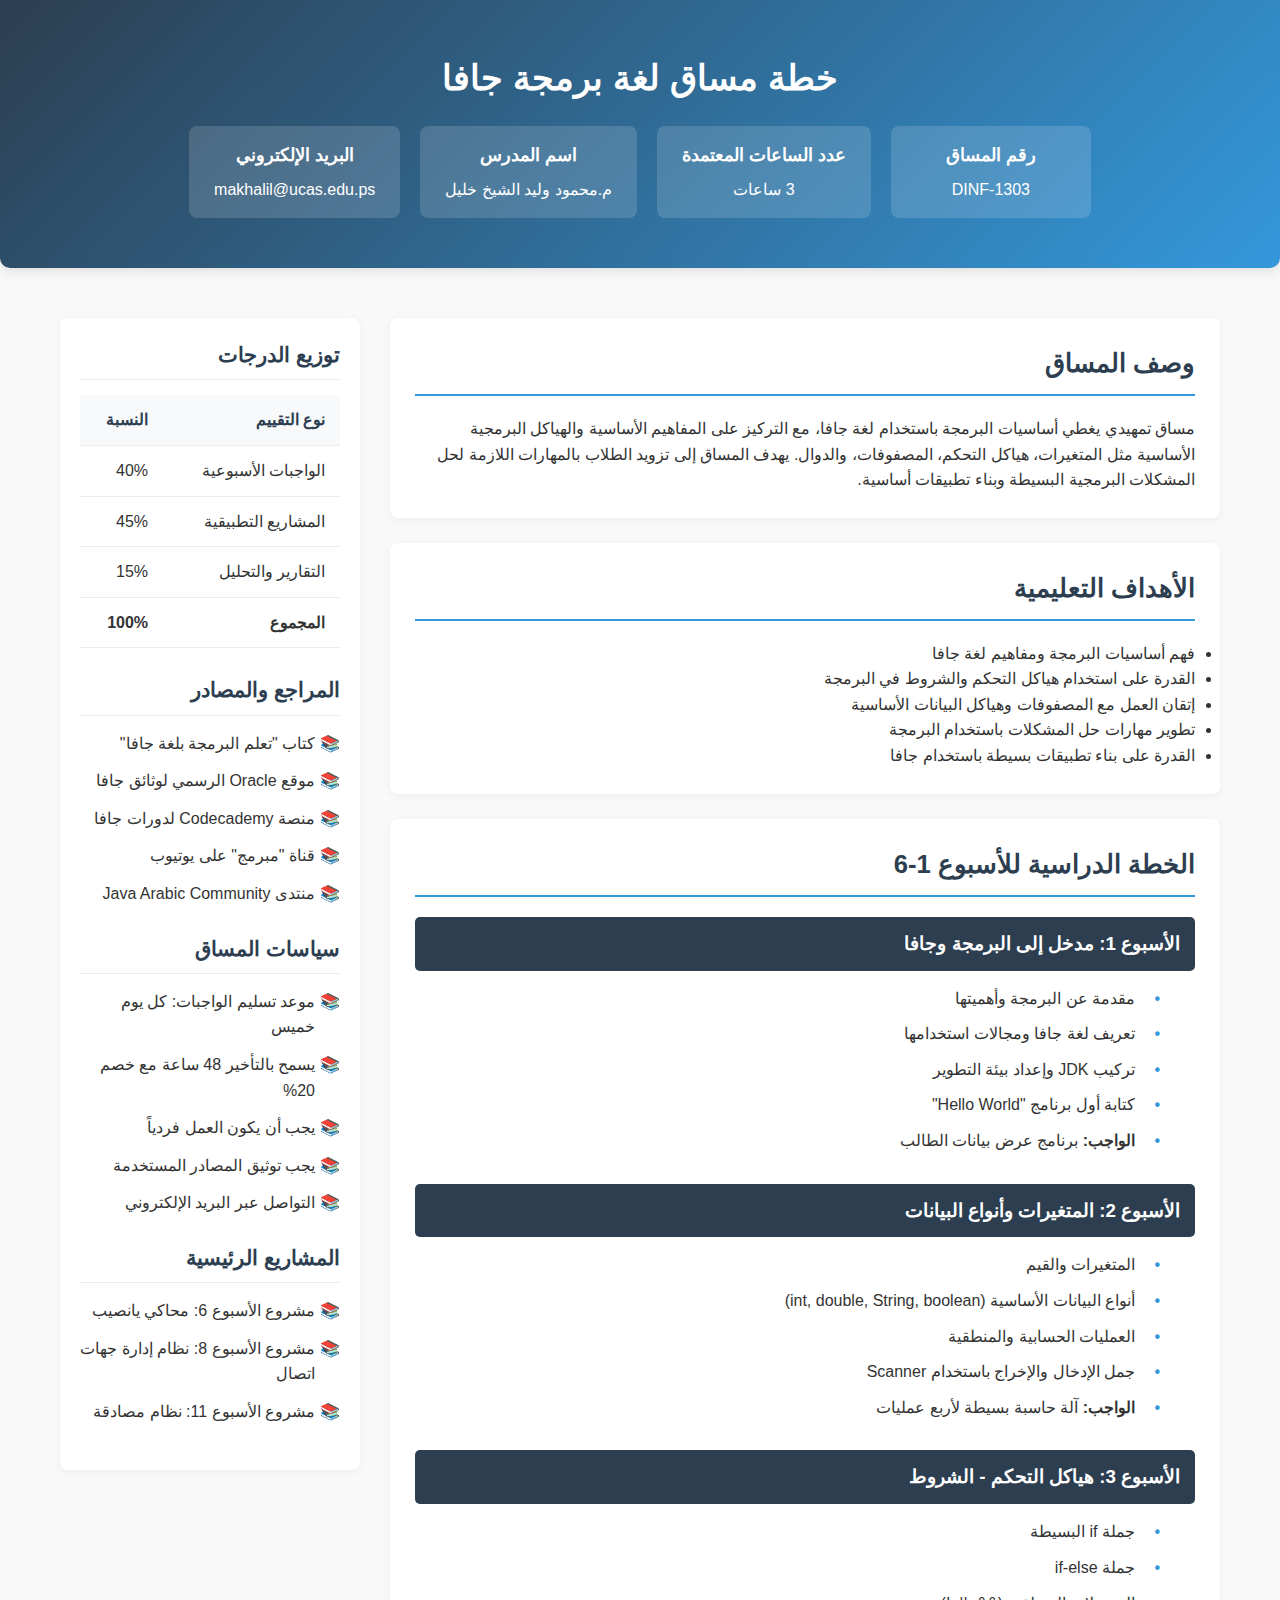
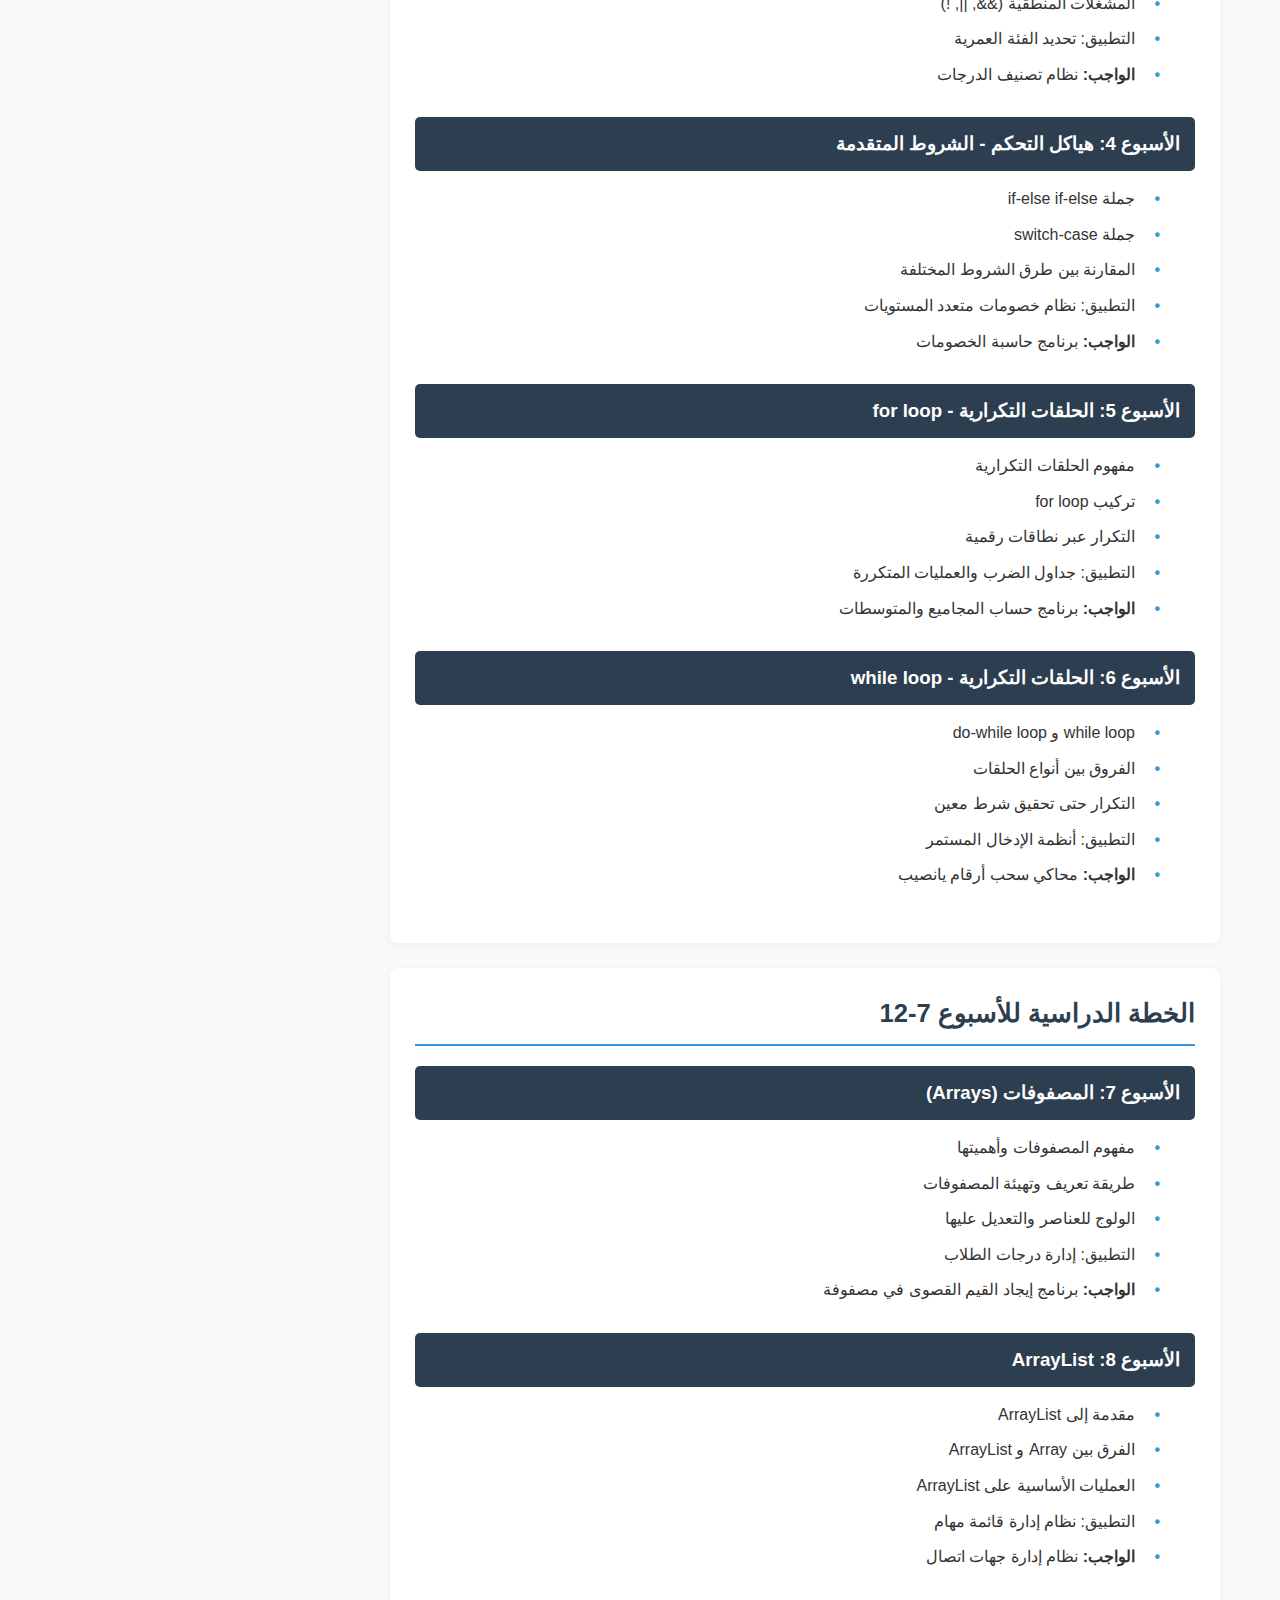
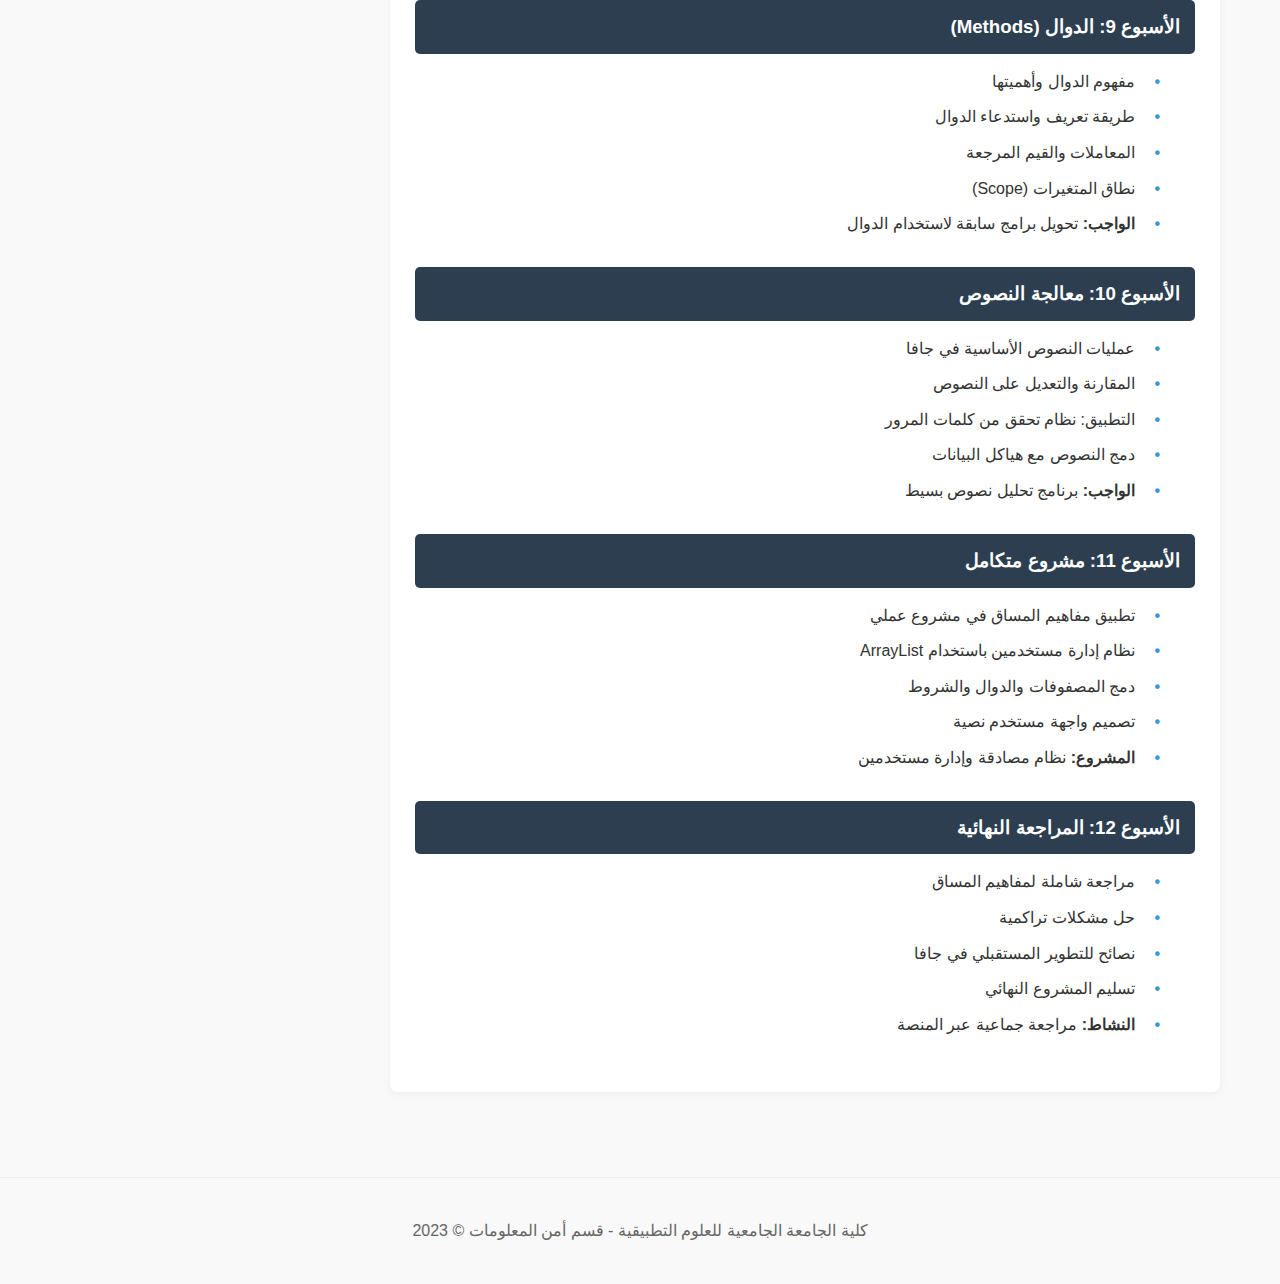
<file: course_plan.html>
<!DOCTYPE html>
<html lang="ar" dir="rtl">
<head>
    <meta charset="UTF-8">
    <meta name="viewport" content="width=device-width, initial-scale=1.0">
    <title>خطة مساق لغة برمجة جافا - DINF-1303</title>
    <style>
        :root {
            --primary-color: #2c3e50;
            --secondary-color: #3498db;
            --accent-color: #e74c3c;
            --light-color: #ecf0f1;
            --text-color: #333;
        }
        
        * {
            margin: 0;
            padding: 0;
            box-sizing: border-box;
            font-family: 'Segoe UI', Tahoma, Geneva, Verdana, sans-serif;
        }
        
        body {
            background-color: #f9f9f9;
            color: var(--text-color);
            line-height: 1.6;
        }
        
        .container {
            max-width: 1200px;
            margin: 0 auto;
            padding: 20px;
        }
        
        header {
            background: linear-gradient(135deg, var(--primary-color), var(--secondary-color));
            color: white;
            padding: 30px 0;
            text-align: center;
            border-radius: 0 0 10px 10px;
            box-shadow: 0 4px 12px rgba(0, 0, 0, 0.1);
        }
        
        header h1 {
            font-size: 2.2rem;
            margin-bottom: 10px;
        }
        
        .course-info {
            display: flex;
            justify-content: center;
            flex-wrap: wrap;
            gap: 20px;
            margin-top: 20px;
        }
        
        .info-card {
            background-color: rgba(255, 255, 255, 0.15);
            padding: 15px 25px;
            border-radius: 8px;
            text-align: center;
            min-width: 200px;
        }
        
        .info-card h3 {
            margin-bottom: 8px;
            font-size: 1.1rem;
        }
        
        .main-content {
            display: grid;
            grid-template-columns: 1fr 300px;
            gap: 30px;
            margin-top: 30px;
        }
        
        .content-section {
            background-color: white;
            padding: 25px;
            border-radius: 8px;
            box-shadow: 0 2px 10px rgba(0, 0, 0, 0.05);
            margin-bottom: 25px;
        }
        
        .content-section h2 {
            color: var(--primary-color);
            border-bottom: 2px solid var(--secondary-color);
            padding-bottom: 10px;
            margin-bottom: 20px;
            font-size: 1.6rem;
        }
        
        .week-plan {
            margin-bottom: 30px;
        }
        
        .week-header {
            background-color: var(--primary-color);
            color: white;
            padding: 12px 15px;
            border-radius: 5px;
            margin-bottom: 15px;
            display: flex;
            justify-content: space-between;
            align-items: center;
        }
        
        .week-content {
            padding: 0 15px;
        }
        
        .week-content ul {
            list-style-type: none;
            padding-right: 20px;
        }
        
        .week-content li {
            margin-bottom: 10px;
            position: relative;
            padding-right: 25px;
        }
        
        .week-content li:before {
            content: "•";
            color: var(--secondary-color);
            font-weight: bold;
            position: absolute;
            right: 0;
        }
        
        .sidebar {
            background-color: white;
            padding: 20px;
            border-radius: 8px;
            box-shadow: 0 2px 10px rgba(0, 0, 0, 0.05);
            height: fit-content;
        }
        
        .sidebar-section {
            margin-bottom: 25px;
        }
        
        .sidebar-section h3 {
            color: var(--primary-color);
            border-bottom: 1px solid #eee;
            padding-bottom: 8px;
            margin-bottom: 15px;
            font-size: 1.3rem;
        }
        
        .grading-table {
            width: 100%;
            border-collapse: collapse;
        }
        
        .grading-table th, .grading-table td {
            padding: 12px 15px;
            text-align: right;
            border-bottom: 1px solid #eee;
        }
        
        .grading-table th {
            background-color: #f8f9fa;
            color: var(--primary-color);
        }
        
        .resources-list {
            list-style-type: none;
        }
        
        .resources-list li {
            margin-bottom: 12px;
            padding-right: 25px;
            position: relative;
        }
        
        .resources-list li:before {
            content: "📚";
            position: absolute;
            right: 0;
        }
        
        footer {
            text-align: center;
            margin-top: 40px;
            padding: 20px;
            color: #666;
            border-top: 1px solid #eee;
        }
        
        @media (max-width: 768px) {
            .main-content {
                grid-template-columns: 1fr;
            }
            
            .course-info {
                flex-direction: column;
                align-items: center;
            }
            
            .info-card {
                width: 100%;
                max-width: 300px;
            }
        }
    </style>
</head>
<body>
    <header>
        <div class="container">
            <h1>خطة مساق لغة برمجة جافا</h1>
            <div class="course-info">
                <div class="info-card">
                    <h3>رقم المساق</h3>
                    <p>DINF-1303</p>
                </div>
                <div class="info-card">
                    <h3>عدد الساعات المعتمدة</h3>
                    <p>3 ساعات</p>
                </div>
                <div class="info-card">
                    <h3>اسم المدرس</h3>
                    <p>م.محمود وليد الشيخ خليل</p>
                </div>
                <div class="info-card">
                    <h3>البريد الإلكتروني</h3>
                    <p>makhalil@ucas.edu.ps</p>
                </div>
            </div>
        </div>
    </header>

    <div class="container">
        <div class="main-content">
            <div class="content-column">
                <section class="content-section">
                    <h2>وصف المساق</h2>
                    <p>مساق تمهيدي يغطي أساسيات البرمجة باستخدام لغة جافا، مع التركيز على المفاهيم الأساسية والهياكل البرمجية الأساسية مثل المتغيرات، هياكل التحكم، المصفوفات، والدوال. يهدف المساق إلى تزويد الطلاب بالمهارات اللازمة لحل المشكلات البرمجية البسيطة وبناء تطبيقات أساسية.</p>
                </section>

                <section class="content-section">
                    <h2>الأهداف التعليمية</h2>
                    <ul>
                        <li>فهم أساسيات البرمجة ومفاهيم لغة جافا</li>
                        <li>القدرة على استخدام هياكل التحكم والشروط في البرمجة</li>
                        <li>إتقان العمل مع المصفوفات وهياكل البيانات الأساسية</li>
                        <li>تطوير مهارات حل المشكلات باستخدام البرمجة</li>
                        <li>القدرة على بناء تطبيقات بسيطة باستخدام جافا</li>
                    </ul>
                </section>

                <section class="content-section">
                    <h2>الخطة الدراسية للأسبوع 1-6</h2>
                    
                    <div class="week-plan">
                        <div class="week-header">
                            <h3>الأسبوع 1: مدخل إلى البرمجة وجافا</h3>
                        </div>
                        <div class="week-content">
                            <ul>
                                <li>مقدمة عن البرمجة وأهميتها</li>
                                <li>تعريف لغة جافا ومجالات استخدامها</li>
                                <li>تركيب JDK وإعداد بيئة التطوير</li>
                                <li>كتابة أول برنامج "Hello World"</li>
                                <li><strong>الواجب:</strong> برنامج عرض بيانات الطالب</li>
                            </ul>
                        </div>
                    </div>
                    
                    <div class="week-plan">
                        <div class="week-header">
                            <h3>الأسبوع 2: المتغيرات وأنواع البيانات</h3>
                        </div>
                        <div class="week-content">
                            <ul>
                                <li>المتغيرات والقيم</li>
                                <li>أنواع البيانات الأساسية (int, double, String, boolean)</li>
                                <li>العمليات الحسابية والمنطقية</li>
                                <li>جمل الإدخال والإخراج باستخدام Scanner</li>
                                <li><strong>الواجب:</strong> آلة حاسبة بسيطة لأربع عمليات</li>
                            </ul>
                        </div>
                    </div>
                    
                    <div class="week-plan">
                        <div class="week-header">
                            <h3>الأسبوع 3: هياكل التحكم - الشروط</h3>
                        </div>
                        <div class="week-content">
                            <ul>
                                <li>جملة if البسيطة</li>
                                <li>جملة if-else</li>
                                <li>المشغلات المنطقية (&&, ||, !)</li>
                                <li>التطبيق: تحديد الفئة العمرية</li>
                                <li><strong>الواجب:</strong> نظام تصنيف الدرجات</li>
                            </ul>
                        </div>
                    </div>
                    
                    <div class="week-plan">
                        <div class="week-header">
                            <h3>الأسبوع 4: هياكل التحكم - الشروط المتقدمة</h3>
                        </div>
                        <div class="week-content">
                            <ul>
                                <li>جملة if-else if-else</li>
                                <li>جملة switch-case</li>
                                <li>المقارنة بين طرق الشروط المختلفة</li>
                                <li>التطبيق: نظام خصومات متعدد المستويات</li>
                                <li><strong>الواجب:</strong> برنامج حاسبة الخصومات</li>
                            </ul>
                        </div>
                    </div>
                    
                    <div class="week-plan">
                        <div class="week-header">
                            <h3>الأسبوع 5: الحلقات التكرارية - for loop</h3>
                        </div>
                        <div class="week-content">
                            <ul>
                                <li>مفهوم الحلقات التكرارية</li>
                                <li>تركيب for loop</li>
                                <li>التكرار عبر نطاقات رقمية</li>
                                <li>التطبيق: جداول الضرب والعمليات المتكررة</li>
                                <li><strong>الواجب:</strong> برنامج حساب المجاميع والمتوسطات</li>
                            </ul>
                        </div>
                    </div>
                    
                    <div class="week-plan">
                        <div class="week-header">
                            <h3>الأسبوع 6: الحلقات التكرارية - while loop</h3>
                        </div>
                        <div class="week-content">
                            <ul>
                                <li>while loop و do-while loop</li>
                                <li>الفروق بين أنواع الحلقات</li>
                                <li>التكرار حتى تحقيق شرط معين</li>
                                <li>التطبيق: أنظمة الإدخال المستمر</li>
                                <li><strong>الواجب:</strong> محاكي سحب أرقام يانصيب</li>
                            </ul>
                        </div>
                    </div>
                </section>
                
                <section class="content-section">
                    <h2>الخطة الدراسية للأسبوع 7-12</h2>
                    
                    <div class="week-plan">
                        <div class="week-header">
                            <h3>الأسبوع 7: المصفوفات (Arrays)</h3>
                        </div>
                        <div class="week-content">
                            <ul>
                                <li>مفهوم المصفوفات وأهميتها</li>
                                <li>طريقة تعريف وتهيئة المصفوفات</li>
                                <li>الولوج للعناصر والتعديل عليها</li>
                                <li>التطبيق: إدارة درجات الطلاب</li>
                                <li><strong>الواجب:</strong> برنامج إيجاد القيم القصوى في مصفوفة</li>
                            </ul>
                        </div>
                    </div>
                    
                    <div class="week-plan">
                        <div class="week-header">
                            <h3>الأسبوع 8: ArrayList</h3>
                        </div>
                        <div class="week-content">
                            <ul>
                                <li>مقدمة إلى ArrayList</li>
                                <li>الفرق بين Array و ArrayList</li>
                                <li>العمليات الأساسية على ArrayList</li>
                                <li>التطبيق: نظام إدارة قائمة مهام</li>
                                <li><strong>الواجب:</strong> نظام إدارة جهات اتصال</li>
                            </ul>
                        </div>
                    </div>
                    
                    <div class="week-plan">
                        <div class="week-header">
                            <h3>الأسبوع 9: الدوال (Methods)</h3>
                        </div>
                        <div class="week-content">
                            <ul>
                                <li>مفهوم الدوال وأهميتها</li>
                                <li>طريقة تعريف واستدعاء الدوال</li>
                                <li>المعاملات والقيم المرجعة</li>
                                <li>نطاق المتغيرات (Scope)</li>
                                <li><strong>الواجب:</strong> تحويل برامج سابقة لاستخدام الدوال</li>
                            </ul>
                        </div>
                    </div>
                    
                    <div class="week-plan">
                        <div class="week-header">
                            <h3>الأسبوع 10: معالجة النصوص</h3>
                        </div>
                        <div class="week-content">
                            <ul>
                                <li>عمليات النصوص الأساسية في جافا</li>
                                <li>المقارنة والتعديل على النصوص</li>
                                <li>التطبيق: نظام تحقق من كلمات المرور</li>
                                <li>دمج النصوص مع هياكل البيانات</li>
                                <li><strong>الواجب:</strong> برنامج تحليل نصوص بسيط</li>
                            </ul>
                        </div>
                    </div>
                    
                    <div class="week-plan">
                        <div class="week-header">
                            <h3>الأسبوع 11: مشروع متكامل</h3>
                        </div>
                        <div class="week-content">
                            <ul>
                                <li>تطبيق مفاهيم المساق في مشروع عملي</li>
                                <li>نظام إدارة مستخدمين باستخدام ArrayList</li>
                                <li>دمج المصفوفات والدوال والشروط</li>
                                <li>تصميم واجهة مستخدم نصية</li>
                                <li><strong>المشروع:</strong> نظام مصادقة وإدارة مستخدمين</li>
                            </ul>
                        </div>
                    </div>
                    
                    <div class="week-plan">
                        <div class="week-header">
                            <h3>الأسبوع 12: المراجعة النهائية</h3>
                        </div>
                        <div class="week-content">
                            <ul>
                                <li>مراجعة شاملة لمفاهيم المساق</li>
                                <li>حل مشكلات تراكمية</li>
                                <li>نصائح للتطوير المستقبلي في جافا</li>
                                <li>تسليم المشروع النهائي</li>
                                <li><strong>النشاط:</strong> مراجعة جماعية عبر المنصة</li>
                            </ul>
                        </div>
                    </div>
                </section>
            </div>
            
            <div class="sidebar">
                <section class="sidebar-section">
                    <h3>توزيع الدرجات</h3>
                    <table class="grading-table">
                        <tr>
                            <th>نوع التقييم</th>
                            <th>النسبة</th>
                        </tr>
                        <tr>
                            <td>الواجبات الأسبوعية</td>
                            <td>40%</td>
                        </tr>
                        <tr>
                            <td>المشاريع التطبيقية</td>
                            <td>45%</td>
                        </tr>
                        <tr>
                            <td>التقارير والتحليل</td>
                            <td>15%</td>
                        </tr>
                        <tr>
                            <td><strong>المجموع</strong></td>
                            <td><strong>100%</strong></td>
                        </tr>
                    </table>
                </section>
                
                <section class="sidebar-section">
                    <h3>المراجع والمصادر</h3>
                    <ul class="resources-list">
                        <li>كتاب "تعلم البرمجة بلغة جافا"</li>
                        <li>موقع Oracle الرسمي لوثائق جافا</li>
                        <li>منصة Codecademy لدورات جافا</li>
                        <li>قناة "مبرمج" على يوتيوب</li>
                        <li>منتدى Java Arabic Community</li>
                    </ul>
                </section>
                
                <section class="sidebar-section">
                    <h3>سياسات المساق</h3>
                    <ul class="resources-list">
                        <li>موعد تسليم الواجبات: كل يوم خميس</li>
                        <li>يسمح بالتأخير 48 ساعة مع خصم 20%</li>
                        <li>يجب أن يكون العمل فردياً</li>
                        <li>يجب توثيق المصادر المستخدمة</li>
                        <li>التواصل عبر البريد الإلكتروني</li>
                    </ul>
                </section>
                
                <section class="sidebar-section">
                    <h3>المشاريع الرئيسية</h3>
                    <ul class="resources-list">
                        <li>مشروع الأسبوع 6: محاكي يانصيب</li>
                        <li>مشروع الأسبوع 8: نظام إدارة جهات اتصال</li>
                        <li>مشروع الأسبوع 11: نظام مصادقة</li>
                    </ul>
                </section>
            </div>
        </div>
    </div>

    <footer>
        <div class="container">
            <p>كلية الجامعة الجامعية للعلوم التطبيقية - قسم أمن المعلومات &copy; 2023</p>
        </div>
    </footer>
</body>
</html>
</file>
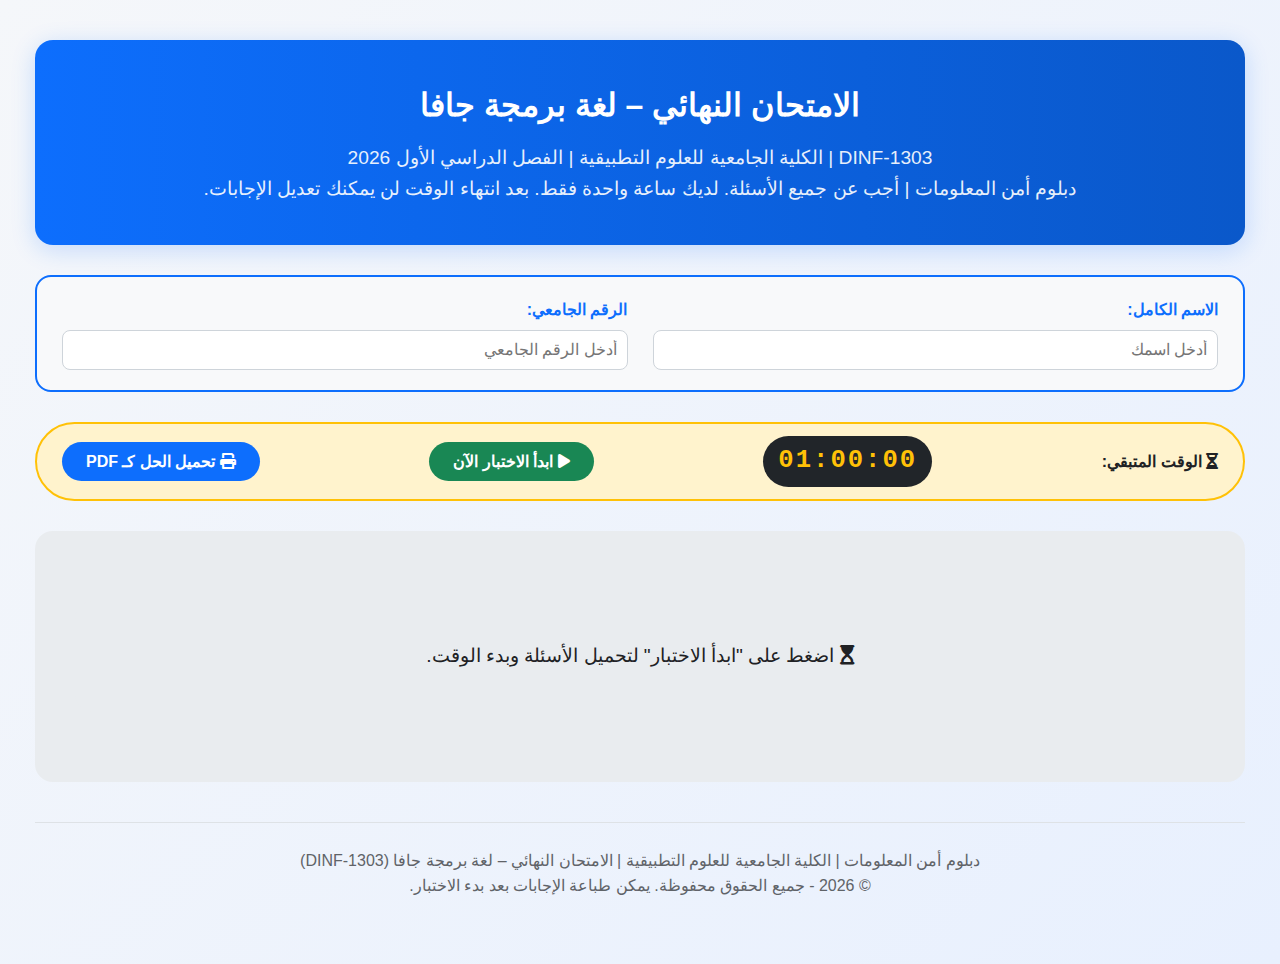
<file: Exam.html>
<!DOCTYPE html>
<html lang="ar" dir="rtl">
<head>
    <meta charset="UTF-8">
    <meta name="viewport" content="width=device-width, initial-scale=1.0">
    <title>الامتحان النهائي – لغة برمجة جافا | دبلوم أمن المعلومات</title>
    <link rel="stylesheet" href="https://cdnjs.cloudflare.com/ajax/libs/font-awesome/6.0.0/css/all.min.css">
    <style>
        * { margin: 0; padding: 0; box-sizing: border-box; }
        body {
            font-family: 'Segoe UI', 'Tajawal', 'Roboto', sans-serif;
            background: linear-gradient(135deg, #f5f7fa 0%, #e8f0fe 100%);
            color: #202124;
            line-height: 1.6;
            direction: rtl;
        }
        .container { max-width: 1300px; margin: 0 auto; padding: 40px 35px; }
        .project-header {
            background: linear-gradient(90deg, #0d6efd 0%, #0a58ca 100%);
            color: white;
            padding: 40px 35px;
            border-radius: 18px;
            margin-bottom: 30px;
            text-align: center;
            box-shadow: 0 5px 25px rgba(13,110,253,0.2);
        }
        .project-header h1 { font-size: 2rem; margin-bottom: 12px; }
        .project-header p { font-size: 1.2rem; opacity: 0.9; }
        .main-card {
            background: white;
            border-radius: 18px;
            margin-bottom: 30px;
            box-shadow: 0 4px 20px rgba(0,0,0,0.08);
            overflow: hidden;
            border: 1px solid #e9ecef;
        }
        .card-header {
            background: #0d6efd;
            color: white;
            padding: 18px 25px;
            font-size: 1.3rem;
            font-weight: 600;
        }
        .card-header h2 { margin: 0; font-size: 1.5rem; }
        .card-body { padding: 25px 30px; }
        .question {
            background: #f8f9fa;
            border-right: 5px solid #198754;
            padding: 20px;
            margin: 25px 0;
            border-radius: 12px;
            direction: ltr;
            text-align: left;
        }
        .question p {
            font-weight: 600;
            margin-bottom: 12px;
            font-size: 1.05rem;
            direction: ltr;
            text-align: left;
        }
        .radio-group {
            display: flex;
            gap: 25px;
            margin-top: 12px;
            flex-wrap: wrap;
            direction: ltr;
            justify-content: flex-start;
        }
        .radio-group label {
            display: flex;
            align-items: center;
            gap: 8px;
            cursor: pointer;
            direction: ltr;
        }
        .matching-row {
            margin-bottom: 20px;
            padding: 12px;
            background: #ffffff;
            border-radius: 10px;
            border: 1px solid #dee2e6;
            display: flex;
            align-items: center;
            flex-wrap: wrap;
            gap: 15px;
            direction: ltr;
            text-align: left;
        }
        .matching-row strong {
            min-width: 180px;
            font-weight: 600;
            direction: ltr;
        }
        select {
            padding: 8px 12px;
            border-radius: 8px;
            border: 1px solid #ced4da;
            font-size: 0.95rem;
            background: white;
            font-family: inherit;
            flex: 1;
            min-width: 200px;
            direction: ltr;
        }
        .print-value { display: none; }
        .timer-bar {
            background: #fff3cd;
            border: 2px solid #ffc107;
            border-radius: 50px;
            padding: 12px 25px;
            margin-bottom: 25px;
            display: flex;
            justify-content: space-between;
            align-items: center;
            flex-wrap: wrap;
            gap: 15px;
            font-weight: bold;
        }
        .timer {
            font-size: 1.6rem;
            font-family: monospace;
            background: #212529;
            color: #ffc107;
            padding: 5px 15px;
            border-radius: 40px;
            letter-spacing: 2px;
        }
        .btn {
            border: none;
            padding: 10px 24px;
            border-radius: 40px;
            font-weight: bold;
            cursor: pointer;
            transition: 0.2s;
            font-size: 1rem;
        }
        .btn-primary { background: #0d6efd; color: white; }
        .btn-primary:hover { background: #0b5ed7; transform: translateY(-2px); }
        .btn-success { background: #198754; color: white; }
        .student-info-card {
            background: #f8f9fa;
            border: 2px solid #0d6efd;
            border-radius: 16px;
            padding: 20px 25px;
            margin-bottom: 30px;
            display: flex;
            gap: 25px;
            flex-wrap: wrap;
        }
        .student-info-card .info-item { flex: 1; min-width: 200px; }
        .student-info-card label { font-weight: bold; display: block; margin-bottom: 8px; color: #0d6efd; }
        .student-info-card input {
            width: 100%;
            padding: 10px;
            border: 1px solid #ced4da;
            border-radius: 8px;
            font-size: 1rem;
        }
        footer { text-align: center; margin-top: 40px; padding: 25px; border-top: 1px solid #dee2e6; color: #5f6368; }
        .loading { text-align: center; padding: 50px; font-size: 1.5rem; color: #0d6efd; }
        .info-message {
            background: #e9ecef;
            padding: 40px;
            text-align: center;
            border-radius: 18px;
            font-size: 1.2rem;
            margin: 30px 0;
        }
        @media print {
            .btn, .timer-bar, .student-info-card input, select, input[type="radio"], .no-print { display: none !important; }
            .print-value { display: inline-block !important; background: transparent; border-bottom: 1px solid #000; padding: 2px 8px; margin-right: 8px; font-weight: normal; }
            .matching-row .print-value { display: inline-block !important; }
            .main-card, .question { break-inside: avoid; page-break-inside: avoid; }
            body { background: white; }
            .container { padding: 10px; }
            .student-info-card { border: 1px solid #aaa; background: #fff; }
            .question, .question p, .radio-group, .matching-row, select {
                direction: ltr !important;
                text-align: left !important;
            }
        }
        .button-group { display: flex; gap: 15px; justify-content: center; margin-top: 30px; flex-wrap: wrap; }
    </style>
</head>
<body>
<div class="container">
    <div class="project-header">
        <h1>الامتحان النهائي – لغة برمجة جافا</h1>
        <p>DINF-1303 | الكلية الجامعية للعلوم التطبيقية | الفصل الدراسي الأول 2026</p>
        <p>دبلوم أمن المعلومات | أجب عن جميع الأسئلة. لديك ساعة واحدة فقط. بعد انتهاء الوقت لن يمكنك تعديل الإجابات.</p>
    </div>

    <div class="student-info-card">
        <div class="info-item">
            <label>الاسم الكامل:</label>
            <input type="text" id="studentName" placeholder="أدخل اسمك">
            <span class="print-value" data-for="studentName"></span>
        </div>
        <div class="info-item">
            <label>الرقم الجامعي:</label>
            <input type="text" id="studentId" placeholder="أدخل الرقم الجامعي" inputmode="numeric" pattern="\d*" 
                   oninput="this.value = this.value.replace(/[^0-9]/g, '')">
            <span class="print-value" data-for="studentId"></span>
        </div>
    </div>

    <div class="timer-bar">
        <div><i class="fas fa-hourglass-half"></i> الوقت المتبقي:</div>
        <div class="timer" id="timerDisplay">01:00:00</div>
        <button id="startExamBtn" class="btn btn-success"><i class="fas fa-play"></i> ابدأ الاختبار الآن</button>
        <button id="printPdfBtnTop" class="btn btn-primary" disabled><i class="fas fa-print"></i> تحميل الحل كـ PDF</button>
    </div>

    <div id="examContainer" class="info-message">
        <i class="fas fa-hourglass-start"></i> اضغط على "ابدأ الاختبار" لتحميل الأسئلة وبدء الوقت.
    </div>

    <footer>
        <p>دبلوم أمن المعلومات | الكلية الجامعية للعلوم التطبيقية | الامتحان النهائي – لغة برمجة جافا (DINF-1303)</p>
        <p>© 2026 - جميع الحقوق محفوظة. يمكن طباعة الإجابات بعد بدء الاختبار.</p>
    </footer>
</div>

<script>
    let examActive = false;
    let timerInterval = null;
    let endTime = null;
    let examBuilt = false;

    function disableAllInputs(disabled) {
        const inputs = document.querySelectorAll('#examContainer input:not(#studentName):not(#studentId), #examContainer select');
        inputs.forEach(el => disabled ? el.setAttribute('disabled', 'disabled') : el.removeAttribute('disabled'));
    }

    function lockStudentInfo(lock) {
        const nameField = document.getElementById('studentName');
        const idField = document.getElementById('studentId');
        if (lock) {
            nameField.setAttribute('disabled', 'disabled');
            idField.setAttribute('disabled', 'disabled');
        } else {
            nameField.removeAttribute('disabled');
            idField.removeAttribute('disabled');
        }
    }

    function updateTimerDisplay() {
        if (!endTime) {
            document.getElementById('timerDisplay').innerText = "01:00:00";
            return;
        }
        const remaining = Math.max(0, endTime - Date.now());
        const hours = Math.floor(remaining / 3600000);
        const minutes = Math.floor((remaining % 3600000) / 60000);
        const seconds = Math.floor((remaining % 60000) / 1000);
        document.getElementById('timerDisplay').innerText = `${hours.toString().padStart(2,'0')}:${minutes.toString().padStart(2,'0')}:${seconds.toString().padStart(2,'0')}`;
    }

    function startTimer(durationSeconds = 3600) {
        const startTime = Date.now();
        endTime = startTime + durationSeconds * 1000;
        updateTimerDisplay();
        if (timerInterval) clearInterval(timerInterval);
        timerInterval = setInterval(() => {
            const now = Date.now();
            const remaining = Math.max(0, endTime - now);
            if (remaining <= 0) {
                clearInterval(timerInterval);
                disableAllInputs(true);
                alert("انتهى الوقت! لا يمكنك تعديل الإجابات بعد الآن. يمكنك تحميل الحل كـ PDF.");
                examActive = false;
                localStorage.removeItem('examStartTime');
                document.getElementById('startExamBtn').disabled = true;
                document.getElementById('printPdfBtnTop').disabled = false;
                if (window.bottomPrintBtn) window.bottomPrintBtn.disabled = false;
            }
            updateTimerDisplay();
        }, 1000);
    }

    function restoreTimerIfNeeded() {
        const savedStart = localStorage.getItem('examStartTime');
        if (savedStart) {
            const start = parseInt(savedStart, 10);
            const now = Date.now();
            const elapsed = now - start;
            const duration = 3600000;
            if (elapsed < duration) {
                examActive = true;
                endTime = start + duration;
                updateTimerDisplay();
                if (timerInterval) clearInterval(timerInterval);
                timerInterval = setInterval(() => {
                    const remaining = Math.max(0, endTime - Date.now());
                    if (remaining <= 0) {
                        clearInterval(timerInterval);
                        disableAllInputs(true);
                        alert("انتهى الوقت! لا يمكن تعديل الإجابات.");
                        examActive = false;
                        localStorage.removeItem('examStartTime');
                        document.getElementById('startExamBtn').disabled = true;
                        document.getElementById('printPdfBtnTop').disabled = false;
                        if (window.bottomPrintBtn) window.bottomPrintBtn.disabled = false;
                    }
                    updateTimerDisplay();
                }, 1000);
                disableAllInputs(false);
                lockStudentInfo(true);
                document.getElementById('startExamBtn').disabled = true;
                document.getElementById('printPdfBtnTop').disabled = false;
                if (window.bottomPrintBtn) window.bottomPrintBtn.disabled = false;
                return true;
            } else {
                localStorage.removeItem('examStartTime');
                document.getElementById('startExamBtn').disabled = false;
                document.getElementById('printPdfBtnTop').disabled = true;
                if (window.bottomPrintBtn) window.bottomPrintBtn.disabled = true;
            }
        } else {
            document.getElementById('startExamBtn').disabled = false;
            document.getElementById('printPdfBtnTop').disabled = true;
            if (window.bottomPrintBtn) window.bottomPrintBtn.disabled = true;
        }
        return false;
    }

    function bindStudentInfoPrint() {
        const nameInput = document.getElementById('studentName');
        const idInput = document.getElementById('studentId');
        const nameSpan = document.querySelector('.print-value[data-for="studentName"]');
        const idSpan = document.querySelector('.print-value[data-for="studentId"]');
        if (nameInput && nameSpan) {
            nameInput.addEventListener('input', () => { nameSpan.innerText = nameInput.value; });
            nameSpan.innerText = nameInput.value;
        }
        if (idInput && idSpan) {
            idInput.addEventListener('input', () => { idSpan.innerText = idInput.value; });
            idSpan.innerText = idInput.value;
        }
    }

    async function buildExamFromXML() {
        const container = document.getElementById('examContainer');
        container.innerHTML = '<div class="loading"><i class="fas fa-spinner fa-pulse"></i> جاري تحميل الأسئلة من final.xml ...</div>';
        try {
            const response = await fetch('final.xml');
            if (!response.ok) throw new Error(`HTTP ${response.status}`);
            const xmlText = await response.text();
            const parser = new DOMParser();
            const xmlDoc = parser.parseFromString(xmlText, 'text/xml');
            const questions = xmlDoc.querySelectorAll('question');
            if (questions.length === 0) throw new Error('لا توجد أسئلة في الملف');

            container.innerHTML = '';
            let tfCounter = 0, mcCounter = 0, matchCounter = 0;

            for (let q of questions) {
                const type = q.getAttribute('type');
                const questionTextElem = q.querySelector('questiontext text');
                let questionText = questionTextElem ? questionTextElem.textContent : 'سؤال بدون نص';
                questionText = questionText.replace(/<!\[CDATA\[(.*)\]\]>/g, '$1');

                const card = document.createElement('div');
                card.className = 'main-card';

                let headerTitle = '';
                if (type === 'truefalse') headerTitle = `سؤال صح/خطأ ${++tfCounter}`;
                else if (type === 'multichoice') headerTitle = `اختيار من متعدد ${++mcCounter}`;
                else if (type === 'matching') headerTitle = `سؤال مزاوجة ${++matchCounter}`;
                else continue;

                const header = document.createElement('div');
                header.className = 'card-header';
                header.innerHTML = `<h2>${headerTitle}</h2>`;
                card.appendChild(header);

                const body = document.createElement('div');
                body.className = 'card-body';
                const questionDiv = document.createElement('div');
                questionDiv.className = 'question';
                questionDiv.innerHTML = `<p>${questionText}</p>`;

                if (type === 'truefalse') {
                    const radioGroup = document.createElement('div');
                    radioGroup.className = 'radio-group';
                    const nameAttr = `tf_${tfCounter}`;
                    radioGroup.innerHTML = `
                        <label><input type="radio" name="${nameAttr}" value="True" id="${nameAttr}_true"> True</label>
                        <label><input type="radio" name="${nameAttr}" value="False" id="${nameAttr}_false"> False</label>
                    `;
                    const printSpan = document.createElement('span');
                    printSpan.className = 'print-value';
                    printSpan.id = `${nameAttr}_print`;
                    printSpan.setAttribute('data-for', nameAttr);
                    radioGroup.querySelectorAll('input').forEach(radio => {
                        radio.addEventListener('change', () => { if (radio.checked) printSpan.innerText = radio.value; });
                    });
                    questionDiv.appendChild(radioGroup);
                    questionDiv.appendChild(printSpan);
                }
                else if (type === 'multichoice') {
                    const answers = q.querySelectorAll('answer');
                    const answerItems = [];
                    answers.forEach(ans => {
                        let txt = ans.querySelector('text')?.textContent || '';
                        txt = txt.replace(/<!\[CDATA\[(.*)\]\]>/g, '$1');
                        answerItems.push({ text: txt });
                    });
                    const nameAttr = `mc_${mcCounter}`;
                    const radioGroup = document.createElement('div');
                    radioGroup.className = 'radio-group';
                    answerItems.forEach((item, idx) => {
                        const id = `${nameAttr}_${idx}`;
                        const label = document.createElement('label');
                        label.innerHTML = `<input type="radio" name="${nameAttr}" value="${item.text.replace(/"/g, '&quot;')}" id="${id}"> ${item.text}`;
                        radioGroup.appendChild(label);
                    });
                    const printSpan = document.createElement('span');
                    printSpan.className = 'print-value';
                    printSpan.id = `${nameAttr}_print`;
                    printSpan.setAttribute('data-for', nameAttr);
                    radioGroup.querySelectorAll('input').forEach(radio => {
                        radio.addEventListener('change', () => { if (radio.checked) printSpan.innerText = radio.value; });
                    });
                    questionDiv.appendChild(radioGroup);
                    questionDiv.appendChild(printSpan);
                }
                else if (type === 'matching') {
                    const subquestions = q.querySelectorAll('subquestion');
                    const allAnswers = [];
                    subquestions.forEach(sq => {
                        const ansElem = sq.querySelector('answer text');
                        if (ansElem) {
                            let ans = ansElem.textContent;
                            ans = ans.replace(/<!\[CDATA\[(.*)\]\]>/g, '$1');
                            if (!allAnswers.includes(ans)) allAnswers.push(ans);
                        }
                    });
                    const matchDiv = document.createElement('div');
                    matchDiv.className = 'matching-container';
                    subquestions.forEach((sq, idx) => {
                        let subText = sq.querySelector('text')?.textContent || 'فرع غير معرف';
                        subText = subText.replace(/<!\[CDATA\[(.*)\]\]>/g, '$1');
                        const selectId = `match_${matchCounter}_${idx}`;
                        const row = document.createElement('div');
                        row.className = 'matching-row';
                        row.innerHTML = `<strong>${subText}</strong>`;
                        const select = document.createElement('select');
                        select.id = selectId;
                        const defaultOption = document.createElement('option');
                        defaultOption.value = '';
                        defaultOption.textContent = '-- اختر الإجابة --';
                        select.appendChild(defaultOption);
                        allAnswers.forEach(ans => {
                            const opt = document.createElement('option');
                            opt.value = ans;
                            opt.textContent = ans;
                            select.appendChild(opt);
                        });
                        const printSpan = document.createElement('span');
                        printSpan.className = 'print-value';
                        printSpan.id = `${selectId}_print`;
                        printSpan.setAttribute('data-for', selectId);
                        select.addEventListener('change', () => { printSpan.innerText = select.value; });
                        row.appendChild(select);
                        row.appendChild(printSpan);
                        matchDiv.appendChild(row);
                    });
                    questionDiv.appendChild(matchDiv);
                }

                body.appendChild(questionDiv);
                card.appendChild(body);
                container.appendChild(card);
            }

            // إضافة زر الطباعة السفلي
            const bottomPrintDiv = document.createElement('div');
            bottomPrintDiv.className = 'button-group no-print';
            bottomPrintDiv.innerHTML = `<button id="printPdfBtnBottomDynamic" class="btn btn-primary" disabled><i class="fas fa-print"></i> تحميل الحل كـ PDF</button>`;
            container.appendChild(bottomPrintDiv);
            const bottomBtn = document.getElementById('printPdfBtnBottomDynamic');
            if (bottomBtn) {
                bottomBtn.disabled = true;
                bottomBtn.addEventListener('click', () => { if (examActive) window.print(); else alert("لا يمكن طباعة الحل قبل بدء الاختبار."); });
                window.bottomPrintBtn = bottomBtn;
            }

            examBuilt = true;
            return true;
        } catch (err) {
            console.error(err);
            container.innerHTML = `<div class="info-message" style="color:red;"><i class="fas fa-exclamation-triangle"></i> فشل تحميل الأسئلة: ${err.message}<br>تأكد من وجود ملف final.xml في نفس المجلد وأن الصفحة تعمل عبر خادم HTTP (مثل Live Server).</div>`;
            return false;
        }
    }

    async function startExam() {
        if (examActive) return;
        if (!examBuilt) {
            const success = await buildExamFromXML();
            if (!success) return;
        }
        lockStudentInfo(true);
        disableAllInputs(false);
        startTimer(3600);
        examActive = true;
        document.getElementById('startExamBtn').disabled = true;
        document.getElementById('printPdfBtnTop').disabled = false;
        if (window.bottomPrintBtn) window.bottomPrintBtn.disabled = false;
        localStorage.setItem('examStartTime', Date.now());
    }

    window.onload = async () => {
        bindStudentInfoPrint();
        const alreadyActive = restoreTimerIfNeeded();
        if (alreadyActive) {
            await buildExamFromXML();
            lockStudentInfo(true);
            disableAllInputs(false);
            examActive = true;
            document.getElementById('startExamBtn').disabled = true;
            document.getElementById('printPdfBtnTop').disabled = false;
            if (window.bottomPrintBtn) window.bottomPrintBtn.disabled = false;
        } else {
            document.getElementById('examContainer').innerHTML = '<div class="info-message"><i class="fas fa-hourglass-start"></i> اضغط على "ابدأ الاختبار" لتحميل الأسئلة وبدء الوقت.</div>';
            examBuilt = false;
        }
        document.getElementById('startExamBtn').addEventListener('click', startExam);
        document.getElementById('printPdfBtnTop').addEventListener('click', () => {
            if (examActive) window.print();
            else alert("لا يمكن طباعة الحل قبل بدء الاختبار.");
        });
    };
</script>
</body>
</html>
</file>
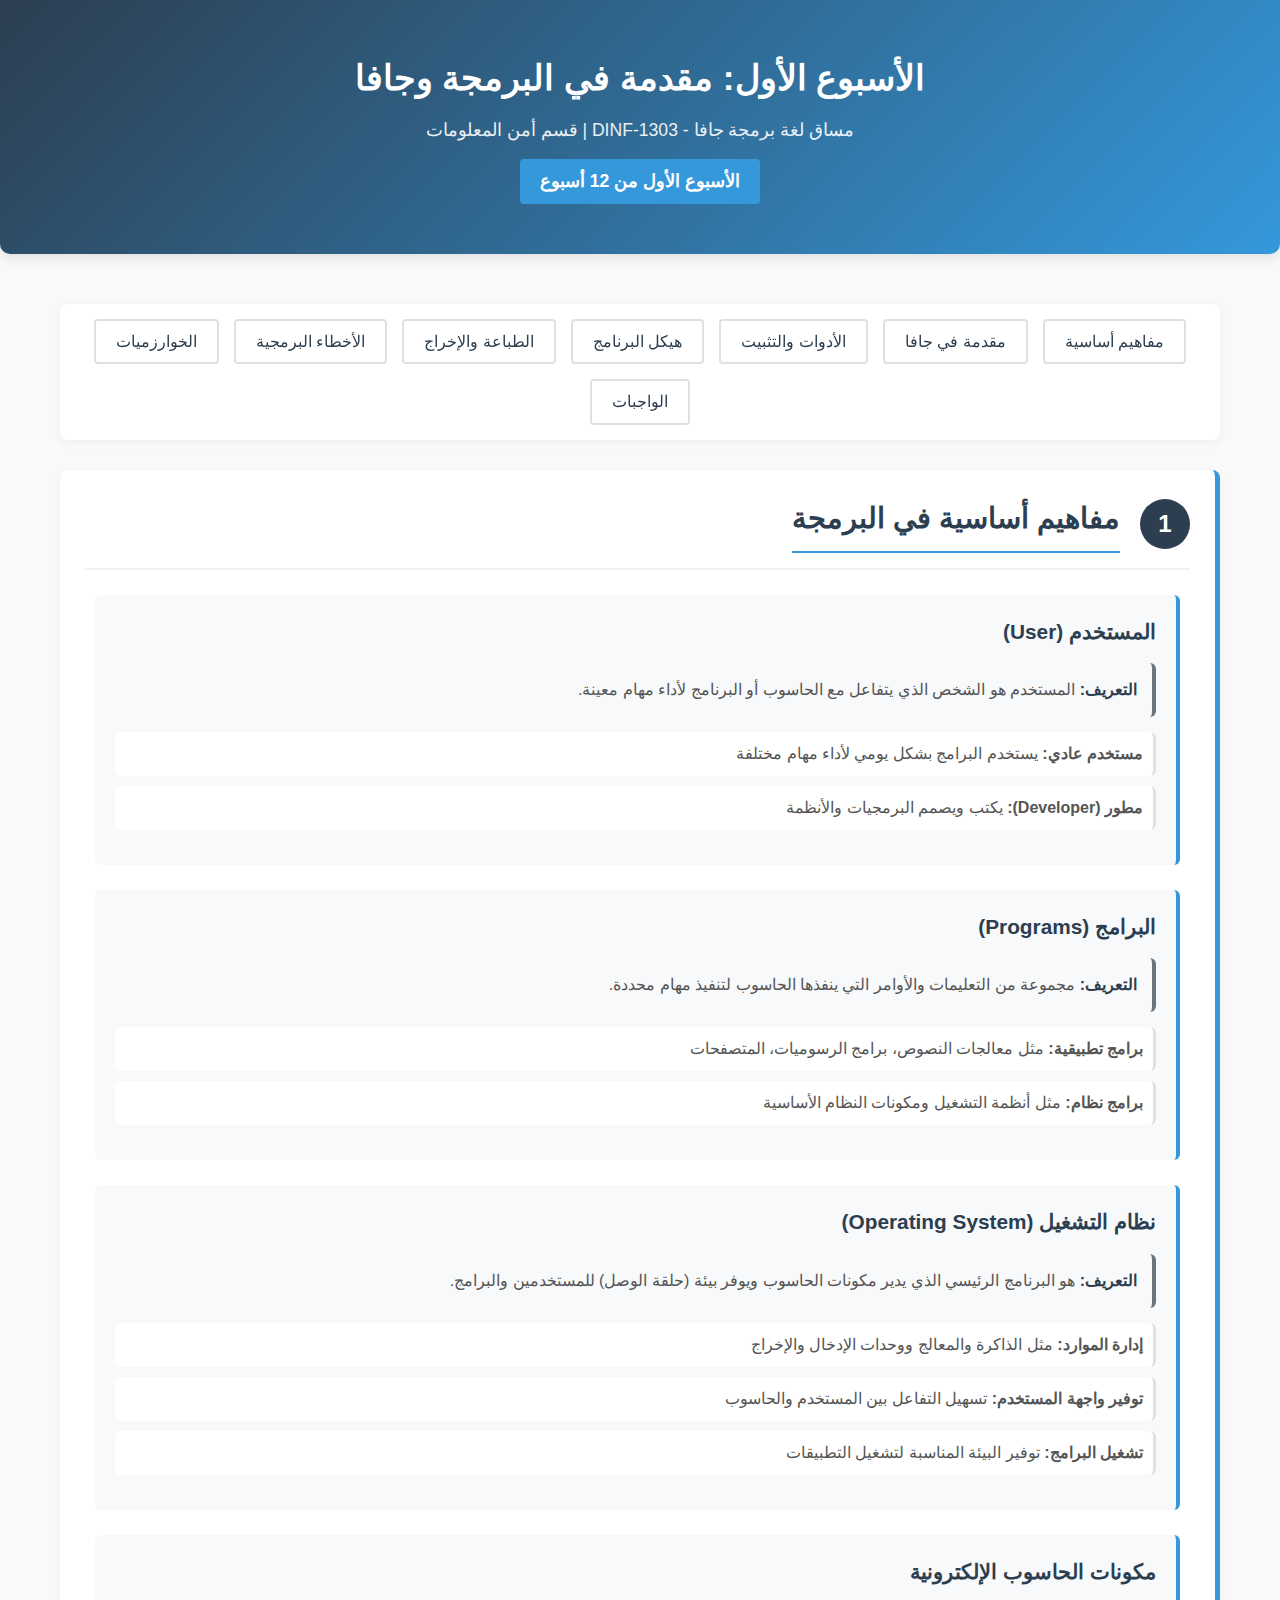
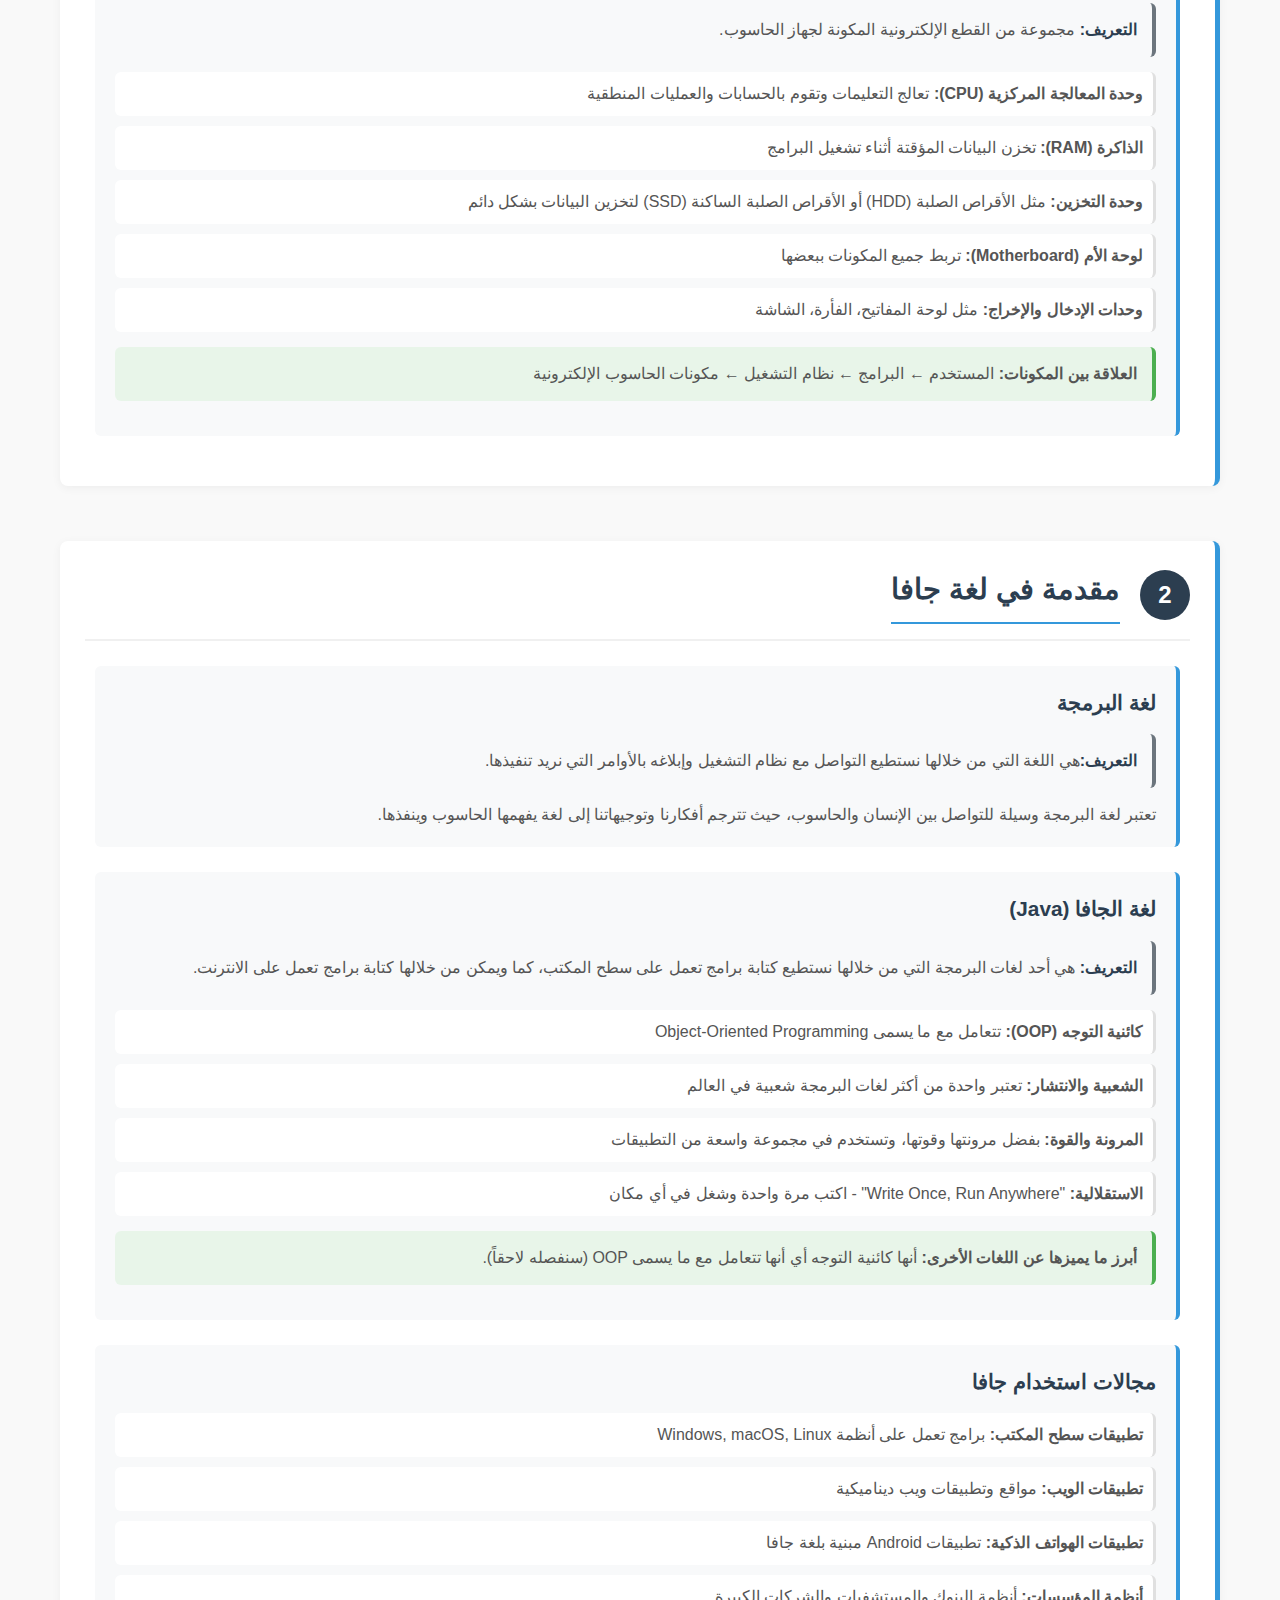
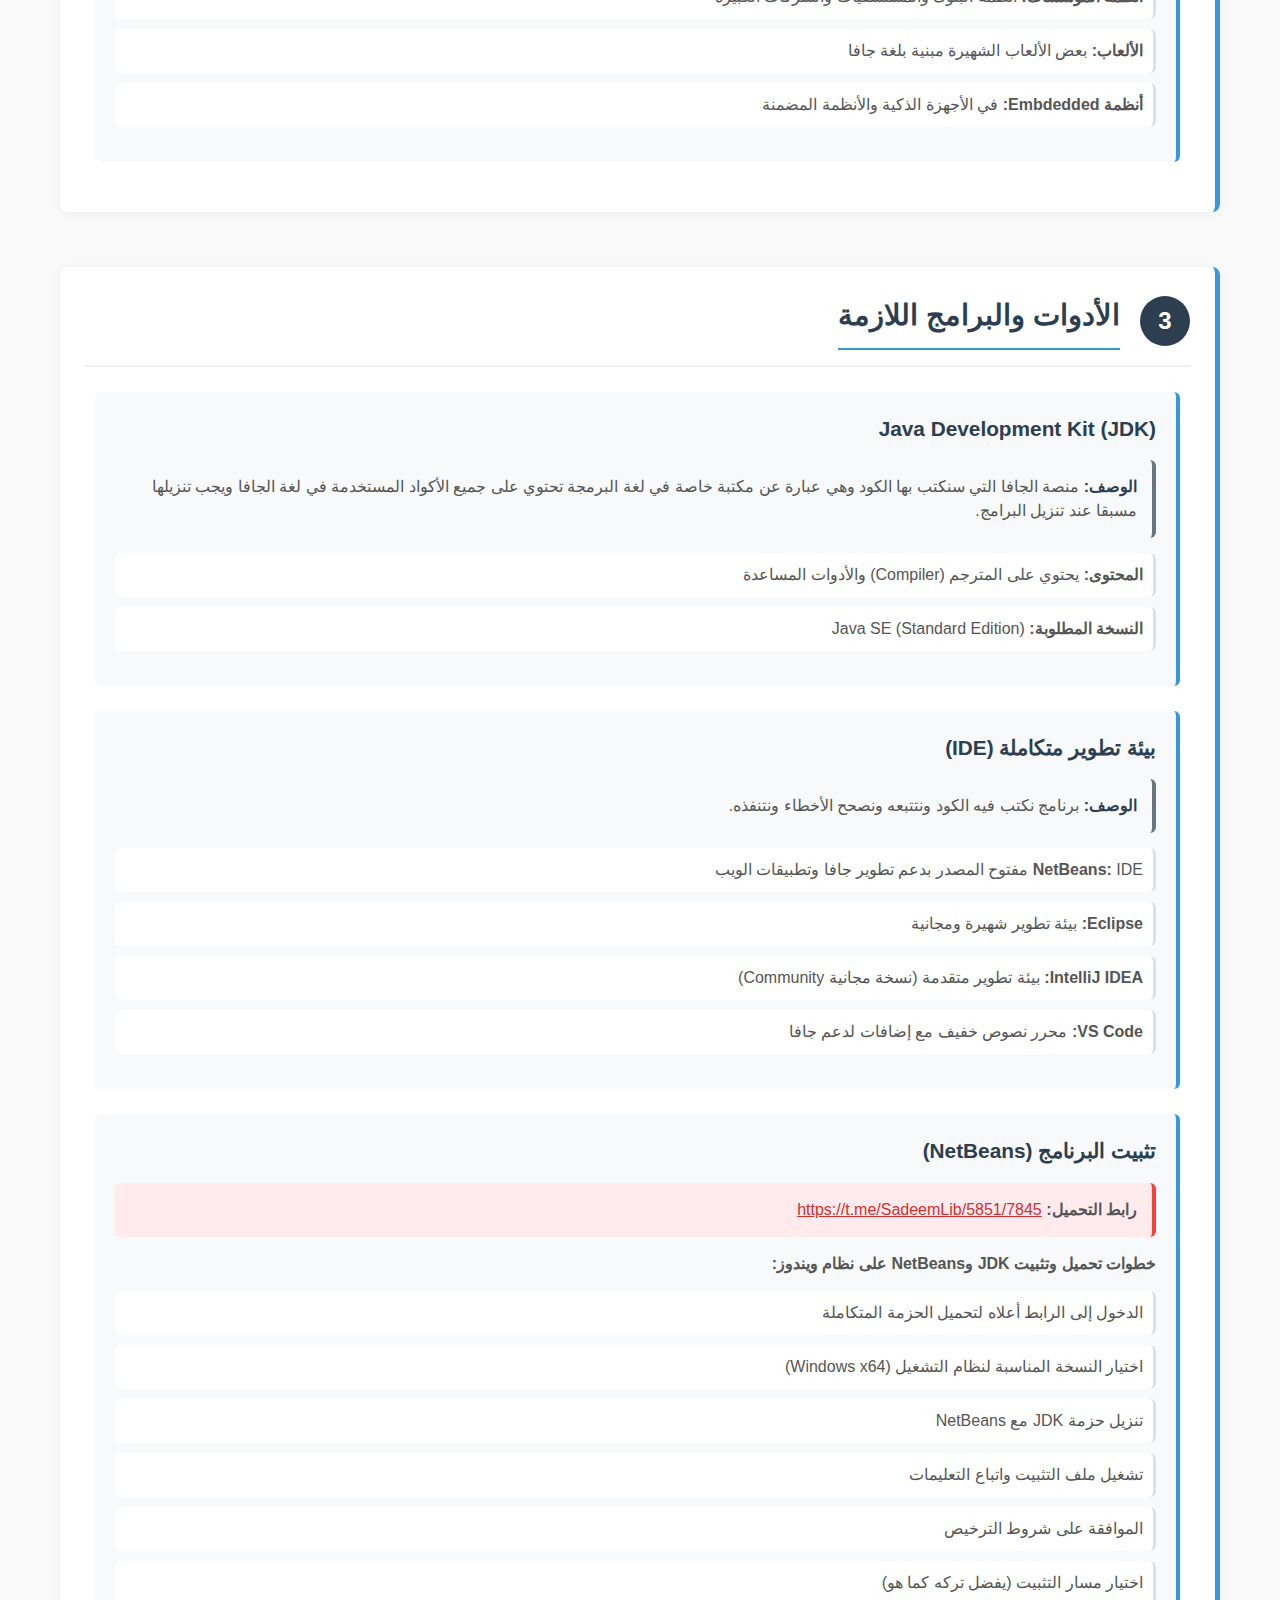
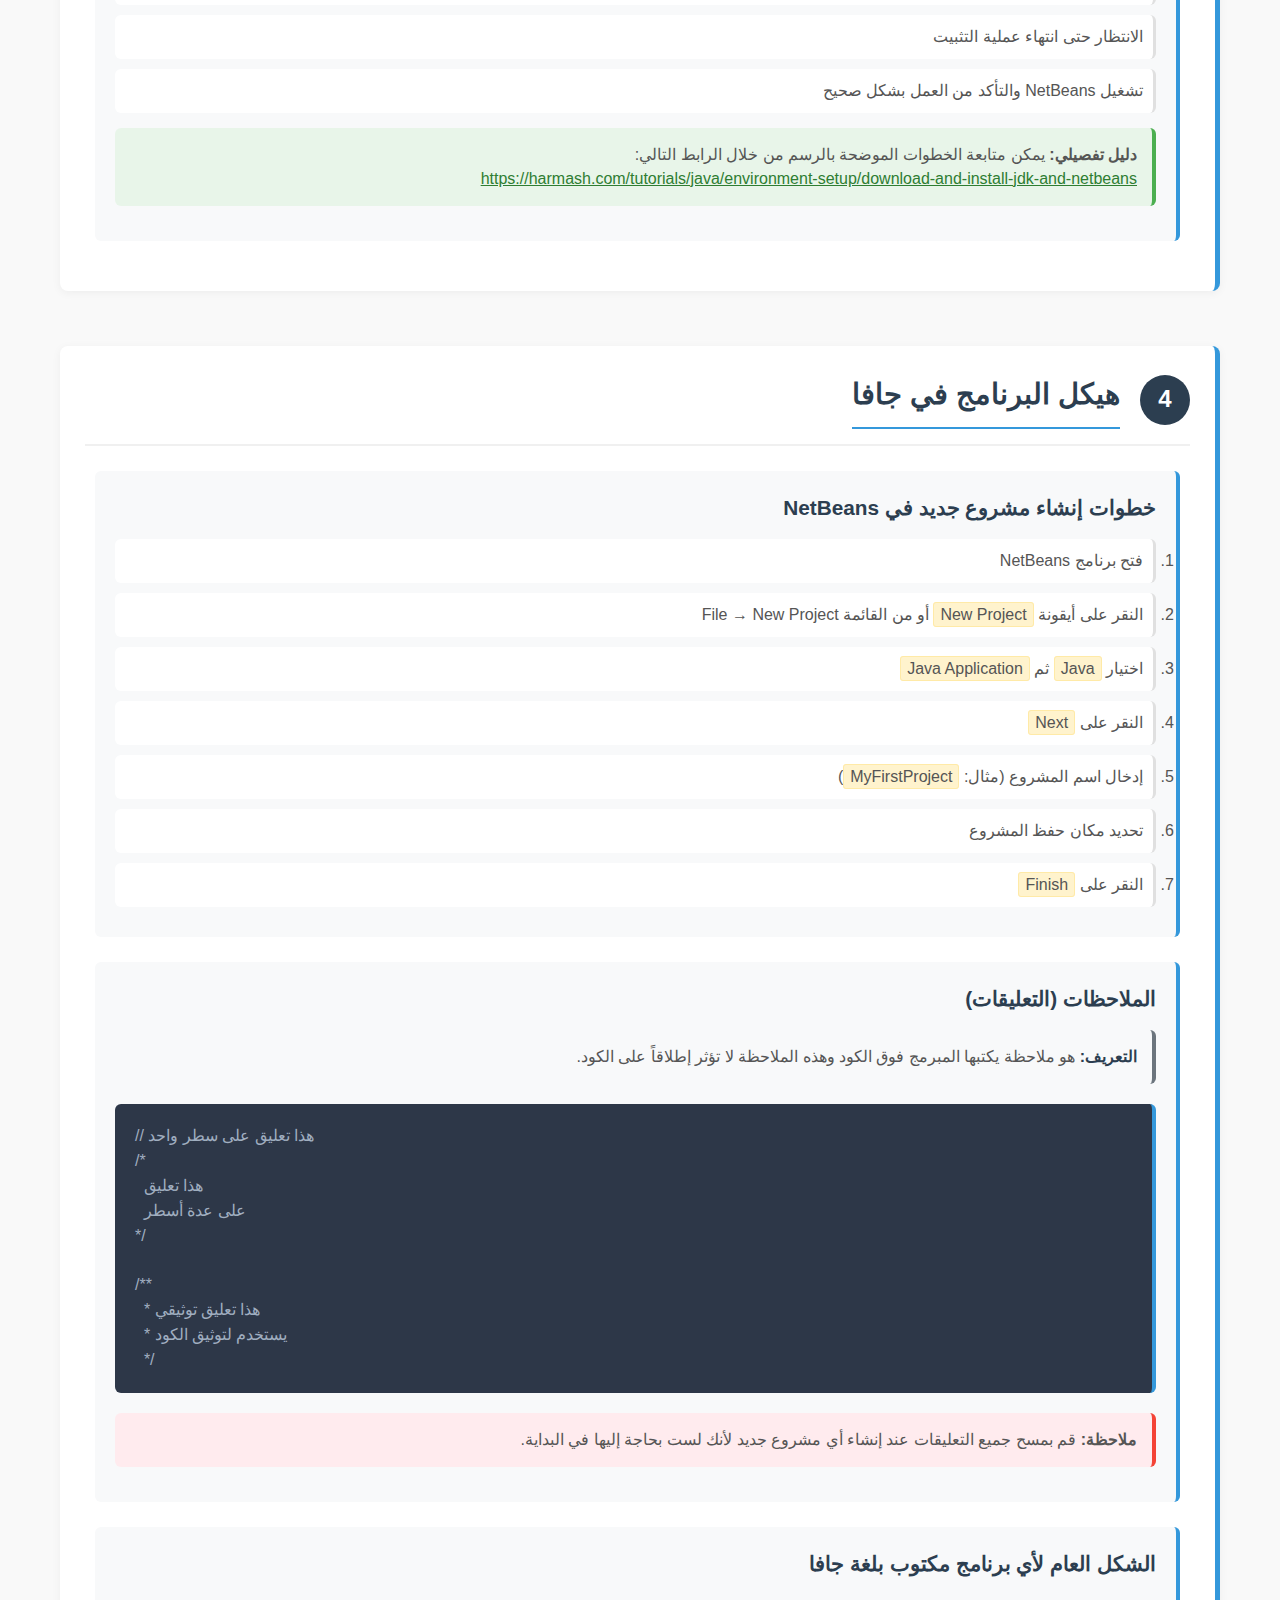
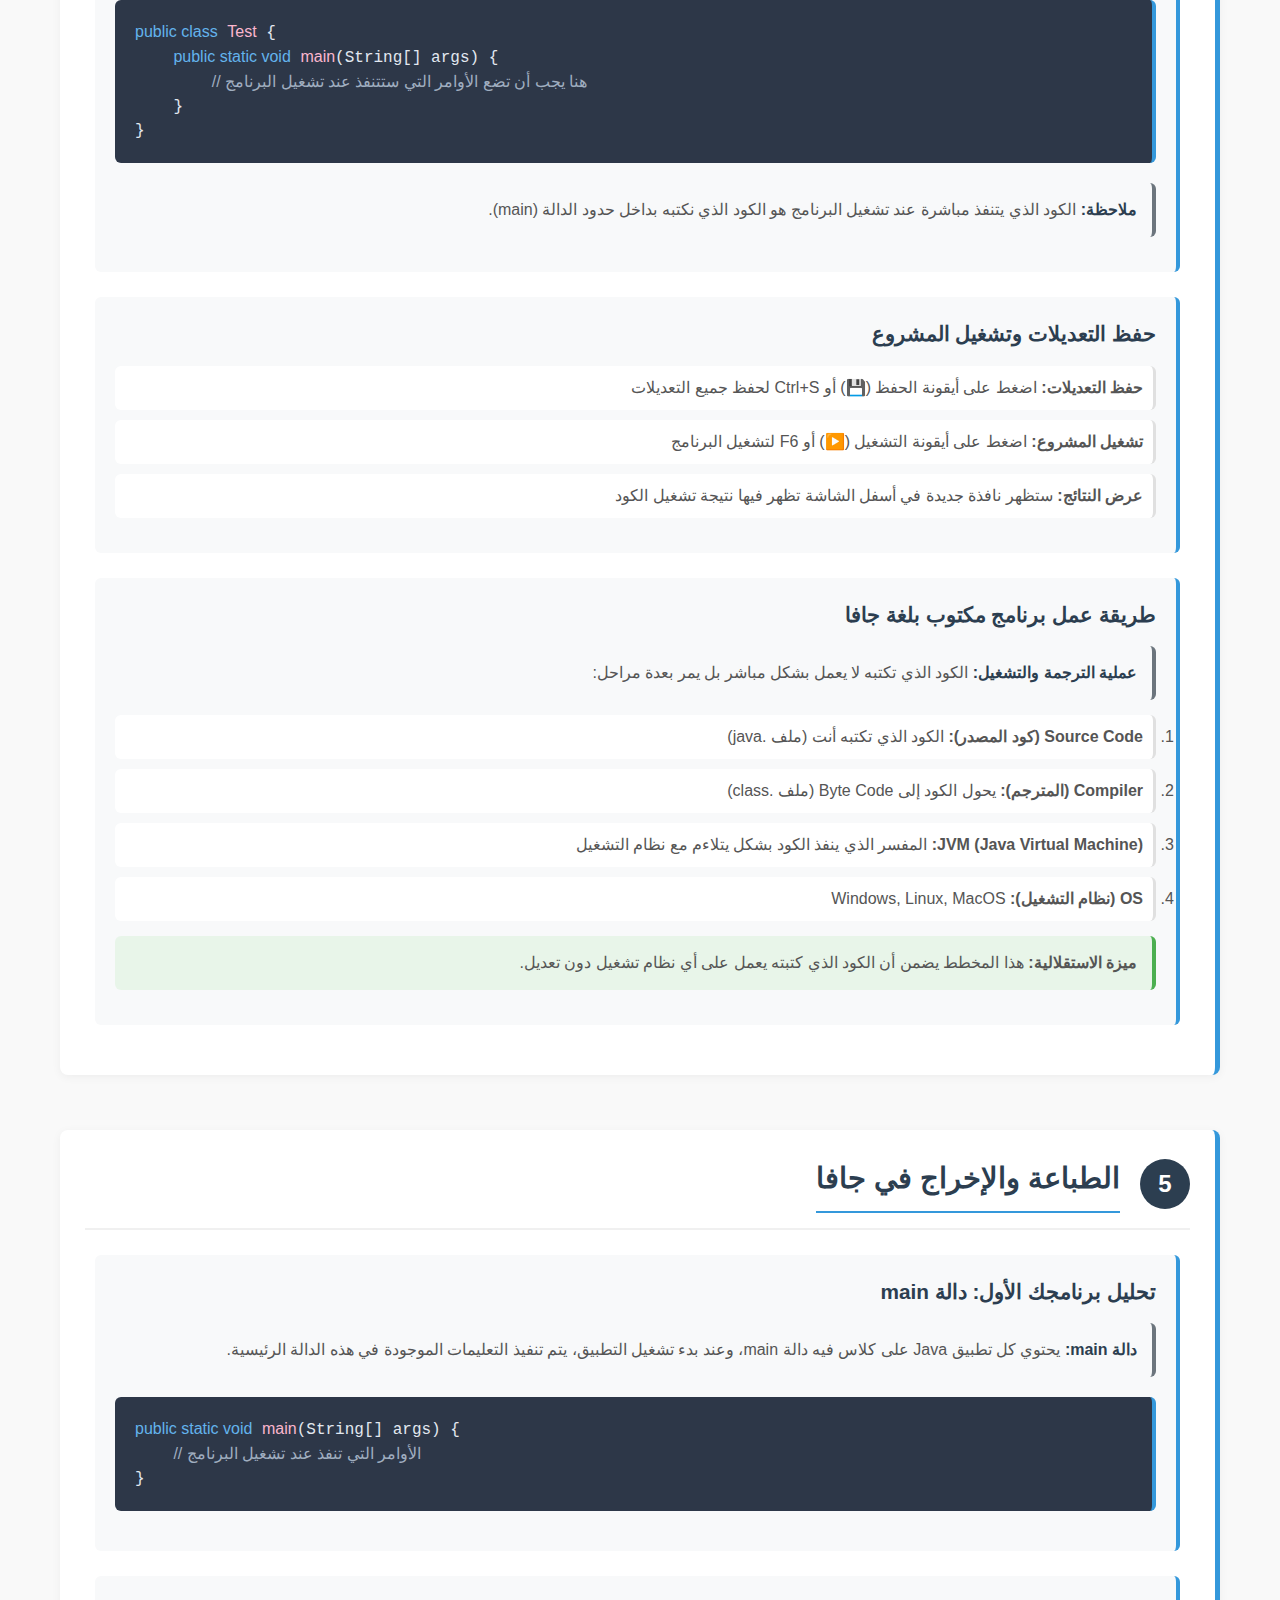
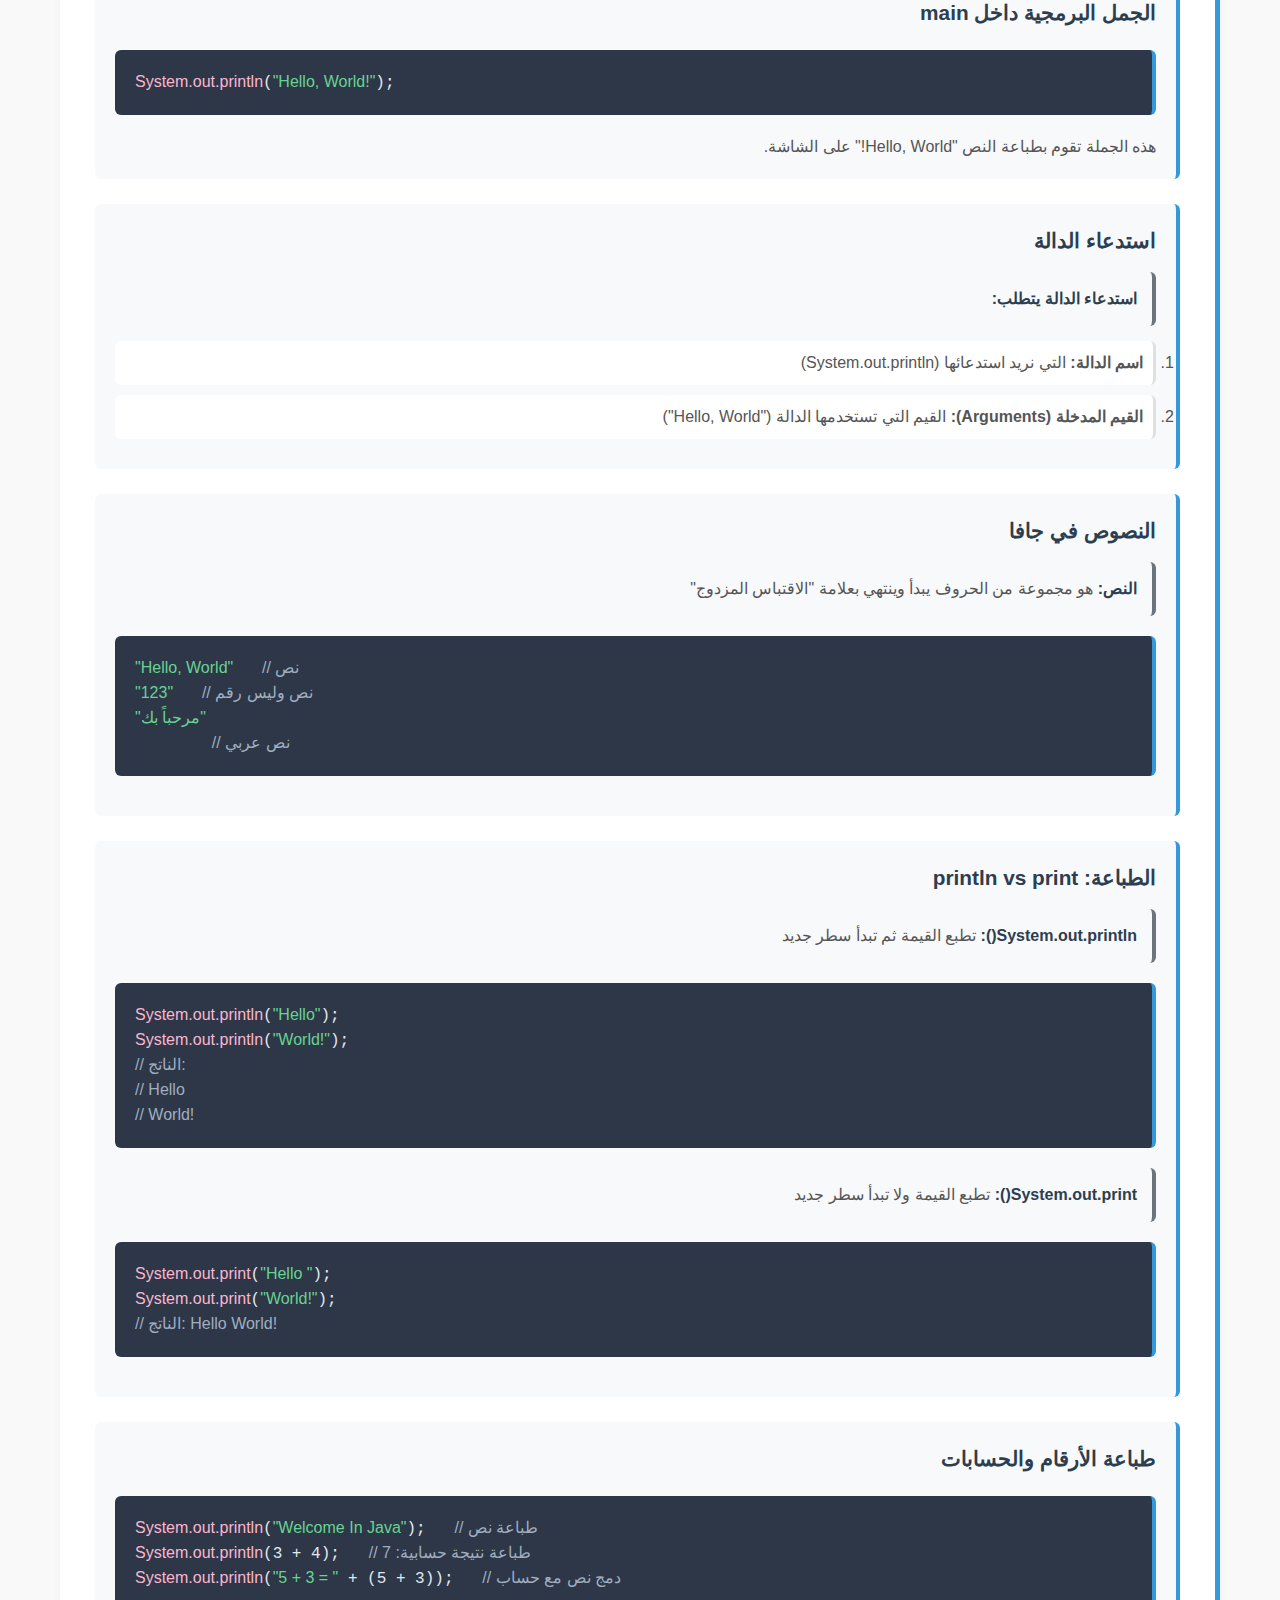
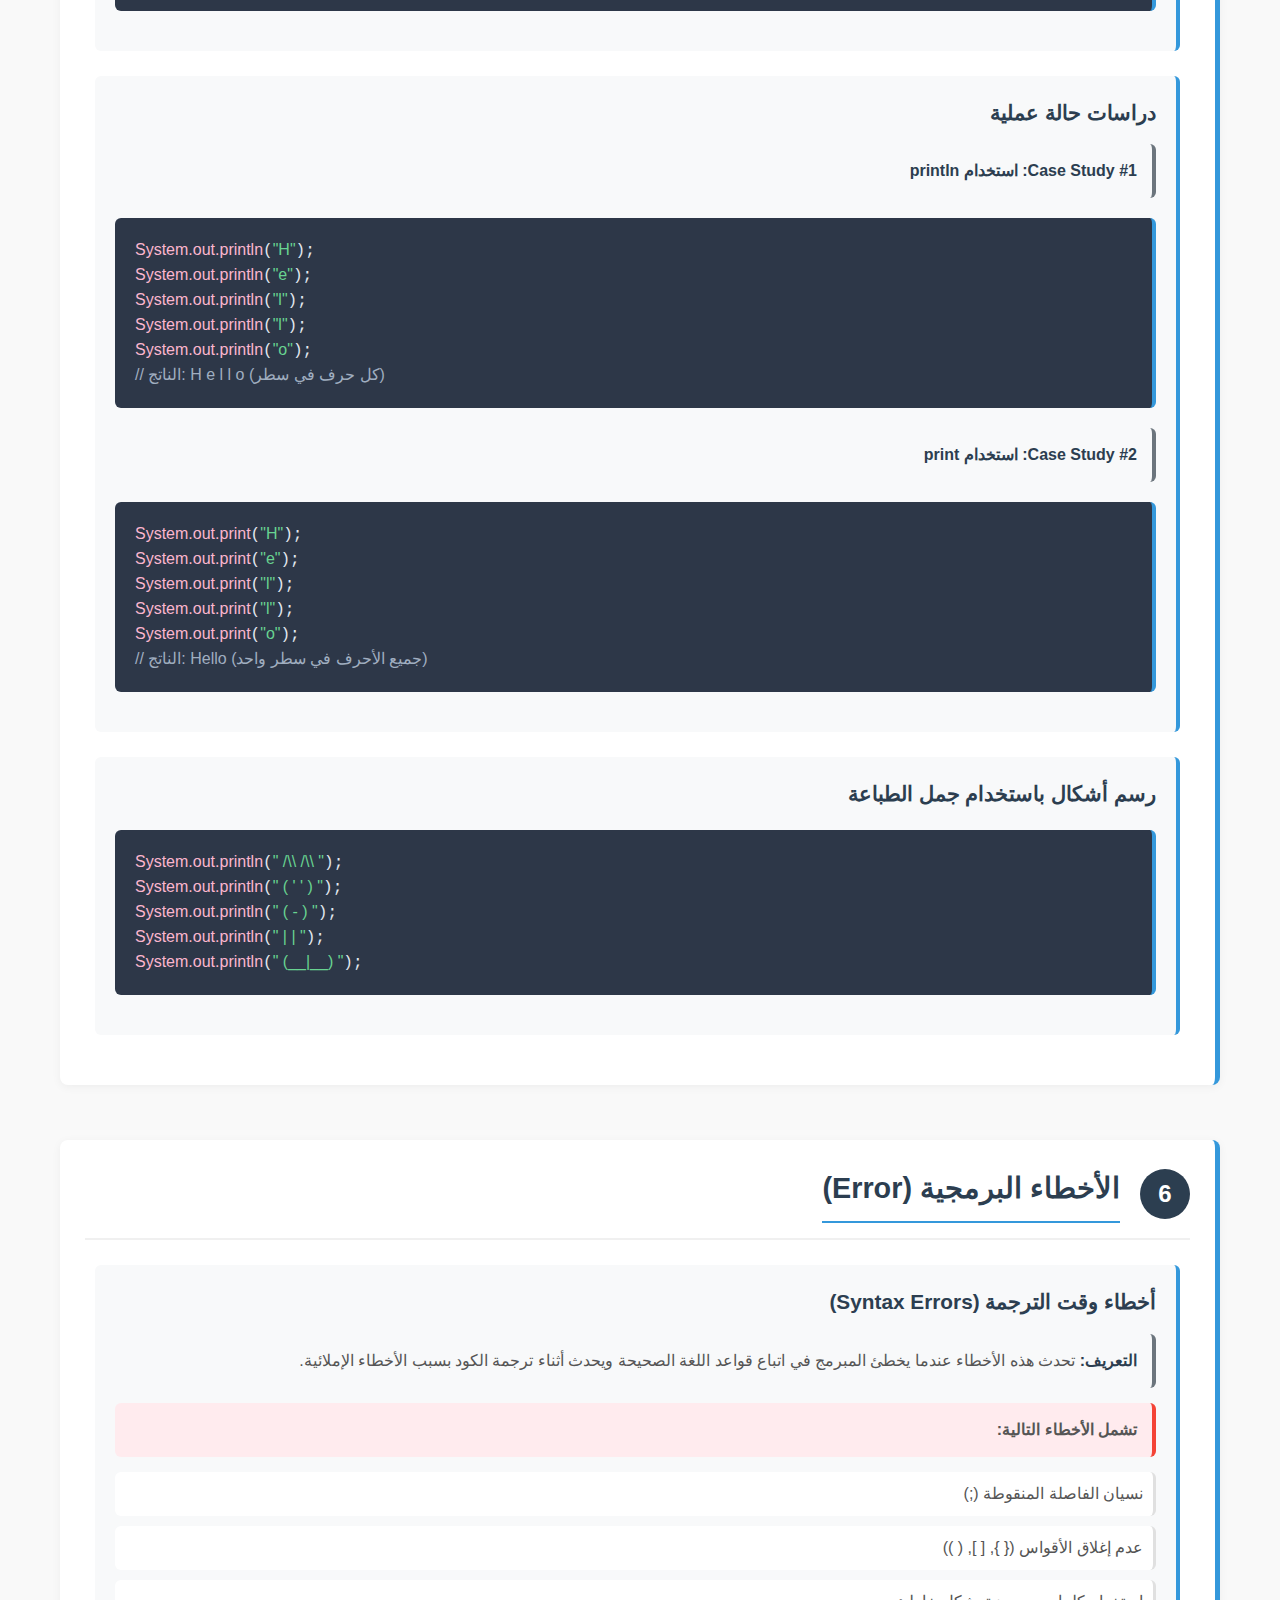
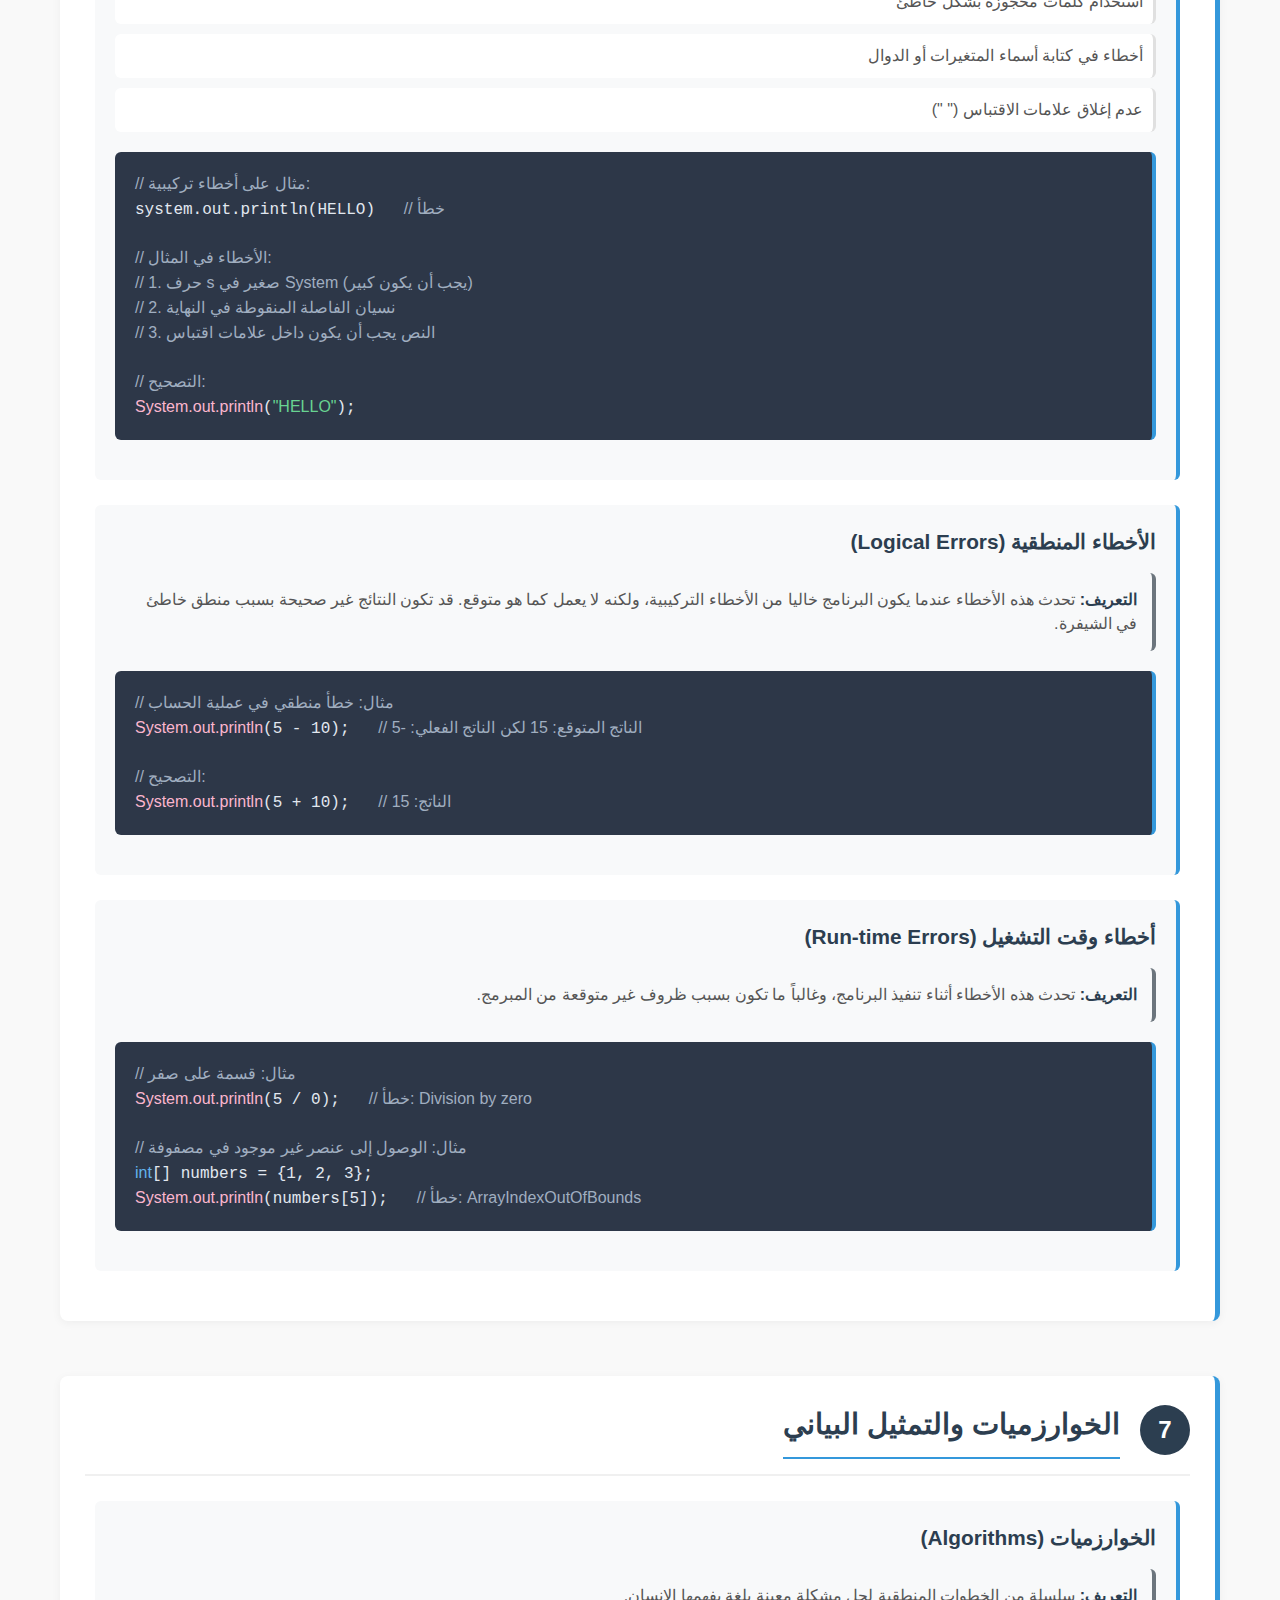
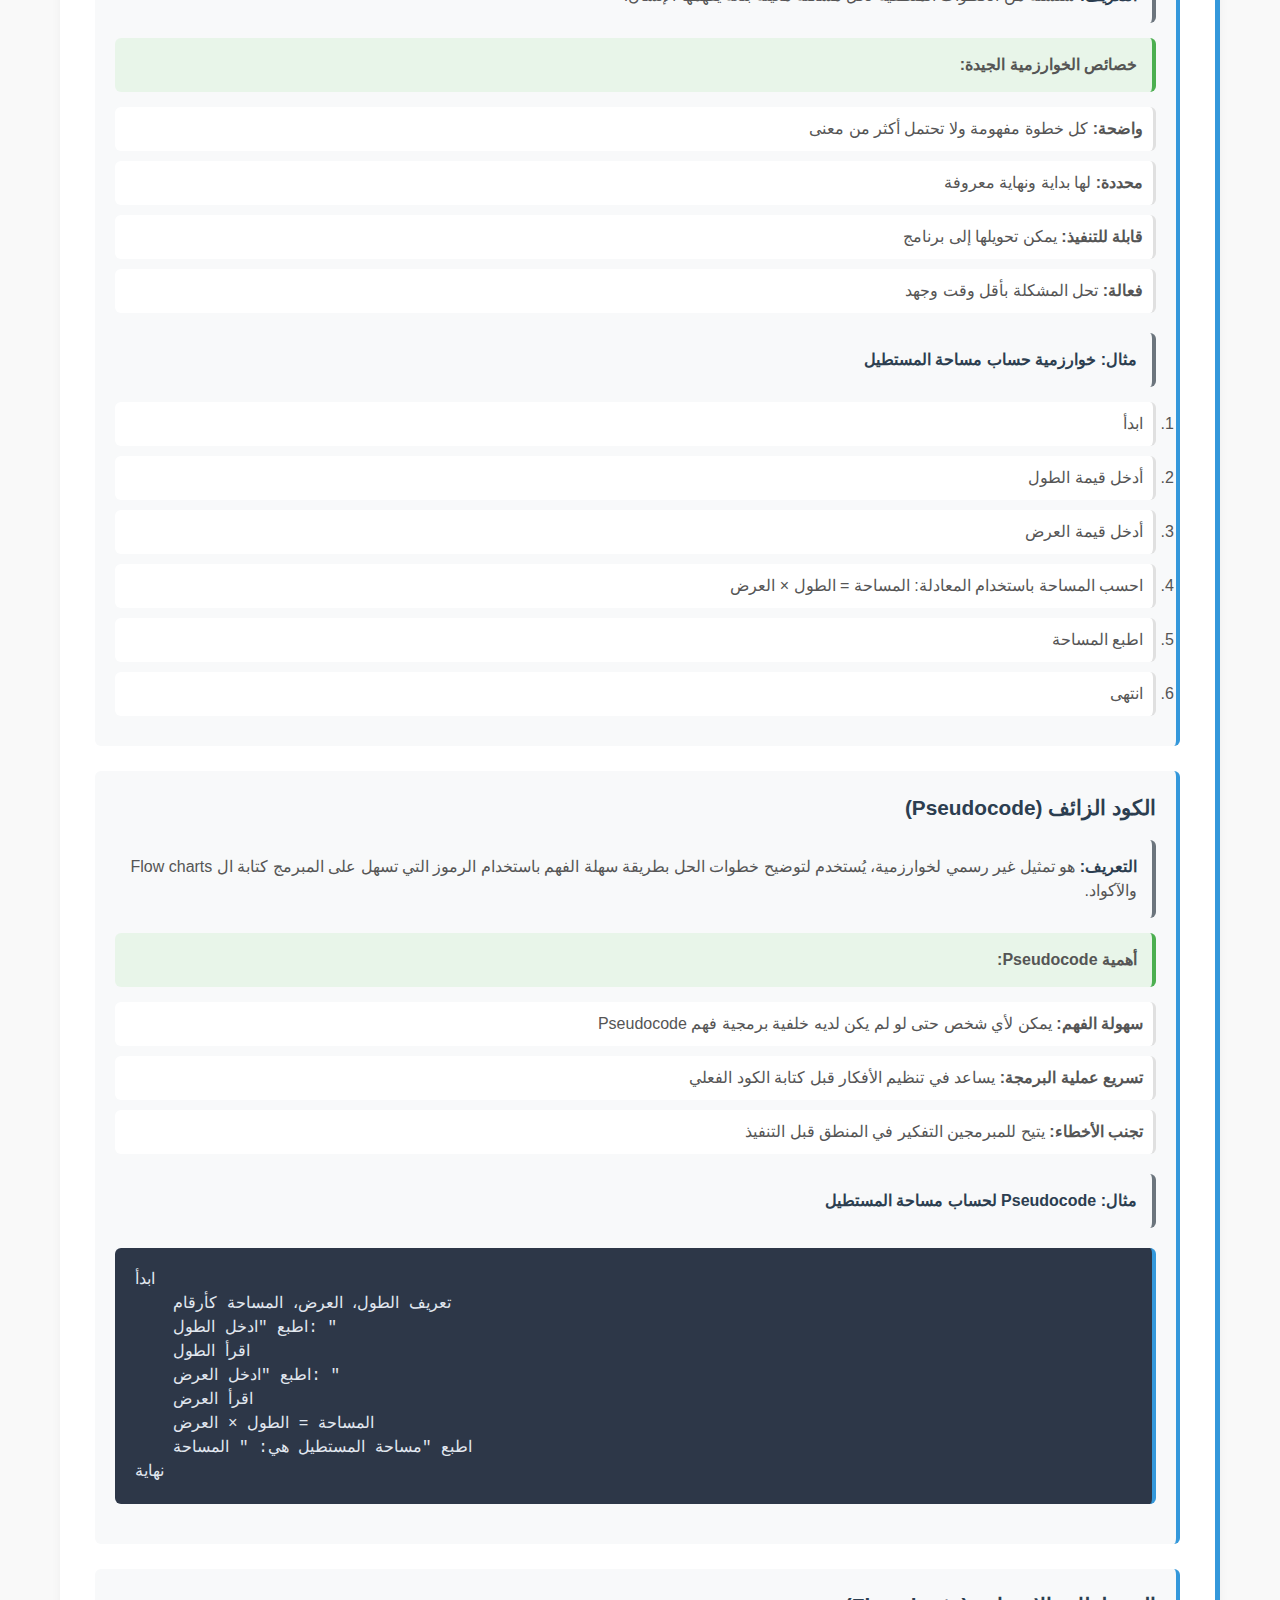
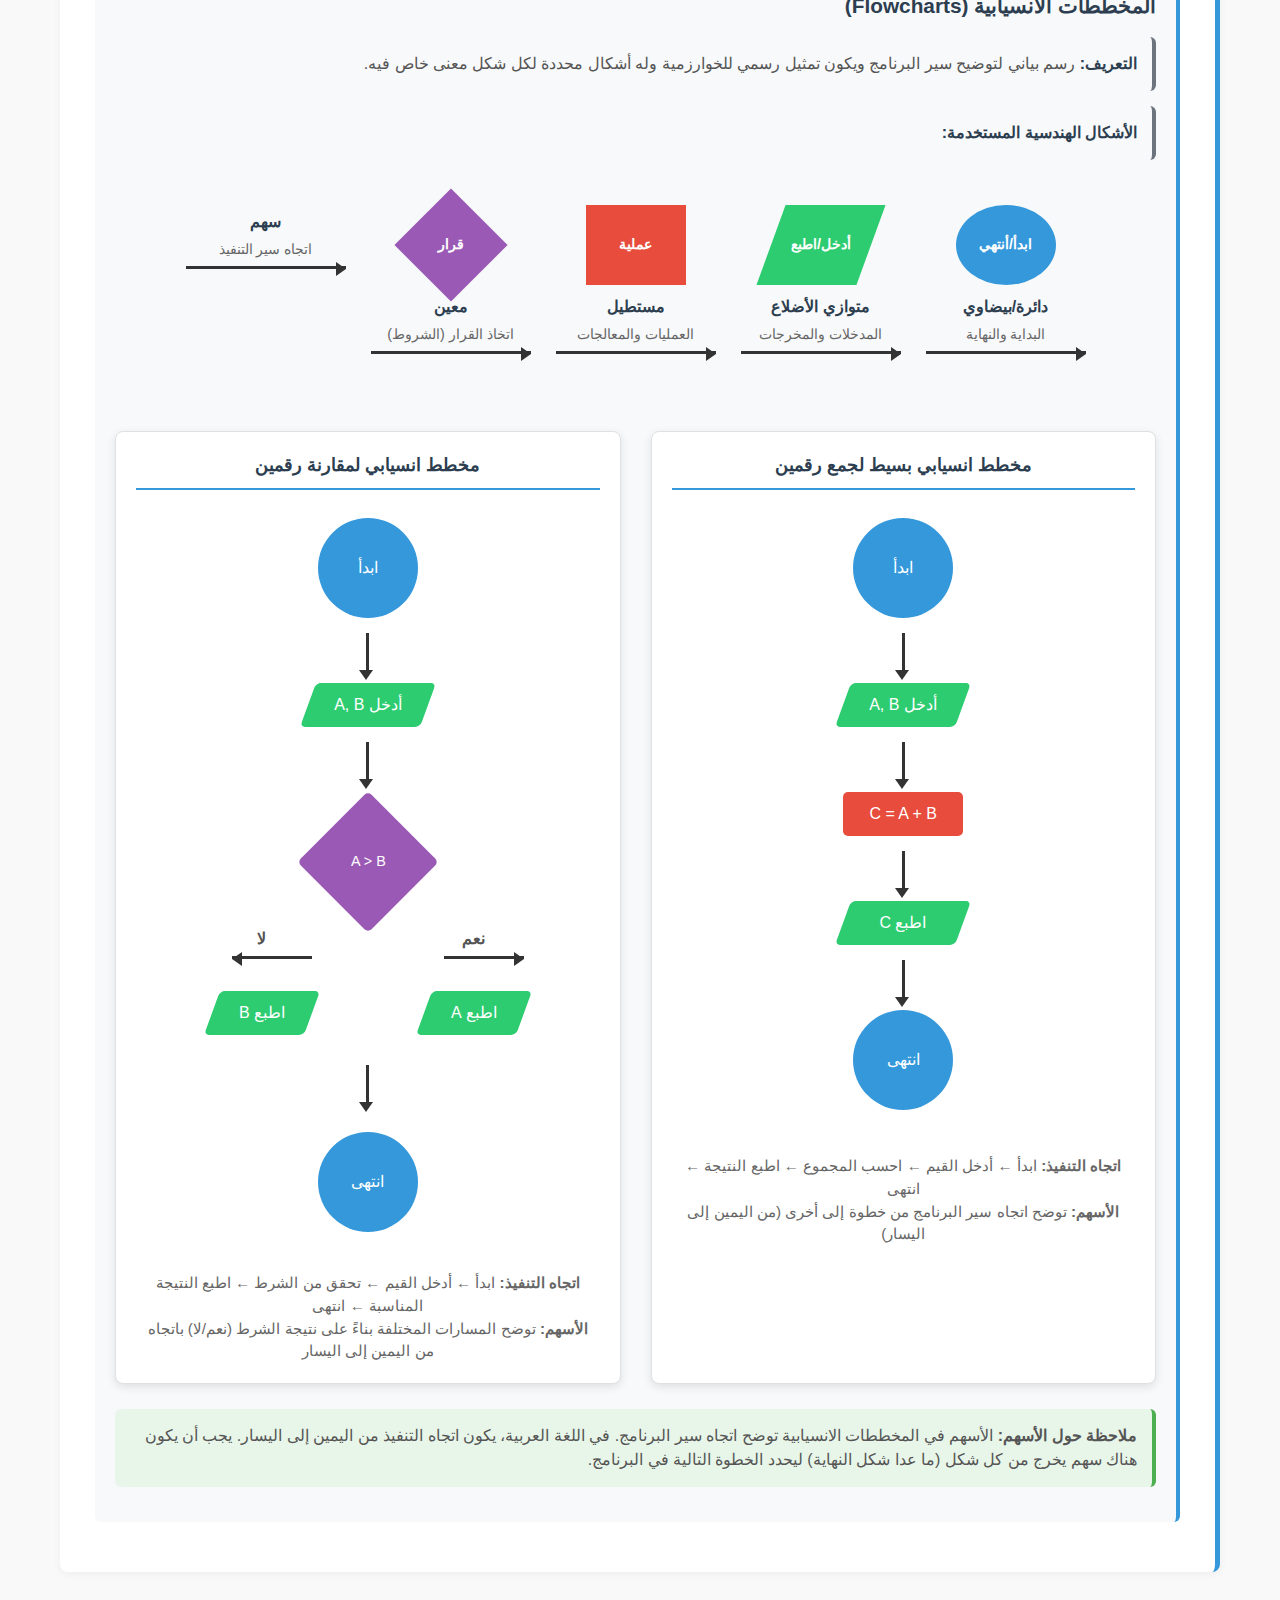
<file: Lecture1.html>
<!DOCTYPE html>
<html lang="ar" dir="rtl">
<head>
    <meta charset="UTF-8">
    <meta name="viewport" content="width=device-width, initial-scale=1.0">
    <title>الأسبوع الأول - مقدمة في البرمجة وجافا | DINF-1303</title>
    <link rel="stylesheet" href="styles.css">
    <style>
        /* الأنماط الخاصة بالمخططات الانسيابية - غير مشتركة مع الدروس الأخرى */
        .flowchart-images {
            display: grid;
            grid-template-columns: repeat(auto-fit, minmax(300px, 1fr));
            gap: 30px;
            margin: 25px 0;
        }
        
        .flowchart-img-container {
            background-color: white;
            border-radius: 8px;
            padding: 20px;
            box-shadow: 0 3px 10px rgba(0, 0, 0, 0.1);
            border: 1px solid #e0e0e0;
            text-align: center;
        }
        
        .flowchart-img {
            max-width: 100%;
            height: auto;
            border-radius: 6px;
            margin-bottom: 10px;
            border: 1px solid #ddd;
        }
        
        .flowchart-img-caption {
            color: var(--primary-color);
            font-weight: 600;
            font-size: 1.1rem;
            margin-bottom: 8px;
            padding-bottom: 10px;
            border-bottom: 2px solid var(--secondary-color);
        }
        
        .flowchart-img-desc {
            color: #666;
            font-size: 0.95rem;
            line-height: 1.5;
            margin-top: 10px;
        }
        
        /* رسومات الأشكال الأساسية للمخططات الانسيابية */
        .flowchart-shapes {
            display: flex;
            flex-wrap: wrap;
            justify-content: center;
            gap: 25px;
            margin: 25px 0;
            padding: 20px;
            background-color: #f8f9fa;
            border-radius: 8px;
        }
        
        .shape-container {
            text-align: center;
            width: 160px;
        }
        
        .shape {
            width: 100px;
            height: 80px;
            margin: 0 auto 10px;
            display: flex;
            align-items: center;
            justify-content: center;
            color: white;
            font-weight: bold;
            font-size: 0.9rem;
            position: relative;
        }
        
        .oval {
            background-color: #3498db;
            border-radius: 50%;
        }
        
        .parallelogram {
            background-color: #2ecc71;
            transform: skew(-20deg);
        }
        
        .parallelogram span {
            transform: skew(20deg);
            display: block;
        }
        
        .rectangle {
            background-color: #e74c3c;
        }
        
        .diamond {
            background-color: #9b59b6;
            transform: rotate(45deg);
            width: 80px;
            height: 80px;
        }
        
        .diamond span {
            transform: rotate(-45deg);
            display: block;
        }
        
        /* تعديل اتجاه الأسهم ليكون من اليمين لليسار */
        .arrow:after {
            content: '';
            position: absolute;
            left: -15px; /* تغيير من right إلى left */
            top: 0;
            width: 0;
            height: 0;
            border-top: 15px solid transparent;
            border-bottom: 15px solid transparent;
            border-left: 15px solid transparent; /* تغيير من border-right إلى border-left */
            border-right: 15px solid #f39c12; /* تغيير من border-left إلى border-right */
        }
        
        .arrow-line {
            background-color: #f39c12;
            height: 4px;
            margin: 10px 0;
            position: relative;
        }
        
        /* تعديل اتجاه أسهم الأسطر */
        .arrow-line:after {
            content: '';
            position: absolute;
            right: 0; /* تغيير من left إلى right */
            top: -8px;
            width: 0;
            height: 0;
            border-top: 10px solid transparent;
            border-bottom: 10px solid transparent;
            border-left: 10px solid #f39c12; /* تغيير من border-right إلى border-left */
        }
        
        .shape-name {
            color: var(--primary-color);
            font-weight: 600;
            font-size: 1rem;
            margin-top: 5px;
        }
        
        .shape-desc {
            color: #666;
            font-size: 0.9rem;
            margin-top: 5px;
        }
        
        /* أنماط جديدة للأسهم في المخططات - معدلة للغة العربية */
        .arrow-connector {
            width: 100%;
            height: 30px;
            margin: 5px 0;
            position: relative;
        }
        
        .arrow-connector.horizontal {
            border-top: 3px solid #333;
            position: relative;
        }
        
        /* تعديل اتجاه الأسهم الأفقية ليكون من اليمين لليسار */
        .arrow-connector.horizontal:after {
            content: '';
            position: absolute;
            right: 0; /* تغيير من left إلى right */
            top: -7px;
            width: 0;
            height: 0;
            border-top: 7px solid transparent;
            border-bottom: 7px solid transparent;
            border-left: 10px solid #333; /* تغيير من border-right إلى border-left */
        }
        
        .arrow-connector.vertical {
            border-right: 3px solid #333;
            height: 40px;
            width: 0;
            margin: 5px auto;
            margin-bottom: 10px;
            position: relative;
        }
        
        .arrow-connector.vertical:after {
            content: '';
            position: absolute;
            bottom: -7px;
            right: -7px;
            width: 0;
            height: 0;
            border-right: 7px solid transparent;
            border-left: 7px solid transparent;
            border-top: 10px solid #333;
        }
        
        /* تحسينات للمخططات البصرية */
        .flowchart-diagram {
            position: relative;
            padding: 20px;
        }
        
        .flowchart-step {
            width: 120px;
            padding: 10px;
            margin: 0 auto 15px;
            text-align: center;
            background-color: white;
            border: 2px solid #ddd;
            border-radius: 5px;
            position: relative;
            z-index: 2;
        }
        
        .flowchart-step.oval {
            border-radius: 50%;
            width: 100px;
            height: 100px;
            display: flex;
            align-items: center;
            justify-content: center;
            background-color: #3498db;
            color: white;
            border: none;
        }
        
        .flowchart-step.parallelogram {
            transform: skew(-20deg);
            background-color: #2ecc71;
            color: white;
            border: none;
        }
        
        .flowchart-step.parallelogram span {
            transform: skew(20deg);
            display: block;
        }
        
        .flowchart-step.rectangle {
            background-color: #e74c3c;
            color: white;
            border: none;
        }
        
        .flowchart-step.diamond {
            background-color: #9b59b6;
            color: white;
            border: none;
            width: 100px;
            height: 100px;
            transform: rotate(45deg);
            display: flex;
            align-items: center;
            justify-content: center;
        }
        
        .flowchart-step.diamond span {
            transform: rotate(-45deg);
            display: block;
            font-size: 0.9rem;
        }
    </style>
</head>
<body>
    <!-- الهيدر المعدل - متناسق مع تصميم المنهج -->
    <header class="main-header">
        <div class="container">
            <div class="header-content">
                <h1>الأسبوع الأول: مقدمة في البرمجة وجافا</h1>
                <p>مساق لغة برمجة جافا - DINF-1303 | قسم أمن المعلومات</p>
                <div class="week-indicator">الأسبوع الأول من 12 أسبوع</div>
            </div>
        </div>
    </header>
    
    <div class="container">
        <!-- التنقل السريع -->
        <nav class="quick-nav">
            <div class="nav-links">
                <a href="#section1">مفاهيم أساسية</a>
                <a href="#section2">مقدمة في جافا</a>
                <a href="#section3">الأدوات والتثبيت</a>
                <a href="#section4">هيكل البرنامج</a>
                <a href="#section5">الطباعة والإخراج</a>
                <a href="#section6">الأخطاء البرمجية</a>
                <a href="#section7">الخوارزميات</a>
                <a href="#assignments">الواجبات</a>
            </div>
        </nav>
        
        <!-- المحتوى الرئيسي -->
        <main class="main-content">
            <!-- القسم 1: مفاهيم أساسية في البرمجة -->
            <section id="section1" class="section">
                <div class="section-header">
                    <div class="section-number">1</div>
                    <h2 class="section-title">مفاهيم أساسية في البرمجة</h2>
                </div>
                <div class="section-content">
                    <div class="topic">
                        <h3 class="topic-title">المستخدم (User)</h3>
                        <div class="topic-content">
                            <div class="definition">
                                <strong>التعريف:</strong> المستخدم هو الشخص الذي يتفاعل مع الحاسوب أو البرنامج لأداء مهام معينة.
                            </div>
                            <ul>
                                <li><strong>مستخدم عادي:</strong> يستخدم البرامج بشكل يومي لأداء مهام مختلفة</li>
                                <li><strong>مطور (Developer):</strong> يكتب ويصمم البرمجيات والأنظمة</li>
                            </ul>
                        </div>
                    </div>
                    
                    <div class="topic">
                        <h3 class="topic-title">البرامج (Programs)</h3>
                        <div class="topic-content">
                            <div class="definition">
                                <strong>التعريف:</strong> مجموعة من التعليمات والأوامر التي ينفذها الحاسوب لتنفيذ مهام محددة.
                            </div>
                            <ul>
                                <li><strong>برامج تطبيقية:</strong> مثل معالجات النصوص، برامج الرسوميات، المتصفحات</li>
                                <li><strong>برامج نظام:</strong> مثل أنظمة التشغيل ومكونات النظام الأساسية</li>
                            </ul>
                        </div>
                    </div>
                    
                    <div class="topic">
                        <h3 class="topic-title">نظام التشغيل (Operating System)</h3>
                        <div class="topic-content">
                            <div class="definition">
                                <strong>التعريف:</strong> هو البرنامج الرئيسي الذي يدير مكونات الحاسوب ويوفر بيئة (حلقة الوصل) للمستخدمين والبرامج.
                            </div>
                            <ul>
                                <li><strong>إدارة الموارد:</strong> مثل الذاكرة والمعالج ووحدات الإدخال والإخراج</li>
                                <li><strong>توفير واجهة المستخدم:</strong> تسهيل التفاعل بين المستخدم والحاسوب</li>
                                <li><strong>تشغيل البرامج:</strong> توفير البيئة المناسبة لتشغيل التطبيقات</li>
                            </ul>
                        </div>
                    </div>
                    
                    <div class="topic">
                        <h3 class="topic-title">مكونات الحاسوب الإلكترونية</h3>
                        <div class="topic-content">
                            <div class="definition">
                                <strong>التعريف:</strong> مجموعة من القطع الإلكترونية المكونة لجهاز الحاسوب.
                            </div>
                            <ul>
                                <li><strong>وحدة المعالجة المركزية (CPU):</strong> تعالج التعليمات وتقوم بالحسابات والعمليات المنطقية</li>
                                <li><strong>الذاكرة (RAM):</strong> تخزن البيانات المؤقتة أثناء تشغيل البرامج</li>
                                <li><strong>وحدة التخزين:</strong> مثل الأقراص الصلبة (HDD) أو الأقراص الصلبة الساكنة (SSD) لتخزين البيانات بشكل دائم</li>
                                <li><strong>لوحة الأم (Motherboard):</strong> تربط جميع المكونات ببعضها</li>
                                <li><strong>وحدات الإدخال والإخراج:</strong> مثل لوحة المفاتيح، الفأرة، الشاشة</li>
                            </ul>
                            <div class="note">
                                <strong>العلاقة بين المكونات:</strong> المستخدم ← البرامج ← نظام التشغيل ← مكونات الحاسوب الإلكترونية
                            </div>
                        </div>
                    </div>
                </div>
            </section>
            
            <!-- القسم 2: مقدمة في لغة جافا -->
            <section id="section2" class="section">
                <div class="section-header">
                    <div class="section-number">2</div>
                    <h2 class="section-title">مقدمة في لغة جافا</h2>
                </div>
                <div class="section-content">
                    <div class="topic">
                        <h3 class="topic-title">لغة البرمجة</h3>
                        <div class="topic-content">
                            <div class="definition">
                                <strong>التعريف:</strong>هي اللغة التي من خلالها نستطيع التواصل مع نظام التشغيل وإبلاغه بالأوامر التي نريد تنفيذها.
                            </div>
                            <p>تعتبر لغة البرمجة وسيلة للتواصل بين الإنسان والحاسوب، حيث تترجم أفكارنا وتوجيهاتنا إلى لغة يفهمها الحاسوب وينفذها.</p>
                        </div>
                    </div>
                    
                    <div class="topic">
                        <h3 class="topic-title">لغة الجافا (Java)</h3>
                        <div class="topic-content">
                            <div class="definition">
                                <strong>التعريف:</strong> هي أحد لغات البرمجة التي من خلالها نستطيع كتابة برامج تعمل على سطح المكتب، كما ويمكن من خلالها كتابة برامج تعمل على الانترنت.
                            </div>
                            <ul>
                                <li><strong>كائنية التوجه (OOP):</strong> تتعامل مع ما يسمى Object-Oriented Programming</li>
                                <li><strong>الشعبية والانتشار:</strong> تعتبر واحدة من أكثر لغات البرمجة شعبية في العالم</li>
                                <li><strong>المرونة والقوة:</strong> بفضل مرونتها وقوتها، وتستخدم في مجموعة واسعة من التطبيقات</li>
                                <li><strong>الاستقلالية:</strong> "Write Once, Run Anywhere" - اكتب مرة واحدة وشغل في أي مكان</li>
                            </ul>
                            <div class="note">
                                <strong>أبرز ما يميزها عن اللغات الأخرى:</strong> أنها كائنية التوجه أي أنها تتعامل مع ما يسمى OOP (سنفصله لاحقاً).
                            </div>
                        </div>
                    </div>
                    
                    <div class="topic">
                        <h3 class="topic-title">مجالات استخدام جافا</h3>
                        <div class="topic-content">
                            <ul>
                                <li><strong>تطبيقات سطح المكتب:</strong> برامج تعمل على أنظمة Windows, macOS, Linux</li>
                                <li><strong>تطبيقات الويب:</strong> مواقع وتطبيقات ويب ديناميكية</li>
                                <li><strong>تطبيقات الهواتف الذكية:</strong> تطبيقات Android مبنية بلغة جافا</li>
                                <li><strong>أنظمة المؤسسات:</strong> أنظمة البنوك والمستشفيات والشركات الكبيرة</li>
                                <li><strong>الألعاب:</strong> بعض الألعاب الشهيرة مبنية بلغة جافا</li>
                                <li><strong>أنظمة Embdedded:</strong> في الأجهزة الذكية والأنظمة المضمنة</li>
                            </ul>
                        </div>
                    </div>
                </div>
            </section>
            
            <!-- القسم 3: الأدوات والبرامج اللازمة -->
            <section id="section3" class="section">
                <div class="section-header">
                    <div class="section-number">3</div>
                    <h2 class="section-title">الأدوات والبرامج اللازمة</h2>
                </div>
                <div class="section-content">
                    <div class="topic">
                        <h3 class="topic-title">Java Development Kit (JDK)</h3>
                        <div class="topic-content">
                            <div class="definition">
                                <strong>الوصف:</strong> منصة الجافا التي سنكتب بها الكود وهي عبارة عن مكتبة خاصة في لغة البرمجة تحتوي على جميع الأكواد المستخدمة في لغة الجافا ويجب تنزيلها مسبقا عند تنزيل البرامج.
                            </div>
                            <ul>
                                <li><strong>المحتوى:</strong> يحتوي على المترجم (Compiler) والأدوات المساعدة</li>
                                <li><strong>النسخة المطلوبة:</strong> Java SE (Standard Edition)</li>
                            </ul>
                        </div>
                    </div>
                    
                    <div class="topic">
                        <h3 class="topic-title">بيئة تطوير متكاملة (IDE)</h3>
                        <div class="topic-content">
                            <div class="definition">
                                <strong>الوصف:</strong> برنامج نكتب فيه الكود ونتتبعه ونصحح الأخطاء ونتنفذه.
                            </div>
                            <ul>
                                <li><strong>NetBeans:</strong> IDE مفتوح المصدر بدعم تطوير جافا وتطبيقات الويب</li>
                                <li><strong>Eclipse:</strong> بيئة تطوير شهيرة ومجانية</li>
                                <li><strong>IntelliJ IDEA:</strong> بيئة تطوير متقدمة (نسخة مجانية Community)</li>
                                <li><strong>VS Code:</strong> محرر نصوص خفيف مع إضافات لدعم جافا</li>
                            </ul>
                        </div>
                    </div>
                    
                    <div class="topic">
                        <h3 class="topic-title">تثبيت البرنامج (NetBeans)</h3>
                        <div class="topic-content">
                            <div class="warning">
                                <strong>رابط التحميل:</strong> 
                                <a href="https://t.me/SadeemLib/5851/7845" style="color: #d32f2f; text-decoration: underline;">
                                    https://t.me/SadeemLib/5851/7845
                                </a>
                            </div>
                            <p><strong>خطوات تحميل وتثبيت JDK وNetBeans على نظام ويندوز:</strong></p>
                            <ul>
                                <li>الدخول إلى الرابط أعلاه لتحميل الحزمة المتكاملة</li>
                                <li>اختيار النسخة المناسبة لنظام التشغيل (Windows x64)</li>
                                <li>تنزيل حزمة JDK مع NetBeans</li>
                                <li>تشغيل ملف التثبيت واتباع التعليمات</li>
                                <li>الموافقة على شروط الترخيص</li>
                                <li>اختيار مسار التثبيت (يفضل تركه كما هو)</li>
                                <li>الانتظار حتى انتهاء عملية التثبيت</li>
                                <li>تشغيل NetBeans والتأكد من العمل بشكل صحيح</li>
                            </ul>
                            <div class="note">
                                <strong>دليل تفصيلي:</strong> يمكن متابعة الخطوات الموضحة بالرسم من خلال الرابط التالي:
                                <br>
                                <a href="https://harmash.com/tutorials/java/environment-setup/download-and-install-jdk-and-netbeans" style="color: #2e7d32;">
                                    https://harmash.com/tutorials/java/environment-setup/download-and-install-jdk-and-netbeans
                                </a>
                            </div>
                        </div>
                    </div>
                </div>
            </section>
            
            <!-- القسم 4: هيكل البرنامج -->
            <section id="section4" class="section">
                <div class="section-header">
                    <div class="section-number">4</div>
                    <h2 class="section-title">هيكل البرنامج في جافا</h2>
                </div>
                <div class="section-content">
                    <div class="topic">
                        <h3 class="topic-title">خطوات إنشاء مشروع جديد في NetBeans</h3>
                        <div class="topic-content">
                            <ol>
                                <li>فتح برنامج NetBeans</li>
                                <li>النقر على أيقونة <span class="highlight">New Project</span> أو من القائمة File → New Project</li>
                                <li>اختيار <span class="highlight">Java</span> ثم <span class="highlight">Java Application</span></li>
                                <li>النقر على <span class="highlight">Next</span></li>
                                <li>إدخال اسم المشروع (مثال: <span class="highlight">MyFirstProject</span>)</li>
                                <li>تحديد مكان حفظ المشروع</li>
                                <li>النقر على <span class="highlight">Finish</span></li>
                            </ol>
                        </div>
                    </div>
                    
                    <div class="topic">
                        <h3 class="topic-title">الملاحظات (التعليقات)</h3>
                        <div class="topic-content">
                            <div class="definition">
                                <strong>التعريف:</strong> هو ملاحظة يكتبها المبرمج فوق الكود وهذه الملاحظة لا تؤثر إطلاقاً على الكود.
                            </div>
                            <div class="code-example">
                                <span class="comment">// هذا تعليق على سطر واحد</span><br>
                                <span class="comment">/*<br>
                                &nbsp;&nbsp;هذا تعليق<br>
                                &nbsp;&nbsp;على عدة أسطر<br>
                                */</span><br><br>
                                <span class="comment">/**<br>
                                &nbsp;&nbsp;* هذا تعليق توثيقي<br>
                                &nbsp;&nbsp;* يستخدم لتوثيق الكود<br>
                                &nbsp;&nbsp;*/</span>
                            </div>
                            <div class="warning">
                                <strong>ملاحظة:</strong> قم بمسح جميع التعليقات عند إنشاء أي مشروع جديد لأنك لست بحاجة إليها في البداية.
                            </div>
                        </div>
                    </div>
                    
                    <div class="topic">
                        <h3 class="topic-title">الشكل العام لأي برنامج مكتوب بلغة جافا</h3>
                        <div class="topic-content">
                            <div class="code-example">
                                <span class="keyword">public class</span> <span class="function">Test</span> {<br>
                                &nbsp;&nbsp;&nbsp;&nbsp;<span class="keyword">public static void</span> <span class="function">main</span>(String[] args) {<br>
                                &nbsp;&nbsp;&nbsp;&nbsp;&nbsp;&nbsp;&nbsp;&nbsp;<span class="comment">// هنا يجب أن تضع الأوامر التي ستتنفذ عند تشغيل البرنامج</span><br>
                                &nbsp;&nbsp;&nbsp;&nbsp;}<br>
                                }
                            </div>
                            <div class="definition">
                                <strong>ملاحظة:</strong> الكود الذي يتنفذ مباشرة عند تشغيل البرنامج هو الكود الذي نكتبه بداخل حدود الدالة (main).
                            </div>
                        </div>
                    </div>
                    
                    <div class="topic">
                        <h3 class="topic-title">حفظ التعديلات وتشغيل المشروع</h3>
                        <div class="topic-content">
                            <ul>
                                <li><strong>حفظ التعديلات:</strong> اضغط على أيقونة الحفظ (💾) أو Ctrl+S لحفظ جميع التعديلات</li>
                                <li><strong>تشغيل المشروع:</strong> اضغط على أيقونة التشغيل (▶️) أو F6 لتشغيل البرنامج</li>
                                <li><strong>عرض النتائج:</strong> ستظهر نافذة جديدة في أسفل الشاشة تظهر فيها نتيجة تشغيل الكود</li>
                            </ul>
                        </div>
                    </div>
                    
                    <div class="topic">
                        <h3 class="topic-title">طريقة عمل برنامج مكتوب بلغة جافا</h3>
                        <div class="topic-content">
                            <div class="definition">
                                <strong>عملية الترجمة والتشغيل:</strong> الكود الذي تكتبه لا يعمل بشكل مباشر بل يمر بعدة مراحل:
                            </div>
                            <ol>
                                <li><strong>Source Code (كود المصدر):</strong> الكود الذي تكتبه أنت (ملف .java)</li>
                                <li><strong>Compiler (المترجم):</strong> يحول الكود إلى Byte Code (ملف .class)</li>
                                <li><strong>JVM (Java Virtual Machine):</strong> المفسر الذي ينفذ الكود بشكل يتلاءم مع نظام التشغيل</li>
                                <li><strong>OS (نظام التشغيل):</strong> Windows, Linux, MacOS</li>
                            </ol>
                            <div class="note">
                                <strong>ميزة الاستقلالية:</strong> هذا المخطط يضمن أن الكود الذي كتبته يعمل على أي نظام تشغيل دون تعديل.
                            </div>
                        </div>
                    </div>
                </div>
            </section>
            
            <!-- القسم 5: الطباعة والإخراج -->
            <section id="section5" class="section">
                <div class="section-header">
                    <div class="section-number">5</div>
                    <h2 class="section-title">الطباعة والإخراج في جافا</h2>
                </div>
                <div class="section-content">
                    <div class="topic">
                        <h3 class="topic-title">تحليل برنامجك الأول: دالة main</h3>
                        <div class="topic-content">
                            <div class="definition">
                                <strong>دالة main:</strong> يحتوي كل تطبيق Java على كلاس فيه دالة main، وعند بدء تشغيل التطبيق، يتم تنفيذ التعليمات الموجودة في هذه الدالة الرئيسية.
                            </div>
                            <div class="code-example">
                                <span class="keyword">public static void</span> <span class="function">main</span>(String[] args) {<br>
                                &nbsp;&nbsp;&nbsp;&nbsp;<span class="comment">// الأوامر التي تنفذ عند تشغيل البرنامج</span><br>
                                }
                            </div>
                        </div>
                    </div>
                    
                    <div class="topic">
                        <h3 class="topic-title">الجمل البرمجية داخل main</h3>
                        <div class="topic-content">
                            <div class="code-example">
                                <span class="function">System.out.println</span>(<span class="string">"Hello, World!"</span>);
                            </div>
                            <p>هذه الجملة تقوم بطباعة النص "Hello, World!" على الشاشة.</p>
                        </div>
                    </div>
                    
                    <div class="topic">
                        <h3 class="topic-title">استدعاء الدالة</h3>
                        <div class="topic-content">
                            <div class="definition">
                                <strong>استدعاء الدالة يتطلب:</strong>
                            </div>
                            <ol>
                                <li><strong>اسم الدالة:</strong> التي نريد استدعائها (System.out.println)</li>
                                <li><strong>القيم المدخلة (Arguments):</strong> القيم التي تستخدمها الدالة ("Hello, World")</li>
                            </ol>
                        </div>
                    </div>
                    
                    <div class="topic">
                        <h3 class="topic-title">النصوص في جافا</h3>
                        <div class="topic-content">
                            <div class="definition">
                                <strong>النص:</strong> هو مجموعة من الحروف يبدأ وينتهي بعلامة "الاقتباس المزدوج"
                            </div>
                            <div class="code-example">
                                <span class="string">"Hello, World"</span> &nbsp;&nbsp;<span class="comment">// نص</span><br>
                                <span class="string">"123"</span> &nbsp;&nbsp;<span class="comment">// نص وليس رقم</span><br>
                                <span class="string">"مرحباً بك"</span><br>
								&nbsp;&nbsp;&nbsp;&nbsp;&nbsp;&nbsp;&nbsp;&nbsp;<span class="comment">// نص عربي</span>
                            </div>
                        </div>
                    </div>
                    
                    <div class="topic">
                        <h3 class="topic-title">الطباعة: println vs print</h3>
                        <div class="topic-content">
                            <div class="definition">
                                <strong>System.out.println():</strong> تطبع القيمة ثم تبدأ سطر جديد
                            </div>
                            <div class="code-example">
                                <span class="function">System.out.println</span>(<span class="string">"Hello"</span>);<br>
                                <span class="function">System.out.println</span>(<span class="string">"World!"</span>);<br>
                                <span class="comment">// الناتج:<br>// Hello<br>// World!</span>
                            </div>
                            
                            <div class="definition" style="margin-top: 20px;">
                                <strong>System.out.print():</strong> تطبع القيمة ولا تبدأ سطر جديد
                            </div>
                            <div class="code-example">
                                <span class="function">System.out.print</span>(<span class="string">"Hello "</span>);<br>
                                <span class="function">System.out.print</span>(<span class="string">"World!"</span>);<br>
                                <span class="comment">// الناتج: Hello World!</span>
                            </div>
                        </div>
                    </div>
                    
                    <div class="topic">
                        <h3 class="topic-title">طباعة الأرقام والحسابات</h3>
                        <div class="topic-content">
                            <div class="code-example">
                                <span class="function">System.out.println</span>(<span class="string">"Welcome In Java"</span>); &nbsp;&nbsp;<span class="comment">// طباعة نص</span><br>
                                <span class="function">System.out.println</span>(3 + 4); &nbsp;&nbsp;<span class="comment">// طباعة نتيجة حسابية: 7</span><br>
                                <span class="function">System.out.println</span>(<span class="string">"5 + 3 = "</span> + (5 + 3)); &nbsp;&nbsp;<span class="comment">// دمج نص مع حساب</span>
                            </div>
                        </div>
                    </div>
                    
                    <div class="topic">
                        <h3 class="topic-title">دراسات حالة عملية</h3>
                        <div class="topic-content">
                            <div class="definition">
                                <strong>Case Study #1: استخدام println</strong>
                            </div>
                            <div class="code-example">
                                <span class="function">System.out.println</span>(<span class="string">"H"</span>);<br>
                                <span class="function">System.out.println</span>(<span class="string">"e"</span>);<br>
                                <span class="function">System.out.println</span>(<span class="string">"l"</span>);<br>
                                <span class="function">System.out.println</span>(<span class="string">"l"</span>);<br>
                                <span class="function">System.out.println</span>(<span class="string">"o"</span>);<br>
                                <span class="comment">// الناتج: H e l l o (كل حرف في سطر)</span>
                            </div>
                            
                            <div class="definition" style="margin-top: 20px;">
                                <strong>Case Study #2: استخدام print</strong>
                            </div>
                            <div class="code-example">
                                <span class="function">System.out.print</span>(<span class="string">"H"</span>);<br>
                                <span class="function">System.out.print</span>(<span class="string">"e"</span>);<br>
                                <span class="function">System.out.print</span>(<span class="string">"l"</span>);<br>
                                <span class="function">System.out.print</span>(<span class="string">"l"</span>);<br>
                                <span class="function">System.out.print</span>(<span class="string">"o"</span>);<br>
                                <span class="comment">// الناتج: Hello (جميع الأحرف في سطر واحد)</span>
                            </div>
                        </div>
                    </div>
                    
                    <div class="topic">
                        <h3 class="topic-title">رسم أشكال باستخدام جمل الطباعة</h3>
                        <div class="topic-content">
                            <div class="code-example">
                                <span class="function">System.out.println</span>(<span class="string">"   /\\   /\\   "</span>);<br>
                                <span class="function">System.out.println</span>(<span class="string">"  ( ' ' )  "</span>);<br>
                                <span class="function">System.out.println</span>(<span class="string">"  (  -  )  "</span>);<br>
                                <span class="function">System.out.println</span>(<span class="string">"   |   |   "</span>);<br>
                                <span class="function">System.out.println</span>(<span class="string">"  (__|__)  "</span>);<br>
                            </div>
                        </div>
                    </div>
                </div>
            </section>
            
            <!-- القسم 6: الأخطاء البرمجية -->
            <section id="section6" class="section">
                <div class="section-header">
                    <div class="section-number">6</div>
                    <h2 class="section-title">الأخطاء البرمجية (Error)</h2>
                </div>
                <div class="section-content">
                    <div class="topic">
                        <h3 class="topic-title">أخطاء وقت الترجمة (Syntax Errors)</h3>
                        <div class="topic-content">
                            <div class="definition">
                                <strong>التعريف:</strong> تحدث هذه الأخطاء عندما يخطئ المبرمج في اتباع قواعد اللغة الصحيحة ويحدث أثناء ترجمة الكود بسبب الأخطاء الإملائية.
                            </div>
                            <div class="warning">
                                <strong>تشمل الأخطاء التالية:</strong>
                            </div>
                            <ul>
                                <li>نسيان الفاصلة المنقوطة (;)</li>
                                <li>عدم إغلاق الأقواس ({ }, [ ], ( ))</li>
                                <li>استخدام كلمات محجوزة بشكل خاطئ</li>
                                <li>أخطاء في كتابة أسماء المتغيرات أو الدوال</li>
                                <li>عدم إغلاق علامات الاقتباس (" ")</li>
                            </ul>
                            
                            <div class="code-example">
                                <span class="comment">// مثال على أخطاء تركيبية:</span><br>
                                system.out.println(HELLO) &nbsp;&nbsp;<span class="comment">// خطأ</span><br><br>
                                <span class="comment">// الأخطاء في المثال:</span><br>
                                <span class="comment">// 1. حرف s صغير في System (يجب أن يكون كبير)</span><br>
                                <span class="comment">// 2. نسيان الفاصلة المنقوطة في النهاية</span><br>
                                <span class="comment">// 3. النص يجب أن يكون داخل علامات اقتباس</span><br><br>
                                <span class="comment">// التصحيح:</span><br>
                                <span class="function">System.out.println</span>(<span class="string">"HELLO"</span>);
                            </div>
                        </div>
                    </div>
                    
                    <div class="topic">
                        <h3 class="topic-title">الأخطاء المنطقية (Logical Errors)</h3>
                        <div class="topic-content">
                            <div class="definition">
                                <strong>التعريف:</strong> تحدث هذه الأخطاء عندما يكون البرنامج خاليا من الأخطاء التركيبية، ولكنه لا يعمل كما هو متوقع. قد تكون النتائج غير صحيحة بسبب منطق خاطئ في الشيفرة.
                            </div>
                            <div class="code-example">
                                <span class="comment">// مثال: خطأ منطقي في عملية الحساب</span><br>
                                <span class="function">System.out.println</span>(5 - 10); &nbsp;&nbsp;<span class="comment">// الناتج المتوقع: 15 لكن الناتج الفعلي: -5</span><br><br>
                                <span class="comment">// التصحيح:</span><br>
                                <span class="function">System.out.println</span>(5 + 10); &nbsp;&nbsp;<span class="comment">// الناتج: 15</span>
                            </div>
                        </div>
                    </div>
                    
                    <div class="topic">
                        <h3 class="topic-title">أخطاء وقت التشغيل (Run-time Errors)</h3>
                        <div class="topic-content">
                            <div class="definition">
                                <strong>التعريف:</strong> تحدث هذه الأخطاء أثناء تنفيذ البرنامج، وغالباً ما تكون بسبب ظروف غير متوقعة من المبرمج.
                            </div>
                            <div class="code-example">
                                <span class="comment">// مثال: قسمة على صفر</span><br>
                                <span class="function">System.out.println</span>(5 / 0); &nbsp;&nbsp;<span class="comment">// خطأ: Division by zero</span><br><br>
                                <span class="comment">// مثال: الوصول إلى عنصر غير موجود في مصفوفة</span><br>
                                <span class="keyword">int</span>[] numbers = {1, 2, 3};<br>
                                <span class="function">System.out.println</span>(numbers[5]); &nbsp;&nbsp;<span class="comment">// خطأ: ArrayIndexOutOfBounds</span>
                            </div>
                        </div>
                    </div>
                </div>
            </section>
            
            <!-- القسم 7: الخوارزميات -->
            <section id="section7" class="section">
                <div class="section-header">
                    <div class="section-number">7</div>
                    <h2 class="section-title">الخوارزميات والتمثيل البياني</h2>
                </div>
                <div class="section-content">
                    <div class="topic">
                        <h3 class="topic-title">الخوارزميات (Algorithms)</h3>
                        <div class="topic-content">
                            <div class="definition">
                                <strong>التعريف:</strong> سلسلة من الخطوات المنطقية لحل مشكلة معينة بلغة يفهمها الإنسان.
                            </div>
                            <div class="note">
                                <strong>خصائص الخوارزمية الجيدة:</strong>
                            </div>
                            <ul>
                                <li><strong>واضحة:</strong> كل خطوة مفهومة ولا تحتمل أكثر من معنى</li>
                                <li><strong>محددة:</strong> لها بداية ونهاية معروفة</li>
                                <li><strong>قابلة للتنفيذ:</strong> يمكن تحويلها إلى برنامج</li>
                                <li><strong>فعالة:</strong> تحل المشكلة بأقل وقت وجهد</li>
                            </ul>
                            
                            <div class="definition" style="margin-top: 20px;">
                                <strong>مثال: خوارزمية حساب مساحة المستطيل</strong>
                            </div>
                            <ol>
                                <li>ابدأ</li>
                                <li>أدخل قيمة الطول</li>
                                <li>أدخل قيمة العرض</li>
                                <li>احسب المساحة باستخدام المعادلة: المساحة = الطول × العرض</li>
                                <li>اطبع المساحة</li>
                                <li>انتهى</li>
                            </ol>
                        </div>
                    </div>
                    
                    <div class="topic">
                        <h3 class="topic-title">الكود الزائف (Pseudocode)</h3>
                        <div class="topic-content">
                            <div class="definition">
                                <strong>التعريف:</strong> هو تمثيل غير رسمي لخوارزمية، يُستخدم لتوضيح خطوات الحل بطريقة سهلة الفهم باستخدام الرموز التي تسهل على المبرمج كتابة ال Flow charts والآكواد.
                            </div>
                            <div class="note">
                                <strong>أهمية Pseudocode:</strong>
                            </div>
                            <ul>
                                <li><strong>سهولة الفهم:</strong> يمكن لأي شخص حتى لو لم يكن لديه خلفية برمجية فهم Pseudocode</li>
                                <li><strong>تسريع عملية البرمجة:</strong> يساعد في تنظيم الأفكار قبل كتابة الكود الفعلي</li>
                                <li><strong>تجنب الأخطاء:</strong> يتيح للمبرمجين التفكير في المنطق قبل التنفيذ</li>
                            </ul>
                            
                            <div class="definition" style="margin-top: 20px;">
                                <strong>مثال: Pseudocode لحساب مساحة المستطيل</strong>
                            </div>
                            <div class="code-example">
                                ابدأ<br>
                                &nbsp;&nbsp;&nbsp;&nbsp;تعريف الطول، العرض، المساحة كأرقام<br>
                                &nbsp;&nbsp;&nbsp;&nbsp;اطبع "ادخل الطول: "<br>
                                &nbsp;&nbsp;&nbsp;&nbsp;اقرأ الطول<br>
                                &nbsp;&nbsp;&nbsp;&nbsp;اطبع "ادخل العرض: "<br>
                                &nbsp;&nbsp;&nbsp;&nbsp;اقرأ العرض<br>
                                &nbsp;&nbsp;&nbsp;&nbsp;المساحة = الطول × العرض<br>
                                &nbsp;&nbsp;&nbsp;&nbsp;اطبع "مساحة المستطيل هي: " المساحة<br>
                                نهاية
                            </div>
                        </div>
                    </div>
                    
                    <div class="topic">
                        <h3 class="topic-title">المخططات الانسيابية (Flowcharts)</h3>
                        <div class="topic-content">
                            <div class="definition">
                                <strong>التعريف:</strong> رسم بياني لتوضيح سير البرنامج ويكون تمثيل رسمي للخوارزمية وله أشكال محددة لكل شكل معنى خاص فيه.
                            </div>
                            
                            <div class="definition">
                                <strong>الأشكال الهندسية المستخدمة:</strong>
                            </div>
                            
                            <!-- الأشكال الأساسية للمخططات الانسيابية - محسنة -->
                            <div class="flowchart-shapes">
                                <div class="shape-container">
                                    <div class="shape oval"><span>ابدأ/أنتهي</span></div>
                                    <div class="shape-name">دائرة/بيضاوي</div>
                                    <div class="shape-desc">البداية والنهاية</div>
                                    <div class="arrow-connector horizontal"></div>
                                </div>
                                
                                <div class="shape-container">
                                    <div class="shape parallelogram"><span>أدخل/اطبع</span></div>
                                    <div class="shape-name">متوازي الأضلاع</div>
                                    <div class="shape-desc">المدخلات والمخرجات</div>
                                    <div class="arrow-connector horizontal"></div>
                                </div>
                                
                                <div class="shape-container">
                                    <div class="shape rectangle"><span>عملية</span></div>
                                    <div class="shape-name">مستطيل</div>
                                    <div class="shape-desc">العمليات والمعالجات</div>
                                    <div class="arrow-connector horizontal"></div>
                                </div>
                                
                                <div class="shape-container">
                                    <div class="shape diamond"><span>قرار</span></div>
                                    <div class="shape-name">معين</div>
                                    <div class="shape-desc">اتخاذ القرار (الشروط)</div>
                                    <div class="arrow-connector horizontal"></div>
                                </div>
                                
                                <div class="shape-container">
                                    <div class="shape-name">سهم</div>
                                    <div class="shape-desc">اتجاه سير التنفيذ</div>
                                    <div class="arrow-connector horizontal"></div>
                                </div>
                            </div>
                            
                            <!-- أمثلة مصورة للمخططات الانسيابية - محسنة -->
                            <div class="flowchart-images">
                                <div class="flowchart-img-container">
                                    <div class="flowchart-img-caption">مخطط انسيابي بسيط لجمع رقمين</div>
                                    <div class="flowchart-diagram">
                                        <div class="flowchart-step oval">ابدأ</div>
										<div class="arrow-connector vertical" style="margin: 0px auto;margin-bottom: 10px"></div>
                                        <div class="flowchart-step parallelogram"><span>أدخل A, B</span></div>
                                        <div class="arrow-connector vertical"></div>
                                        <div class="flowchart-step rectangle">C = A + B</div>
                                        <div class="arrow-connector vertical"></div>
                                        <div class="flowchart-step parallelogram"><span>اطبع C</span></div>
                                        <div class="arrow-connector vertical"></div>
                                        <div class="flowchart-step oval">انتهى</div>
                                    </div>
                                    <div class="flowchart-img-desc">
                                        <strong>اتجاه التنفيذ:</strong> ابدأ ← أدخل القيم ← احسب المجموع ← اطبع النتيجة ← انتهى
                                        <br>
                                        <strong>الأسهم:</strong> توضح اتجاه سير البرنامج من خطوة إلى أخرى (من اليمين إلى اليسار)
                                    </div>
                                </div>
                                
                                <div class="flowchart-img-container">
                                    <div class="flowchart-img-caption">مخطط انسيابي لمقارنة رقمين</div>
                                    <div class="flowchart-diagram">
                                        <div class="flowchart-step oval">ابدأ</div>
										<div class="arrow-connector vertical"></div>
                                        <div class="flowchart-step parallelogram"><span>أدخل A, B</span></div>
                                        <div class="arrow-connector vertical" style="margin-bottom:30px"></div>
                                        <div class="flowchart-step diamond"><span>A > B</span></div>
                                        
                                        <div style="display: flex; justify-content: space-around; margin: 10px 0; direction: rtl;">
                                            <div style="text-align: center;">
                                                <div style="font-weight: bold; margin-bottom: 5px;">نعم</div>
                                                <div class="arrow-connector horizontal" style="width: 80px"></div>
                                                <div class="flowchart-step parallelogram" style="width: 100px;"><span>اطبع A</span></div>
                                            </div>
                                            <div style="text-align: center;">
                                                <div style="font-weight: bold; margin-bottom: 5px;">لا</div>
                                                <div class="arrow-connector horizontal" style="width: 80px; transform: scaleX(-1);"></div>
                                                <div class="flowchart-step parallelogram" style="width: 100px;"><span>اطبع B</span></div>
                                            </div>
                                        </div>
                                        
                                        <div style="text-align: center; margin-top: 10px;">
                                            <div class="arrow-connector vertical" style="display: inline-block;"></div>
                                        </div>
                                        
                                        <div class="flowchart-step oval" style="margin: 10px auto;">انتهى</div>
                                    </div>
                                    <div class="flowchart-img-desc">
                                        <strong>اتجاه التنفيذ:</strong> ابدأ ← أدخل القيم ← تحقق من الشرط ← اطبع النتيجة المناسبة ← انتهى
                                        <br>
                                        <strong>الأسهم:</strong> توضح المسارات المختلفة بناءً على نتيجة الشرط (نعم/لا) باتجاه من اليمين إلى اليسار
                                    </div>
                                </div>
                            </div>
                            
                            <div class="note">
                                <strong>ملاحظة حول الأسهم:</strong> الأسهم في المخططات الانسيابية توضح اتجاه سير البرنامج. في اللغة العربية، يكون اتجاه التنفيذ من اليمين إلى اليسار. يجب أن يكون هناك سهم يخرج من كل شكل (ما عدا شكل النهاية) ليحدد الخطوة التالية في البرنامج.
                            </div>
                        </div>
                    </div>
                </div>
            </section>
            
            <!-- الواجبات -->
            <section id="assignments" class="assignments">
                <h3>الواجبات والتطبيقات العملية للأسبوع الأول</h3>
					<div class="topic">
						<h3 class="topic-title">الواجب الأول</h3>
						<div class="topic-content">
							<ul class="task-list">
								<li>ثبت JDK و Netbeans على حاسوبك الشخصي وتأكد من عملها بشكل صحيح.</li>
								<li>شغل برنامج Netbeans وقم بتصوير شاشة الحاسوب بشكل كامل باستخدام أحد برامج التصوير (وليس باستخدام هاتفك المحمول).</li>
								<li>قم بحفظ الصورة باسم رقمك الجامعي ثم قم بتسليمها الصف الدراسي</li>
							</ul>
						</div>
					</div>
					<div class="topic">
						<h3 class="topic-title">الواجب الثاني</h3>
						<div class="topic-content">
							<p class="topic-title">قم بتوثيق الإجابة لكل سؤال مما يلي على شكل صورة باستخدام أحد برامج التصوير وليس الهاتف المحمول وقم بتحويل جميع الصور إلى ملف PDF وتسليمه عبر الصف الدراسي</p>
							<ul class="task-list">
								<li>إنشاء مشروع جديد في NetBeans باسم "Week1_Assignments"</li>
								<li>كتابة برنامج يطبع اسمك ورقمك الجامعي</li>
								<li>برنامج يرحب بالمستخدم ويطبع رسالة ترحيبية من تصميمك</li>
								<li>برنامج يقوم بطباعة شكل هندسي (مثل مثلث أو مربع) باستخدام النجوم (*)</li>
								<li>برنامج يحسب ناتج العمليات التالية ويطبع النتائج:
									<ul style="padding-right: 20px; margin-top: 10px">
										<li>15 + 25</li>
										<li>50 - 30</li>
										<li>6 × 7</li>
										<li>100 ÷ 4</li>
									</ul>
								</li>
							</ul>
						</div>
					</div>
					<div class="topic">
                        <h3 class="topic-title">الواجب الثالث</h3>
                        <div class="topic-content">
							<p class="topic-title">قم بحل الأسئلة التالية باستخدام ورقة وقلم ثم وثق الإجابة لكل سؤال مما يلي على شكل صورة وقم بتحويل جميع الصور إلى ملف PDF وتسليمه عبر الصف الدراسي</p>
                            <ul class="task-list">
                                <li>صمم خوارزمية لتحديد إذا كان الرقم موجباً أو سالباً</li>
                                <li>صمم خوارزمية لحساب مساحة المستطيل</li>
                                <li>صمم خوارزمية ومخطط إنسيابي لتحديد إذا كان الرقم زوجياً أو فردياً</li>
                                <li>صمم خوارزمية لحساب معدل طالب من 3 مواد</li>
                                <li>صمم خوارزمية لتحويل درجة الحرارة من سيليزيوس إلى فهرنهايت</li>
                            </ul>
                        </div>
                    </div>
                </ul>
                
                <div style="margin-top: 25px; padding: 15px; background-color: white; border-radius: 8px;">
                    <h4 style="color: var(--primary-color); margin-bottom: 10px;">موعد التسليم:</h4>
                    <p>سيتم تحديد التاريخ الدقيق عبر منصة التعليم</p>
                </div>
            </section>
        </main>
    </div>
    
    <!-- الفوتر -->
    <footer class="footer">
        <div class="container">
            <h3>الأسبوع الأول - مقدمة في البرمجة وجافا</h3>
			<br>
            <p>مساق لغة برمجة جافا | DINF-1303 | 3 ساعات معتمدة</p>
            
            <div class="footer-info">
                <div class="footer-item">
                    <h4>اسم المدرس</h4>
                    <p>م. محمود وليد الشيخ خليل</p>
                </div>
                
                <div class="footer-item">
                    <h4>البريد الإلكتروني</h4>
                    <p>makhalil@ucas.edu.ps</p>
                </div>
                
                <div class="footer-item">
                    <h4>القسم</h4>
                    <p>أمن المعلومات</p>
                </div>
                
                <div class="footer-item">
                    <h4>الكلية</h4>
                    <p>الكلية الجامعية للعلوم التطبيقية</p>
                </div>
            </div>
            
            <p style="margin-top: 30px; color: #bdc3c7; font-size: 0.9rem;">
                © 2025 - تم إعداد المحتوى التعليمي بالاستعانة بمحاضرات م. تامر اليازوري
            </p>
        </div>
    </footer>
    
    <script>
        // سكريبت للتنقل السلس
        document.querySelectorAll('.nav-links a').forEach(anchor => {
            anchor.addEventListener('click', function(e) {
                e.preventDefault();
                
                const targetId = this.getAttribute('href');
                const targetElement = document.querySelector(targetId);
                
                window.scrollTo({
                    top: targetElement.offsetTop - 100,
                    behavior: 'smooth'
                });
            });
        });
    </script>
</body>
</html>
</file>
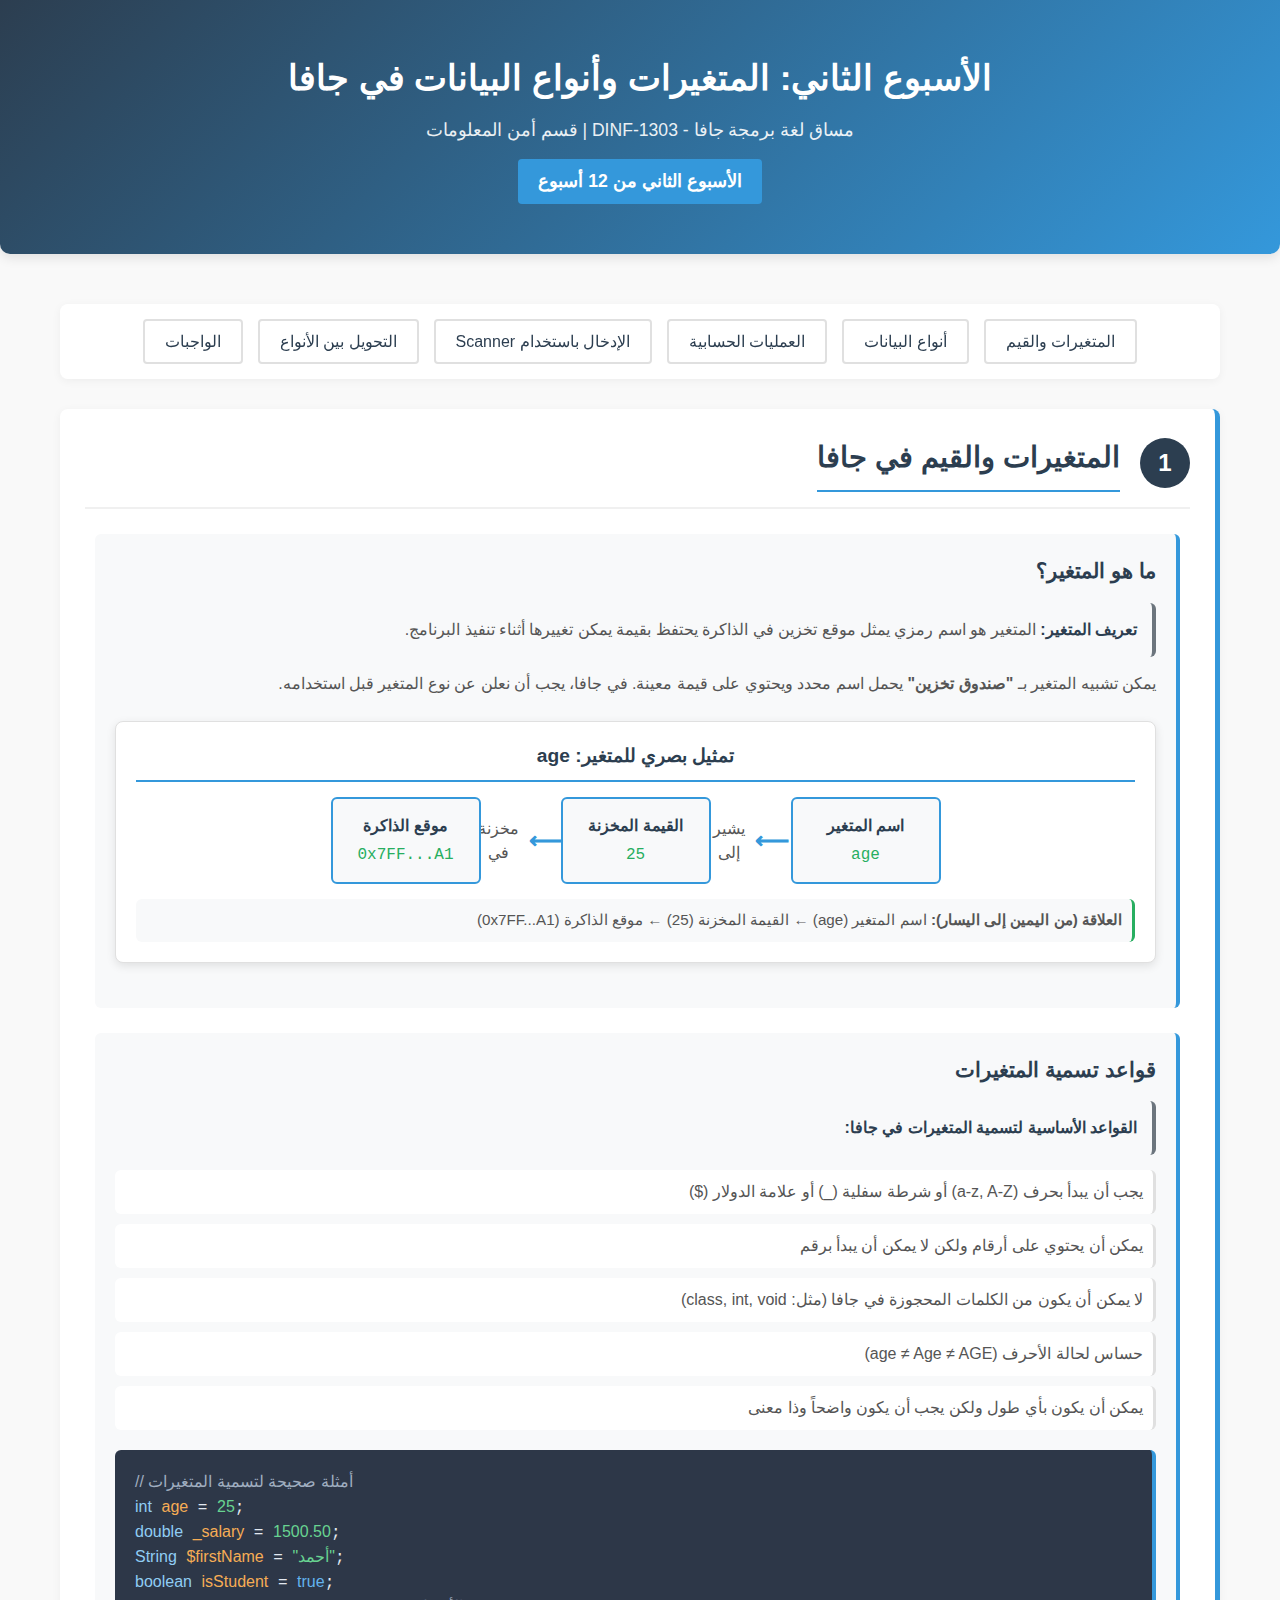
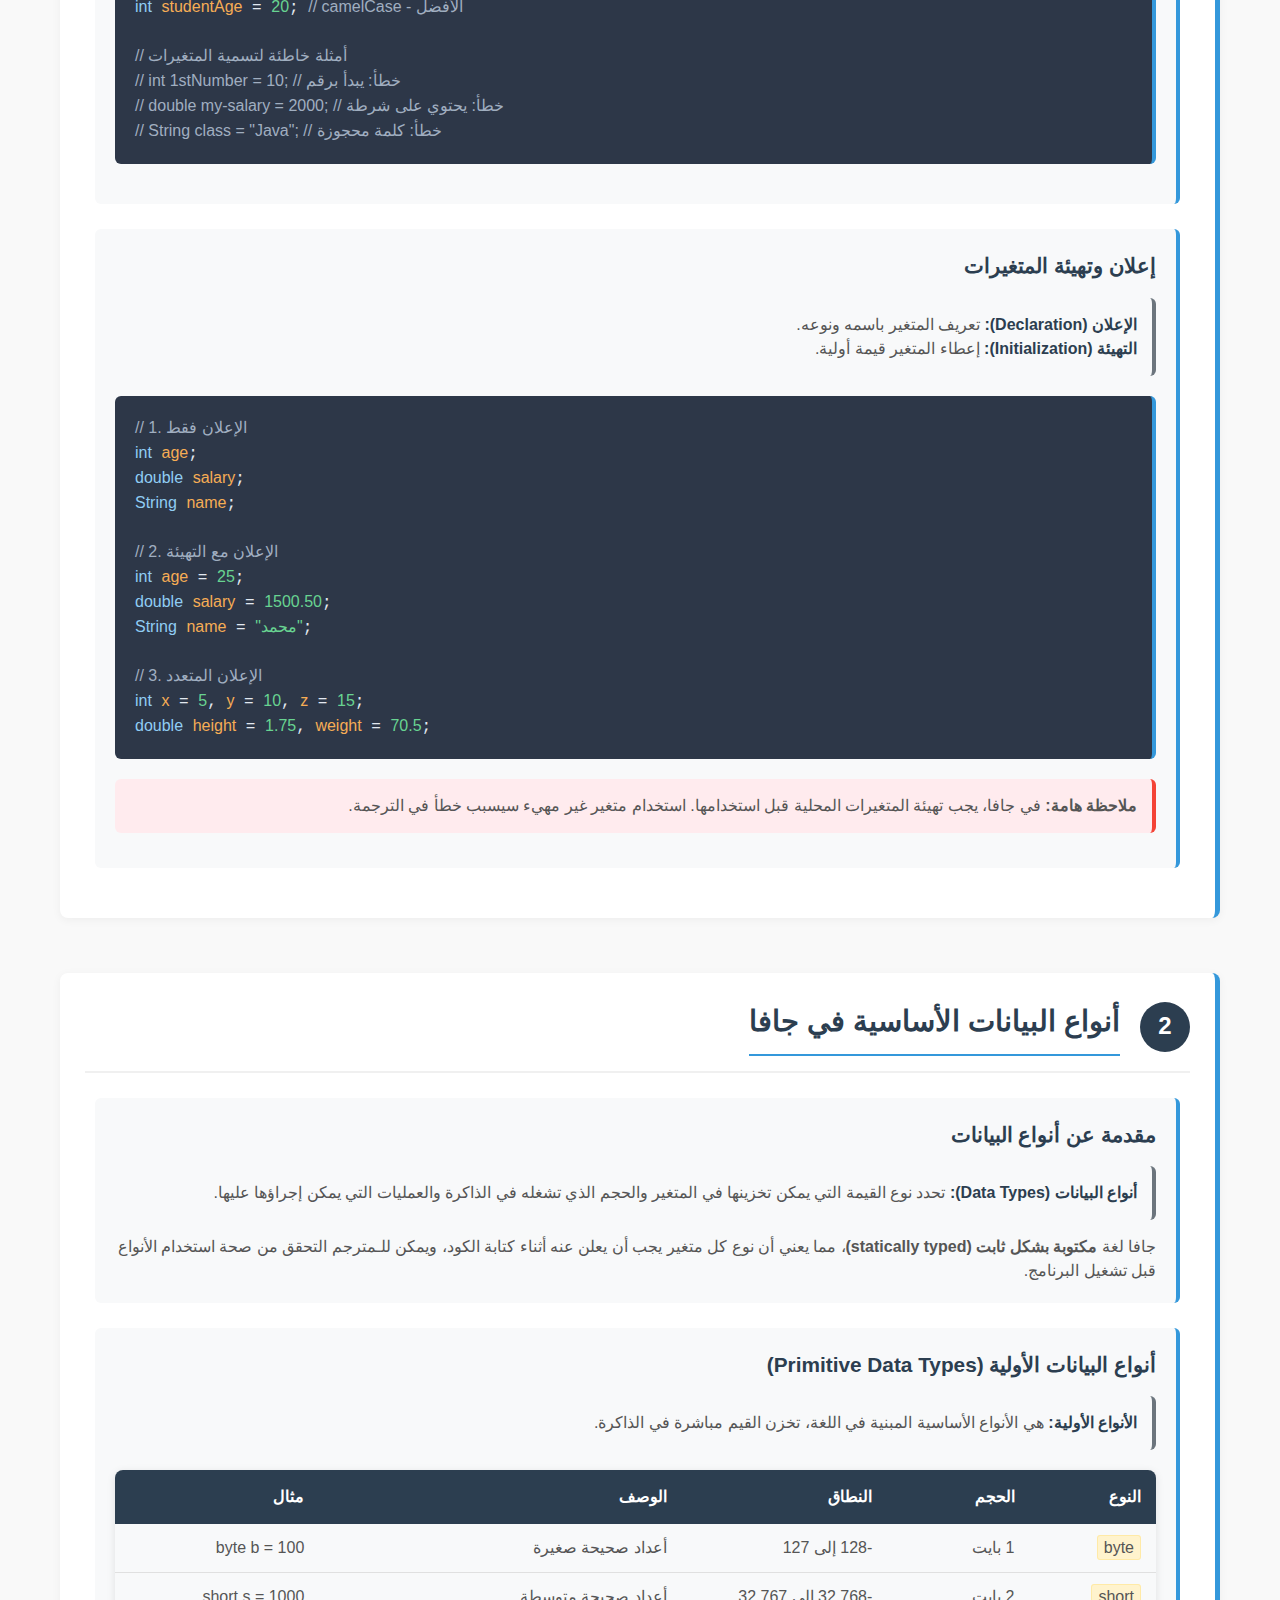
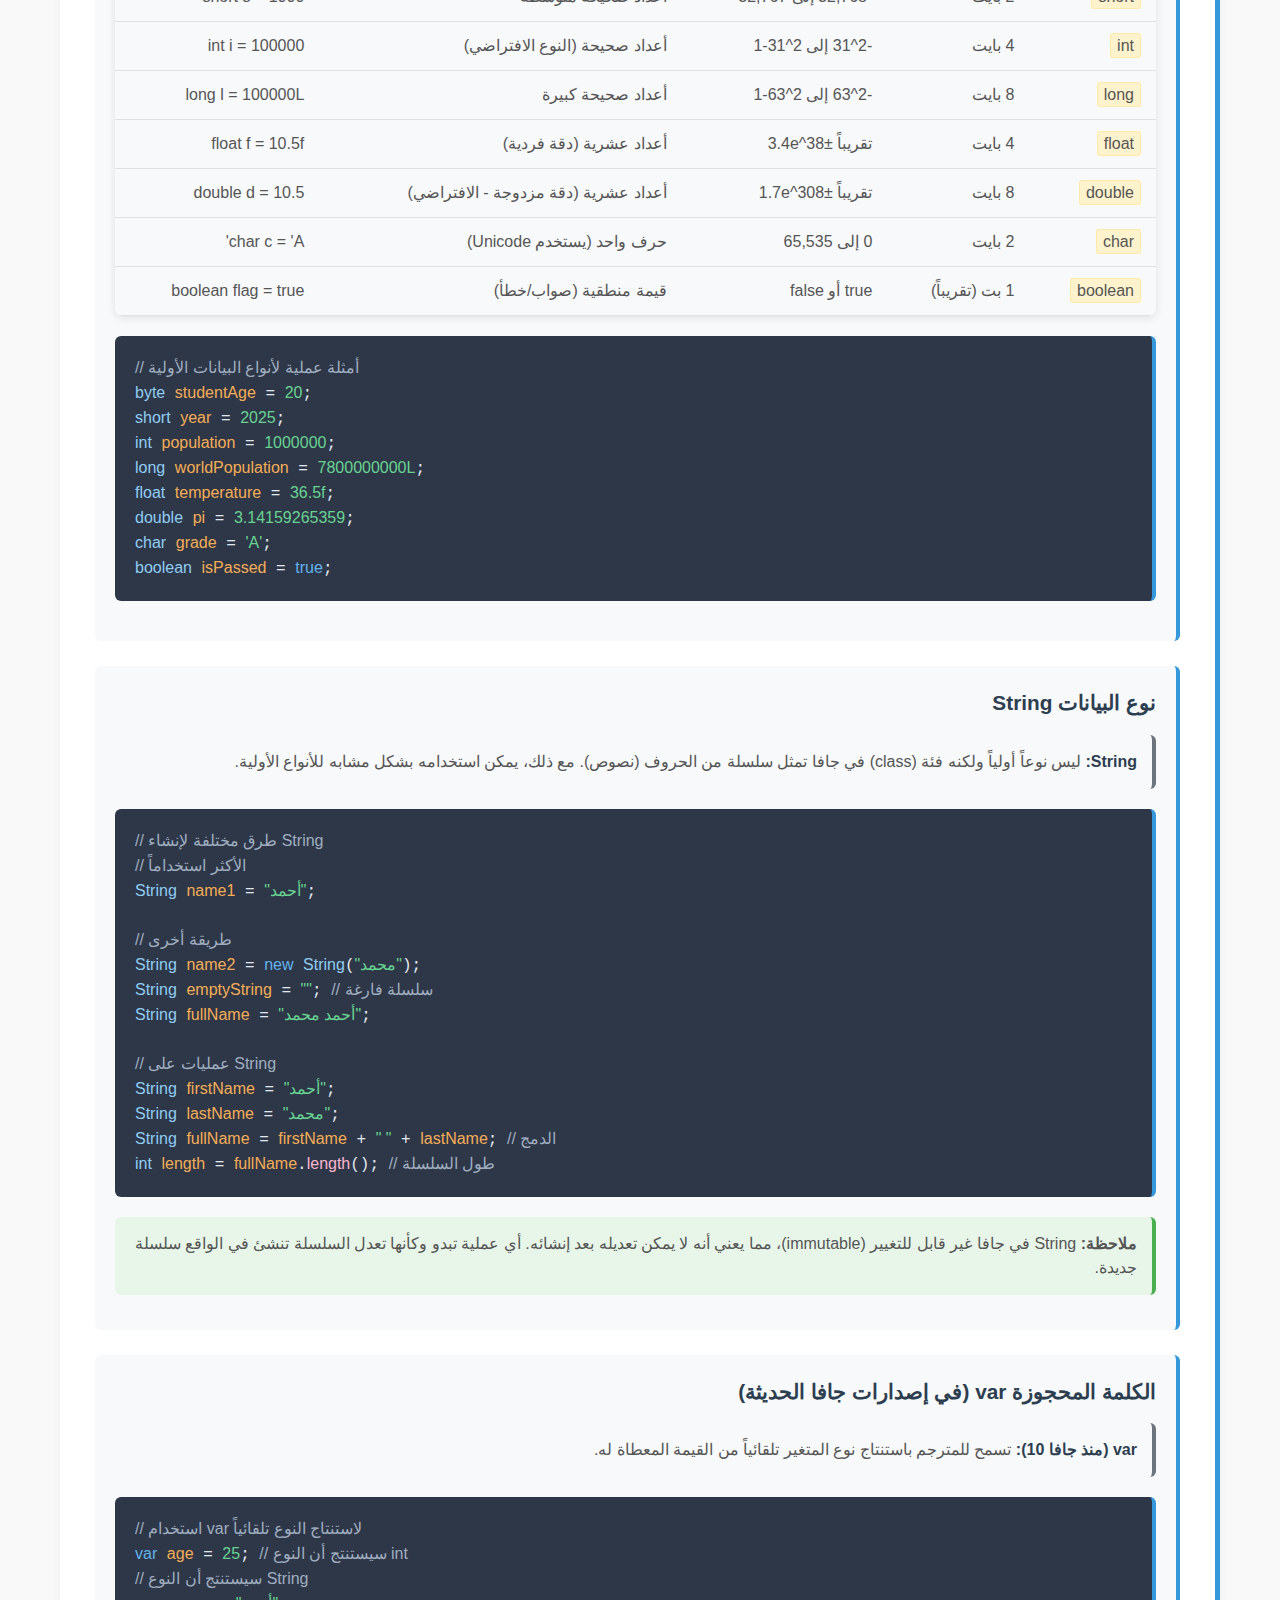
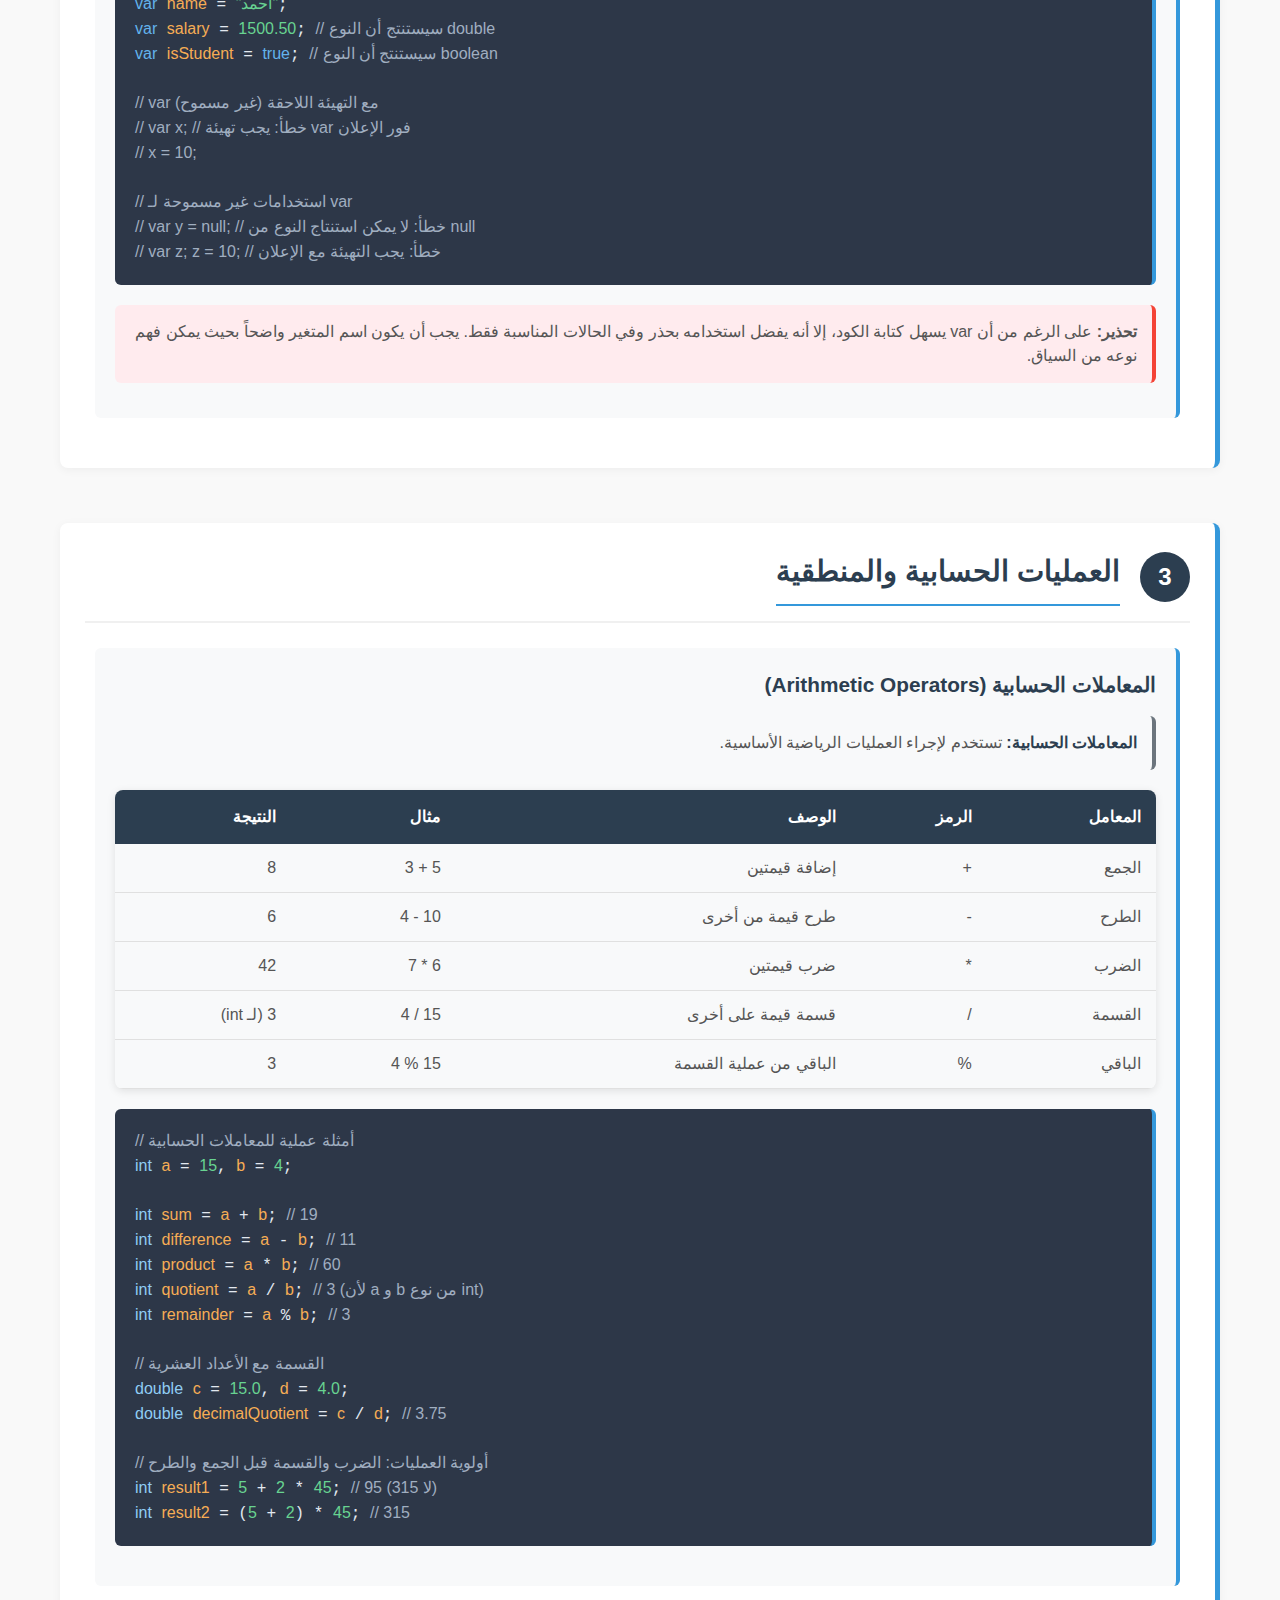
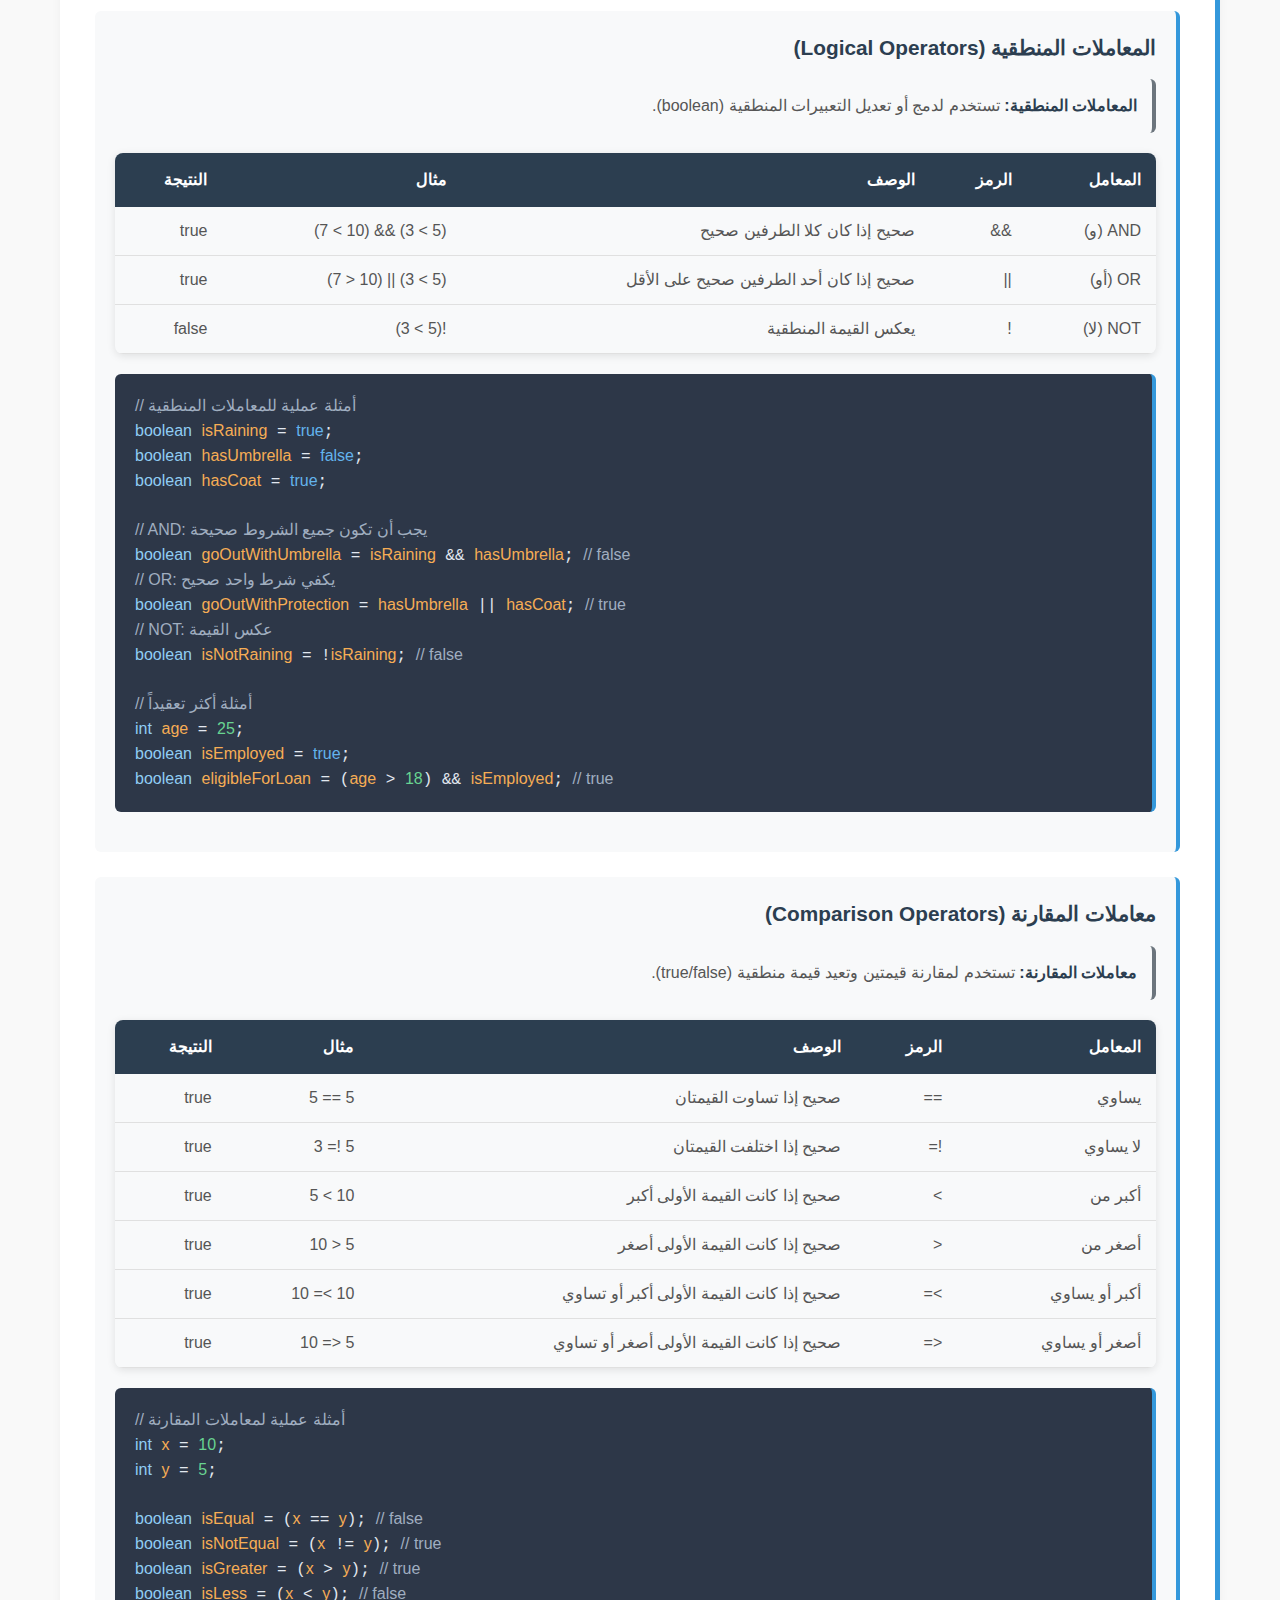
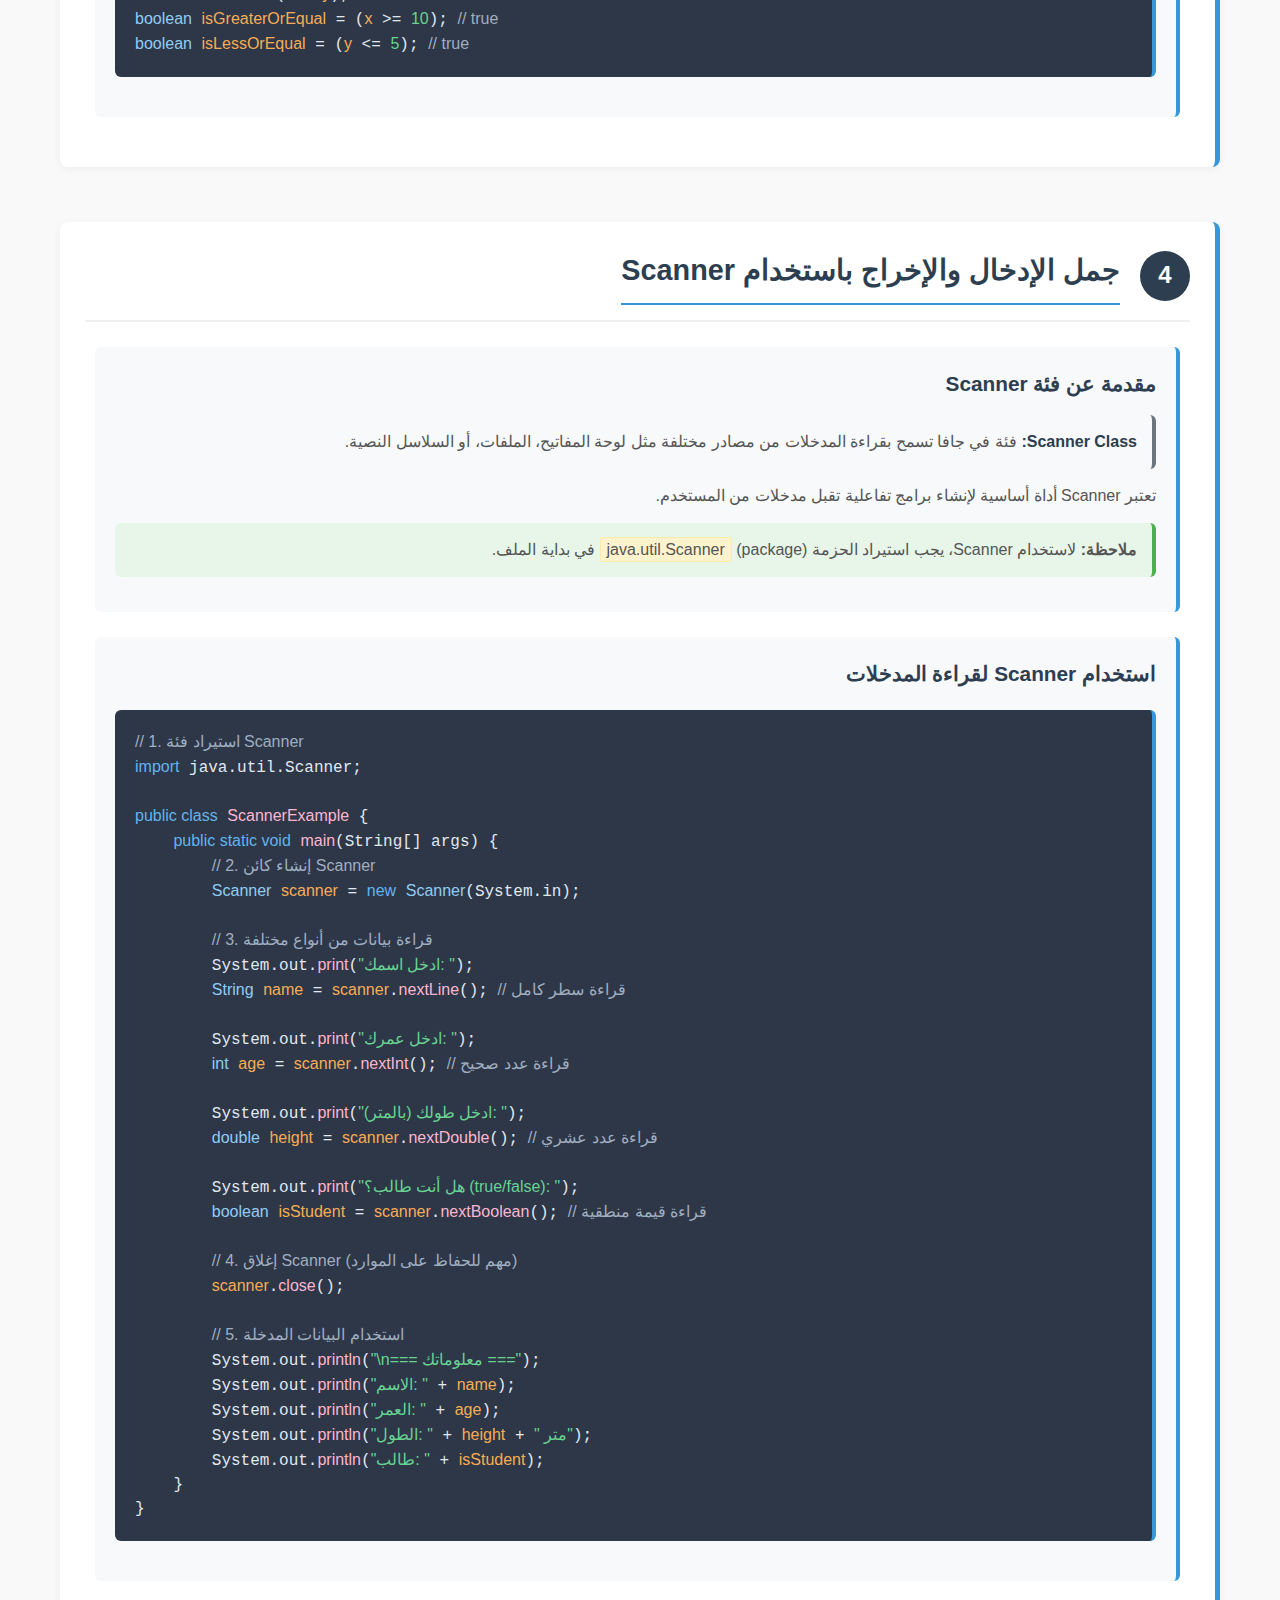
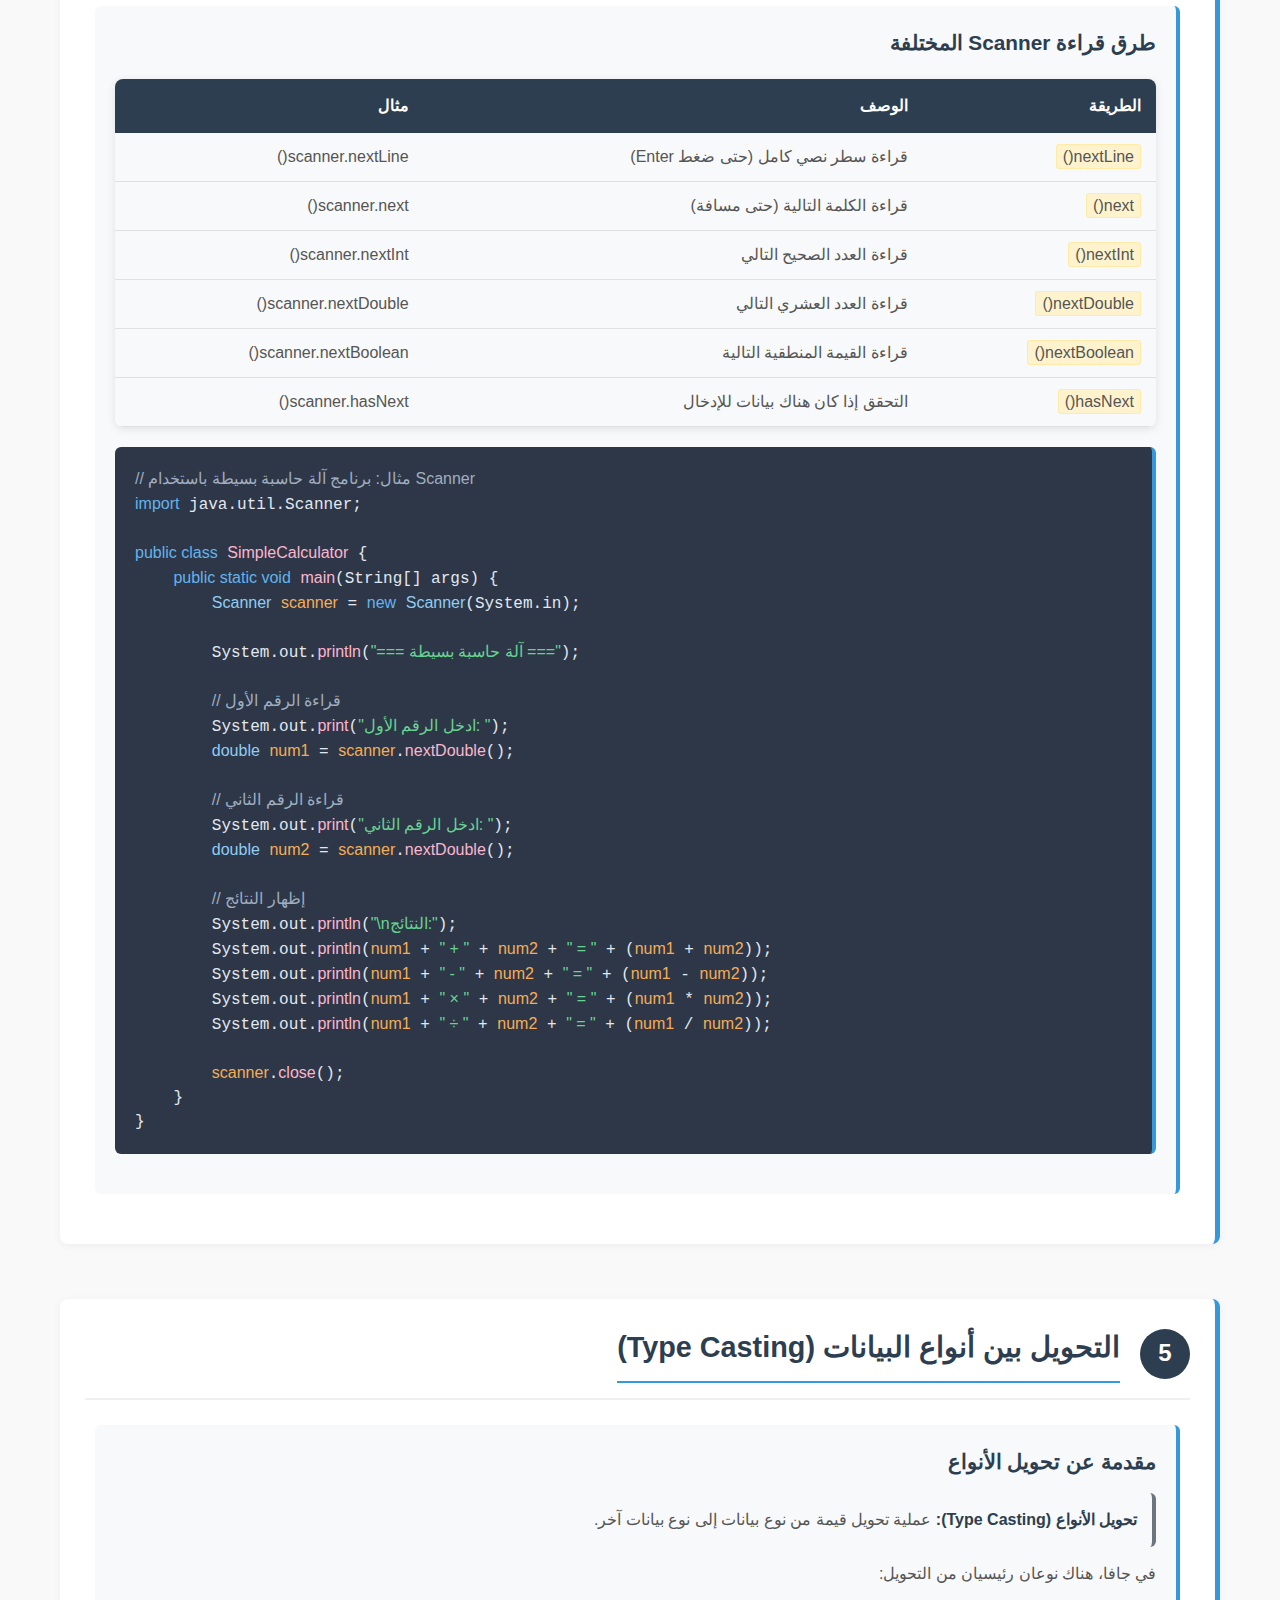
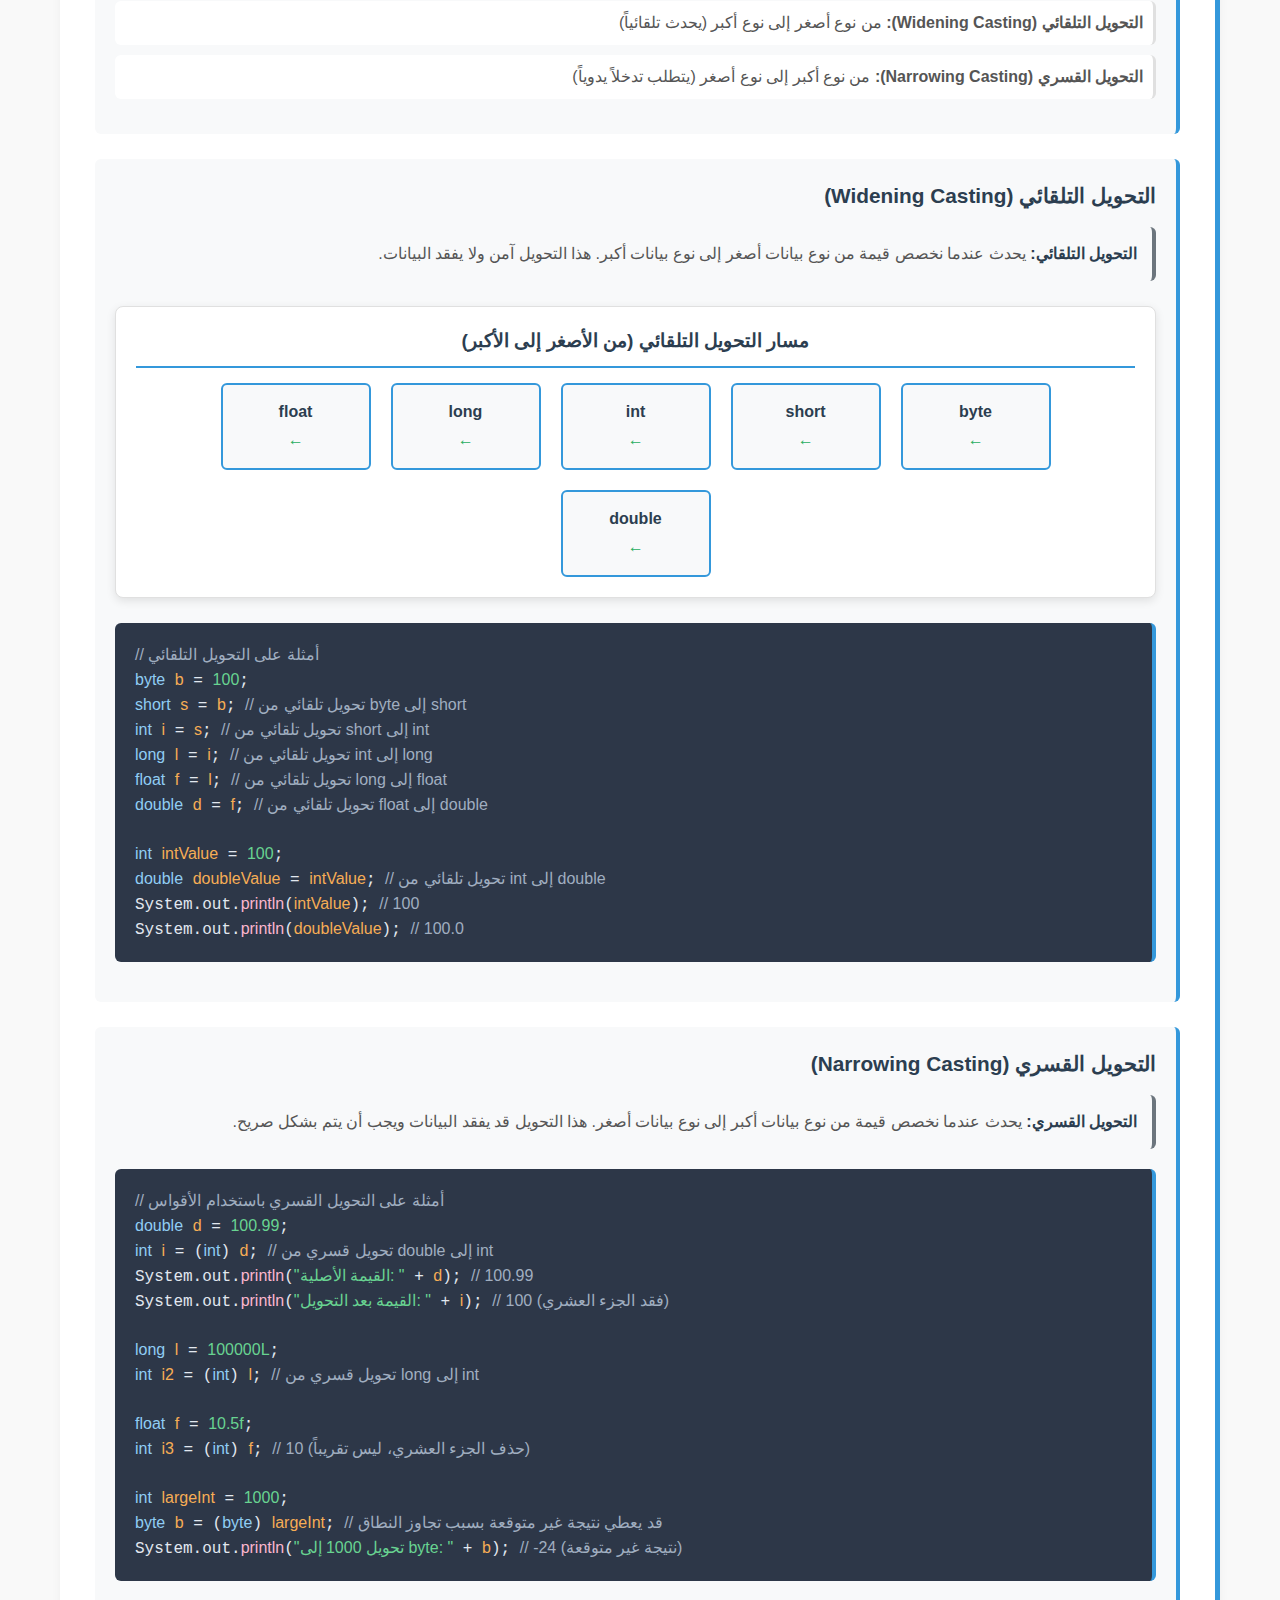
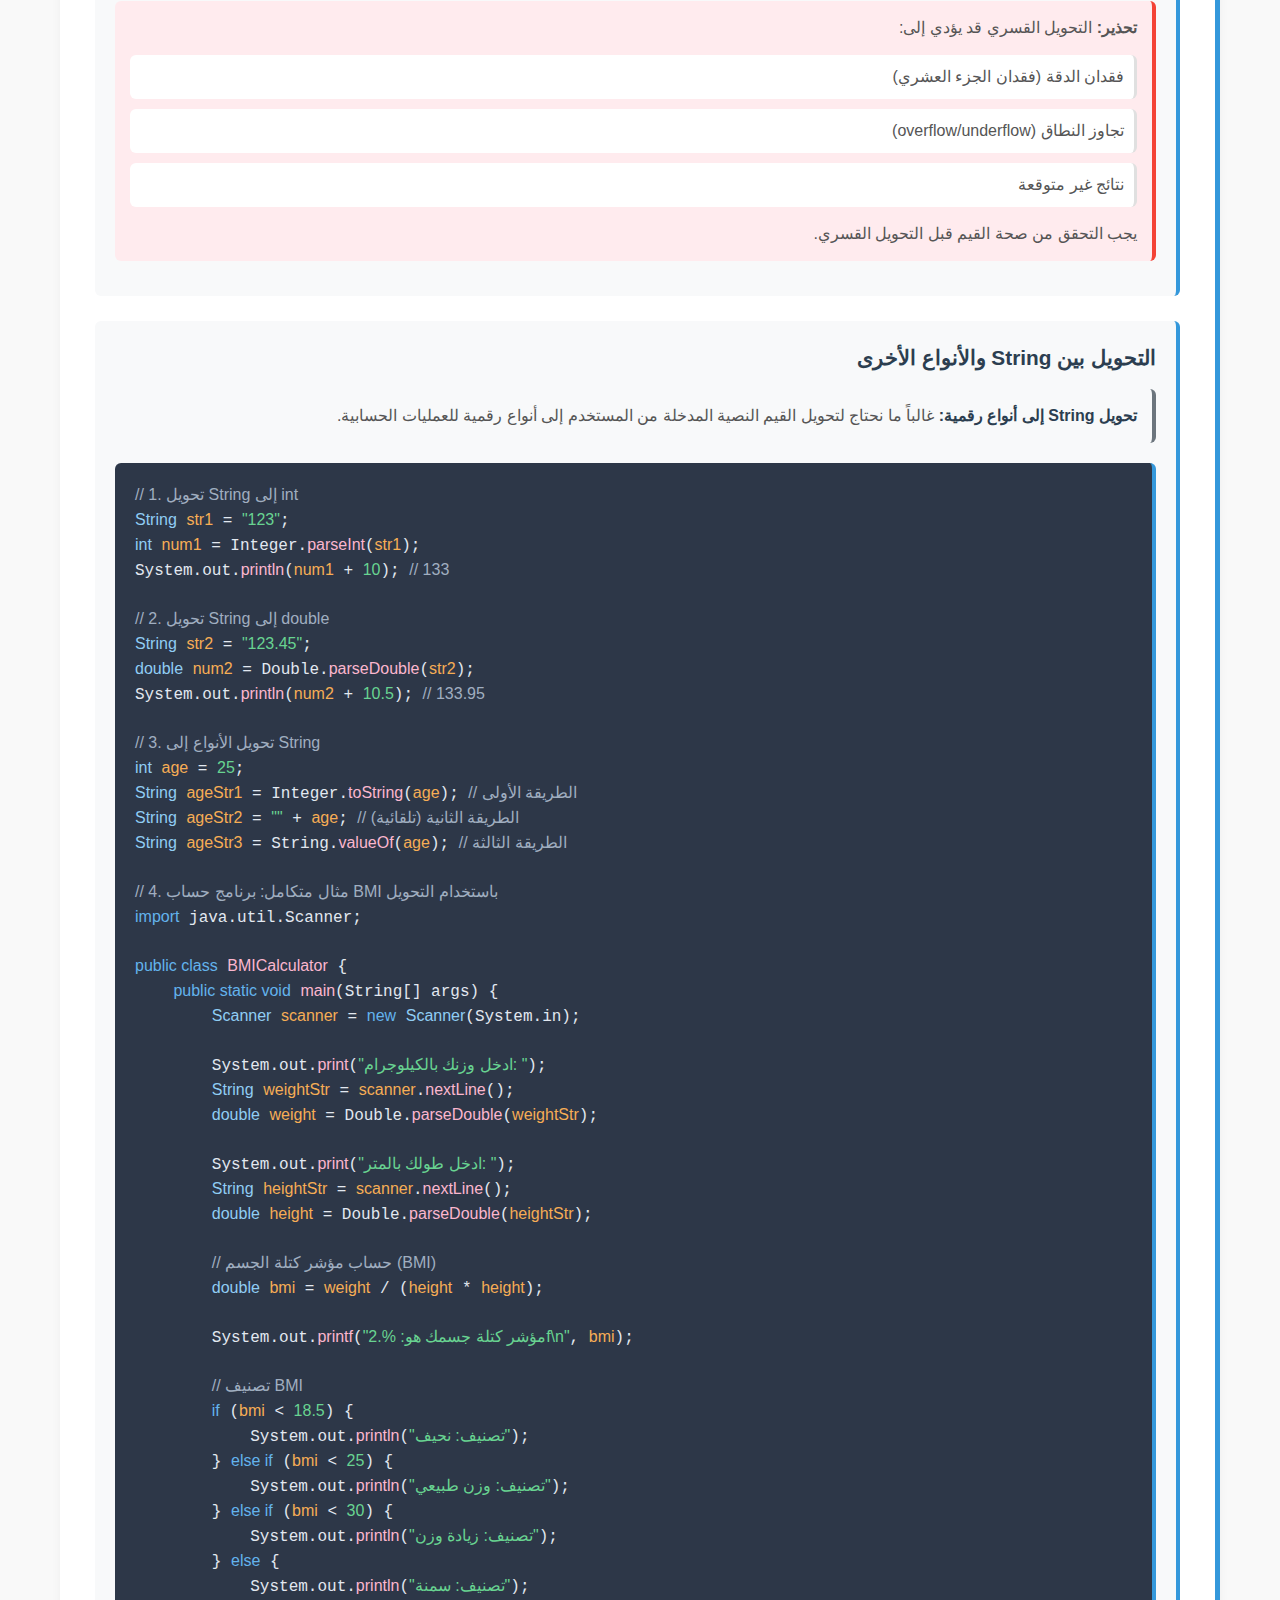
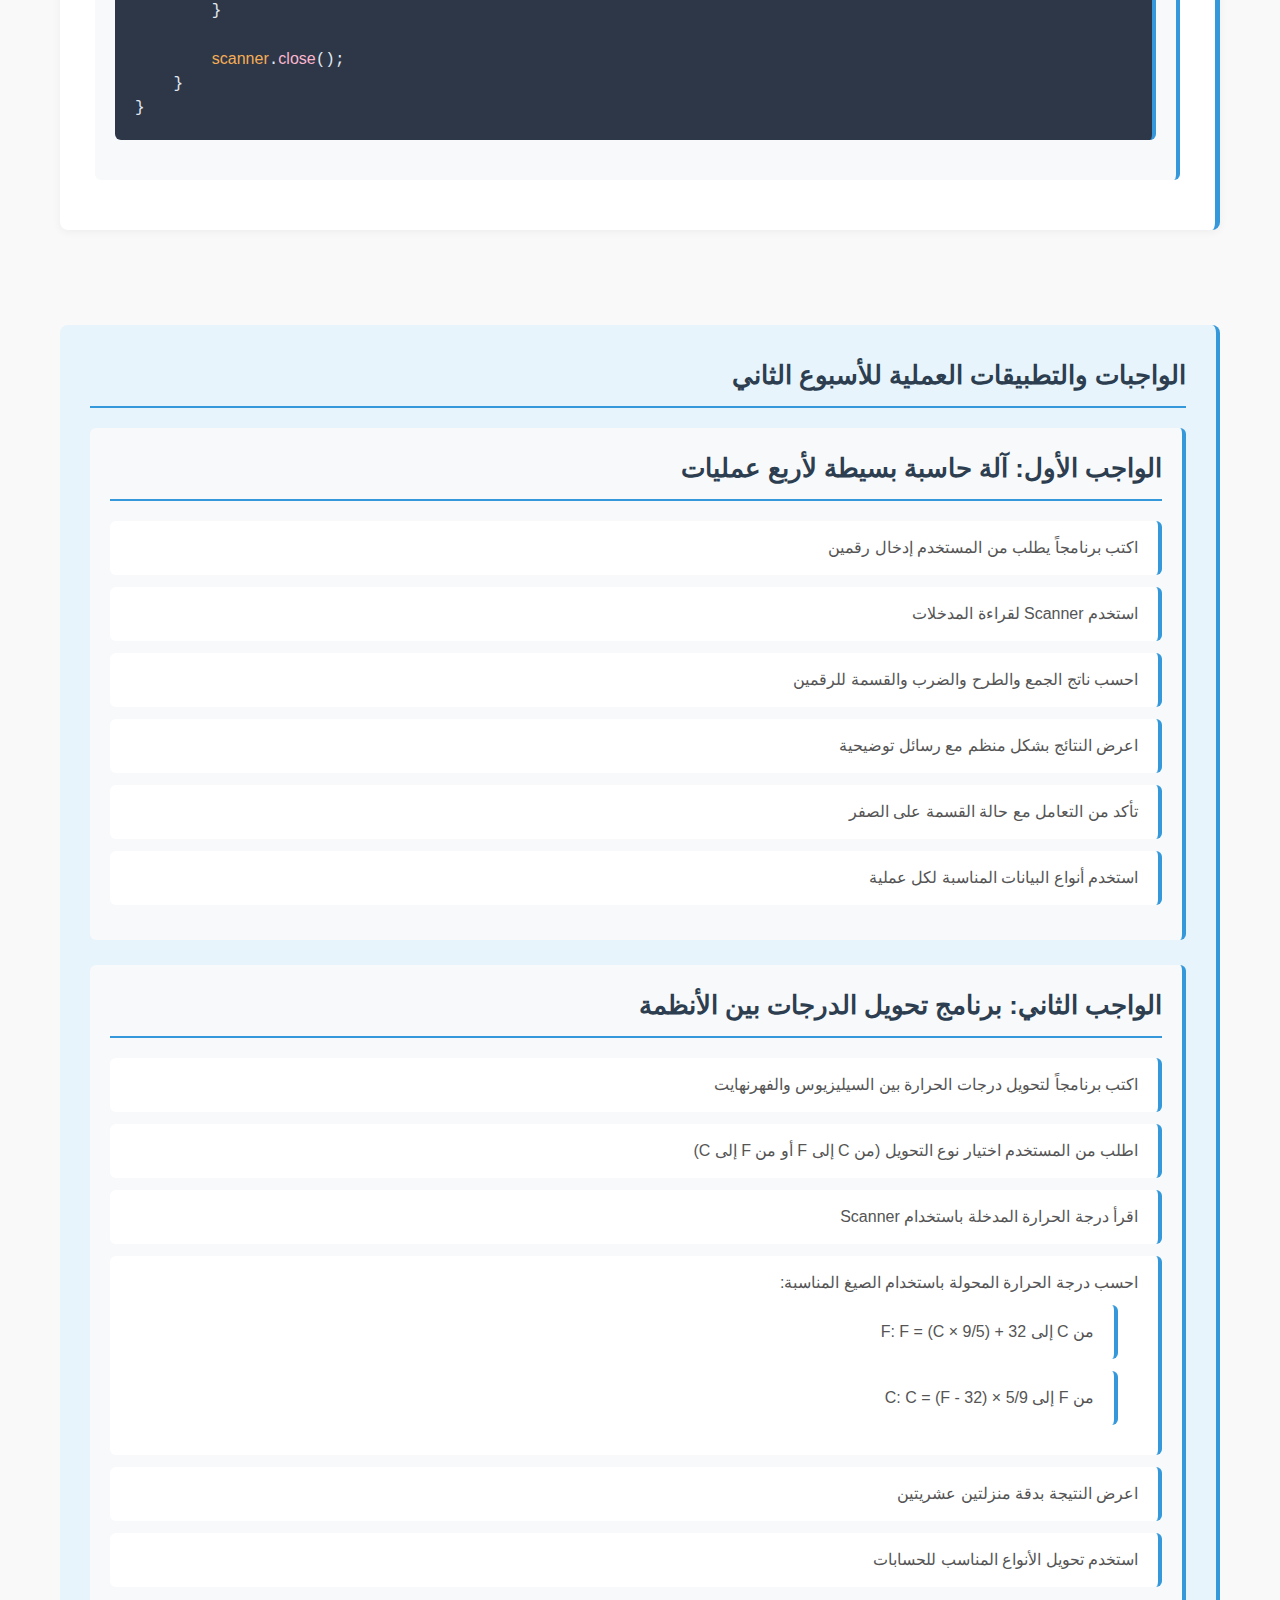
<file: Lecture2.html>
<!DOCTYPE html>
<html lang="ar" dir="rtl">
<head>
    <meta charset="UTF-8">
    <meta name="viewport" content="width=device-width, initial-scale=1.0">
    <title>الأسبوع الثاني - المتغيرات وأنواع البيانات | DINF-1303</title>
    <link rel="stylesheet" href="styles.css">
    <style>
        /* الأنماط الخاصة بالجداول والمخططات البصرية */
        .data-table {
            width: 100%;
            border-collapse: collapse;
            margin: 20px 0;
            box-shadow: 0 2px 8px rgba(0,0,0,0.1);
            border-radius: 8px;
            overflow: hidden;
        }
        
        .data-table th {
            background-color: var(--primary-color);
            color: white;
            padding: 15px;
            text-align: right;
            font-weight: 600;
        }
        
        .data-table td {
            padding: 12px 15px;
            border-bottom: 1px solid #e0e0e0;
            text-align: right;
        }
        
        .data-table tr:nth-child(even) {
            background-color: #f8f9fa;
        }
        
        .data-table tr:hover {
            background-color: #e9ecef;
        }
        
        /* أشكال التوضيح البصرية */
        .visual-diagram {
            background-color: white;
            padding: 20px;
            border-radius: 8px;
            margin: 25px 0;
            box-shadow: 0 3px 10px rgba(0, 0, 0, 0.1);
            border: 1px solid #e0e0e0;
            text-align: center;
        }
        
        .diagram-title {
            color: var(--primary-color);
            font-weight: 600;
            font-size: 1.2rem;
            margin-bottom: 15px;
            padding-bottom: 10px;
            border-bottom: 2px solid var(--secondary-color);
        }
        
        .diagram-content {
            display: flex;
            flex-wrap: wrap;
            justify-content: center;
            gap: 20px;
            margin-top: 15px;
        }
        
        .diagram-item {
            background-color: #f8f9fa;
            padding: 15px;
            border-radius: 6px;
            border: 2px solid var(--secondary-color);
            width: 150px;
            text-align: center;
            transition: transform 0.3s ease;
        }
        
        .diagram-item:hover {
            transform: translateY(-5px);
            box-shadow: 0 5px 15px rgba(0, 0, 0, 0.1);
        }
        
        .diagram-item .item-name {
            font-weight: bold;
            color: var(--primary-color);
            margin-bottom: 5px;
        }
        
        .diagram-item .item-value {
            color: #27ae60;
            font-family: 'Courier New', monospace;
        }
        
        /* تحديث أنماط الأسهم لتناسب الاتجاه العربي */
        .arrow-container {
            display: flex;
            align-items: center;
            justify-content: center;
            width: 40px;
        }

        .arrow-right {
            font-size: 1.5rem;
            color: var(--secondary-color);
            font-weight: bold;
            margin: 0 10px;
        }
		
		.arrow-label {
			padding-left: 10px;
		}

        .diagram-description {
            margin-top: 15px;
            padding: 10px;
            background-color: #f8f9fa;
            border-radius: 6px;
            border-right: 3px solid var(--accent-color);
            font-size: 0.95rem;
            color: #555;
            text-align: right;
        }
    </style>
</head>
<body>
<header class="main-header">
	<div class="container">
		<div class="header-content">
			<h1>الأسبوع الثاني: المتغيرات وأنواع البيانات في جافا</h1>
			<p>مساق لغة برمجة جافا - DINF-1303 | قسم أمن المعلومات</p>
			<div class="week-indicator">الأسبوع الثاني من 12 أسبوع</div>
		</div>
	</div>
</header>
<div class="container">
    <!-- التنقل السريع -->
    <nav class="quick-nav">
        <div class="nav-links">
            <a href="#section1">المتغيرات والقيم</a>
            <a href="#section2">أنواع البيانات</a>
            <a href="#section3">العمليات الحسابية</a>
            <a href="#section4">الإدخال باستخدام Scanner</a>
            <a href="#section5">التحويل بين الأنواع</a>
            <a href="#assignments">الواجبات</a>
        </div>
    </nav>
    
    <!-- المحتوى الرئيسي -->
    <main class="main-content">
        <!-- القسم 1: المتغيرات والقيم في جافا -->
        <section id="section1" class="section">
            <div class="section-header">
                <div class="section-number">1</div>
                <h2 class="section-title">المتغيرات والقيم في جافا</h2>
            </div>
            <div class="section-content">
                <div class="topic">
                    <h3 class="topic-title">ما هو المتغير؟</h3>
                    <div class="topic-content">
                        <div class="definition">
                            <strong>تعريف المتغير:</strong> المتغير هو اسم رمزي يمثل موقع تخزين في الذاكرة يحتفظ بقيمة يمكن تغييرها أثناء تنفيذ البرنامج.
                        </div>
                        <p>يمكن تشبيه المتغير بـ <strong>"صندوق تخزين"</strong> يحمل اسم محدد ويحتوي على قيمة معينة. في جافا، يجب أن نعلن عن نوع المتغير قبل استخدامه.</p>
                        
						<div class="visual-diagram">
    <div class="diagram-title">تمثيل بصري للمتغير: age</div>
    <div class="diagram-content">
        <div class="diagram-item">
            <div class="item-name">اسم المتغير</div>
            <div class="item-value">age</div>
        </div>
        <div class="arrow-container">
            <div class="arrow-right">⟵</div>
            <div class="arrow-label">يشير إلى</div>
        </div>
        <div class="diagram-item">
            <div class="item-name">القيمة المخزنة</div>
            <div class="item-value">25</div>
        </div>
        <div class="arrow-container">
            <div class="arrow-right">⟵</div>
            <div class="arrow-label">مخزنة في</div>
        </div>
        <div class="diagram-item">
            <div class="item-name">موقع الذاكرة</div>
            <div class="item-value">0x7FF...A1</div>
        </div>
    </div>
    <div class="diagram-description">
        <strong>العلاقة (من اليمين إلى اليسار):</strong> اسم المتغير (age) ← القيمة المخزنة (25) ← موقع الذاكرة (0x7FF...A1)
    </div>
</div>
                        </div>
                </div>
                
                <div class="topic">
                    <h3 class="topic-title">قواعد تسمية المتغيرات</h3>
                    <div class="topic-content">
                        <div class="definition">
                            <strong>القواعد الأساسية لتسمية المتغيرات في جافا:</strong>
                        </div>
                        <ul>
                            <li>يجب أن يبدأ بحرف (a-z, A-Z) أو شرطة سفلية (_) أو علامة الدولار ($)</li>
                            <li>يمكن أن يحتوي على أرقام ولكن لا يمكن أن يبدأ برقم</li>
                            <li>لا يمكن أن يكون من الكلمات المحجوزة في جافا (مثل: class, int, void)</li>
                            <li>حساس لحالة الأحرف (age ≠ Age ≠ AGE)</li>
                            <li>يمكن أن يكون بأي طول ولكن يجب أن يكون واضحاً وذا معنى</li>
                        </ul>
                        
                        <div class="code-example">
                            <span class="comment">// أمثلة صحيحة لتسمية المتغيرات</span><br>
                            <span class="type">int</span> <span class="variable">age</span> = <span class="string">25</span>;<br>
                            <span class="type">double</span> <span class="variable">_salary</span> = <span class="string">1500.50</span>;<br>
                            <span class="type">String</span> <span class="variable">$firstName</span> = <span class="string">"أحمد"</span>;<br>
                            <span class="type">boolean</span> <span class="variable">isStudent</span> = <span class="keyword">true</span>;<br>
                            <span class="type">int</span> <span class="variable">studentAge</span> = <span class="string">20</span>; <span class="comment">// camelCase - الأفضل</span><br><br>
                            
                            <span class="comment">// أمثلة خاطئة لتسمية المتغيرات</span><br>
                            <span class="comment">// int 1stNumber = 10;  // خطأ: يبدأ برقم</span><br>
                            <span class="comment">// double my-salary = 2000;  // خطأ: يحتوي على شرطة</span><br>
                            <span class="comment">// String class = "Java";  // خطأ: كلمة محجوزة</span>
                        </div>
                    </div>
                </div>
                
                <div class="topic">
                    <h3 class="topic-title">إعلان وتهيئة المتغيرات</h3>
                    <div class="topic-content">
                        <div class="definition">
                            <strong>الإعلان (Declaration):</strong> تعريف المتغير باسمه ونوعه.<br>
                            <strong>التهيئة (Initialization):</strong> إعطاء المتغير قيمة أولية.
                        </div>
                        
                        <div class="code-example">
                            <span class="comment">// 1. الإعلان فقط</span><br>
                            <span class="type">int</span> <span class="variable">age</span>;<br>
                            <span class="type">double</span> <span class="variable">salary</span>;<br>
                            <span class="type">String</span> <span class="variable">name</span>;<br><br>
                            
                            <span class="comment">// 2. الإعلان مع التهيئة</span><br>
                            <span class="type">int</span> <span class="variable">age</span> = <span class="string">25</span>;<br>
                            <span class="type">double</span> <span class="variable">salary</span> = <span class="string">1500.50</span>;<br>
                            <span class="type">String</span> <span class="variable">name</span> = <span class="string">"محمد"</span>;<br><br>
                            
                            <span class="comment">// 3. الإعلان المتعدد</span><br>
                            <span class="type">int</span> <span class="variable">x</span> = <span class="string">5</span>, <span class="variable">y</span> = <span class="string">10</span>, <span class="variable">z</span> = <span class="string">15</span>;<br>
                            <span class="type">double</span> <span class="variable">height</span> = <span class="string">1.75</span>, <span class="variable">weight</span> = <span class="string">70.5</span>;<br>
                        </div>
                        
                        <div class="warning">
                            <strong>ملاحظة هامة:</strong> في جافا، يجب تهيئة المتغيرات المحلية قبل استخدامها. استخدام متغير غير مهيء سيسبب خطأ في الترجمة.
                        </div>
                    </div>
                </div>
            </div>
        </section>
        
        <!-- القسم 2: أنواع البيانات الأساسية -->
        <section id="section2" class="section">
            <div class="section-header">
                <div class="section-number">2</div>
                <h2 class="section-title">أنواع البيانات الأساسية في جافا</h2>
            </div>
            <div class="section-content">
                <div class="topic">
                    <h3 class="topic-title">مقدمة عن أنواع البيانات</h3>
                    <div class="topic-content">
                        <div class="definition">
                            <strong>أنواع البيانات (Data Types):</strong> تحدد نوع القيمة التي يمكن تخزينها في المتغير والحجم الذي تشغله في الذاكرة والعمليات التي يمكن إجراؤها عليها.
                        </div>
                        <p>جافا لغة <strong>مكتوبة بشكل ثابت (statically typed)</strong>، مما يعني أن نوع كل متغير يجب أن يعلن عنه أثناء كتابة الكود، ويمكن للـمترجم التحقق من صحة استخدام الأنواع قبل تشغيل البرنامج.</p>
                    </div>
                </div>
                
                <div class="topic">
                    <h3 class="topic-title">أنواع البيانات الأولية (Primitive Data Types)</h3>
                    <div class="topic-content">
                        <div class="definition">
                            <strong>الأنواع الأولية:</strong> هي الأنواع الأساسية المبنية في اللغة، تخزن القيم مباشرة في الذاكرة.
                        </div>
                        
                        <table class="data-table">
                            <thead>
                                <tr>
                                    <th>النوع</th>
                                    <th>الحجم</th>
                                    <th>النطاق</th>
                                    <th>الوصف</th>
                                    <th>مثال</th>
                                </tr>
                            </thead>
                            <tbody>
                                <tr>
                                    <td><span class="highlight">byte</span></td>
                                    <td>1 بايت</td>
                                    <td>-128 إلى 127</td>
                                    <td>أعداد صحيحة صغيرة</td>
                                    <td>byte b = 100</td>
                                </tr>
                                <tr>
                                    <td><span class="highlight">short</span></td>
                                    <td>2 بايت</td>
                                    <td>-32,768 إلى 32,767</td>
                                    <td>أعداد صحيحة متوسطة</td>
                                    <td>short s = 1000</td>
                                </tr>
                                <tr>
                                    <td><span class="highlight">int</span></td>
                                    <td>4 بايت</td>
                                    <td>-2^31 إلى 2^31-1</td>
                                    <td>أعداد صحيحة (النوع الافتراضي)</td>
                                    <td>int i = 100000</td>
                                </tr>
                                <tr>
                                    <td><span class="highlight">long</span></td>
                                    <td>8 بايت</td>
                                    <td>-2^63 إلى 2^63-1</td>
                                    <td>أعداد صحيحة كبيرة</td>
                                    <td>long l = 100000L</td>
                                </tr>
                                <tr>
                                    <td><span class="highlight">float</span></td>
                                    <td>4 بايت</td>
                                    <td>تقريباً ±3.4e^38</td>
                                    <td>أعداد عشرية (دقة فردية)</td>
                                    <td>float f = 10.5f</td>
                                </tr>
                                <tr>
                                    <td><span class="highlight">double</span></td>
                                    <td>8 بايت</td>
                                    <td>تقريباً ±1.7e^308</td>
                                    <td>أعداد عشرية (دقة مزدوجة - الافتراضي)</td>
                                    <td>double d = 10.5</td>
                                </tr>
                                <tr>
                                    <td><span class="highlight">char</span></td>
                                    <td>2 بايت</td>
                                    <td>0 إلى 65,535</td>
                                    <td>حرف واحد (يستخدم Unicode)</td>
                                    <td>char c = 'A'</td>
                                </tr>
                                <tr>
                                    <td><span class="highlight">boolean</span></td>
                                    <td>1 بت (تقريباً)</td>
                                    <td>true أو false</td>
                                    <td>قيمة منطقية (صواب/خطأ)</td>
                                    <td>boolean flag = true</td>
                                </tr>
                            </tbody>
                        </table>
                        
                        <div class="code-example">
                            <span class="comment">// أمثلة عملية لأنواع البيانات الأولية</span><br>
                            <span class="type">byte</span> <span class="variable">studentAge</span> = <span class="string">20</span>;<br>
                            <span class="type">short</span> <span class="variable">year</span> = <span class="string">2025</span>;<br>
                            <span class="type">int</span> <span class="variable">population</span> = <span class="string">1000000</span>;<br>
                            <span class="type">long</span> <span class="variable">worldPopulation</span> = <span class="string">7800000000L</span>;<br>
                            <span class="type">float</span> <span class="variable">temperature</span> = <span class="string">36.5f</span>;<br>
                            <span class="type">double</span> <span class="variable">pi</span> = <span class="string">3.14159265359</span>;<br>
                            <span class="type">char</span> <span class="variable">grade</span> = <span class="string">'A'</span>;<br>
                            <span class="type">boolean</span> <span class="variable">isPassed</span> = <span class="keyword">true</span>;<br>
                        </div>
                    </div>
                </div>
                
                <div class="topic">
                    <h3 class="topic-title">نوع البيانات String</h3>
                    <div class="topic-content">
                        <div class="definition">
                            <strong>String:</strong> ليس نوعاً أولياً ولكنه فئة (class) في جافا تمثل سلسلة من الحروف (نصوص). مع ذلك، يمكن استخدامه بشكل مشابه للأنواع الأولية.
                        </div>
                        
                        <div class="code-example">
                            <span class="comment">// طرق مختلفة لإنشاء String</span><br>
							
							<span class="comment">// الأكثر استخداماً</span><br>
                            <span class="type">String</span> <span class="variable">name1</span> = <span class="string">"أحمد"</span>;<br><br>
							<span class="comment">// طريقة أخرى</span><br>
                            <span class="type">String</span> <span class="variable">name2</span> = <span class="keyword">new</span> <span class="type">String</span>(<span class="string">"محمد"</span>);<br>
                            <span class="type">String</span> <span class="variable">emptyString</span> = <span class="string">""</span>; <span class="comment">// سلسلة فارغة</span><br>
                            <span class="type">String</span> <span class="variable">fullName</span> = <span class="string">"أحمد محمد"</span>;<br><br>
                            
                            <span class="comment">// عمليات على String</span><br>
                            <span class="type">String</span> <span class="variable">firstName</span> = <span class="string">"أحمد"</span>;<br>
                            <span class="type">String</span> <span class="variable">lastName</span> = <span class="string">"محمد"</span>;<br>
                            <span class="type">String</span> <span class="variable">fullName</span> = <span class="variable">firstName</span> + <span class="string">" "</span> + <span class="variable">lastName</span>; <span class="comment">// الدمج</span><br>
                            <span class="type">int</span> <span class="variable">length</span> = <span class="variable">fullName</span>.<span class="function">length</span>(); <span class="comment">// طول السلسلة</span><br>
                        </div>
                        
                        <div class="note">
                            <strong>ملاحظة:</strong> String في جافا غير قابل للتغيير (immutable)، مما يعني أنه لا يمكن تعديله بعد إنشائه. أي عملية تبدو وكأنها تعدل السلسلة تنشئ في الواقع سلسلة جديدة.
                        </div>
                    </div>
                </div>
                
                <div class="topic">
                    <h3 class="topic-title">الكلمة المحجوزة var (في إصدارات جافا الحديثة)</h3>
                    <div class="topic-content">
                        <div class="definition">
                            <strong>var (منذ جافا 10):</strong> تسمح للمترجم باستنتاج نوع المتغير تلقائياً من القيمة المعطاة له.
                        </div>
                        
                        <div class="code-example">
                            <span class="comment">// استخدام var لاستنتاج النوع تلقائياً</span><br>
                            <span class="keyword">var</span> <span class="variable">age</span> = <span class="string">25</span>; <span class="comment">// سيستنتج أن النوع int</span><br>
							<span class="comment">// سيستنتج أن النوع String</span><br>
                            <span class="keyword">var</span> <span class="variable">name</span> = <span class="string">"أحمد"</span>;<br>
                            <span class="keyword">var</span> <span class="variable">salary</span> = <span class="string">1500.50</span>; <span class="comment">// سيستنتج أن النوع double</span><br>
                            <span class="keyword">var</span> <span class="variable">isStudent</span> = <span class="keyword">true</span>; <span class="comment">// سيستنتج أن النوع boolean</span><br><br>
                            
                            <span class="comment">// var مع التهيئة اللاحقة (غير مسموح)</span><br>
                            <span class="comment">// var x;  // خطأ: يجب تهيئة var فور الإعلان</span><br>
                            <span class="comment">// x = 10;</span><br><br>
                            
                            <span class="comment">// استخدامات غير مسموحة لـ var</span><br>
                            <span class="comment">// var y = null;  // خطأ: لا يمكن استنتاج النوع من null</span><br>
                            <span class="comment">// var z; z = 10;  // خطأ: يجب التهيئة مع الإعلان</span>
                        </div>
                        
                        <div class="warning">
                            <strong>تحذير:</strong> على الرغم من أن var يسهل كتابة الكود، إلا أنه يفضل استخدامه بحذر وفي الحالات المناسبة فقط. يجب أن يكون اسم المتغير واضحاً بحيث يمكن فهم نوعه من السياق.
                        </div>
                    </div>
                </div>
            </div>
        </section>
        
        <!-- القسم 3: العمليات الحسابية والمنطقية -->
        <section id="section3" class="section">
            <div class="section-header">
                <div class="section-number">3</div>
                <h2 class="section-title">العمليات الحسابية والمنطقية</h2>
            </div>
            <div class="section-content">
                <div class="topic">
                    <h3 class="topic-title">المعاملات الحسابية (Arithmetic Operators)</h3>
                    <div class="topic-content">
                        <div class="definition">
                            <strong>المعاملات الحسابية:</strong> تستخدم لإجراء العمليات الرياضية الأساسية.
                        </div>
                        
                        <table class="data-table">
                            <thead>
                                <tr>
                                    <th>المعامل</th>
                                    <th>الرمز</th>
                                    <th>الوصف</th>
                                    <th>مثال</th>
                                    <th>النتيجة</th>
                                </tr>
                            </thead>
                            <tbody>
                                <tr>
                                    <td>الجمع</td>
                                    <td>+</td>
                                    <td>إضافة قيمتين</td>
                                    <td>5 + 3</td>
                                    <td>8</td>
                                </tr>
                                <tr>
                                    <td>الطرح</td>
                                    <td>-</td>
                                    <td>طرح قيمة من أخرى</td>
                                    <td>10 - 4</td>
                                    <td>6</td>
                                </tr>
                                <tr>
                                    <td>الضرب</td>
                                    <td>*</td>
                                    <td>ضرب قيمتين</td>
                                    <td>6 * 7</td>
                                    <td>42</td>
                                </tr>
                                <tr>
                                    <td>القسمة</td>
                                    <td>/</td>
                                    <td>قسمة قيمة على أخرى</td>
                                    <td>15 / 4</td>
                                    <td>3 (لـ int)</td>
                                </tr>
                                <tr>
                                    <td>الباقي</td>
                                    <td>%</td>
                                    <td>الباقي من عملية القسمة</td>
                                    <td>15 % 4</td>
                                    <td>3</td>
                                </tr>
                            </tbody>
                        </table>
                        
                        <div class="code-example">
                            <span class="comment">// أمثلة عملية للمعاملات الحسابية</span><br>
                            <span class="type">int</span> <span class="variable">a</span> = <span class="string">15</span>, <span class="variable">b</span> = <span class="string">4</span>;<br><br>
                            
                            <span class="type">int</span> <span class="variable">sum</span> = <span class="variable">a</span> + <span class="variable">b</span>; <span class="comment">// 19</span><br>
                            <span class="type">int</span> <span class="variable">difference</span> = <span class="variable">a</span> - <span class="variable">b</span>; <span class="comment">// 11</span><br>
                            <span class="type">int</span> <span class="variable">product</span> = <span class="variable">a</span> * <span class="variable">b</span>; <span class="comment">// 60</span><br>
                            <span class="type">int</span> <span class="variable">quotient</span> = <span class="variable">a</span> / <span class="variable">b</span>; <span class="comment">// 3 (لأن a و b من نوع int)</span><br>
                            <span class="type">int</span> <span class="variable">remainder</span> = <span class="variable">a</span> % <span class="variable">b</span>; <span class="comment">// 3</span><br><br>
                            
                            <span class="comment">// القسمة مع الأعداد العشرية</span><br>
                            <span class="type">double</span> <span class="variable">c</span> = <span class="string">15.0</span>, <span class="variable">d</span> = <span class="string">4.0</span>;<br>
                            <span class="type">double</span> <span class="variable">decimalQuotient</span> = <span class="variable">c</span> / <span class="variable">d</span>; <span class="comment">// 3.75</span><br><br>
                            
                            <span class="comment">// أولوية العمليات: الضرب والقسمة قبل الجمع والطرح</span><br>
                            <span class="type">int</span> <span class="variable">result1</span> = <span class="string">5</span> + <span class="string">2</span> * <span class="string">45</span>; <span class="comment">// 95 (لا 315)</span><br>
                            <span class="type">int</span> <span class="variable">result2</span> = (<span class="string">5</span> + <span class="string">2</span>) * <span class="string">45</span>; <span class="comment">// 315</span>
                        </div>
                    </div>
                </div>
                
                <div class="topic">
                    <h3 class="topic-title">المعاملات المنطقية (Logical Operators)</h3>
                    <div class="topic-content">
                        <div class="definition">
                            <strong>المعاملات المنطقية:</strong> تستخدم لدمج أو تعديل التعبيرات المنطقية (boolean).
                        </div>
                        
                        <table class="data-table">
                            <thead>
                                <tr>
                                    <th>المعامل</th>
                                    <th>الرمز</th>
                                    <th>الوصف</th>
                                    <th>مثال</th>
                                    <th>النتيجة</th>
                                </tr>
                            </thead>
                            <tbody>
                                <tr>
                                    <td>AND (و)</td>
                                    <td>&&</td>
                                    <td>صحيح إذا كان كلا الطرفين صحيح</td>
                                    <td>(5 > 3) && (10 > 7)</td>
                                    <td>true</td>
                                </tr>
                                <tr>
                                    <td>OR (أو)</td>
                                    <td>||</td>
                                    <td>صحيح إذا كان أحد الطرفين صحيح على الأقل</td>
                                    <td>(5 > 3) || (10 < 7)</td>
                                    <td>true</td>
                                </tr>
                                <tr>
                                    <td>NOT (لا)</td>
                                    <td>!</td>
                                    <td>يعكس القيمة المنطقية</td>
                                    <td>!(5 > 3)</td>
                                    <td>false</td>
                                </tr>
                            </tbody>
                        </table>
                        
                        <div class="code-example">
                            <span class="comment">// أمثلة عملية للمعاملات المنطقية</span><br>
                            <span class="type">boolean</span> <span class="variable">isRaining</span> = <span class="keyword">true</span>;<br>
                            <span class="type">boolean</span> <span class="variable">hasUmbrella</span> = <span class="keyword">false</span>;<br>
                            <span class="type">boolean</span> <span class="variable">hasCoat</span> = <span class="keyword">true</span>;<br><br>
                            
                            <span class="comment">// AND: يجب أن تكون جميع الشروط صحيحة</span><br>
                            <span class="type">boolean</span> <span class="variable">goOutWithUmbrella</span> = <span class="variable">isRaining</span> && <span class="variable">hasUmbrella</span>; <span class="comment">// false</span><br>
                            <span class="comment">// OR: يكفي شرط واحد صحيح</span><br>
                            <span class="type">boolean</span> <span class="variable">goOutWithProtection</span> = <span class="variable">hasUmbrella</span> || <span class="variable">hasCoat</span>; <span class="comment">// true</span><br>
                            <span class="comment">// NOT: عكس القيمة</span><br>
                            <span class="type">boolean</span> <span class="variable">isNotRaining</span> = !<span class="variable">isRaining</span>; <span class="comment">// false</span><br><br>
                            
                            <span class="comment">// أمثلة أكثر تعقيداً</span><br>
                            <span class="type">int</span> <span class="variable">age</span> = <span class="string">25</span>;<br>
                            <span class="type">boolean</span> <span class="variable">isEmployed</span> = <span class="keyword">true</span>;<br>
                            <span class="type">boolean</span> <span class="variable">eligibleForLoan</span> = (<span class="variable">age</span> > <span class="string">18</span>) && <span class="variable">isEmployed</span>; <span class="comment">// true</span>
                        </div>
                    </div>
                </div>
                
                <div class="topic">
                    <h3 class="topic-title">معاملات المقارنة (Comparison Operators)</h3>
                    <div class="topic-content">
                        <div class="definition">
                            <strong>معاملات المقارنة:</strong> تستخدم لمقارنة قيمتين وتعيد قيمة منطقية (true/false).
                        </div>
                        
                        <table class="data-table">
                            <thead>
                                <tr>
                                    <th>المعامل</th>
                                    <th>الرمز</th>
                                    <th>الوصف</th>
                                    <th>مثال</th>
                                    <th>النتيجة</th>
                                </tr>
                            </thead>
                            <tbody>
                                <tr>
                                    <td>يساوي</td>
                                    <td>==</td>
                                    <td>صحيح إذا تساوت القيمتان</td>
                                    <td>5 == 5</td>
                                    <td>true</td>
                                </tr>
                                <tr>
                                    <td>لا يساوي</td>
                                    <td>!=</td>
                                    <td>صحيح إذا اختلفت القيمتان</td>
                                    <td>5 != 3</td>
                                    <td>true</td>
                                </tr>
                                <tr>
                                    <td>أكبر من</td>
                                    <td>></td>
                                    <td>صحيح إذا كانت القيمة الأولى أكبر</td>
                                    <td>10 > 5</td>
                                    <td>true</td>
                                </tr>
                                <tr>
                                    <td>أصغر من</td>
                                    <td><</td>
                                    <td>صحيح إذا كانت القيمة الأولى أصغر</td>
                                    <td>5 < 10</td>
                                    <td>true</td>
                                </tr>
                                <tr>
                                    <td>أكبر أو يساوي</td>
                                    <td>>=</td>
                                    <td>صحيح إذا كانت القيمة الأولى أكبر أو تساوي</td>
                                    <td>10 >= 10</td>
                                    <td>true</td>
                                </tr>
                                <tr>
                                    <td>أصغر أو يساوي</td>
                                    <td><=</td>
                                    <td>صحيح إذا كانت القيمة الأولى أصغر أو تساوي</td>
                                    <td>5 <= 10</td>
                                    <td>true</td>
                                </tr>
                            </tbody>
                        </table>
                        
                        <div class="code-example">
                            <span class="comment">// أمثلة عملية لمعاملات المقارنة</span><br>
                            <span class="type">int</span> <span class="variable">x</span> = <span class="string">10</span>;<br>
                            <span class="type">int</span> <span class="variable">y</span> = <span class="string">5</span>;<br><br>
                            
                            <span class="type">boolean</span> <span class="variable">isEqual</span> = (<span class="variable">x</span> == <span class="variable">y</span>); <span class="comment">// false</span><br>
                            <span class="type">boolean</span> <span class="variable">isNotEqual</span> = (<span class="variable">x</span> != <span class="variable">y</span>); <span class="comment">// true</span><br>
                            <span class="type">boolean</span> <span class="variable">isGreater</span> = (<span class="variable">x</span> > <span class="variable">y</span>); <span class="comment">// true</span><br>
                            <span class="type">boolean</span> <span class="variable">isLess</span> = (<span class="variable">x</span> < <span class="variable">y</span>); <span class="comment">// false</span><br>
                            <span class="type">boolean</span> <span class="variable">isGreaterOrEqual</span> = (<span class="variable">x</span> >= <span class="string">10</span>); <span class="comment">// true</span><br>
                            <span class="type">boolean</span> <span class="variable">isLessOrEqual</span> = (<span class="variable">y</span> <= <span class="string">5</span>); <span class="comment">// true</span>
                        </div>
                    </div>
                </div>
            </div>
        </section>
        
        <!-- القسم 4: الإدخال باستخدام Scanner -->
        <section id="section4" class="section">
            <div class="section-header">
                <div class="section-number">4</div>
                <h2 class="section-title">جمل الإدخال والإخراج باستخدام Scanner</h2>
            </div>
            <div class="section-content">
                <div class="topic">
                    <h3 class="topic-title">مقدمة عن فئة Scanner</h3>
                    <div class="topic-content">
                        <div class="definition">
                            <strong>Scanner Class:</strong> فئة في جافا تسمح بقراءة المدخلات من مصادر مختلفة مثل لوحة المفاتيح، الملفات، أو السلاسل النصية.
                        </div>
                        <p>تعتبر Scanner أداة أساسية لإنشاء برامج تفاعلية تقبل مدخلات من المستخدم.</p>
                        
                        <div class="note">
                            <strong>ملاحظة:</strong> لاستخدام Scanner، يجب استيراد الحزمة (package) <span class="highlight">java.util.Scanner</span> في بداية الملف.
                        </div>
                    </div>
                </div>
                
                <div class="topic">
                    <h3 class="topic-title">استخدام Scanner لقراءة المدخلات</h3>
                    <div class="topic-content">
                        <div class="code-example">
                            <span class="comment">// 1. استيراد فئة Scanner</span><br>
                            <span class="keyword">import</span> java.util.Scanner;<br><br>
                            
                            <span class="keyword">public class</span> <span class="function">ScannerExample</span> {<br>
                            &nbsp;&nbsp;&nbsp;&nbsp;<span class="keyword">public static void</span> <span class="function">main</span>(String[] args) {<br>
                            &nbsp;&nbsp;&nbsp;&nbsp;&nbsp;&nbsp;&nbsp;&nbsp;<span class="comment">// 2. إنشاء كائن Scanner</span><br>
                            &nbsp;&nbsp;&nbsp;&nbsp;&nbsp;&nbsp;&nbsp;&nbsp;<span class="type">Scanner</span> <span class="variable">scanner</span> = <span class="keyword">new</span> <span class="type">Scanner</span>(System.in);<br><br>
                            
                            &nbsp;&nbsp;&nbsp;&nbsp;&nbsp;&nbsp;&nbsp;&nbsp;<span class="comment">// 3. قراءة بيانات من أنواع مختلفة</span><br>
                            &nbsp;&nbsp;&nbsp;&nbsp;&nbsp;&nbsp;&nbsp;&nbsp;System.out.<span class="function">print</span>(<span class="string">"ادخل اسمك: "</span>);<br>
                            &nbsp;&nbsp;&nbsp;&nbsp;&nbsp;&nbsp;&nbsp;&nbsp;<span class="type">String</span> <span class="variable">name</span> = <span class="variable">scanner</span>.<span class="function">nextLine</span>(); <span class="comment">// قراءة سطر كامل</span><br><br>
                            
                            &nbsp;&nbsp;&nbsp;&nbsp;&nbsp;&nbsp;&nbsp;&nbsp;System.out.<span class="function">print</span>(<span class="string">"ادخل عمرك: "</span>);<br>
                            &nbsp;&nbsp;&nbsp;&nbsp;&nbsp;&nbsp;&nbsp;&nbsp;<span class="type">int</span> <span class="variable">age</span> = <span class="variable">scanner</span>.<span class="function">nextInt</span>(); <span class="comment">// قراءة عدد صحيح</span><br><br>
                            
                            &nbsp;&nbsp;&nbsp;&nbsp;&nbsp;&nbsp;&nbsp;&nbsp;System.out.<span class="function">print</span>(<span class="string">"ادخل طولك (بالمتر): "</span>);<br>
                            &nbsp;&nbsp;&nbsp;&nbsp;&nbsp;&nbsp;&nbsp;&nbsp;<span class="type">double</span> <span class="variable">height</span> = <span class="variable">scanner</span>.<span class="function">nextDouble</span>(); <span class="comment">// قراءة عدد عشري</span><br><br>
                            
                            &nbsp;&nbsp;&nbsp;&nbsp;&nbsp;&nbsp;&nbsp;&nbsp;System.out.<span class="function">print</span>(<span class="string">"هل أنت طالب؟ (true/false): "</span>);<br>
                            &nbsp;&nbsp;&nbsp;&nbsp;&nbsp;&nbsp;&nbsp;&nbsp;<span class="type">boolean</span> <span class="variable">isStudent</span> = <span class="variable">scanner</span>.<span class="function">nextBoolean</span>(); <span class="comment">// قراءة قيمة منطقية</span><br><br>
                            
                            &nbsp;&nbsp;&nbsp;&nbsp;&nbsp;&nbsp;&nbsp;&nbsp;<span class="comment">// 4. إغلاق Scanner (مهم للحفاظ على الموارد)</span><br>
                            &nbsp;&nbsp;&nbsp;&nbsp;&nbsp;&nbsp;&nbsp;&nbsp;<span class="variable">scanner</span>.<span class="function">close</span>();<br><br>
                            
                            &nbsp;&nbsp;&nbsp;&nbsp;&nbsp;&nbsp;&nbsp;&nbsp;<span class="comment">// 5. استخدام البيانات المدخلة</span><br>
                            &nbsp;&nbsp;&nbsp;&nbsp;&nbsp;&nbsp;&nbsp;&nbsp;System.out.<span class="function">println</span>(<span class="string">"\n=== معلوماتك ==="</span>);<br>
                            &nbsp;&nbsp;&nbsp;&nbsp;&nbsp;&nbsp;&nbsp;&nbsp;System.out.<span class="function">println</span>(<span class="string">"الاسم: "</span> + <span class="variable">name</span>);<br>
                            &nbsp;&nbsp;&nbsp;&nbsp;&nbsp;&nbsp;&nbsp;&nbsp;System.out.<span class="function">println</span>(<span class="string">"العمر: "</span> + <span class="variable">age</span>);<br>
                            &nbsp;&nbsp;&nbsp;&nbsp;&nbsp;&nbsp;&nbsp;&nbsp;System.out.<span class="function">println</span>(<span class="string">"الطول: "</span> + <span class="variable">height</span> + <span class="string">" متر"</span>);<br>
                            &nbsp;&nbsp;&nbsp;&nbsp;&nbsp;&nbsp;&nbsp;&nbsp;System.out.<span class="function">println</span>(<span class="string">"طالب: "</span> + <span class="variable">isStudent</span>);<br>
                            &nbsp;&nbsp;&nbsp;&nbsp;}<br>
                            }
                        </div>
                    </div>
                </div>
                
                <div class="topic">
                    <h3 class="topic-title">طرق قراءة Scanner المختلفة</h3>
                    <div class="topic-content">
                        <table class="data-table">
                            <thead>
                                <tr>
                                    <th>الطريقة</th>
                                    <th>الوصف</th>
                                    <th>مثال</th>
                                </tr>
                            </thead>
                            <tbody>
                                <tr>
                                    <td><span class="highlight">nextLine()</span></td>
                                    <td>قراءة سطر نصي كامل (حتى ضغط Enter)</td>
                                    <td>scanner.nextLine()</td>
                                </tr>
                                <tr>
                                    <td><span class="highlight">next()</span></td>
                                    <td>قراءة الكلمة التالية (حتى مسافة)</td>
                                    <td>scanner.next()</td>
                                </tr>
                                <tr>
                                    <td><span class="highlight">nextInt()</span></td>
                                    <td>قراءة العدد الصحيح التالي</td>
                                    <td>scanner.nextInt()</td>
                                </tr>
                                <tr>
                                    <td><span class="highlight">nextDouble()</span></td>
                                    <td>قراءة العدد العشري التالي</td>
                                    <td>scanner.nextDouble()</td>
                                </tr>
                                <tr>
                                    <td><span class="highlight">nextBoolean()</span></td>
                                    <td>قراءة القيمة المنطقية التالية</td>
                                    <td>scanner.nextBoolean()</td>
                                </tr>
                                <tr>
                                    <td><span class="highlight">hasNext()</span></td>
                                    <td>التحقق إذا كان هناك بيانات للإدخال</td>
                                    <td>scanner.hasNext()</td>
                                </tr>
                            </tbody>
                        </table>
                        
                        <div class="code-example">
                            <span class="comment">// مثال: برنامج آلة حاسبة بسيطة باستخدام Scanner</span><br>
                            <span class="keyword">import</span> java.util.Scanner;<br><br>
                            
                            <span class="keyword">public class</span> <span class="function">SimpleCalculator</span> {<br>
                            &nbsp;&nbsp;&nbsp;&nbsp;<span class="keyword">public static void</span> <span class="function">main</span>(String[] args) {<br>
                            &nbsp;&nbsp;&nbsp;&nbsp;&nbsp;&nbsp;&nbsp;&nbsp;<span class="type">Scanner</span> <span class="variable">scanner</span> = <span class="keyword">new</span> <span class="type">Scanner</span>(System.in);<br><br>
                            
                            &nbsp;&nbsp;&nbsp;&nbsp;&nbsp;&nbsp;&nbsp;&nbsp;System.out.<span class="function">println</span>(<span class="string">"=== آلة حاسبة بسيطة ==="</span>);<br>
                            &nbsp;&nbsp;&nbsp;&nbsp;&nbsp;&nbsp;&nbsp;&nbsp;<br>
                            &nbsp;&nbsp;&nbsp;&nbsp;&nbsp;&nbsp;&nbsp;&nbsp;<span class="comment">// قراءة الرقم الأول</span><br>
                            &nbsp;&nbsp;&nbsp;&nbsp;&nbsp;&nbsp;&nbsp;&nbsp;System.out.<span class="function">print</span>(<span class="string">"ادخل الرقم الأول: "</span>);<br>
                            &nbsp;&nbsp;&nbsp;&nbsp;&nbsp;&nbsp;&nbsp;&nbsp;<span class="type">double</span> <span class="variable">num1</span> = <span class="variable">scanner</span>.<span class="function">nextDouble</span>();<br><br>
                            
                            &nbsp;&nbsp;&nbsp;&nbsp;&nbsp;&nbsp;&nbsp;&nbsp;<span class="comment">// قراءة الرقم الثاني</span><br>
                            &nbsp;&nbsp;&nbsp;&nbsp;&nbsp;&nbsp;&nbsp;&nbsp;System.out.<span class="function">print</span>(<span class="string">"ادخل الرقم الثاني: "</span>);<br>
                            &nbsp;&nbsp;&nbsp;&nbsp;&nbsp;&nbsp;&nbsp;&nbsp;<span class="type">double</span> <span class="variable">num2</span> = <span class="variable">scanner</span>.<span class="function">nextDouble</span>();<br><br>
                            
                            &nbsp;&nbsp;&nbsp;&nbsp;&nbsp;&nbsp;&nbsp;&nbsp;<span class="comment">// إظهار النتائج</span><br>
                            &nbsp;&nbsp;&nbsp;&nbsp;&nbsp;&nbsp;&nbsp;&nbsp;System.out.<span class="function">println</span>(<span class="string">"\nالنتائج:"</span>);<br>
                            &nbsp;&nbsp;&nbsp;&nbsp;&nbsp;&nbsp;&nbsp;&nbsp;System.out.<span class="function">println</span>(<span class="variable">num1</span> + <span class="string">" + "</span> + <span class="variable">num2</span> + <span class="string">" = "</span> + (<span class="variable">num1</span> + <span class="variable">num2</span>));<br>
                            &nbsp;&nbsp;&nbsp;&nbsp;&nbsp;&nbsp;&nbsp;&nbsp;System.out.<span class="function">println</span>(<span class="variable">num1</span> + <span class="string">" - "</span> + <span class="variable">num2</span> + <span class="string">" = "</span> + (<span class="variable">num1</span> - <span class="variable">num2</span>));<br>
                            &nbsp;&nbsp;&nbsp;&nbsp;&nbsp;&nbsp;&nbsp;&nbsp;System.out.<span class="function">println</span>(<span class="variable">num1</span> + <span class="string">" × "</span> + <span class="variable">num2</span> + <span class="string">" = "</span> + (<span class="variable">num1</span> * <span class="variable">num2</span>));<br>
                            &nbsp;&nbsp;&nbsp;&nbsp;&nbsp;&nbsp;&nbsp;&nbsp;System.out.<span class="function">println</span>(<span class="variable">num1</span> + <span class="string">" ÷ "</span> + <span class="variable">num2</span> + <span class="string">" = "</span> + (<span class="variable">num1</span> / <span class="variable">num2</span>));<br><br>
                            
                            &nbsp;&nbsp;&nbsp;&nbsp;&nbsp;&nbsp;&nbsp;&nbsp;<span class="variable">scanner</span>.<span class="function">close</span>();<br>
                            &nbsp;&nbsp;&nbsp;&nbsp;}<br>
                            }
                        </div>
                    </div>
                </div>
            </div>
        </section>
        
        <!-- القسم 5: التحويل بين أنواع البيانات -->
        <section id="section5" class="section">
            <div class="section-header">
                <div class="section-number">5</div>
                <h2 class="section-title">التحويل بين أنواع البيانات (Type Casting)</h2>
            </div>
            <div class="section-content">
                <div class="topic">
                    <h3 class="topic-title">مقدمة عن تحويل الأنواع</h3>
                    <div class="topic-content">
                        <div class="definition">
                            <strong>تحويل الأنواع (Type Casting):</strong> عملية تحويل قيمة من نوع بيانات إلى نوع بيانات آخر.
                        </div>
                        <p>في جافا، هناك نوعان رئيسيان من التحويل:</p>
                        <ul>
                            <li><strong>التحويل التلقائي (Widening Casting):</strong> من نوع أصغر إلى نوع أكبر (يحدث تلقائياً)</li>
                            <li><strong>التحويل القسري (Narrowing Casting):</strong> من نوع أكبر إلى نوع أصغر (يتطلب تدخلاً يدوياً)</li>
                        </ul>
                    </div>
                </div>
                
                <div class="topic">
                    <h3 class="topic-title">التحويل التلقائي (Widening Casting)</h3>
                    <div class="topic-content">
                        <div class="definition">
                            <strong>التحويل التلقائي:</strong> يحدث عندما نخصص قيمة من نوع بيانات أصغر إلى نوع بيانات أكبر. هذا التحويل آمن ولا يفقد البيانات.
                        </div>
                        
                        <div class="visual-diagram">
                            <div class="diagram-title">مسار التحويل التلقائي (من الأصغر إلى الأكبر)</div>
                            <div class="diagram-content">
                                <div class="diagram-item">
                                    <div class="item-name">byte</div>
                                    <div class="item-value">←</div>
                                </div>
                                <div class="diagram-item">
                                    <div class="item-name">short</div>
                                    <div class="item-value">←</div>
                                </div>
                                <div class="diagram-item">
                                    <div class="item-name">int</div>
                                    <div class="item-value">←</div>
                                </div>
                                <div class="diagram-item">
                                    <div class="item-name">long</div>
                                    <div class="item-value">←</div>
                                </div>
                                <div class="diagram-item">
                                    <div class="item-name">float</div>
                                    <div class="item-value">←</div>
                                </div>
                                <div class="diagram-item">
                                    <div class="item-name">double</div>
                                    <div class="item-value">←</div>
                                </div>
                            </div>
                        </div>
                        
                        <div class="code-example">
                            <span class="comment">// أمثلة على التحويل التلقائي</span><br>
                            <span class="type">byte</span> <span class="variable">b</span> = <span class="string">100</span>;<br>
                            <span class="type">short</span> <span class="variable">s</span> = <span class="variable">b</span>; <span class="comment">// تحويل تلقائي من byte إلى short</span><br>
                            <span class="type">int</span> <span class="variable">i</span> = <span class="variable">s</span>; <span class="comment">// تحويل تلقائي من short إلى int</span><br>
                            <span class="type">long</span> <span class="variable">l</span> = <span class="variable">i</span>; <span class="comment">// تحويل تلقائي من int إلى long</span><br>
                            <span class="type">float</span> <span class="variable">f</span> = <span class="variable">l</span>; <span class="comment">// تحويل تلقائي من long إلى float</span><br>
                            <span class="type">double</span> <span class="variable">d</span> = <span class="variable">f</span>; <span class="comment">// تحويل تلقائي من float إلى double</span><br><br>
                            
                            <span class="type">int</span> <span class="variable">intValue</span> = <span class="string">100</span>;<br>
                            <span class="type">double</span> <span class="variable">doubleValue</span> = <span class="variable">intValue</span>; <span class="comment">// تحويل تلقائي من int إلى double</span><br>
                            System.out.<span class="function">println</span>(<span class="variable">intValue</span>); <span class="comment">// 100</span><br>
                            System.out.<span class="function">println</span>(<span class="variable">doubleValue</span>); <span class="comment">// 100.0</span>
                        </div>
                    </div>
                </div>
                
                <div class="topic">
                    <h3 class="topic-title">التحويل القسري (Narrowing Casting)</h3>
                    <div class="topic-content">
                        <div class="definition">
                            <strong>التحويل القسري:</strong> يحدث عندما نخصص قيمة من نوع بيانات أكبر إلى نوع بيانات أصغر. هذا التحويل قد يفقد البيانات ويجب أن يتم بشكل صريح.
                        </div>
                        
                        <div class="code-example">
                            <span class="comment">// أمثلة على التحويل القسري باستخدام الأقواس</span><br>
                            <span class="type">double</span> <span class="variable">d</span> = <span class="string">100.99</span>;<br>
                            <span class="type">int</span> <span class="variable">i</span> = (<span class="type">int</span>) <span class="variable">d</span>; <span class="comment">// تحويل قسري من double إلى int</span><br>
                            System.out.<span class="function">println</span>(<span class="string">"القيمة الأصلية: "</span> + <span class="variable">d</span>); <span class="comment">// 100.99</span><br>
                            System.out.<span class="function">println</span>(<span class="string">"القيمة بعد التحويل: "</span> + <span class="variable">i</span>); <span class="comment">// 100 (فقد الجزء العشري)</span><br><br>
                            
                            <span class="type">long</span> <span class="variable">l</span> = <span class="string">100000L</span>;<br>
                            <span class="type">int</span> <span class="variable">i2</span> = (<span class="type">int</span>) <span class="variable">l</span>; <span class="comment">// تحويل قسري من long إلى int</span><br><br>
                            
                            <span class="type">float</span> <span class="variable">f</span> = <span class="string">10.5f</span>;<br>
                            <span class="type">int</span> <span class="variable">i3</span> = (<span class="type">int</span>) <span class="variable">f</span>; <span class="comment">// 10 (حذف الجزء العشري، ليس تقريباً)</span><br><br>
                            
                            <span class="type">int</span> <span class="variable">largeInt</span> = <span class="string">1000</span>;<br>
                            <span class="type">byte</span> <span class="variable">b</span> = (<span class="type">byte</span>) <span class="variable">largeInt</span>; <span class="comment">// قد يعطي نتيجة غير متوقعة بسبب تجاوز النطاق</span><br>
                            System.out.<span class="function">println</span>(<span class="string">"تحويل 1000 إلى byte: "</span> + <span class="variable">b</span>); <span class="comment">// -24 (نتيجة غير متوقعة)</span>
                        </div>
                        
                        <div class="warning">
                            <strong>تحذير:</strong> التحويل القسري قد يؤدي إلى:
                            <ul>
                                <li>فقدان الدقة (فقدان الجزء العشري)</li>
                                <li>تجاوز النطاق (overflow/underflow)</li>
                                <li>نتائج غير متوقعة</li>
                            </ul>
                            يجب التحقق من صحة القيم قبل التحويل القسري.
                        </div>
                    </div>
                </div>
                
                <div class="topic">
                    <h3 class="topic-title">التحويل بين String والأنواع الأخرى</h3>
                    <div class="topic-content">
                        <div class="definition">
                            <strong>تحويل String إلى أنواع رقمية:</strong> غالباً ما نحتاج لتحويل القيم النصية المدخلة من المستخدم إلى أنواع رقمية للعمليات الحسابية.
                        </div>
                        
                        <div class="code-example">
                            <span class="comment">// 1. تحويل String إلى int</span><br>
                            <span class="type">String</span> <span class="variable">str1</span> = <span class="string">"123"</span>;<br>
                            <span class="type">int</span> <span class="variable">num1</span> = Integer.<span class="function">parseInt</span>(<span class="variable">str1</span>);<br>
                            System.out.<span class="function">println</span>(<span class="variable">num1</span> + <span class="string">10</span>); <span class="comment">// 133</span><br><br>
                            
                            <span class="comment">// 2. تحويل String إلى double</span><br>
                            <span class="type">String</span> <span class="variable">str2</span> = <span class="string">"123.45"</span>;<br>
                            <span class="type">double</span> <span class="variable">num2</span> = Double.<span class="function">parseDouble</span>(<span class="variable">str2</span>);<br>
                            System.out.<span class="function">println</span>(<span class="variable">num2</span> + <span class="string">10.5</span>); <span class="comment">// 133.95</span><br><br>
                            
                            <span class="comment">// 3. تحويل الأنواع إلى String</span><br>
                            <span class="type">int</span> <span class="variable">age</span> = <span class="string">25</span>;<br>
                            <span class="type">String</span> <span class="variable">ageStr1</span> = Integer.<span class="function">toString</span>(<span class="variable">age</span>); <span class="comment">// الطريقة الأولى</span><br>
                            <span class="type">String</span> <span class="variable">ageStr2</span> = <span class="string">""</span> + <span class="variable">age</span>; <span class="comment">// الطريقة الثانية (تلقائية)</span><br>
                            <span class="type">String</span> <span class="variable">ageStr3</span> = String.<span class="function">valueOf</span>(<span class="variable">age</span>); <span class="comment">// الطريقة الثالثة</span><br><br>
                            
                            <span class="comment">// 4. مثال متكامل: برنامج حساب BMI باستخدام التحويل</span><br>
                            <span class="keyword">import</span> java.util.Scanner;<br><br>
                            
                            <span class="keyword">public class</span> <span class="function">BMICalculator</span> {<br>
                            &nbsp;&nbsp;&nbsp;&nbsp;<span class="keyword">public static void</span> <span class="function">main</span>(String[] args) {<br>
                            &nbsp;&nbsp;&nbsp;&nbsp;&nbsp;&nbsp;&nbsp;&nbsp;<span class="type">Scanner</span> <span class="variable">scanner</span> = <span class="keyword">new</span> <span class="type">Scanner</span>(System.in);<br><br>
                            
                            &nbsp;&nbsp;&nbsp;&nbsp;&nbsp;&nbsp;&nbsp;&nbsp;System.out.<span class="function">print</span>(<span class="string">"ادخل وزنك بالكيلوجرام: "</span>);<br>
                            &nbsp;&nbsp;&nbsp;&nbsp;&nbsp;&nbsp;&nbsp;&nbsp;<span class="type">String</span> <span class="variable">weightStr</span> = <span class="variable">scanner</span>.<span class="function">nextLine</span>();<br>
                            &nbsp;&nbsp;&nbsp;&nbsp;&nbsp;&nbsp;&nbsp;&nbsp;<span class="type">double</span> <span class="variable">weight</span> = Double.<span class="function">parseDouble</span>(<span class="variable">weightStr</span>);<br><br>
                            
                            &nbsp;&nbsp;&nbsp;&nbsp;&nbsp;&nbsp;&nbsp;&nbsp;System.out.<span class="function">print</span>(<span class="string">"ادخل طولك بالمتر: "</span>);<br>
                            &nbsp;&nbsp;&nbsp;&nbsp;&nbsp;&nbsp;&nbsp;&nbsp;<span class="type">String</span> <span class="variable">heightStr</span> = <span class="variable">scanner</span>.<span class="function">nextLine</span>();<br>
                            &nbsp;&nbsp;&nbsp;&nbsp;&nbsp;&nbsp;&nbsp;&nbsp;<span class="type">double</span> <span class="variable">height</span> = Double.<span class="function">parseDouble</span>(<span class="variable">heightStr</span>);<br><br>
                            
                            &nbsp;&nbsp;&nbsp;&nbsp;&nbsp;&nbsp;&nbsp;&nbsp;<span class="comment">// حساب مؤشر كتلة الجسم (BMI)</span><br>
                            &nbsp;&nbsp;&nbsp;&nbsp;&nbsp;&nbsp;&nbsp;&nbsp;<span class="type">double</span> <span class="variable">bmi</span> = <span class="variable">weight</span> / (<span class="variable">height</span> * <span class="variable">height</span>);<br><br>
                            
                            &nbsp;&nbsp;&nbsp;&nbsp;&nbsp;&nbsp;&nbsp;&nbsp;System.out.<span class="function">printf</span>(<span class="string">"مؤشر كتلة جسمك هو: %.2f\n"</span>, <span class="variable">bmi</span>);<br>
                            &nbsp;&nbsp;&nbsp;&nbsp;&nbsp;&nbsp;&nbsp;&nbsp;<br>
                            &nbsp;&nbsp;&nbsp;&nbsp;&nbsp;&nbsp;&nbsp;&nbsp;<span class="comment">// تصنيف BMI</span><br>
                            &nbsp;&nbsp;&nbsp;&nbsp;&nbsp;&nbsp;&nbsp;&nbsp;<span class="keyword">if</span> (<span class="variable">bmi</span> < <span class="string">18.5</span>) {<br>
                            &nbsp;&nbsp;&nbsp;&nbsp;&nbsp;&nbsp;&nbsp;&nbsp;&nbsp;&nbsp;&nbsp;&nbsp;System.out.<span class="function">println</span>(<span class="string">"تصنيف: نحيف"</span>);<br>
                            &nbsp;&nbsp;&nbsp;&nbsp;&nbsp;&nbsp;&nbsp;&nbsp;} <span class="keyword">else if</span> (<span class="variable">bmi</span> < <span class="string">25</span>) {<br>
                            &nbsp;&nbsp;&nbsp;&nbsp;&nbsp;&nbsp;&nbsp;&nbsp;&nbsp;&nbsp;&nbsp;&nbsp;System.out.<span class="function">println</span>(<span class="string">"تصنيف: وزن طبيعي"</span>);<br>
                            &nbsp;&nbsp;&nbsp;&nbsp;&nbsp;&nbsp;&nbsp;&nbsp;} <span class="keyword">else if</span> (<span class="variable">bmi</span> < <span class="string">30</span>) {<br>
                            &nbsp;&nbsp;&nbsp;&nbsp;&nbsp;&nbsp;&nbsp;&nbsp;&nbsp;&nbsp;&nbsp;&nbsp;System.out.<span class="function">println</span>(<span class="string">"تصنيف: زيادة وزن"</span>);<br>
                            &nbsp;&nbsp;&nbsp;&nbsp;&nbsp;&nbsp;&nbsp;&nbsp;} <span class="keyword">else</span> {<br>
                            &nbsp;&nbsp;&nbsp;&nbsp;&nbsp;&nbsp;&nbsp;&nbsp;&nbsp;&nbsp;&nbsp;&nbsp;System.out.<span class="function">println</span>(<span class="string">"تصنيف: سمنة"</span>);<br>
                            &nbsp;&nbsp;&nbsp;&nbsp;&nbsp;&nbsp;&nbsp;&nbsp;}<br>
                            &nbsp;&nbsp;&nbsp;&nbsp;&nbsp;&nbsp;&nbsp;&nbsp;<br>
                            &nbsp;&nbsp;&nbsp;&nbsp;&nbsp;&nbsp;&nbsp;&nbsp;<span class="variable">scanner</span>.<span class="function">close</span>();<br>
                            &nbsp;&nbsp;&nbsp;&nbsp;}<br>
                            }
                        </div>
                    </div>
                </div>
            </div>
        </section>
        
        <!-- الواجبات -->
        <section id="assignments" class="assignments">
            <h3>الواجبات والتطبيقات العملية للأسبوع الثاني</h3>
            
            <div class="topic">
                <h3 class="topic-title">الواجب الأول: آلة حاسبة بسيطة لأربع عمليات</h3>
                <div class="topic-content">
                    <ul class="task-list">
                        <li>اكتب برنامجاً يطلب من المستخدم إدخال رقمين</li>
                        <li>استخدم Scanner لقراءة المدخلات</li>
                        <li>احسب ناتج الجمع والطرح والضرب والقسمة للرقمين</li>
                        <li>اعرض النتائج بشكل منظم مع رسائل توضيحية</li>
                        <li>تأكد من التعامل مع حالة القسمة على الصفر</li>
                        <li>استخدم أنواع البيانات المناسبة لكل عملية</li>
                    </ul>
                </div>
            </div>
            
            <div class="topic">
                <h3 class="topic-title">الواجب الثاني: برنامج تحويل الدرجات بين الأنظمة</h3>
                <div class="topic-content">
                    <ul class="task-list">
                        <li>اكتب برنامجاً لتحويل درجات الحرارة بين السيليزيوس والفهرنهايت</li>
                        <li>اطلب من المستخدم اختيار نوع التحويل (من C إلى F أو من F إلى C)</li>
                        <li>اقرأ درجة الحرارة المدخلة باستخدام Scanner</li>
                        <li>احسب درجة الحرارة المحولة باستخدام الصيغ المناسبة:
                            <ul style="padding-right: 20px; margin-top: 10px">
                                <li>من C إلى F: F = (C × 9/5) + 32</li>
                                <li>من F إلى C: C = (F - 32) × 5/9</li>
                            </ul>
                        </li>
                        <li>اعرض النتيجة بدقة منزلتين عشريتين</li>
                        <li>استخدم تحويل الأنواع المناسب للحسابات</li>
                    </ul>
                </div>
            </div>
            
            <div class="topic">
                <h3 class="topic-title">الواجب الثالث: برنامج حساب مؤشر كتلة الجسم (BMI)</h3>
                <div class="topic-content">
                    <ul class="task-list">
                        <li>اكتب برنامجاً لحساب مؤشر كتلة الجسم (Body Mass Index)</li>
                        <li>اطلب من المستخدم إدخال الوزن (بالكيلوجرام) والطول (بالمتر)</li>
                        <li>احسب BMI باستخدام الصيغة: BMI = الوزن ÷ (الطول × الطول)</li>
                        <li>صنف النتيجة حسب الجدول التالي:
                            <table style="width: 100%; margin: 15px 0; border-collapse: collapse; text-align: right;">
                                <tr style="background-color: #f8f9fa;">
                                    <th style="padding: 8px; border: 1px solid #ddd;">BMI</th>
                                    <th style="padding: 8px; border: 1px solid #ddd;">التصنيف</th>
                                </tr>
                                <tr>
                                    <td style="padding: 8px; border: 1px solid #ddd;">أقل من 18.5</td>
                                    <td style="padding: 8px; border: 1px solid #ddd;">نحيف</td>
                                </tr>
                                <tr>
                                    <td style="padding: 8px; border: 1px solid #ddd;">18.5 - 24.9</td>
                                    <td style="padding: 8px; border: 1px solid #ddd;">وزن طبيعي</td>
                                </tr>
                                <tr>
                                    <td style="padding: 8px; border: 1px solid #ddd;">25 - 29.9</td>
                                    <td style="padding: 8px; border: 1px solid #ddd;">زيادة وزن</td>
                                </tr>
                                <tr>
                                    <td style="padding: 8px; border: 1px solid #ddd;">30 فأكثر</td>
                                    <td style="padding: 8px; border: 1px solid #ddd;">سمنة</td>
                                </tr>
                            </table>
                        </li>
                        <li>اعرض BMI المحسوب مع التصنيف المناسب</li>
                        <li>استخدم printf لعرض النتيجة بدقة منزلتين عشريتين</li>
                    </ul>
                </div>
            </div>
            
            <div style="margin-top: 25px; padding: 15px; background-color: white; border-radius: 8px;">
                <h4 style="color: var(--primary-color); margin-bottom: 10px;">تعليمات التسليم:</h4>
                <ul style="padding-right: 20px;">
                    <li>كل واجب يجب أن يكون في مشروع NetBeans منفصل</li>
                    <li>يجب تسمية المشاريع بأسماء واضحة (مثلاً: Week2_Assignment1)</li>
                    <li>تسليم الكود مصوراً باستخدام برامج التصوير (وليس الهاتف المحمول)</li>
                    <li>تحويل جميع الصور إلى ملف PDF واحد</li>
                    <li>تسليم الملف عبر الصف الدراسي</li>
                    <li>موعد التسليم: سيتم تحديده عبر منصة التعليم</li>
                </ul>
            </div>
        </section>
    </main>
</div>

<!-- الفوتر -->
<footer class="footer">
    <div class="container">
        <h3>الأسبوع الثاني - المتغيرات وأنواع البيانات في جافا</h3>
		<br>
        <p>مساق لغة برمجة جافا | DINF-1303</p>
        
        <div class="footer-info">
            <div class="footer-item">
                <h4>اسم المدرس</h4>
                <p>م. محمود وليد الشيخ خليل</p>
            </div>
            
            <div class="footer-item">
                <h4>البريد الإلكتروني</h4>
                <p>makhalil@ucas.edu.ps</p>
            </div>
            
            <div class="footer-item">
                <h4>القسم</h4>
                <p>أمن المعلومات</p>
            </div>
            
            <div class="footer-item">
                <h4>الكلية</h4>
                <p>الكلية الجامعية للعلوم التطبيقية</p>
            </div>
        </div>
        
        <p style="margin-top: 30px; color: #bdc3c7; font-size: 0.9rem;">
            © 2025 - تم إعداد المحتوى التعليمي بالاستعانة بمحاضرات م. تامر اليازوري
        </p>
    </div>
</footer>

<script>
    // سكريبت للتنقل السلس
    document.querySelectorAll('.nav-links a').forEach(anchor => {
        anchor.addEventListener('click', function(e) {
            e.preventDefault();
            
            const targetId = this.getAttribute('href');
            const targetElement = document.querySelector(targetId);
            
            window.scrollTo({
                top: targetElement.offsetTop - 100,
                behavior: 'smooth'
            });
        });
    });
</script>
</body>
</html>
</file>
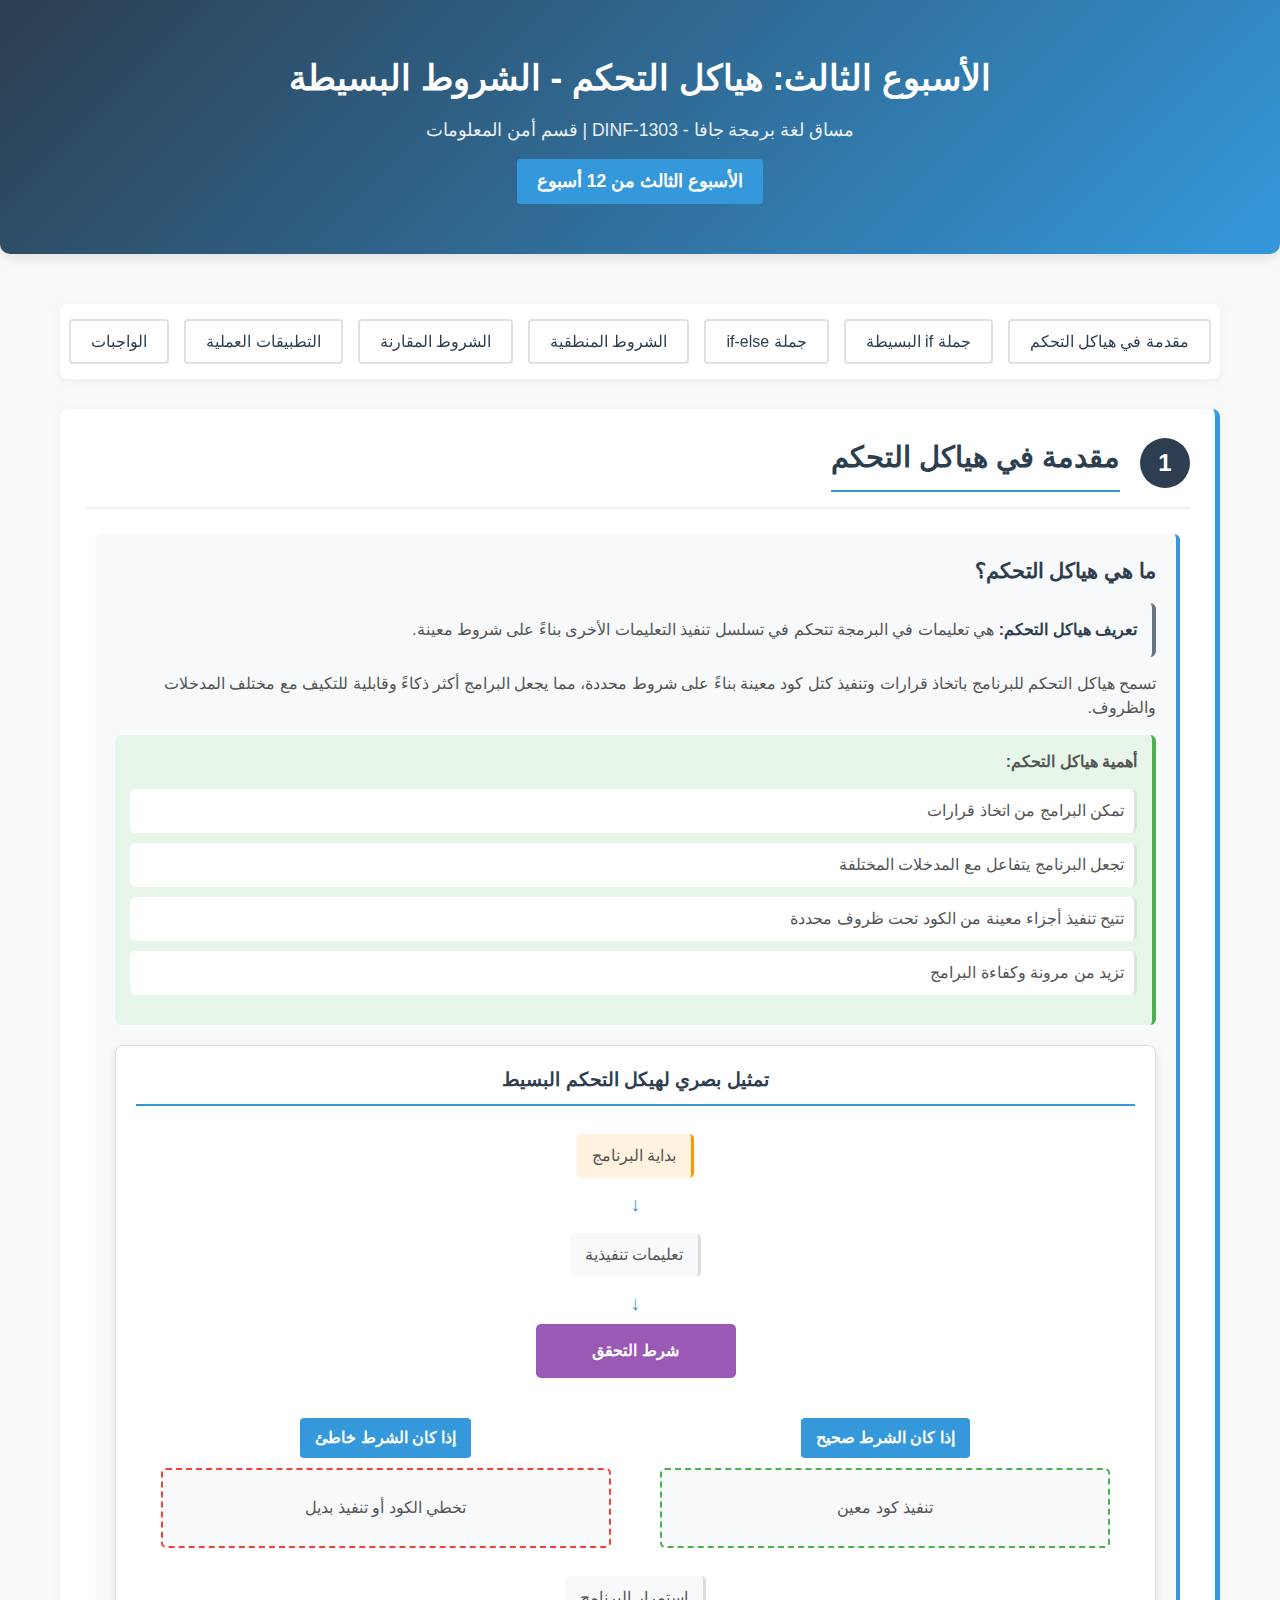
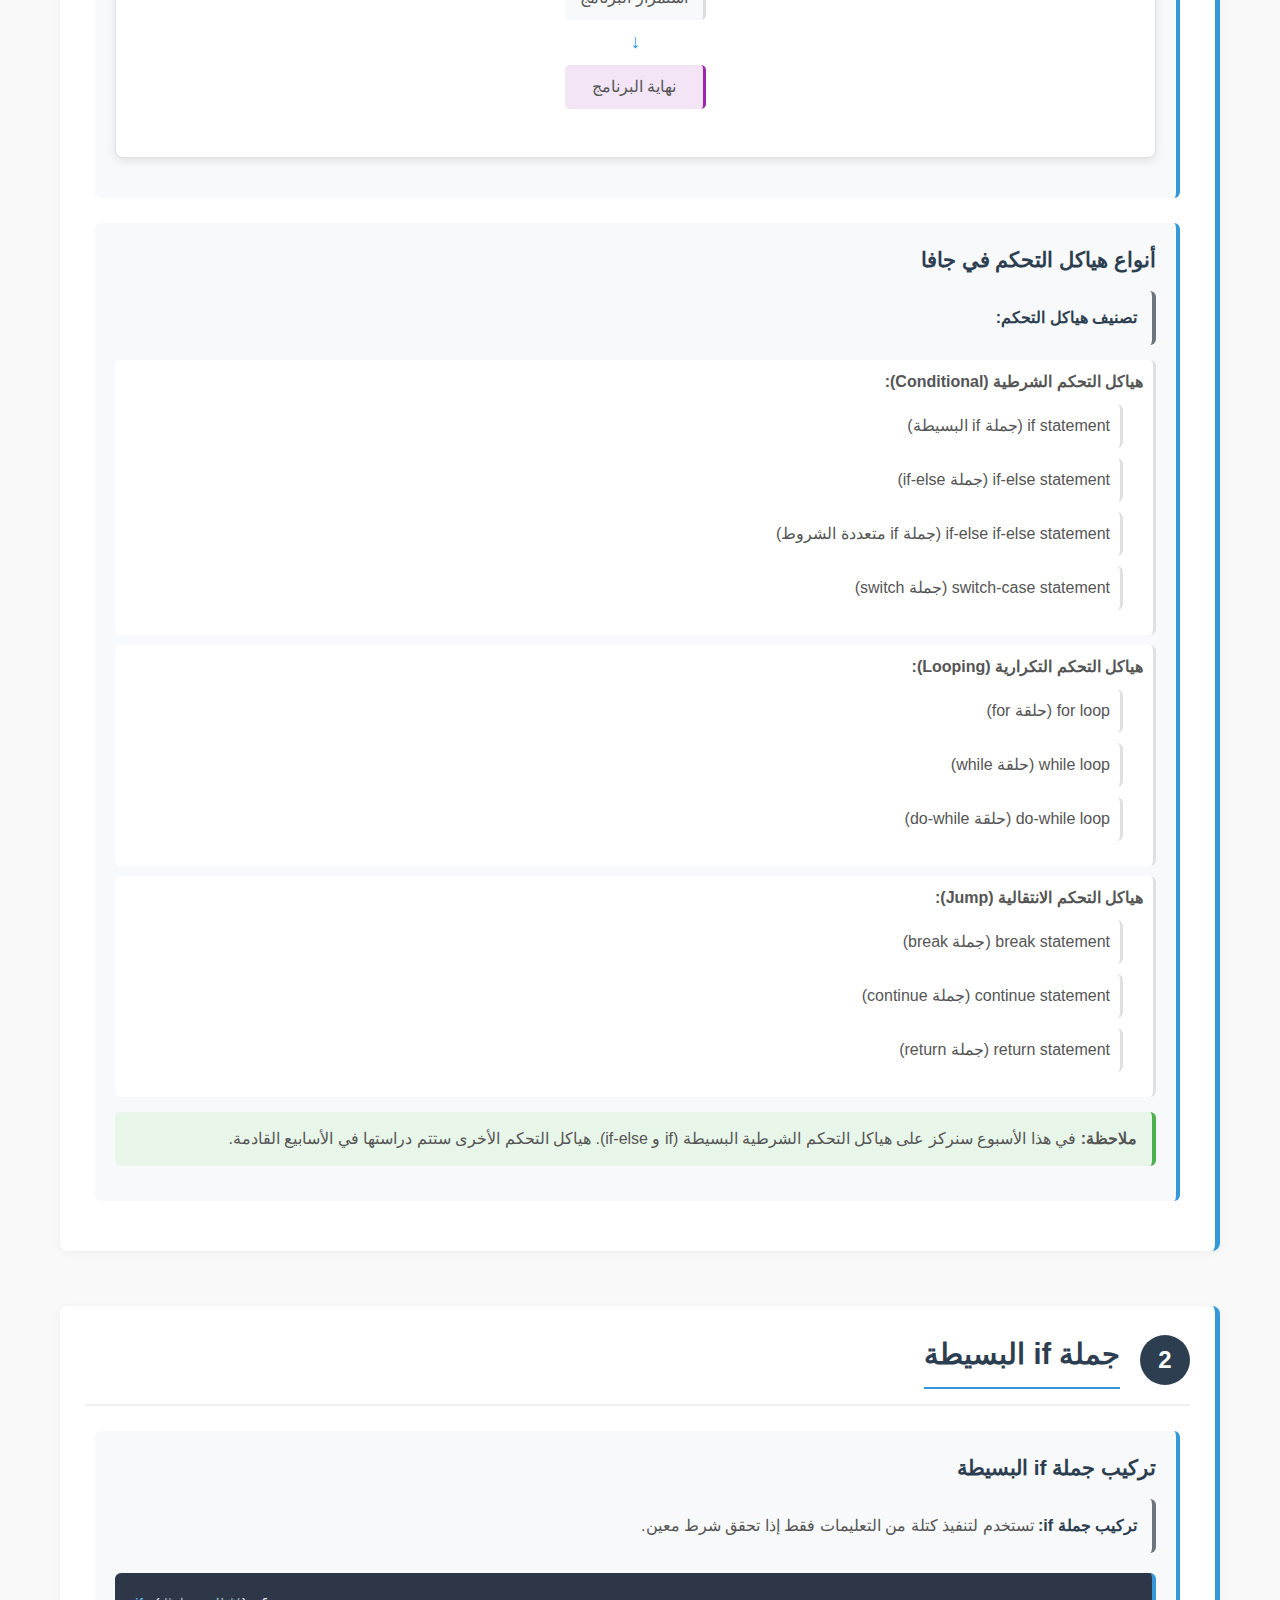
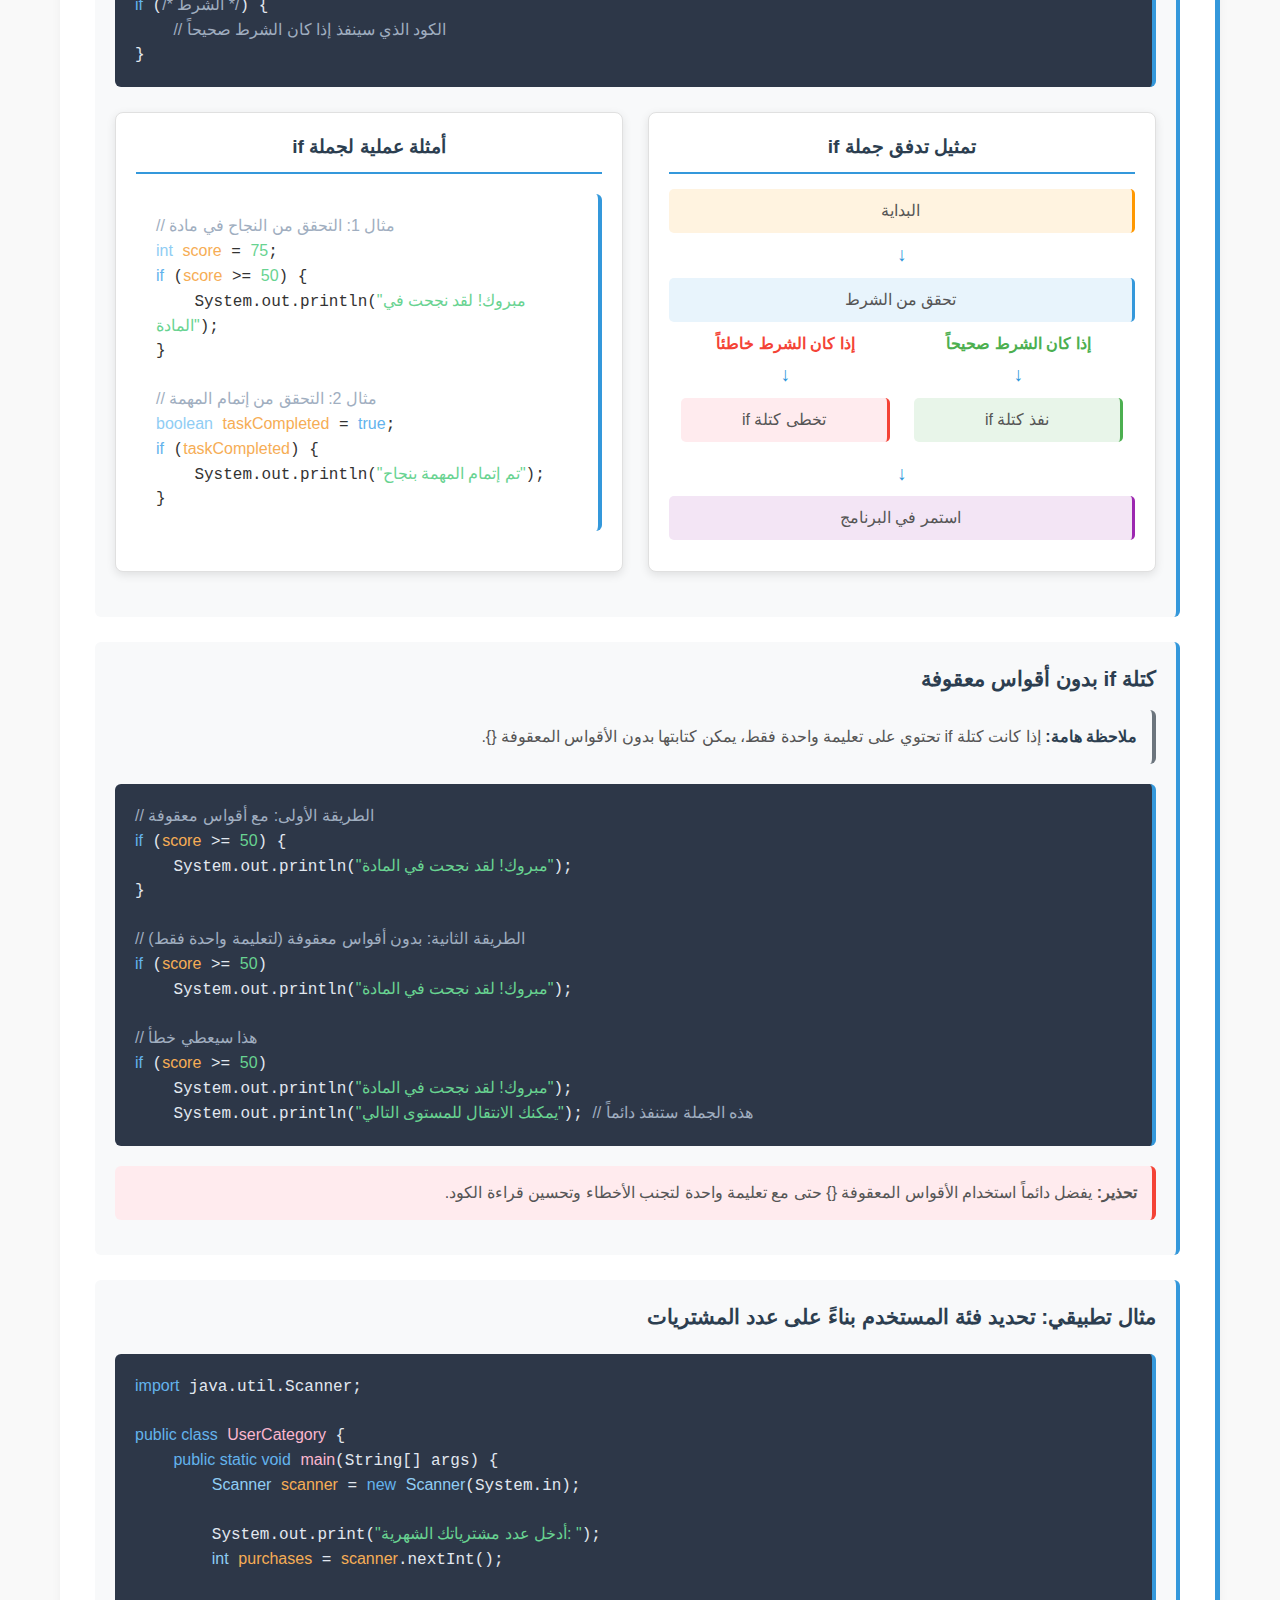
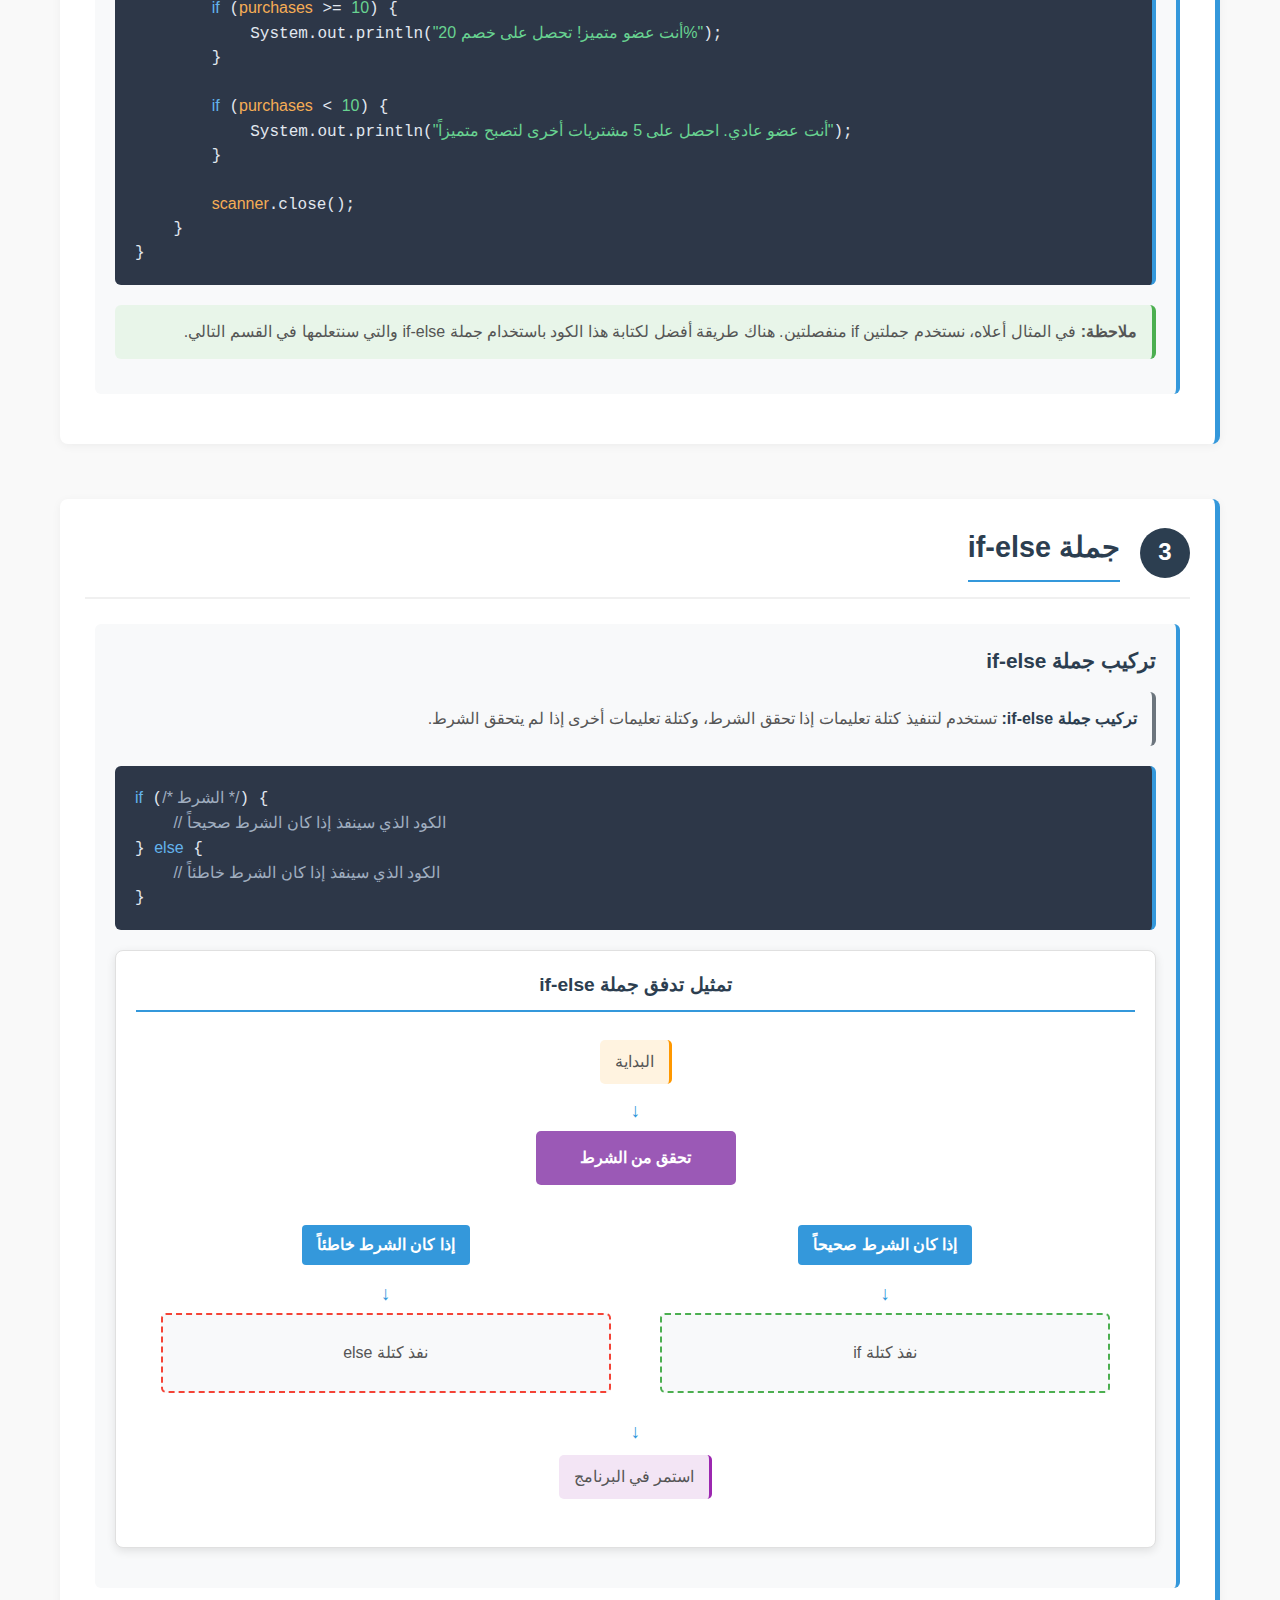
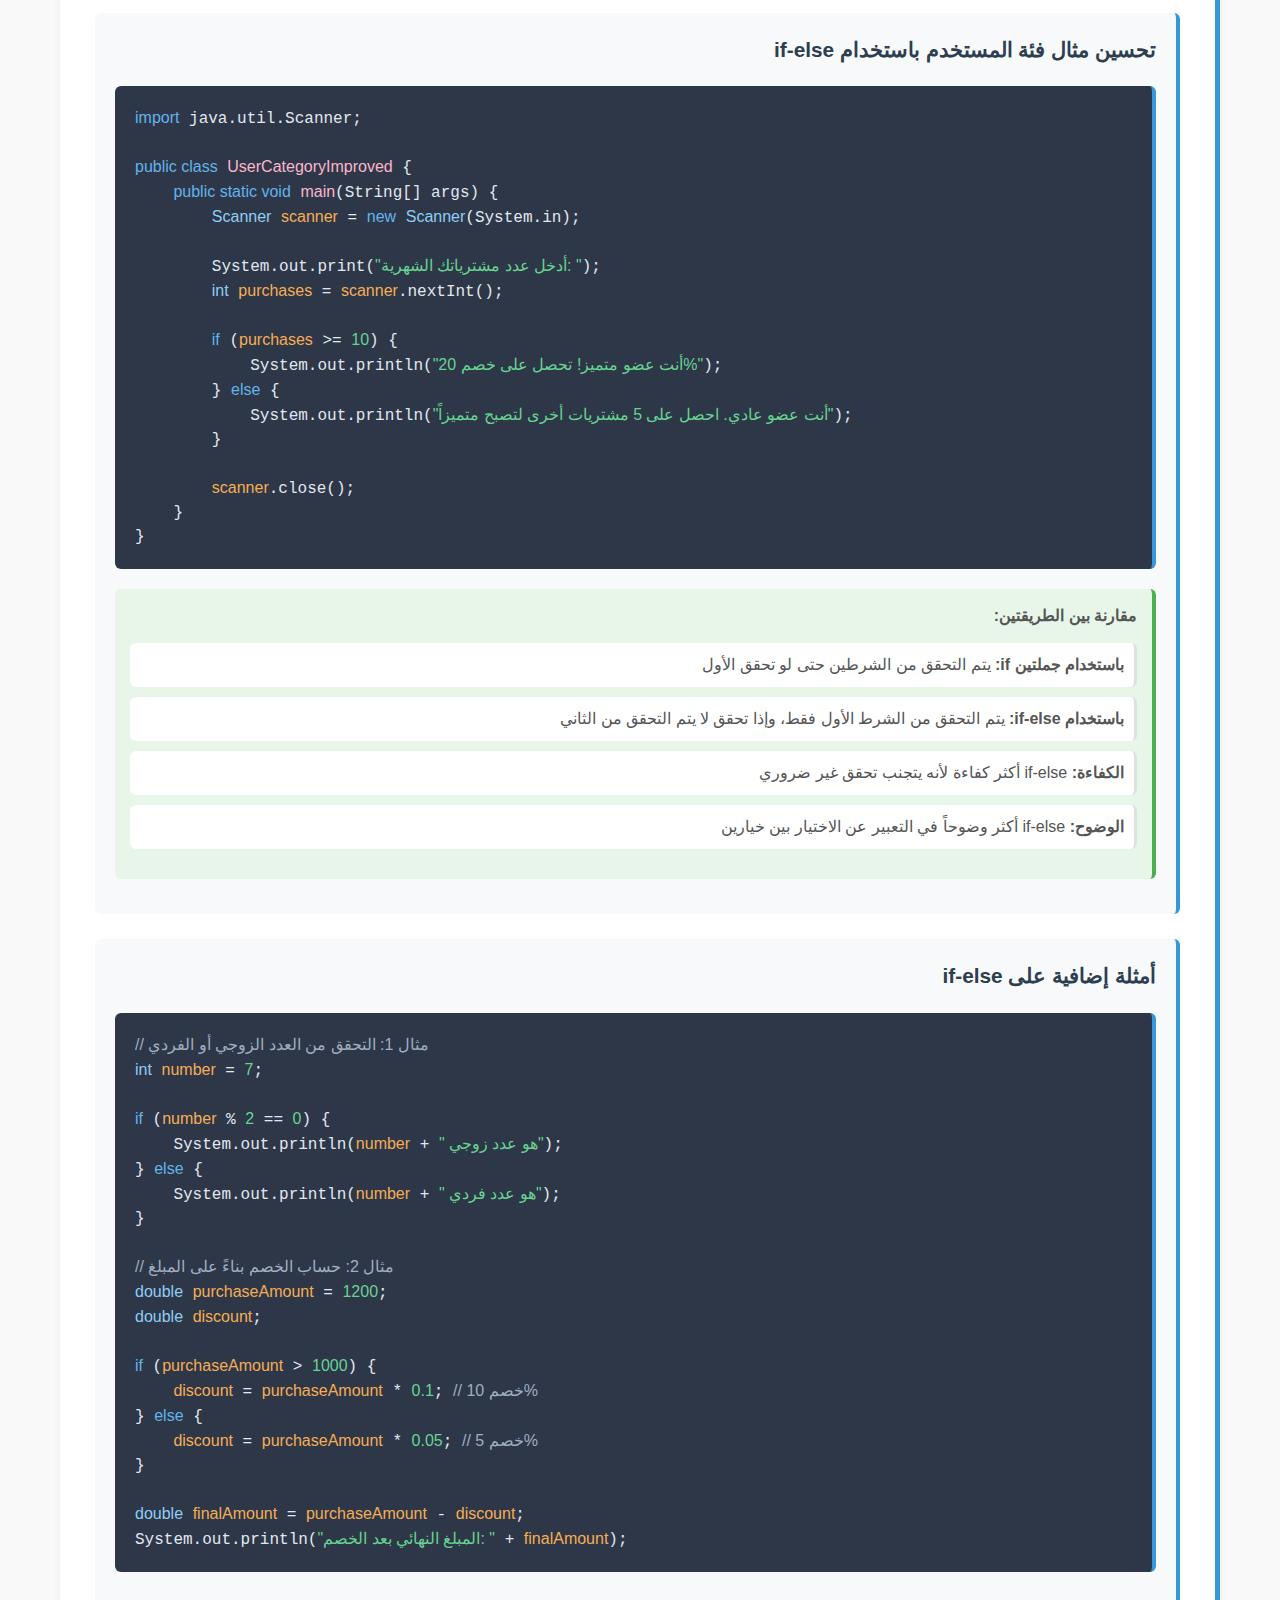
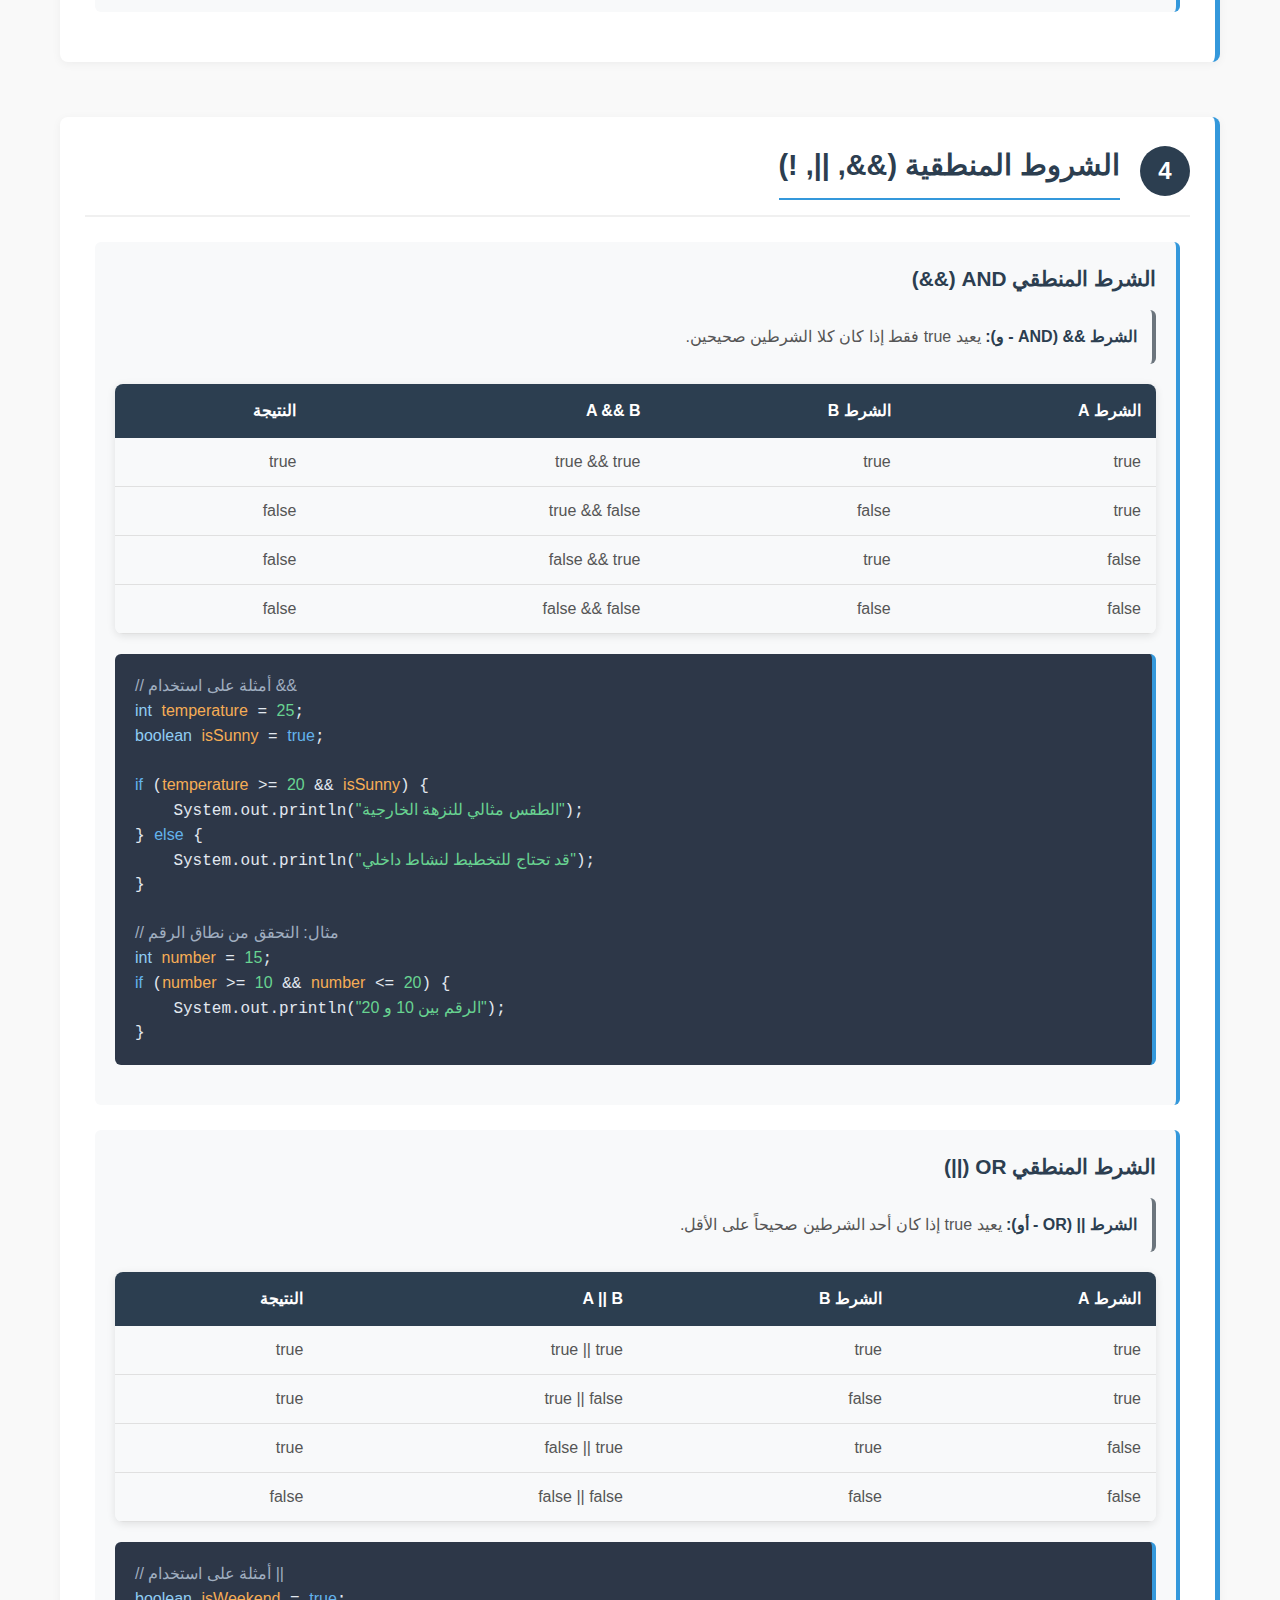
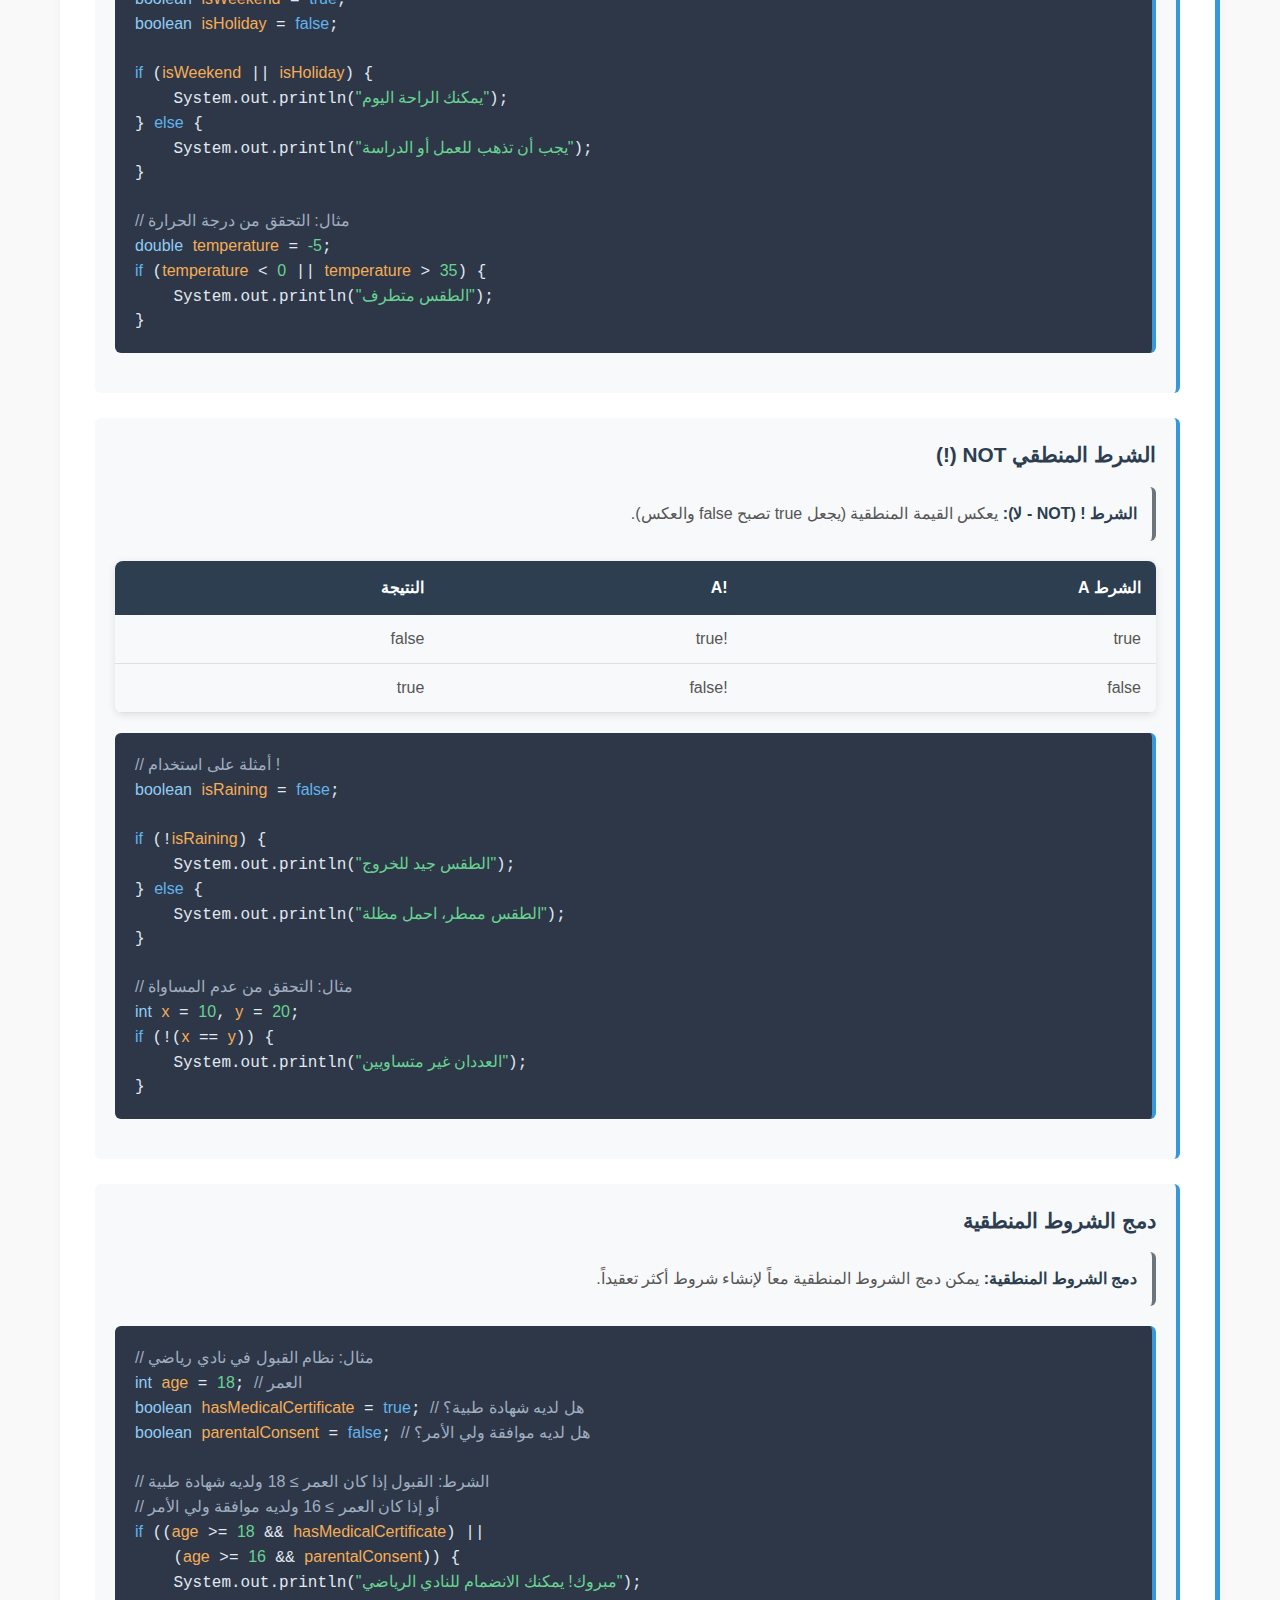
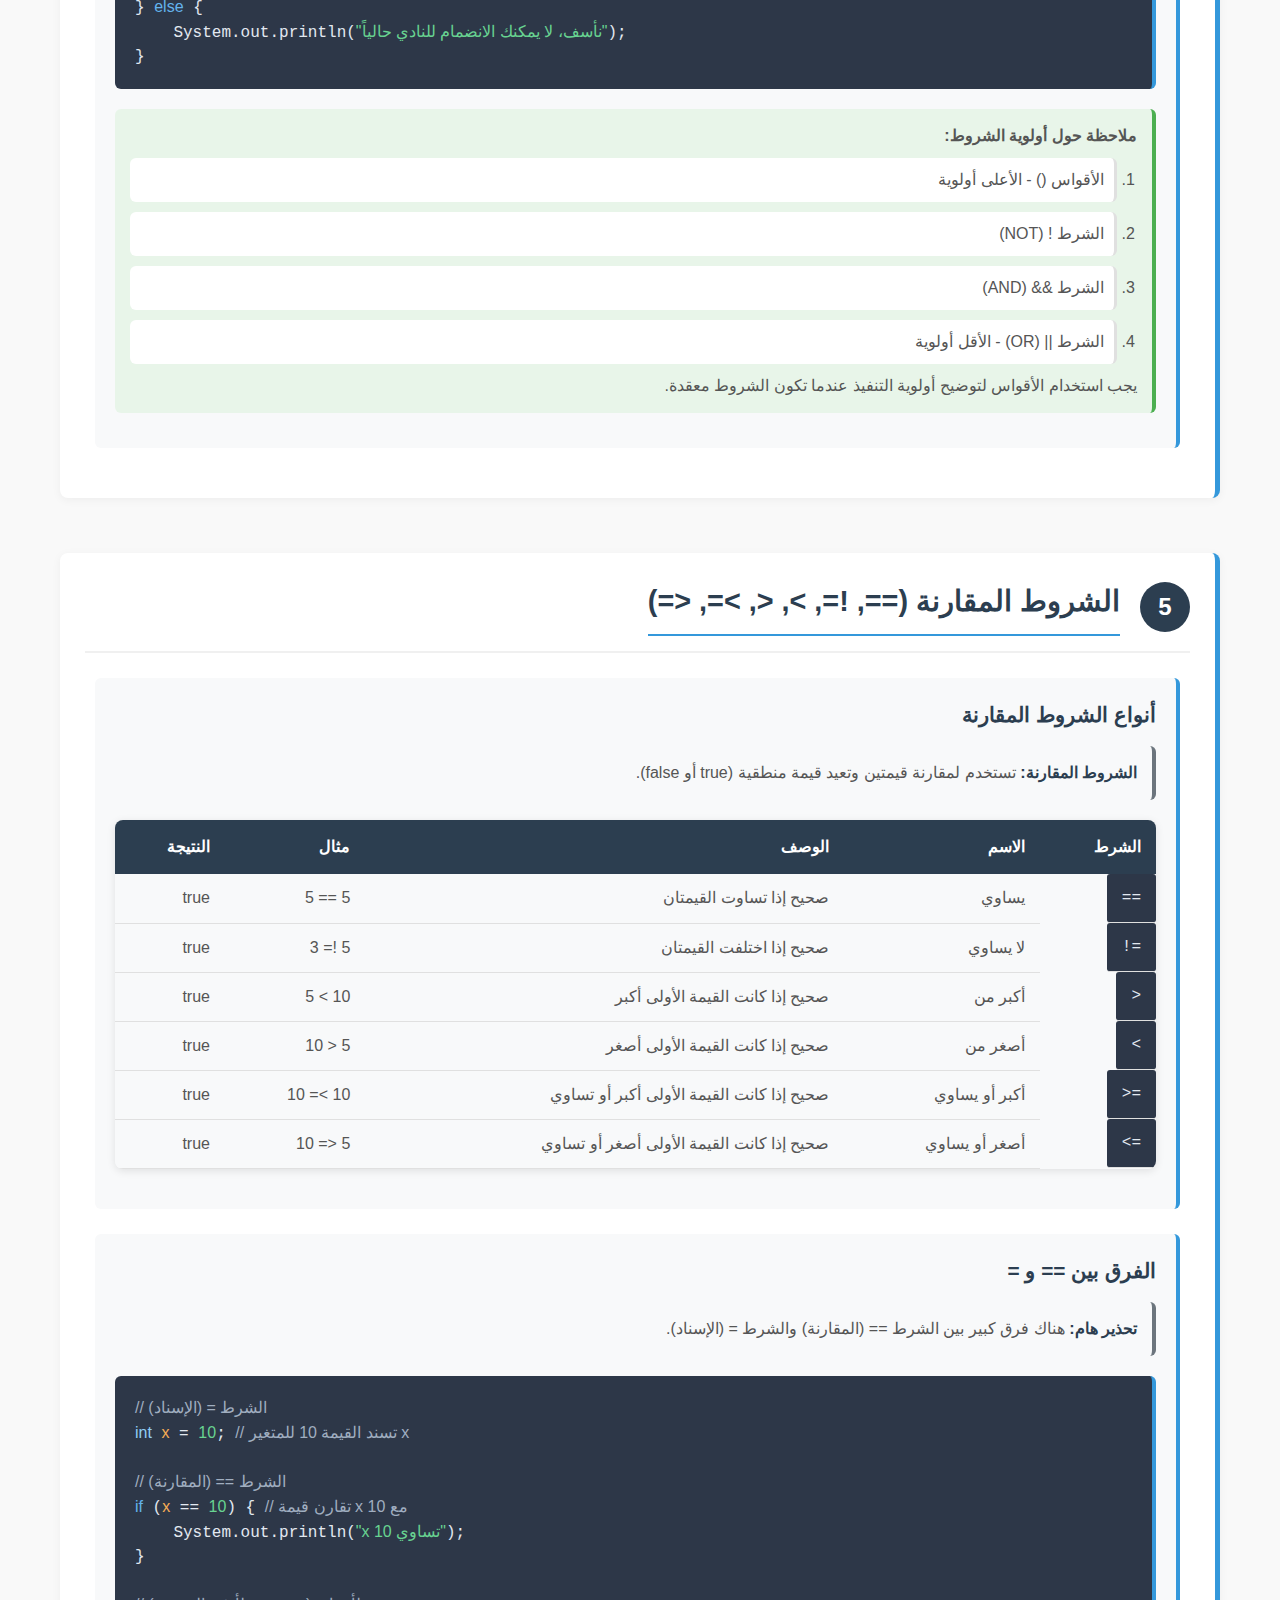
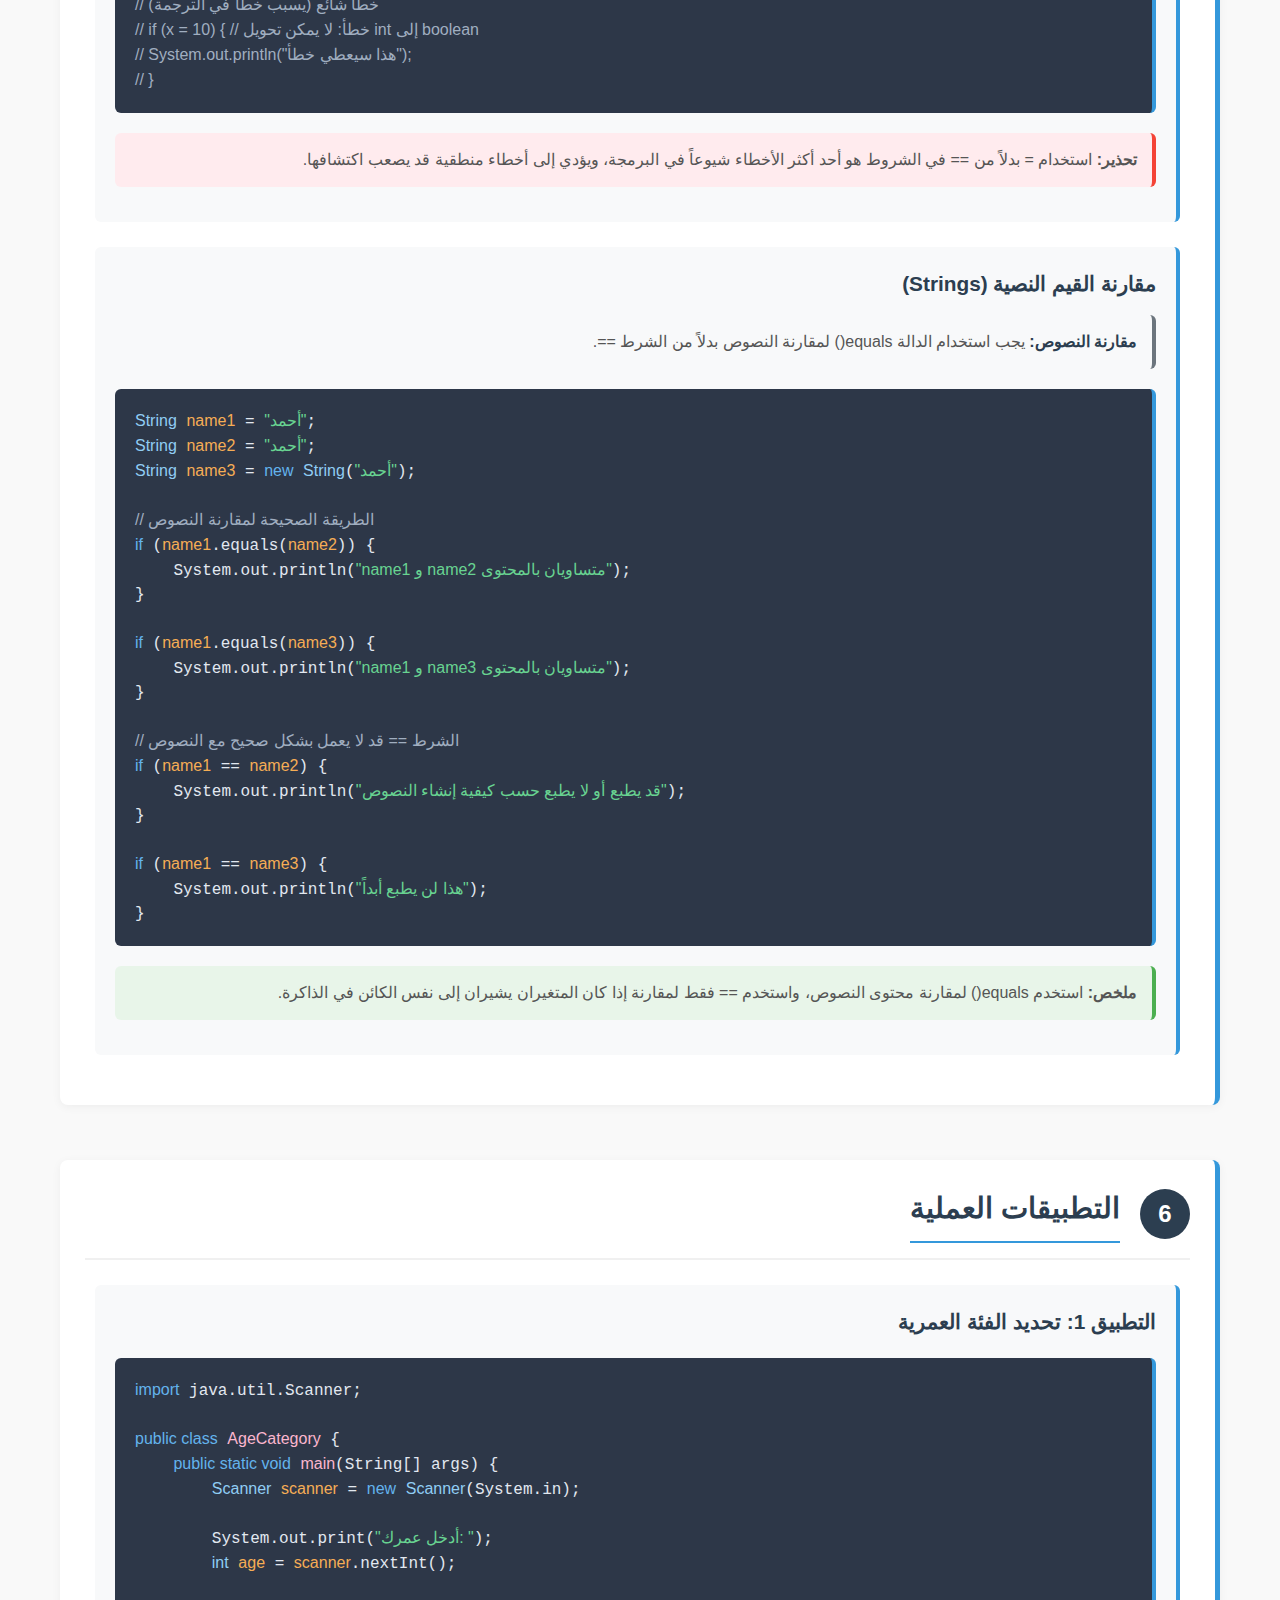
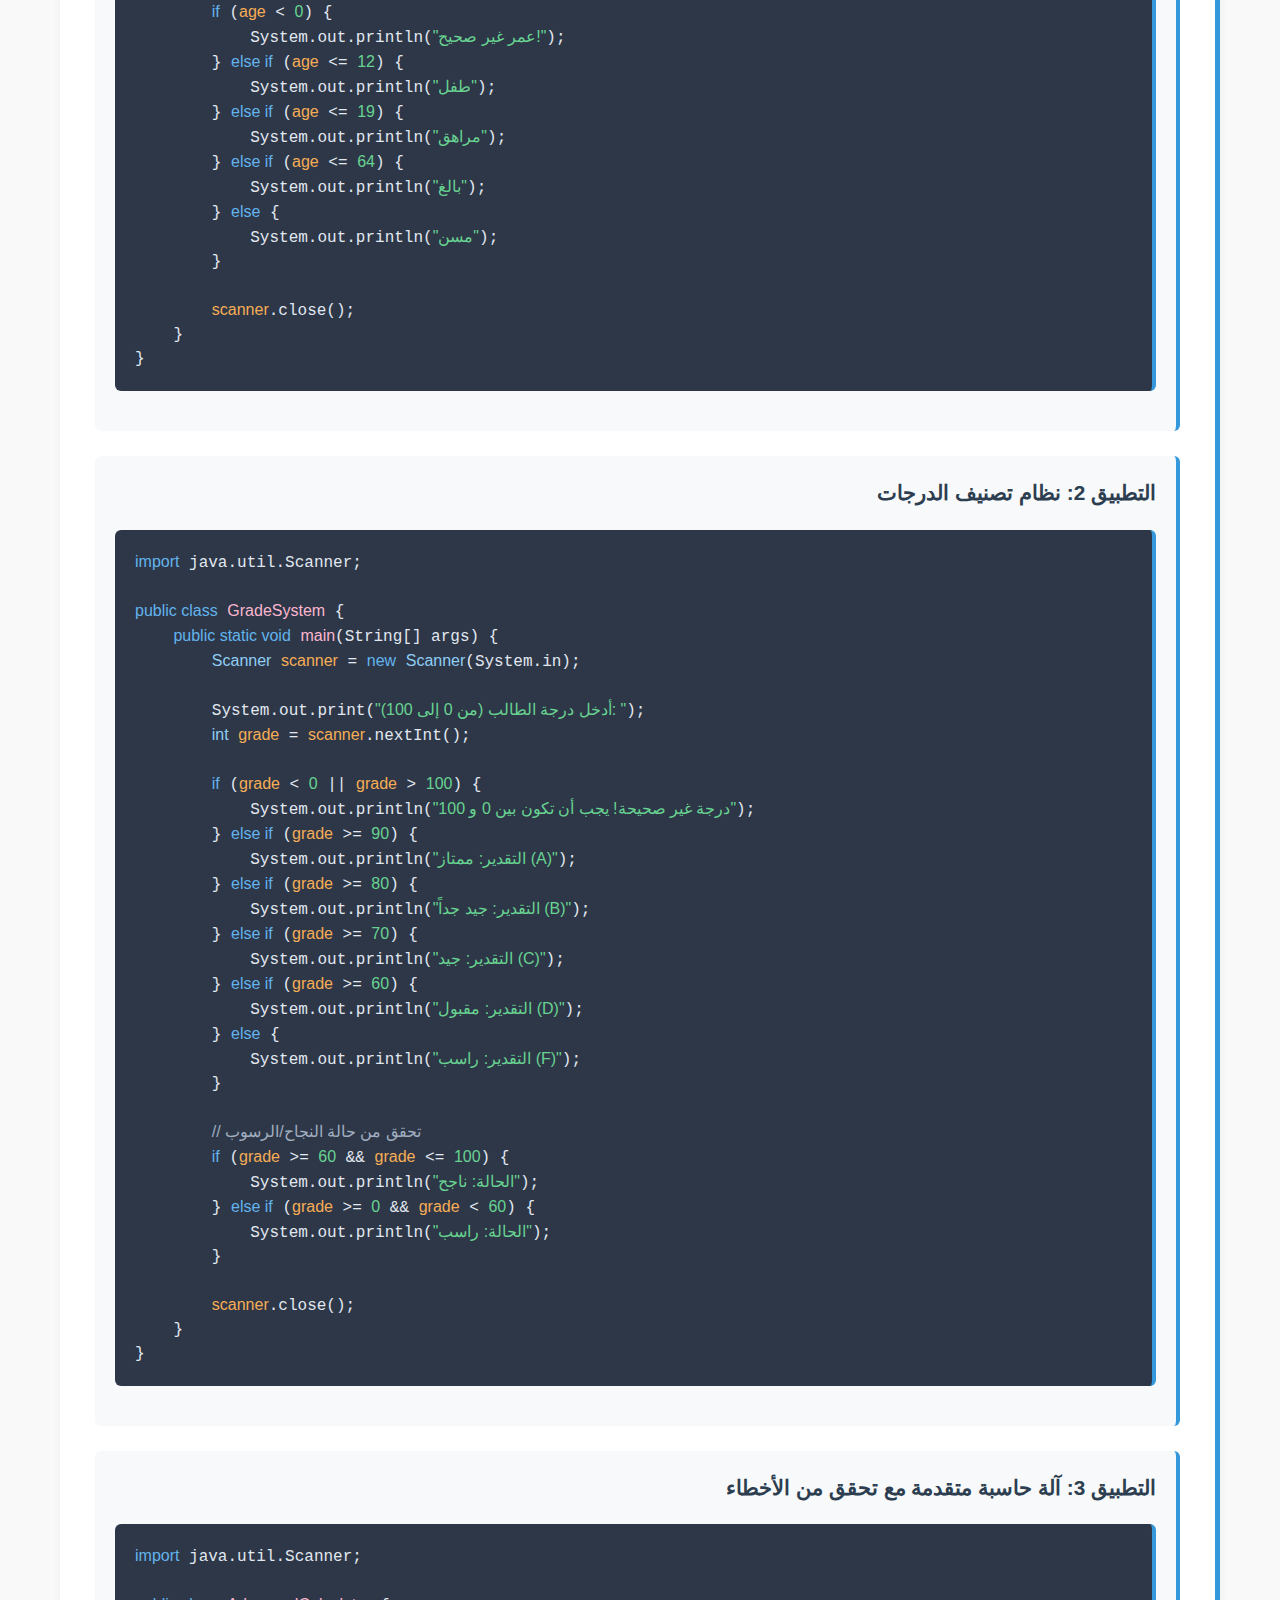
<file: Lecture3.html>
<!DOCTYPE html>
<html lang="ar" dir="rtl">
<head>
    <meta charset="UTF-8">
    <meta name="viewport" content="width=device-width, initial-scale=1.0">
    <title>الأسبوع الثالث - هياكل التحكم - الشروط البسيطة | DINF-1303</title>
    <link rel="stylesheet" href="styles.css">
    <style>
        /* الأنماط الخاصة بالتمثيلات البصرية للشروط */
        .flow-diagrams {
            display: grid;
            grid-template-columns: repeat(auto-fit, minmax(300px, 1fr));
            gap: 25px;
            margin: 25px 0;
        }
        
        .flow-card {
            background-color: white;
            border-radius: 8px;
            padding: 20px;
            box-shadow: 0 3px 10px rgba(0, 0, 0, 0.1);
            border: 1px solid #e0e0e0;
            text-align: center;
        }
        
        .flow-title {
            color: var(--primary-color);
            font-weight: 600;
            font-size: 1.2rem;
            margin-bottom: 15px;
            padding-bottom: 10px;
            border-bottom: 2px solid var(--secondary-color);
        }
        
        .flow-content {
            text-align: center;
            direction: rtl;
        }
        
        .flow-step {
            padding: 10px 15px;
            margin: 8px 0;
            background-color: #f8f9fa;
            border-radius: 5px;
            border-right: 3px solid #ddd;
            position: relative;
            transition: all 0.3s ease;
        }
        
        .flow-step:hover {
            background-color: #e9ecef;
            border-right-color: var(--secondary-color);
        }
        
        .flow-step.condition {
            background-color: #e8f4fc;
            border-right-color: #3498db;
        }
        
        .flow-step.true {
            background-color: #e8f5e9;
            border-right-color: #4caf50;
        }
        
        .flow-step.false {
            background-color: #ffebee;
            border-right-color: #f44336;
        }
        
        .flow-step.start {
            background-color: #fff3e0;
            border-right-color: #ff9800;
        }
        
        .flow-step.end {
            background-color: #f3e5f5;
            border-right-color: #9c27b0;
        }
        
        .arrow-down {
            display: block;
            text-align: center;
            margin: 5px auto;
            color: var(--secondary-color);
            font-size: 1.2rem;
        }
        
        /* أنماط جديدة لتمثيل الشروط المرئية */
        .decision-box {
            background-color: white;
            padding: 20px;
            border-radius: 8px;
            margin: 20px 0;
            box-shadow: 0 3px 10px rgba(0, 0, 0, 0.1);
            border: 1px solid #e0e0e0;
            text-align: center;
        }
        
        .decision-visual {
            display: flex;
            flex-direction: column;
            align-items: center;
            margin: 20px 0;
        }
        
        .decision-node {
            width: 200px;
            padding: 15px;
            background-color: #9b59b6;
            color: white;
            border-radius: 5px;
            font-weight: bold;
            text-align: center;
            position: relative;
            margin-bottom: 20px;
        }
        
        .decision-branch {
            display: flex;
            justify-content: space-around;
            width: 100%;
            margin-top: 20px;
        }
        
        .branch {
            display: flex;
            flex-direction: column;
            align-items: center;
            width: 45%;
        }
        
        .branch-label {
            background-color: var(--secondary-color);
            color: white;
            padding: 8px 15px;
            border-radius: 4px;
            margin-bottom: 10px;
            font-weight: bold;
        }
        
        .branch-content {
            background-color: #f8f9fa;
            padding: 15px;
            border-radius: 5px;
            width: 100%;
            min-height: 80px;
            display: flex;
            align-items: center;
            justify-content: center;
            border: 2px dashed #ddd;
        }
        
        .branch-true {
            border-color: #4caf50;
        }
        
        .branch-false {
            border-color: #f44336;
        }
        
        /* أنماط الجداول الخاصة بالشروط */
        .operator-table {
            width: 100%;
            border-collapse: collapse;
            margin: 20px 0;
            box-shadow: 0 2px 8px rgba(0,0,0,0.1);
            border-radius: 8px;
            overflow: hidden;
        }
        
        .operator-table th {
            background-color: var(--primary-color);
            color: white;
            padding: 15px;
            text-align: right;
            font-weight: 600;
        }
        
        .operator-table td {
            padding: 12px 15px;
            border-bottom: 1px solid #e0e0e0;
            text-align: right;
        }
        
        .operator-table tr:nth-child(even) {
            background-color: #f8f9fa;
        }
        
        .operator-table tr:hover {
            background-color: #e9ecef;
        }
        
        .operator-example {
            font-family: 'Courier New', monospace;
            background-color: #2d3748;
            color: #e2e8f0;
            padding: 5px 10px;
            border-radius: 3px;
            display: inline-block;
            direction: ltr;
            unicode-bidi: embed;
        }
        
        /* تمثيل الشروط المتداخلة */
        .nested-visual {
            background-color: white;
            padding: 20px;
            border-radius: 8px;
            margin: 20px 0;
            box-shadow: 0 3px 10px rgba(0, 0, 0, 0.1);
            border: 1px solid #e0e0e0;
        }
        
        .nested-level {
            margin-right: 20px;
            padding: 15px;
            border-right: 3px solid var(--secondary-color);
            margin-bottom: 15px;
            background-color: #f8f9fa;
            border-radius: 5px;
        }
        
        .nested-level .nested-level {
            margin-right: 30px;
            background-color: #e9ecef;
        }
        
        .nested-condition {
            font-weight: bold;
            color: var(--primary-color);
            margin-bottom: 10px;
        }
        
        .nested-action {
            padding: 10px;
            background-color: white;
            border-radius: 5px;
            margin: 5px 0;
            border-right: 2px solid #4caf50;
        }
    </style>
</head>
<body>
    <!-- الهيدر -->
    <header class="main-header">
        <div class="container">
            <div class="header-content">
                <h1>الأسبوع الثالث: هياكل التحكم - الشروط البسيطة</h1>
                <p>مساق لغة برمجة جافا - DINF-1303 | قسم أمن المعلومات</p>
                <div class="week-indicator">الأسبوع الثالث من 12 أسبوع</div>
            </div>
        </div>
    </header>
    
    <div class="container">
        <!-- التنقل السريع -->
        <nav class="quick-nav">
            <div class="nav-links">
                <a href="#section1">مقدمة في هياكل التحكم</a>
                <a href="#section2">جملة if البسيطة</a>
                <a href="#section3">جملة if-else</a>
                <a href="#section4">الشروط المنطقية</a>
                <a href="#section5">الشروط المقارنة</a>
                <a href="#section6">التطبيقات العملية</a>
                <a href="#assignments">الواجبات</a>
            </div>
        </nav>
        
        <!-- المحتوى الرئيسي -->
        <main class="main-content">
            <!-- القسم 1: مقدمة في هياكل التحكم -->
            <section id="section1" class="section">
                <div class="section-header">
                    <div class="section-number">1</div>
                    <h2 class="section-title">مقدمة في هياكل التحكم</h2>
                </div>
                <div class="section-content">
                    <div class="topic">
                        <h3 class="topic-title">ما هي هياكل التحكم؟</h3>
                        <div class="topic-content">
                            <div class="definition">
                                <strong>تعريف هياكل التحكم:</strong> هي تعليمات في البرمجة تتحكم في تسلسل تنفيذ التعليمات الأخرى بناءً على شروط معينة.
                            </div>
                            <p>تسمح هياكل التحكم للبرنامج باتخاذ قرارات وتنفيذ كتل كود معينة بناءً على شروط محددة، مما يجعل البرامج أكثر ذكاءً وقابلية للتكيف مع مختلف المدخلات والظروف.</p>
                            
                            <div class="note">
                                <strong>أهمية هياكل التحكم:</strong>
                                <ul>
                                    <li>تمكن البرامج من اتخاذ قرارات</li>
                                    <li>تجعل البرنامج يتفاعل مع المدخلات المختلفة</li>
                                    <li>تتيح تنفيذ أجزاء معينة من الكود تحت ظروف محددة</li>
                                    <li>تزيد من مرونة وكفاءة البرامج</li>
                                </ul>
                            </div>
                            
                            <div class="decision-box">
                                <div class="flow-title">تمثيل بصري لهيكل التحكم البسيط</div>
                                <div class="decision-visual">
                                    <div class="flow-step start">بداية البرنامج</div>
                                    <div class="arrow-down">↓</div>
                                    <div class="flow-step">تعليمات تنفيذية</div>
                                    <div class="arrow-down">↓</div>
                                    <div class="decision-node">شرط التحقق</div>
                                    
                                    <div class="decision-branch">
                                        <div class="branch">
                                            <div class="branch-label">إذا كان الشرط صحيح</div>
                                            <div class="branch-content branch-true">تنفيذ كود معين</div>
                                        </div>
                                        <div class="branch">
                                            <div class="branch-label">إذا كان الشرط خاطئ</div>
                                            <div class="branch-content branch-false">تخطي الكود أو تنفيذ بديل</div>
                                        </div>
                                    </div>
                                    
                                    <div style="margin-top: 20px;">
                                        <div class="flow-step">استمرار البرنامج</div>
                                        <div class="arrow-down">↓</div>
                                        <div class="flow-step end">نهاية البرنامج</div>
                                    </div>
                                </div>
                            </div>
                        </div>
                    </div>
                    
                    <div class="topic">
                        <h3 class="topic-title">أنواع هياكل التحكم في جافا</h3>
                        <div class="topic-content">
                            <div class="definition">
                                <strong>تصنيف هياكل التحكم:</strong>
                            </div>
                            
                            <ul>
                                <li><strong>هياكل التحكم الشرطية (Conditional):</strong>
                                    <ul style="padding-right: 20px; margin-top: 10px">
                                        <li>if statement (جملة if البسيطة)</li>
                                        <li>if-else statement (جملة if-else)</li>
                                        <li>if-else if-else statement (جملة if متعددة الشروط)</li>
                                        <li>switch-case statement (جملة switch)</li>
                                    </ul>
                                </li>
                                
                                <li><strong>هياكل التحكم التكرارية (Looping):</strong>
                                    <ul style="padding-right: 20px; margin-top: 10px">
                                        <li>for loop (حلقة for)</li>
                                        <li>while loop (حلقة while)</li>
                                        <li>do-while loop (حلقة do-while)</li>
                                    </ul>
                                </li>
                                
                                <li><strong>هياكل التحكم الانتقالية (Jump):</strong>
                                    <ul style="padding-right: 20px; margin-top: 10px">
                                        <li>break statement (جملة break)</li>
                                        <li>continue statement (جملة continue)</li>
                                        <li>return statement (جملة return)</li>
                                    </ul>
                                </li>
                            </ul>
                            
                            <div class="note">
                                <strong>ملاحظة:</strong> في هذا الأسبوع سنركز على هياكل التحكم الشرطية البسيطة (if و if-else). هياكل التحكم الأخرى ستتم دراستها في الأسابيع القادمة.
                            </div>
                        </div>
                    </div>
                </div>
            </section>
            
            <!-- القسم 2: جملة if البسيطة -->
            <section id="section2" class="section">
                <div class="section-header">
                    <div class="section-number">2</div>
                    <h2 class="section-title">جملة if البسيطة</h2>
                </div>
                <div class="section-content">
                    <div class="topic">
                        <h3 class="topic-title">تركيب جملة if البسيطة</h3>
                        <div class="topic-content">
                            <div class="definition">
                                <strong>تركيب جملة if:</strong> تستخدم لتنفيذ كتلة من التعليمات فقط إذا تحقق شرط معين.
                            </div>
                            
                            <div class="code-example">
                                <span class="keyword">if</span> (<span class="comment">/* الشرط */</span>) {<br>
                                &nbsp;&nbsp;&nbsp;&nbsp;<span class="comment">// الكود الذي سينفذ إذا كان الشرط صحيحاً</span><br>
                                }
                            </div>
                            
                            <div class="flow-diagrams">
                                <div class="flow-card">
                                    <div class="flow-title">تمثيل تدفق جملة if</div>
                                    <div class="flow-content">
                                        <div class="flow-step start">البداية</div>
                                        <div class="arrow-down">↓</div>
                                        <div class="flow-step condition">تحقق من الشرط</div>
                                        
                                        <div style="display: flex; justify-content: space-around; margin: 10px 0; direction: rtl;">
                                            <div style="text-align: center; width: 45%;">
                                                <div style="font-weight: bold; color: #4caf50; margin-bottom: 5px;">إذا كان الشرط صحيحاً</div>
                                                <div class="arrow-down" style="margin: 5px auto;">↓</div>
                                                <div class="flow-step true">نفذ كتلة if</div>
                                            </div>
                                            <div style="text-align: center; width: 45%;">
                                                <div style="font-weight: bold; color: #f44336; margin-bottom: 5px;">إذا كان الشرط خاطئاً</div>
                                                <div class="arrow-down" style="margin: 5px auto;">↓</div>
                                                <div class="flow-step false">تخطى كتلة if</div>
                                            </div>
                                        </div>
                                        
                                        <div class="arrow-down">↓</div>
                                        <div class="flow-step end">استمر في البرنامج</div>
                                    </div>
                                </div>
                                
                                <div class="flow-card">
                                    <div class="flow-title">أمثلة عملية لجملة if</div>
                                    <div class="code-example" style="background-color: white; color: #333">
                                        <span class="comment">// مثال 1: التحقق من النجاح في مادة</span><br>
                                        <span class="type">int</span> <span class="variable">score</span> = <span class="string">75</span>;<br>
                                        <span class="keyword">if</span> (<span class="variable">score</span> >= <span class="string">50</span>) {<br>
                                        &nbsp;&nbsp;&nbsp;&nbsp;System.out.println(<span class="string">"مبروك! لقد نجحت في المادة"</span>);<br>
                                        }<br><br>
                                        
                                        <span class="comment">// مثال 2: التحقق من إتمام المهمة</span><br>
                                        <span class="type">boolean</span> <span class="variable">taskCompleted</span> = <span class="keyword">true</span>;<br>
                                        <span class="keyword">if</span> (<span class="variable">taskCompleted</span>) {<br>
                                        &nbsp;&nbsp;&nbsp;&nbsp;System.out.println(<span class="string">"تم إتمام المهمة بنجاح"</span>);<br>
                                        }
                                    </div>
                                </div>
                            </div>
                        </div>
                    </div>
                    
                    <div class="topic">
                        <h3 class="topic-title">كتلة if بدون أقواس معقوفة</h3>
                        <div class="topic-content">
                            <div class="definition">
                                <strong>ملاحظة هامة:</strong> إذا كانت كتلة if تحتوي على تعليمة واحدة فقط، يمكن كتابتها بدون الأقواس المعقوفة {}.
                            </div>
                            
                            <div class="code-example">
                                <span class="comment">// الطريقة الأولى: مع أقواس معقوفة</span><br>
                                <span class="keyword">if</span> (<span class="variable">score</span> >= <span class="string">50</span>) {<br>
                                &nbsp;&nbsp;&nbsp;&nbsp;System.out.println(<span class="string">"مبروك! لقد نجحت في المادة"</span>);<br>
                                }<br><br>
                                
                                <span class="comment">// الطريقة الثانية: بدون أقواس معقوفة (لتعليمة واحدة فقط)</span><br>
                                <span class="keyword">if</span> (<span class="variable">score</span> >= <span class="string">50</span>)<br>
                                &nbsp;&nbsp;&nbsp;&nbsp;System.out.println(<span class="string">"مبروك! لقد نجحت في المادة"</span>);<br><br>
                                
                                <span class="comment">// هذا سيعطي خطأ</span><br>
                                <span class="keyword">if</span> (<span class="variable">score</span> >= <span class="string">50</span>)<br>
                                &nbsp;&nbsp;&nbsp;&nbsp;System.out.println(<span class="string">"مبروك! لقد نجحت في المادة"</span>);<br>
                                &nbsp;&nbsp;&nbsp;&nbsp;System.out.println(<span class="string">"يمكنك الانتقال للمستوى التالي"</span>); <span class="comment">// هذه الجملة ستنفذ دائماً</span>
                            </div>
                            
                            <div class="warning">
                                <strong>تحذير:</strong> يفضل دائماً استخدام الأقواس المعقوفة {} حتى مع تعليمة واحدة لتجنب الأخطاء وتحسين قراءة الكود.
                            </div>
                        </div>
                    </div>
                    
                    <div class="topic">
                        <h3 class="topic-title">مثال تطبيقي: تحديد فئة المستخدم بناءً على عدد المشتريات</h3>
                        <div class="topic-content">
                            <div class="code-example">
                                <span class="keyword">import</span> java.util.Scanner;<br><br>
                                
                                <span class="keyword">public class</span> <span class="function">UserCategory</span> {<br>
                                &nbsp;&nbsp;&nbsp;&nbsp;<span class="keyword">public static void</span> <span class="function">main</span>(String[] args) {<br>
                                &nbsp;&nbsp;&nbsp;&nbsp;&nbsp;&nbsp;&nbsp;&nbsp;<span class="type">Scanner</span> <span class="variable">scanner</span> = <span class="keyword">new</span> <span class="type">Scanner</span>(System.in);<br><br>
                                
                                &nbsp;&nbsp;&nbsp;&nbsp;&nbsp;&nbsp;&nbsp;&nbsp;System.out.print(<span class="string">"أدخل عدد مشترياتك الشهرية: "</span>);<br>
                                &nbsp;&nbsp;&nbsp;&nbsp;&nbsp;&nbsp;&nbsp;&nbsp;<span class="type">int</span> <span class="variable">purchases</span> = <span class="variable">scanner</span>.nextInt();<br><br>
                                
                                &nbsp;&nbsp;&nbsp;&nbsp;&nbsp;&nbsp;&nbsp;&nbsp;<span class="keyword">if</span> (<span class="variable">purchases</span> >= <span class="string">10</span>) {<br>
                                &nbsp;&nbsp;&nbsp;&nbsp;&nbsp;&nbsp;&nbsp;&nbsp;&nbsp;&nbsp;&nbsp;&nbsp;System.out.println(<span class="string">"أنت عضو متميز! تحصل على خصم 20%"</span>);<br>
                                &nbsp;&nbsp;&nbsp;&nbsp;&nbsp;&nbsp;&nbsp;&nbsp;}<br><br>
                                
                                &nbsp;&nbsp;&nbsp;&nbsp;&nbsp;&nbsp;&nbsp;&nbsp;<span class="keyword">if</span> (<span class="variable">purchases</span> < <span class="string">10</span>) {<br>
                                &nbsp;&nbsp;&nbsp;&nbsp;&nbsp;&nbsp;&nbsp;&nbsp;&nbsp;&nbsp;&nbsp;&nbsp;System.out.println(<span class="string">"أنت عضو عادي. احصل على 5 مشتريات أخرى لتصبح متميزاً"</span>);<br>
                                &nbsp;&nbsp;&nbsp;&nbsp;&nbsp;&nbsp;&nbsp;&nbsp;}<br><br>
                                
                                &nbsp;&nbsp;&nbsp;&nbsp;&nbsp;&nbsp;&nbsp;&nbsp;<span class="variable">scanner</span>.close();<br>
                                &nbsp;&nbsp;&nbsp;&nbsp;}<br>
                                }
                            </div>
                            
                            <div class="note">
                                <strong>ملاحظة:</strong> في المثال أعلاه، نستخدم جملتين if منفصلتين. هناك طريقة أفضل لكتابة هذا الكود باستخدام جملة if-else والتي سنتعلمها في القسم التالي.
                            </div>
                        </div>
                    </div>
                </div>
            </section>
            
            <!-- القسم 3: جملة if-else -->
            <section id="section3" class="section">
                <div class="section-header">
                    <div class="section-number">3</div>
                    <h2 class="section-title">جملة if-else</h2>
                </div>
                <div class="section-content">
                    <div class="topic">
                        <h3 class="topic-title">تركيب جملة if-else</h3>
                        <div class="topic-content">
                            <div class="definition">
                                <strong>تركيب جملة if-else:</strong> تستخدم لتنفيذ كتلة تعليمات إذا تحقق الشرط، وكتلة تعليمات أخرى إذا لم يتحقق الشرط.
                            </div>
                            
                            <div class="code-example">
                                <span class="keyword">if</span> (<span class="comment">/* الشرط */</span>) {<br>
                                &nbsp;&nbsp;&nbsp;&nbsp;<span class="comment">// الكود الذي سينفذ إذا كان الشرط صحيحاً</span><br>
                                } <span class="keyword">else</span> {<br>
                                &nbsp;&nbsp;&nbsp;&nbsp;<span class="comment">// الكود الذي سينفذ إذا كان الشرط خاطئاً</span><br>
                                }
                            </div>
                            
                            <div class="decision-box">
                                <div class="flow-title">تمثيل تدفق جملة if-else</div>
                                <div class="decision-visual">
                                    <div class="flow-step start">البداية</div>
                                    <div class="arrow-down">↓</div>
                                    <div class="decision-node">تحقق من الشرط</div>
                                    
                                    <div class="decision-branch">
                                        <div class="branch">
                                            <div class="branch-label">إذا كان الشرط صحيحاً</div>
                                            <div class="arrow-down">↓</div>
                                            <div class="branch-content branch-true">نفذ كتلة if</div>
                                        </div>
                                        <div class="branch">
                                            <div class="branch-label">إذا كان الشرط خاطئاً</div>
                                            <div class="arrow-down">↓</div>
                                            <div class="branch-content branch-false">نفذ كتلة else</div>
                                        </div>
                                    </div>
                                    
                                    <div style="margin-top: 20px;">
                                        <div class="arrow-down">↓</div>
                                        <div class="flow-step end">استمر في البرنامج</div>
                                    </div>
                                </div>
                            </div>
                        </div>
                    </div>
                    
                    <div class="topic">
                        <h3 class="topic-title">تحسين مثال فئة المستخدم باستخدام if-else</h3>
                        <div class="topic-content">
                            <div class="code-example">
                                <span class="keyword">import</span> java.util.Scanner;<br><br>
                                
                                <span class="keyword">public class</span> <span class="function">UserCategoryImproved</span> {<br>
                                &nbsp;&nbsp;&nbsp;&nbsp;<span class="keyword">public static void</span> <span class="function">main</span>(String[] args) {<br>
                                &nbsp;&nbsp;&nbsp;&nbsp;&nbsp;&nbsp;&nbsp;&nbsp;<span class="type">Scanner</span> <span class="variable">scanner</span> = <span class="keyword">new</span> <span class="type">Scanner</span>(System.in);<br><br>
                                
                                &nbsp;&nbsp;&nbsp;&nbsp;&nbsp;&nbsp;&nbsp;&nbsp;System.out.print(<span class="string">"أدخل عدد مشترياتك الشهرية: "</span>);<br>
                                &nbsp;&nbsp;&nbsp;&nbsp;&nbsp;&nbsp;&nbsp;&nbsp;<span class="type">int</span> <span class="variable">purchases</span> = <span class="variable">scanner</span>.nextInt();<br><br>
                                
                                &nbsp;&nbsp;&nbsp;&nbsp;&nbsp;&nbsp;&nbsp;&nbsp;<span class="keyword">if</span> (<span class="variable">purchases</span> >= <span class="string">10</span>) {<br>
                                &nbsp;&nbsp;&nbsp;&nbsp;&nbsp;&nbsp;&nbsp;&nbsp;&nbsp;&nbsp;&nbsp;&nbsp;System.out.println(<span class="string">"أنت عضو متميز! تحصل على خصم 20%"</span>);<br>
                                &nbsp;&nbsp;&nbsp;&nbsp;&nbsp;&nbsp;&nbsp;&nbsp;} <span class="keyword">else</span> {<br>
                                &nbsp;&nbsp;&nbsp;&nbsp;&nbsp;&nbsp;&nbsp;&nbsp;&nbsp;&nbsp;&nbsp;&nbsp;System.out.println(<span class="string">"أنت عضو عادي. احصل على 5 مشتريات أخرى لتصبح متميزاً"</span>);<br>
                                &nbsp;&nbsp;&nbsp;&nbsp;&nbsp;&nbsp;&nbsp;&nbsp;}<br><br>
                                
                                &nbsp;&nbsp;&nbsp;&nbsp;&nbsp;&nbsp;&nbsp;&nbsp;<span class="variable">scanner</span>.close();<br>
                                &nbsp;&nbsp;&nbsp;&nbsp;}<br>
                                }
                            </div>
                            
                            <div class="note">
                                <strong>مقارنة بين الطريقتين:</strong>
                                <ul>
                                    <li><strong>باستخدام جملتين if:</strong> يتم التحقق من الشرطين حتى لو تحقق الأول</li>
                                    <li><strong>باستخدام if-else:</strong> يتم التحقق من الشرط الأول فقط، وإذا تحقق لا يتم التحقق من الثاني</li>
                                    <li><strong>الكفاءة:</strong> if-else أكثر كفاءة لأنه يتجنب تحقق غير ضروري</li>
                                    <li><strong>الوضوح:</strong> if-else أكثر وضوحاً في التعبير عن الاختيار بين خيارين</li>
                                </ul>
                            </div>
                        </div>
                    </div>
                    
                    <div class="topic">
                        <h3 class="topic-title">أمثلة إضافية على if-else</h3>
                        <div class="topic-content">
                            <div class="code-example">
                                <span class="comment">// مثال 1: التحقق من العدد الزوجي أو الفردي</span><br>
                                <span class="type">int</span> <span class="variable">number</span> = <span class="string">7</span>;<br><br>
                                
                                <span class="keyword">if</span> (<span class="variable">number</span> % <span class="string">2</span> == <span class="string">0</span>) {<br>
                                &nbsp;&nbsp;&nbsp;&nbsp;System.out.println(<span class="variable">number</span> + <span class="string">" هو عدد زوجي"</span>);<br>
                                } <span class="keyword">else</span> {<br>
                                &nbsp;&nbsp;&nbsp;&nbsp;System.out.println(<span class="variable">number</span> + <span class="string">" هو عدد فردي"</span>);<br>
                                }<br><br>
                                
                                <span class="comment">// مثال 2: حساب الخصم بناءً على المبلغ</span><br>
                                <span class="type">double</span> <span class="variable">purchaseAmount</span> = <span class="string">1200</span>;<br>
                                <span class="type">double</span> <span class="variable">discount</span>;<br><br>
                                
                                <span class="keyword">if</span> (<span class="variable">purchaseAmount</span> > <span class="string">1000</span>) {<br>
                                &nbsp;&nbsp;&nbsp;&nbsp;<span class="variable">discount</span> = <span class="variable">purchaseAmount</span> * <span class="string">0.1</span>; <span class="comment">// خصم 10%</span><br>
                                } <span class="keyword">else</span> {<br>
                                &nbsp;&nbsp;&nbsp;&nbsp;<span class="variable">discount</span> = <span class="variable">purchaseAmount</span> * <span class="string">0.05</span>; <span class="comment">// خصم 5%</span><br>
                                }<br><br>
                                
                                <span class="type">double</span> <span class="variable">finalAmount</span> = <span class="variable">purchaseAmount</span> - <span class="variable">discount</span>;<br>
                                System.out.println(<span class="string">"المبلغ النهائي بعد الخصم: "</span> + <span class="variable">finalAmount</span>);
                            </div>
                        </div>
                    </div>
                </div>
            </section>
            
            <!-- القسم 4: الشروط المنطقية -->
            <section id="section4" class="section">
                <div class="section-header">
                    <div class="section-number">4</div>
                    <h2 class="section-title">الشروط المنطقية (&&, ||, !)</h2>
                </div>
                <div class="section-content">
                    <div class="topic">
                        <h3 class="topic-title">الشرط المنطقي AND (&&)</h3>
                        <div class="topic-content">
                            <div class="definition">
                                <strong>الشرط && (AND - و):</strong> يعيد true فقط إذا كان كلا الشرطين صحيحين.
                            </div>
                            
                            <table class="operator-table">
                                <thead>
                                    <tr>
                                        <th>الشرط A</th>
                                        <th>الشرط B</th>
                                        <th>A && B</th>
                                        <th>النتيجة</th>
                                    </tr>
                                </thead>
                                <tbody>
                                    <tr>
                                        <td>true</td>
                                        <td>true</td>
                                        <td>true && true</td>
                                        <td>true</td>
                                    </tr>
                                    <tr>
                                        <td>true</td>
                                        <td>false</td>
                                        <td>true && false</td>
                                        <td>false</td>
                                    </tr>
                                    <tr>
                                        <td>false</td>
                                        <td>true</td>
                                        <td>false && true</td>
                                        <td>false</td>
                                    </tr>
                                    <tr>
                                        <td>false</td>
                                        <td>false</td>
                                        <td>false && false</td>
                                        <td>false</td>
                                    </tr>
                                </tbody>
                            </table>
                            
                            <div class="code-example">
                                <span class="comment">// أمثلة على استخدام &&</span><br>
                                <span class="type">int</span> <span class="variable">temperature</span> = <span class="string">25</span>;<br>
                                <span class="type">boolean</span> <span class="variable">isSunny</span> = <span class="keyword">true</span>;<br><br>
                                
                                <span class="keyword">if</span> (<span class="variable">temperature</span> >= <span class="string">20</span> && <span class="variable">isSunny</span>) {<br>
                                &nbsp;&nbsp;&nbsp;&nbsp;System.out.println(<span class="string">"الطقس مثالي للنزهة الخارجية"</span>);<br>
                                } <span class="keyword">else</span> {<br>
                                &nbsp;&nbsp;&nbsp;&nbsp;System.out.println(<span class="string">"قد تحتاج للتخطيط لنشاط داخلي"</span>);<br>
                                }<br><br>
                                
                                <span class="comment">// مثال: التحقق من نطاق الرقم</span><br>
                                <span class="type">int</span> <span class="variable">number</span> = <span class="string">15</span>;<br>
                                <span class="keyword">if</span> (<span class="variable">number</span> >= <span class="string">10</span> && <span class="variable">number</span> <= <span class="string">20</span>) {<br>
                                &nbsp;&nbsp;&nbsp;&nbsp;System.out.println(<span class="string">"الرقم بين 10 و 20"</span>);<br>
                                }
                            </div>
                        </div>
                    </div>
                    
                    <div class="topic">
                        <h3 class="topic-title">الشرط المنطقي OR (||)</h3>
                        <div class="topic-content">
                            <div class="definition">
                                <strong>الشرط || (OR - أو):</strong> يعيد true إذا كان أحد الشرطين صحيحاً على الأقل.
                            </div>
                            
                            <table class="operator-table">
                                <thead>
                                    <tr>
                                        <th>الشرط A</th>
                                        <th>الشرط B</th>
                                        <th>A || B</th>
                                        <th>النتيجة</th>
                                    </tr>
                                </thead>
                                <tbody>
                                    <tr>
                                        <td>true</td>
                                        <td>true</td>
                                        <td>true || true</td>
                                        <td>true</td>
                                    </tr>
                                    <tr>
                                        <td>true</td>
                                        <td>false</td>
                                        <td>true || false</td>
                                        <td>true</td>
                                    </tr>
                                    <tr>
                                        <td>false</td>
                                        <td>true</td>
                                        <td>false || true</td>
                                        <td>true</td>
                                    </tr>
                                    <tr>
                                        <td>false</td>
                                        <td>false</td>
                                        <td>false || false</td>
                                        <td>false</td>
                                    </tr>
                                </tbody>
                            </table>
                            
                            <div class="code-example">
                                <span class="comment">// أمثلة على استخدام ||</span><br>
                                <span class="type">boolean</span> <span class="variable">isWeekend</span> = <span class="keyword">true</span>;<br>
                                <span class="type">boolean</span> <span class="variable">isHoliday</span> = <span class="keyword">false</span>;<br><br>
                                
                                <span class="keyword">if</span> (<span class="variable">isWeekend</span> || <span class="variable">isHoliday</span>) {<br>
                                &nbsp;&nbsp;&nbsp;&nbsp;System.out.println(<span class="string">"يمكنك الراحة اليوم"</span>);<br>
                                } <span class="keyword">else</span> {<br>
                                &nbsp;&nbsp;&nbsp;&nbsp;System.out.println(<span class="string">"يجب أن تذهب للعمل أو الدراسة"</span>);<br>
                                }<br><br>
                                
                                <span class="comment">// مثال: التحقق من درجة الحرارة</span><br>
                                <span class="type">double</span> <span class="variable">temperature</span> = <span class="string">-5</span>;<br>
                                <span class="keyword">if</span> (<span class="variable">temperature</span> < <span class="string">0</span> || <span class="variable">temperature</span> > <span class="string">35</span>) {<br>
                                &nbsp;&nbsp;&nbsp;&nbsp;System.out.println(<span class="string">"الطقس متطرف"</span>);<br>
                                }
                            </div>
                        </div>
                    </div>
                    
                    <div class="topic">
                        <h3 class="topic-title">الشرط المنطقي NOT (!)</h3>
                        <div class="topic-content">
                            <div class="definition">
                                <strong>الشرط ! (NOT - لا):</strong> يعكس القيمة المنطقية (يجعل true تصبح false والعكس).
                            </div>
                            
                            <table class="operator-table">
                                <thead>
                                    <tr>
                                        <th>الشرط A</th>
                                        <th>!A</th>
                                        <th>النتيجة</th>
                                    </tr>
                                </thead>
                                <tbody>
                                    <tr>
                                        <td>true</td>
                                        <td>!true</td>
                                        <td>false</td>
                                    </tr>
                                    <tr>
                                        <td>false</td>
                                        <td>!false</td>
                                        <td>true</td>
                                    </tr>
                                </tbody>
                            </table>
                            
                            <div class="code-example">
                                <span class="comment">// أمثلة على استخدام !</span><br>
                                <span class="type">boolean</span> <span class="variable">isRaining</span> = <span class="keyword">false</span>;<br><br>
                                
                                <span class="keyword">if</span> (!<span class="variable">isRaining</span>) {<br>
                                &nbsp;&nbsp;&nbsp;&nbsp;System.out.println(<span class="string">"الطقس جيد للخروج"</span>);<br>
                                } <span class="keyword">else</span> {<br>
                                &nbsp;&nbsp;&nbsp;&nbsp;System.out.println(<span class="string">"الطقس ممطر، احمل مظلة"</span>);<br>
                                }<br><br>
                                
                                <span class="comment">// مثال: التحقق من عدم المساواة</span><br>
                                <span class="type">int</span> <span class="variable">x</span> = <span class="string">10</span>, <span class="variable">y</span> = <span class="string">20</span>;<br>
                                <span class="keyword">if</span> (!(<span class="variable">x</span> == <span class="variable">y</span>)) {<br>
                                &nbsp;&nbsp;&nbsp;&nbsp;System.out.println(<span class="string">"العددان غير متساويين"</span>);<br>
                                }
                            </div>
                        </div>
                    </div>
                    
                    <div class="topic">
                        <h3 class="topic-title">دمج الشروط المنطقية</h3>
                        <div class="topic-content">
                            <div class="definition">
                                <strong>دمج الشروط المنطقية:</strong> يمكن دمج الشروط المنطقية معاً لإنشاء شروط أكثر تعقيداً.
                            </div>
                            
                            <div class="code-example">
                                <span class="comment">// مثال: نظام القبول في نادي رياضي</span><br>
                                <span class="type">int</span> <span class="variable">age</span> = <span class="string">18</span>; <span class="comment">// العمر</span><br>
                                <span class="type">boolean</span> <span class="variable">hasMedicalCertificate</span> = <span class="keyword">true</span>; <span class="comment">// هل لديه شهادة طبية؟</span><br>
                                <span class="type">boolean</span> <span class="variable">parentalConsent</span> = <span class="keyword">false</span>; <span class="comment">// هل لديه موافقة ولي الأمر؟</span><br><br>
                                
                                <span class="comment">// الشرط: القبول إذا كان العمر ≥ 18 ولديه شهادة طبية</span><br>
                                <span class="comment">// أو إذا كان العمر ≥ 16 ولديه موافقة ولي الأمر</span><br>
                                <span class="keyword">if</span> ((<span class="variable">age</span> >= <span class="string">18</span> && <span class="variable">hasMedicalCertificate</span>) ||<br>
                                &nbsp;&nbsp;&nbsp;&nbsp;(<span class="variable">age</span> >= <span class="string">16</span> && <span class="variable">parentalConsent</span>)) {<br>
                                &nbsp;&nbsp;&nbsp;&nbsp;System.out.println(<span class="string">"مبروك! يمكنك الانضمام للنادي الرياضي"</span>);<br>
                                } <span class="keyword">else</span> {<br>
                                &nbsp;&nbsp;&nbsp;&nbsp;System.out.println(<span class="string">"نأسف، لا يمكنك الانضمام للنادي حالياً"</span>);<br>
                                }
                            </div>
                            
                            <div class="note">
                                <strong>ملاحظة حول أولوية الشروط:</strong>
                                <ol style="padding-right: 20px; margin-top: 10px">
                                    <li>الأقواس () - الأعلى أولوية</li>
                                    <li>الشرط ! (NOT)</li>
                                    <li>الشرط && (AND)</li>
                                    <li>الشرط || (OR) - الأقل أولوية</li>
                                </ol>
                                <p>يجب استخدام الأقواس لتوضيح أولوية التنفيذ عندما تكون الشروط معقدة.</p>
                            </div>
                        </div>
                    </div>
                </div>
            </section>
            
            <!-- القسم 5: الشروط المقارنة -->
            <section id="section5" class="section">
                <div class="section-header">
                    <div class="section-number">5</div>
                    <h2 class="section-title">الشروط المقارنة (==, !=, >, <, >=, <=)</h2>
                </div>
                <div class="section-content">
                    <div class="topic">
                        <h3 class="topic-title">أنواع الشروط المقارنة</h3>
                        <div class="topic-content">
                            <div class="definition">
                                <strong>الشروط المقارنة:</strong> تستخدم لمقارنة قيمتين وتعيد قيمة منطقية (true أو false).
                            </div>
                            
                            <table class="operator-table">
                                <thead>
                                    <tr>
                                        <th>الشرط</th>
                                        <th>الاسم</th>
                                        <th>الوصف</th>
                                        <th>مثال</th>
                                        <th>النتيجة</th>
                                    </tr>
                                </thead>
                                <tbody>
                                    <tr>
                                        <td class="operator-example">==</td>
                                        <td>يساوي</td>
                                        <td>صحيح إذا تساوت القيمتان</td>
                                        <td>5 == 5</td>
                                        <td>true</td>
                                    </tr>
                                    <tr>
                                        <td class="operator-example">!=</td>
                                        <td>لا يساوي</td>
                                        <td>صحيح إذا اختلفت القيمتان</td>
                                        <td>5 != 3</td>
                                        <td>true</td>
                                    </tr>
                                    <tr>
                                        <td class="operator-example">&gt;</td>
                                        <td>أكبر من</td>
                                        <td>صحيح إذا كانت القيمة الأولى أكبر</td>
                                        <td>10 &gt; 5</td>
                                        <td>true</td>
                                    </tr>
                                    <tr>
                                        <td class="operator-example">&lt;</td>
                                        <td>أصغر من</td>
                                        <td>صحيح إذا كانت القيمة الأولى أصغر</td>
                                        <td>5 &lt; 10</td>
                                        <td>true</td>
                                    </tr>
                                    <tr>
                                        <td class="operator-example">&gt;=</td>
                                        <td>أكبر أو يساوي</td>
                                        <td>صحيح إذا كانت القيمة الأولى أكبر أو تساوي</td>
                                        <td>10 &gt;= 10</td>
                                        <td>true</td>
                                    </tr>
                                    <tr>
                                        <td class="operator-example">&lt;=</td>
                                        <td>أصغر أو يساوي</td>
                                        <td>صحيح إذا كانت القيمة الأولى أصغر أو تساوي</td>
                                        <td>5 &lt;= 10</td>
                                        <td>true</td>
                                    </tr>
                                </tbody>
                            </table>
                        </div>
                    </div>
                    
                    <div class="topic">
                        <h3 class="topic-title">الفرق بين == و =</h3>
                        <div class="topic-content">
                            <div class="definition">
                                <strong>تحذير هام:</strong> هناك فرق كبير بين الشرط == (المقارنة) والشرط = (الإسناد).
                            </div>
                            
                            <div class="code-example">
                                <span class="comment">// الشرط = (الإسناد)</span><br>
                                <span class="type">int</span> <span class="variable">x</span> = <span class="string">10</span>; <span class="comment">// تسند القيمة 10 للمتغير x</span><br><br>
                                
                                <span class="comment">// الشرط == (المقارنة)</span><br>
                                <span class="keyword">if</span> (<span class="variable">x</span> == <span class="string">10</span>) { <span class="comment">// تقارن قيمة x مع 10</span><br>
                                &nbsp;&nbsp;&nbsp;&nbsp;System.out.println(<span class="string">"x تساوي 10"</span>);<br>
                                }<br><br>
                                
                                <span class="comment">// خطأ شائع (يسبب خطأ في الترجمة)</span><br>
                                <span class="comment">// if (x = 10) {  // خطأ: لا يمكن تحويل int إلى boolean</span><br>
                                <span class="comment">//     System.out.println("هذا سيعطي خطأ");</span><br>
                                <span class="comment">// }</span>
                            </div>
                            
                            <div class="warning">
                                <strong>تحذير:</strong> استخدام = بدلاً من == في الشروط هو أحد أكثر الأخطاء شيوعاً في البرمجة، ويؤدي إلى أخطاء منطقية قد يصعب اكتشافها.
                            </div>
                        </div>
                    </div>
                    
                    <div class="topic">
                        <h3 class="topic-title">مقارنة القيم النصية (Strings)</h3>
                        <div class="topic-content">
                            <div class="definition">
                                <strong>مقارنة النصوص:</strong> يجب استخدام الدالة equals() لمقارنة النصوص بدلاً من الشرط ==.
                            </div>
                            
                            <div class="code-example">
                                <span class="type">String</span> <span class="variable">name1</span> = <span class="string">"أحمد"</span>;<br>
                                <span class="type">String</span> <span class="variable">name2</span> = <span class="string">"أحمد"</span>;<br>
                                <span class="type">String</span> <span class="variable">name3</span> = <span class="keyword">new</span> <span class="type">String</span>(<span class="string">"أحمد"</span>);<br><br>
                                
                                <span class="comment">// الطريقة الصحيحة لمقارنة النصوص</span><br>
                                <span class="keyword">if</span> (<span class="variable">name1</span>.equals(<span class="variable">name2</span>)) {<br>
                                &nbsp;&nbsp;&nbsp;&nbsp;System.out.println(<span class="string">"name1 و name2 متساويان بالمحتوى"</span>);<br>
                                }<br><br>
                                
                                <span class="keyword">if</span> (<span class="variable">name1</span>.equals(<span class="variable">name3</span>)) {<br>
                                &nbsp;&nbsp;&nbsp;&nbsp;System.out.println(<span class="string">"name1 و name3 متساويان بالمحتوى"</span>);<br>
                                }<br><br>
                                
                                <span class="comment">// الشرط == قد لا يعمل بشكل صحيح مع النصوص</span><br>
                                <span class="keyword">if</span> (<span class="variable">name1</span> == <span class="variable">name2</span>) {<br>
                                &nbsp;&nbsp;&nbsp;&nbsp;System.out.println(<span class="string">"قد يطبع أو لا يطبع حسب كيفية إنشاء النصوص"</span>);<br>
                                }<br><br>
                                
                                <span class="keyword">if</span> (<span class="variable">name1</span> == <span class="variable">name3</span>) {<br>
                                &nbsp;&nbsp;&nbsp;&nbsp;System.out.println(<span class="string">"هذا لن يطبع أبداً"</span>);<br>
                                }
                            </div>
                            
                            <div class="note">
                                <strong>ملخص:</strong> استخدم equals() لمقارنة محتوى النصوص، واستخدم == فقط لمقارنة إذا كان المتغيران يشيران إلى نفس الكائن في الذاكرة.
                            </div>
                        </div>
                    </div>
                </div>
            </section>
            
            <!-- القسم 6: التطبيقات العملية -->
            <section id="section6" class="section">
                <div class="section-header">
                    <div class="section-number">6</div>
                    <h2 class="section-title">التطبيقات العملية</h2>
                </div>
                <div class="section-content">
                    <div class="topic">
                        <h3 class="topic-title">التطبيق 1: تحديد الفئة العمرية</h3>
                        <div class="topic-content">
                            <div class="code-example">
                                <span class="keyword">import</span> java.util.Scanner;<br><br>
                                
                                <span class="keyword">public class</span> <span class="function">AgeCategory</span> {<br>
                                &nbsp;&nbsp;&nbsp;&nbsp;<span class="keyword">public static void</span> <span class="function">main</span>(String[] args) {<br>
                                &nbsp;&nbsp;&nbsp;&nbsp;&nbsp;&nbsp;&nbsp;&nbsp;<span class="type">Scanner</span> <span class="variable">scanner</span> = <span class="keyword">new</span> <span class="type">Scanner</span>(System.in);<br><br>
                                
                                &nbsp;&nbsp;&nbsp;&nbsp;&nbsp;&nbsp;&nbsp;&nbsp;System.out.print(<span class="string">"أدخل عمرك: "</span>);<br>
                                &nbsp;&nbsp;&nbsp;&nbsp;&nbsp;&nbsp;&nbsp;&nbsp;<span class="type">int</span> <span class="variable">age</span> = <span class="variable">scanner</span>.nextInt();<br><br>
                                
                                &nbsp;&nbsp;&nbsp;&nbsp;&nbsp;&nbsp;&nbsp;&nbsp;<span class="keyword">if</span> (<span class="variable">age</span> < <span class="string">0</span>) {<br>
                                &nbsp;&nbsp;&nbsp;&nbsp;&nbsp;&nbsp;&nbsp;&nbsp;&nbsp;&nbsp;&nbsp;&nbsp;System.out.println(<span class="string">"عمر غير صحيح!"</span>);<br>
                                &nbsp;&nbsp;&nbsp;&nbsp;&nbsp;&nbsp;&nbsp;&nbsp;} <span class="keyword">else if</span> (<span class="variable">age</span> <= <span class="string">12</span>) {<br>
                                &nbsp;&nbsp;&nbsp;&nbsp;&nbsp;&nbsp;&nbsp;&nbsp;&nbsp;&nbsp;&nbsp;&nbsp;System.out.println(<span class="string">"طفل"</span>);<br>
                                &nbsp;&nbsp;&nbsp;&nbsp;&nbsp;&nbsp;&nbsp;&nbsp;} <span class="keyword">else if</span> (<span class="variable">age</span> <= <span class="string">19</span>) {<br>
                                &nbsp;&nbsp;&nbsp;&nbsp;&nbsp;&nbsp;&nbsp;&nbsp;&nbsp;&nbsp;&nbsp;&nbsp;System.out.println(<span class="string">"مراهق"</span>);<br>
                                &nbsp;&nbsp;&nbsp;&nbsp;&nbsp;&nbsp;&nbsp;&nbsp;} <span class="keyword">else if</span> (<span class="variable">age</span> <= <span class="string">64</span>) {<br>
                                &nbsp;&nbsp;&nbsp;&nbsp;&nbsp;&nbsp;&nbsp;&nbsp;&nbsp;&nbsp;&nbsp;&nbsp;System.out.println(<span class="string">"بالغ"</span>);<br>
                                &nbsp;&nbsp;&nbsp;&nbsp;&nbsp;&nbsp;&nbsp;&nbsp;} <span class="keyword">else</span> {<br>
                                &nbsp;&nbsp;&nbsp;&nbsp;&nbsp;&nbsp;&nbsp;&nbsp;&nbsp;&nbsp;&nbsp;&nbsp;System.out.println(<span class="string">"مسن"</span>);<br>
                                &nbsp;&nbsp;&nbsp;&nbsp;&nbsp;&nbsp;&nbsp;&nbsp;}<br><br>
                                
                                &nbsp;&nbsp;&nbsp;&nbsp;&nbsp;&nbsp;&nbsp;&nbsp;<span class="variable">scanner</span>.close();<br>
                                &nbsp;&nbsp;&nbsp;&nbsp;}<br>
                                }
                            </div>
                        </div>
                    </div>
                    
                    <div class="topic">
                        <h3 class="topic-title">التطبيق 2: نظام تصنيف الدرجات</h3>
                        <div class="topic-content">
                            <div class="code-example">
                                <span class="keyword">import</span> java.util.Scanner;<br><br>
                                
                                <span class="keyword">public class</span> <span class="function">GradeSystem</span> {<br>
                                &nbsp;&nbsp;&nbsp;&nbsp;<span class="keyword">public static void</span> <span class="function">main</span>(String[] args) {<br>
                                &nbsp;&nbsp;&nbsp;&nbsp;&nbsp;&nbsp;&nbsp;&nbsp;<span class="type">Scanner</span> <span class="variable">scanner</span> = <span class="keyword">new</span> <span class="type">Scanner</span>(System.in);<br><br>
                                
                                &nbsp;&nbsp;&nbsp;&nbsp;&nbsp;&nbsp;&nbsp;&nbsp;System.out.print(<span class="string">"أدخل درجة الطالب (من 0 إلى 100): "</span>);<br>
                                &nbsp;&nbsp;&nbsp;&nbsp;&nbsp;&nbsp;&nbsp;&nbsp;<span class="type">int</span> <span class="variable">grade</span> = <span class="variable">scanner</span>.nextInt();<br><br>
                                
                                &nbsp;&nbsp;&nbsp;&nbsp;&nbsp;&nbsp;&nbsp;&nbsp;<span class="keyword">if</span> (<span class="variable">grade</span> < <span class="string">0</span> || <span class="variable">grade</span> > <span class="string">100</span>) {<br>
                                &nbsp;&nbsp;&nbsp;&nbsp;&nbsp;&nbsp;&nbsp;&nbsp;&nbsp;&nbsp;&nbsp;&nbsp;System.out.println(<span class="string">"درجة غير صحيحة! يجب أن تكون بين 0 و 100"</span>);<br>
                                &nbsp;&nbsp;&nbsp;&nbsp;&nbsp;&nbsp;&nbsp;&nbsp;} <span class="keyword">else if</span> (<span class="variable">grade</span> >= <span class="string">90</span>) {<br>
                                &nbsp;&nbsp;&nbsp;&nbsp;&nbsp;&nbsp;&nbsp;&nbsp;&nbsp;&nbsp;&nbsp;&nbsp;System.out.println(<span class="string">"التقدير: ممتاز (A)"</span>);<br>
                                &nbsp;&nbsp;&nbsp;&nbsp;&nbsp;&nbsp;&nbsp;&nbsp;} <span class="keyword">else if</span> (<span class="variable">grade</span> >= <span class="string">80</span>) {<br>
                                &nbsp;&nbsp;&nbsp;&nbsp;&nbsp;&nbsp;&nbsp;&nbsp;&nbsp;&nbsp;&nbsp;&nbsp;System.out.println(<span class="string">"التقدير: جيد جداً (B)"</span>);<br>
                                &nbsp;&nbsp;&nbsp;&nbsp;&nbsp;&nbsp;&nbsp;&nbsp;} <span class="keyword">else if</span> (<span class="variable">grade</span> >= <span class="string">70</span>) {<br>
                                &nbsp;&nbsp;&nbsp;&nbsp;&nbsp;&nbsp;&nbsp;&nbsp;&nbsp;&nbsp;&nbsp;&nbsp;System.out.println(<span class="string">"التقدير: جيد (C)"</span>);<br>
                                &nbsp;&nbsp;&nbsp;&nbsp;&nbsp;&nbsp;&nbsp;&nbsp;} <span class="keyword">else if</span> (<span class="variable">grade</span> >= <span class="string">60</span>) {<br>
                                &nbsp;&nbsp;&nbsp;&nbsp;&nbsp;&nbsp;&nbsp;&nbsp;&nbsp;&nbsp;&nbsp;&nbsp;System.out.println(<span class="string">"التقدير: مقبول (D)"</span>);<br>
                                &nbsp;&nbsp;&nbsp;&nbsp;&nbsp;&nbsp;&nbsp;&nbsp;} <span class="keyword">else</span> {<br>
                                &nbsp;&nbsp;&nbsp;&nbsp;&nbsp;&nbsp;&nbsp;&nbsp;&nbsp;&nbsp;&nbsp;&nbsp;System.out.println(<span class="string">"التقدير: راسب (F)"</span>);<br>
                                &nbsp;&nbsp;&nbsp;&nbsp;&nbsp;&nbsp;&nbsp;&nbsp;}<br><br>
                                
                                &nbsp;&nbsp;&nbsp;&nbsp;&nbsp;&nbsp;&nbsp;&nbsp;<span class="comment">// تحقق من حالة النجاح/الرسوب</span><br>
                                &nbsp;&nbsp;&nbsp;&nbsp;&nbsp;&nbsp;&nbsp;&nbsp;<span class="keyword">if</span> (<span class="variable">grade</span> >= <span class="string">60</span> && <span class="variable">grade</span> <= <span class="string">100</span>) {<br>
                                &nbsp;&nbsp;&nbsp;&nbsp;&nbsp;&nbsp;&nbsp;&nbsp;&nbsp;&nbsp;&nbsp;&nbsp;System.out.println(<span class="string">"الحالة: ناجح"</span>);<br>
                                &nbsp;&nbsp;&nbsp;&nbsp;&nbsp;&nbsp;&nbsp;&nbsp;} <span class="keyword">else if</span> (<span class="variable">grade</span> >= <span class="string">0</span> && <span class="variable">grade</span> < <span class="string">60</span>) {<br>
                                &nbsp;&nbsp;&nbsp;&nbsp;&nbsp;&nbsp;&nbsp;&nbsp;&nbsp;&nbsp;&nbsp;&nbsp;System.out.println(<span class="string">"الحالة: راسب"</span>);<br>
                                &nbsp;&nbsp;&nbsp;&nbsp;&nbsp;&nbsp;&nbsp;&nbsp;}<br><br>
                                
                                &nbsp;&nbsp;&nbsp;&nbsp;&nbsp;&nbsp;&nbsp;&nbsp;<span class="variable">scanner</span>.close();<br>
                                &nbsp;&nbsp;&nbsp;&nbsp;}<br>
                                }
                            </div>
                        </div>
                    </div>
                    
                    <div class="topic">
                        <h3 class="topic-title">التطبيق 3: آلة حاسبة متقدمة مع تحقق من الأخطاء</h3>
                        <div class="topic-content">
                            <div class="code-example">
                                <span class="keyword">import</span> java.util.Scanner;<br><br>
                                
                                <span class="keyword">public class</span> <span class="function">AdvancedCalculator</span> {<br>
                                &nbsp;&nbsp;&nbsp;&nbsp;<span class="keyword">public static void</span> <span class="function">main</span>(String[] args) {<br>
                                &nbsp;&nbsp;&nbsp;&nbsp;&nbsp;&nbsp;&nbsp;&nbsp;<span class="type">Scanner</span> <span class="variable">scanner</span> = <span class="keyword">new</span> <span class="type">Scanner</span>(System.in);<br><br>
                                
                                &nbsp;&nbsp;&nbsp;&nbsp;&nbsp;&nbsp;&nbsp;&nbsp;System.out.println(<span class="string">"=== آلة حاسبة متقدمة ==="</span>);<br>
                                &nbsp;&nbsp;&nbsp;&nbsp;&nbsp;&nbsp;&nbsp;&nbsp;System.out.print(<span class="string">"أدخل الرقم الأول: "</span>);<br>
                                &nbsp;&nbsp;&nbsp;&nbsp;&nbsp;&nbsp;&nbsp;&nbsp;<span class="type">double</span> <span class="variable">num1</span> = <span class="variable">scanner</span>.nextDouble();<br><br>
                                
                                &nbsp;&nbsp;&nbsp;&nbsp;&nbsp;&nbsp;&nbsp;&nbsp;System.out.print(<span class="string">"أدخل الرقم الثاني: "</span>);<br>
                                &nbsp;&nbsp;&nbsp;&nbsp;&nbsp;&nbsp;&nbsp;&nbsp;<span class="type">double</span> <span class="variable">num2</span> = <span class="variable">scanner</span>.nextDouble();<br><br>
                                
                                &nbsp;&nbsp;&nbsp;&nbsp;&nbsp;&nbsp;&nbsp;&nbsp;System.out.print(<span class="string">"أدخل العملية (+, -, *, /): "</span>);<br>
                                &nbsp;&nbsp;&nbsp;&nbsp;&nbsp;&nbsp;&nbsp;&nbsp;<span class="type">String</span> <span class="variable">operation</span> = <span class="variable">scanner</span>.next();<br><br>
                                
                                &nbsp;&nbsp;&nbsp;&nbsp;&nbsp;&nbsp;&nbsp;&nbsp;<span class="type">double</span> <span class="variable">result</span>;<br>
                                &nbsp;&nbsp;&nbsp;&nbsp;&nbsp;&nbsp;&nbsp;&nbsp;<span class="type">boolean</span> <span class="variable">validOperation</span> = <span class="keyword">true</span>;<br><br>
                                
                                &nbsp;&nbsp;&nbsp;&nbsp;&nbsp;&nbsp;&nbsp;&nbsp;<span class="keyword">if</span> (<span class="variable">operation</span>.equals(<span class="string">"+"</span>)) {<br>
                                &nbsp;&nbsp;&nbsp;&nbsp;&nbsp;&nbsp;&nbsp;&nbsp;&nbsp;&nbsp;&nbsp;&nbsp;<span class="variable">result</span> = <span class="variable">num1</span> + <span class="variable">num2</span>;<br>
                                &nbsp;&nbsp;&nbsp;&nbsp;&nbsp;&nbsp;&nbsp;&nbsp;&nbsp;&nbsp;&nbsp;&nbsp;System.out.println(<span class="string">"النتيجة: "</span> + <span class="variable">num1</span> + <span class="string">" + "</span> + <span class="variable">num2</span> + <span class="string">" = "</span> + <span class="variable">result</span>);<br>
                                &nbsp;&nbsp;&nbsp;&nbsp;&nbsp;&nbsp;&nbsp;&nbsp;} <span class="keyword">else if</span> (<span class="variable">operation</span>.equals(<span class="string">"-"</span>)) {<br>
                                &nbsp;&nbsp;&nbsp;&nbsp;&nbsp;&nbsp;&nbsp;&nbsp;&nbsp;&nbsp;&nbsp;&nbsp;<span class="variable">result</span> = <span class="variable">num1</span> - <span class="variable">num2</span>;<br>
                                &nbsp;&nbsp;&nbsp;&nbsp;&nbsp;&nbsp;&nbsp;&nbsp;&nbsp;&nbsp;&nbsp;&nbsp;System.out.println(<span class="string">"النتيجة: "</span> + <span class="variable">num1</span> + <span class="string">" - "</span> + <span class="variable">num2</span> + <span class="string">" = "</span> + <span class="variable">result</span>);<br>
                                &nbsp;&nbsp;&nbsp;&nbsp;&nbsp;&nbsp;&nbsp;&nbsp;} <span class="keyword">else if</span> (<span class="variable">operation</span>.equals(<span class="string">"*"</span>)) {<br>
                                &nbsp;&nbsp;&nbsp;&nbsp;&nbsp;&nbsp;&nbsp;&nbsp;&nbsp;&nbsp;&nbsp;&nbsp;<span class="variable">result</span> = <span class="variable">num1</span> * <span class="variable">num2</span>;<br>
                                &nbsp;&nbsp;&nbsp;&nbsp;&nbsp;&nbsp;&nbsp;&nbsp;&nbsp;&nbsp;&nbsp;&nbsp;System.out.println(<span class="string">"النتيجة: "</span> + <span class="variable">num1</span> + <span class="string">" × "</span> + <span class="variable">num2</span> + <span class="string">" = "</span> + <span class="variable">result</span>);<br>
                                &nbsp;&nbsp;&nbsp;&nbsp;&nbsp;&nbsp;&nbsp;&nbsp;} <span class="keyword">else if</span> (<span class="variable">operation</span>.equals(<span class="string">"/"</span>)) {<br>
                                &nbsp;&nbsp;&nbsp;&nbsp;&nbsp;&nbsp;&nbsp;&nbsp;&nbsp;&nbsp;&nbsp;&nbsp;<span class="comment">// تحقق من القسمة على صفر</span><br>
                                &nbsp;&nbsp;&nbsp;&nbsp;&nbsp;&nbsp;&nbsp;&nbsp;&nbsp;&nbsp;&nbsp;&nbsp;<span class="keyword">if</span> (<span class="variable">num2</span> != <span class="string">0</span>) {<br>
                                &nbsp;&nbsp;&nbsp;&nbsp;&nbsp;&nbsp;&nbsp;&nbsp;&nbsp;&nbsp;&nbsp;&nbsp;&nbsp;&nbsp;&nbsp;&nbsp;<span class="variable">result</span> = <span class="variable">num1</span> / <span class="variable">num2</span>;<br>
                                &nbsp;&nbsp;&nbsp;&nbsp;&nbsp;&nbsp;&nbsp;&nbsp;&nbsp;&nbsp;&nbsp;&nbsp;&nbsp;&nbsp;&nbsp;&nbsp;System.out.println(<span class="string">"النتيجة: "</span> + <span class="variable">num1</span> + <span class="string">" ÷ "</span> + <span class="variable">num2</span> + <span class="string">" = "</span> + <span class="variable">result</span>);<br>
                                &nbsp;&nbsp;&nbsp;&nbsp;&nbsp;&nbsp;&nbsp;&nbsp;&nbsp;&nbsp;&nbsp;&nbsp;} <span class="keyword">else</span> {<br>
                                &nbsp;&nbsp;&nbsp;&nbsp;&nbsp;&nbsp;&nbsp;&nbsp;&nbsp;&nbsp;&nbsp;&nbsp;&nbsp;&nbsp;&nbsp;&nbsp;System.out.println(<span class="string">"خطأ: لا يمكن القسمة على صفر!"</span>);<br>
                                &nbsp;&nbsp;&nbsp;&nbsp;&nbsp;&nbsp;&nbsp;&nbsp;&nbsp;&nbsp;&nbsp;&nbsp;&nbsp;&nbsp;&nbsp;&nbsp;<span class="variable">validOperation</span> = <span class="keyword">false</span>;<br>
                                &nbsp;&nbsp;&nbsp;&nbsp;&nbsp;&nbsp;&nbsp;&nbsp;&nbsp;&nbsp;&nbsp;&nbsp;}<br>
                                &nbsp;&nbsp;&nbsp;&nbsp;&nbsp;&nbsp;&nbsp;&nbsp;} <span class="keyword">else</span> {<br>
                                &nbsp;&nbsp;&nbsp;&nbsp;&nbsp;&nbsp;&nbsp;&nbsp;&nbsp;&nbsp;&nbsp;&nbsp;System.out.println(<span class="string">"خطأ: عملية غير صحيحة!"</span>);<br>
                                &nbsp;&nbsp;&nbsp;&nbsp;&nbsp;&nbsp;&nbsp;&nbsp;&nbsp;&nbsp;&nbsp;&nbsp;<span class="variable">validOperation</span> = <span class="keyword">false</span>;<br>
                                &nbsp;&nbsp;&nbsp;&nbsp;&nbsp;&nbsp;&nbsp;&nbsp;}<br><br>
                                
                                &nbsp;&nbsp;&nbsp;&nbsp;&nbsp;&nbsp;&nbsp;&nbsp;<span class="keyword">if</span> (<span class="variable">validOperation</span>) {<br>
                                &nbsp;&nbsp;&nbsp;&nbsp;&nbsp;&nbsp;&nbsp;&nbsp;&nbsp;&nbsp;&nbsp;&nbsp;System.out.println(<span class="string">"تمت العملية بنجاح!"</span>);<br>
                                &nbsp;&nbsp;&nbsp;&nbsp;&nbsp;&nbsp;&nbsp;&nbsp;}<br><br>
                                
                                &nbsp;&nbsp;&nbsp;&nbsp;&nbsp;&nbsp;&nbsp;&nbsp;<span class="variable">scanner</span>.close();<br>
                                &nbsp;&nbsp;&nbsp;&nbsp;}<br>
                                }
                            </div>
                        </div>
                    </div>
                </div>
            </section>
            
            <!-- الواجبات -->
            <section id="assignments" class="assignments">
                <h3>الواجبات والتطبيقات العملية للأسبوع الثالث</h3>
                
                <div class="topic">
                    <h3 class="topic-title">الواجب الأول: برنامج تحديد الأعداد الزوجية والفردية</h3>
                    <div class="topic-content">
                        <ul class="task-list">
                            <li>اكتب برنامجاً يطلب من المستخدم إدخال عدد صحيح</li>
                            <li>استخدم جملة if-else لتحديد إذا كان العدد زوجياً أو فردياً</li>
                            <li>تلميح: استخدم المعامل % (الباقي) للتحقق من قابلية القسمة على 2</li>
                            <li>اعرض النتيجة مع رسالة مناسبة</li>
                            <li>أضف تحققاً إذا كان العدد موجباً أو سالباً أو صفراً</li>
                            <li>استخدم Scanner لقراءة المدخلات</li>
                        </ul>
                    </div>
                </div>
                
                <div class="topic">
                    <h3 class="topic-title">الواجب الثاني: نظام تحديد فصول السنة حسب الشهر</h3>
                    <div class="topic-content">
                        <ul class="task-list">
                            <li>اكتب برنامجاً يطلب من المستخدم إدخال رقم الشهر (1 إلى 12)</li>
                            <li>حدد الفصل المناسب للشهر المدخل وفقاً للتصنيف التالي:
                                <ul style="padding-right: 20px; margin-top: 10px">
                                    <li>الشتاء: ديسمبر (12)، يناير (1)، فبراير (2)</li>
                                    <li>الربيع: مارس (3)، أبريل (4)، مايو (5)</li>
                                    <li>الصيف: يونيو (6)، يوليو (7)، أغسطس (8)</li>
                                    <li>الخريف: سبتمبر (9)، أكتوبر (10)، نوفمبر (11)</li>
                                </ul>
                            </li>
                            <li>استخدم if-else if-else لهذا التصنيف</li>
                            <li>أضف تحققاً إذا كان الرقم المدخل خارج النطاق 1-12</li>
                            <li>اعرض اسم الفصل مع اسم الشهر باللغة العربية</li>
                        </ul>
                    </div>
                </div>
                
                <div class="topic">
                    <h3 class="topic-title">الواجب الثالث: برنامج تحقق من صلاحية اسم المستخدم</h3>
                    <div class="topic-content">
                        <ul class="task-list">
                            <li>اكتب برنامجاً للتحقق من صلاحية اسم المستخدم المسجل</li>
                            <li>يجب أن يطبق الشروط التالية:
                                <ul style="padding-right: 20px; margin-top: 10px">
                                    <li>طول اسم المستخدم يجب أن يكون بين 5 و 15 حرفاً</li>
                                    <li>يجب أن يبدأ اسم المستخدم بحرف</li>
                                    <li>يجب ألا يحتوي على مسافات</li>
                                    <li>يجب ألا يحتوي على رموز خاصة (@, #, $, %, &amp;, *)</li>
                                </ul>
                            </li>
                            <li>استخدم Scanner لقراءة اسم المستخدم المدخل</li>
                            <li>استخدم الشروط المنطقية (&&, ||) للتحقق من الشروط</li>
                            <li>اعرض رسالة توضح أي شروط لم تتحقق في حالة الاسم غير الصالح</li>
                            <li>في حالة الاسم الصالح، اعرض رسالة ترحيب بالمستخدم</li>
                        </ul>
                    </div>
                </div>
                
                <div style="margin-top: 25px; padding: 15px; background-color: white; border-radius: 8px;">
                    <h4 style="color: var(--primary-color); margin-bottom: 10px;">تعليمات التسليم:</h4>
                    <ul style="padding-right: 20px;">
                        <li>كل واجب يجب أن يكون في مشروع NetBeans منفصل</li>
                        <li>يجب تسمية المشاريع بأسماء واضحة (مثلاً: Week3_Assignment1)</li>
                        <li>تسليم الكود مصوراً باستخدام برامج التصوير (وليس الهاتف المحمول)</li>
                        <li>تحويل جميع الصور إلى ملف PDF واحد</li>
                        <li>تسليم الملف عبر الصف الدراسي</li>
                        <li>موعد التسليم: سيتم تحديده عبر منصة التعليم</li>
                    </ul>
                </div>
            </section>
        </main>
    </div>
    
    <!-- الفوتر -->
    <footer class="footer">
        <div class="container">
            <h3>الأسبوع الثالث - هياكل التحكم - الشروط البسيطة</h3>
            <br>
            <p>مساق لغة برمجة جافا | DINF-1303</p>
            
            <div class="footer-info">
                <div class="footer-item">
                    <h4>اسم المدرس</h4>
                    <p>م. محمود وليد الشيخ خليل</p>
                </div>
                
                <div class="footer-item">
                    <h4>البريد الإلكتروني</h4>
                    <p>makhalil@ucas.edu.ps</p>
                </div>
                
                <div class="footer-item">
                    <h4>القسم</h4>
                    <p>أمن المعلومات</p>
                </div>
                
                <div class="footer-item">
                    <h4>الكلية</h4>
                    <p>الكلية الجامعية للعلوم التطبيقية</p>
                </div>
            </div>
            
            <p style="margin-top: 30px; color: #bdc3c7; font-size: 0.9rem;">
            © 2026 سايبر خليل - جميع الحقوق محفوظة.            
            </p>
        </div>
    </footer>
    
    <script>
        // سكريبت للتنقل السلس
        document.querySelectorAll('.nav-links a').forEach(anchor => {
            anchor.addEventListener('click', function(e) {
                e.preventDefault();
                
                const targetId = this.getAttribute('href');
                const targetElement = document.querySelector(targetId);
                
                window.scrollTo({
                    top: targetElement.offsetTop - 100,
                    behavior: 'smooth'
                });
            });
        });
    </script>
</body>
</html>
</file>
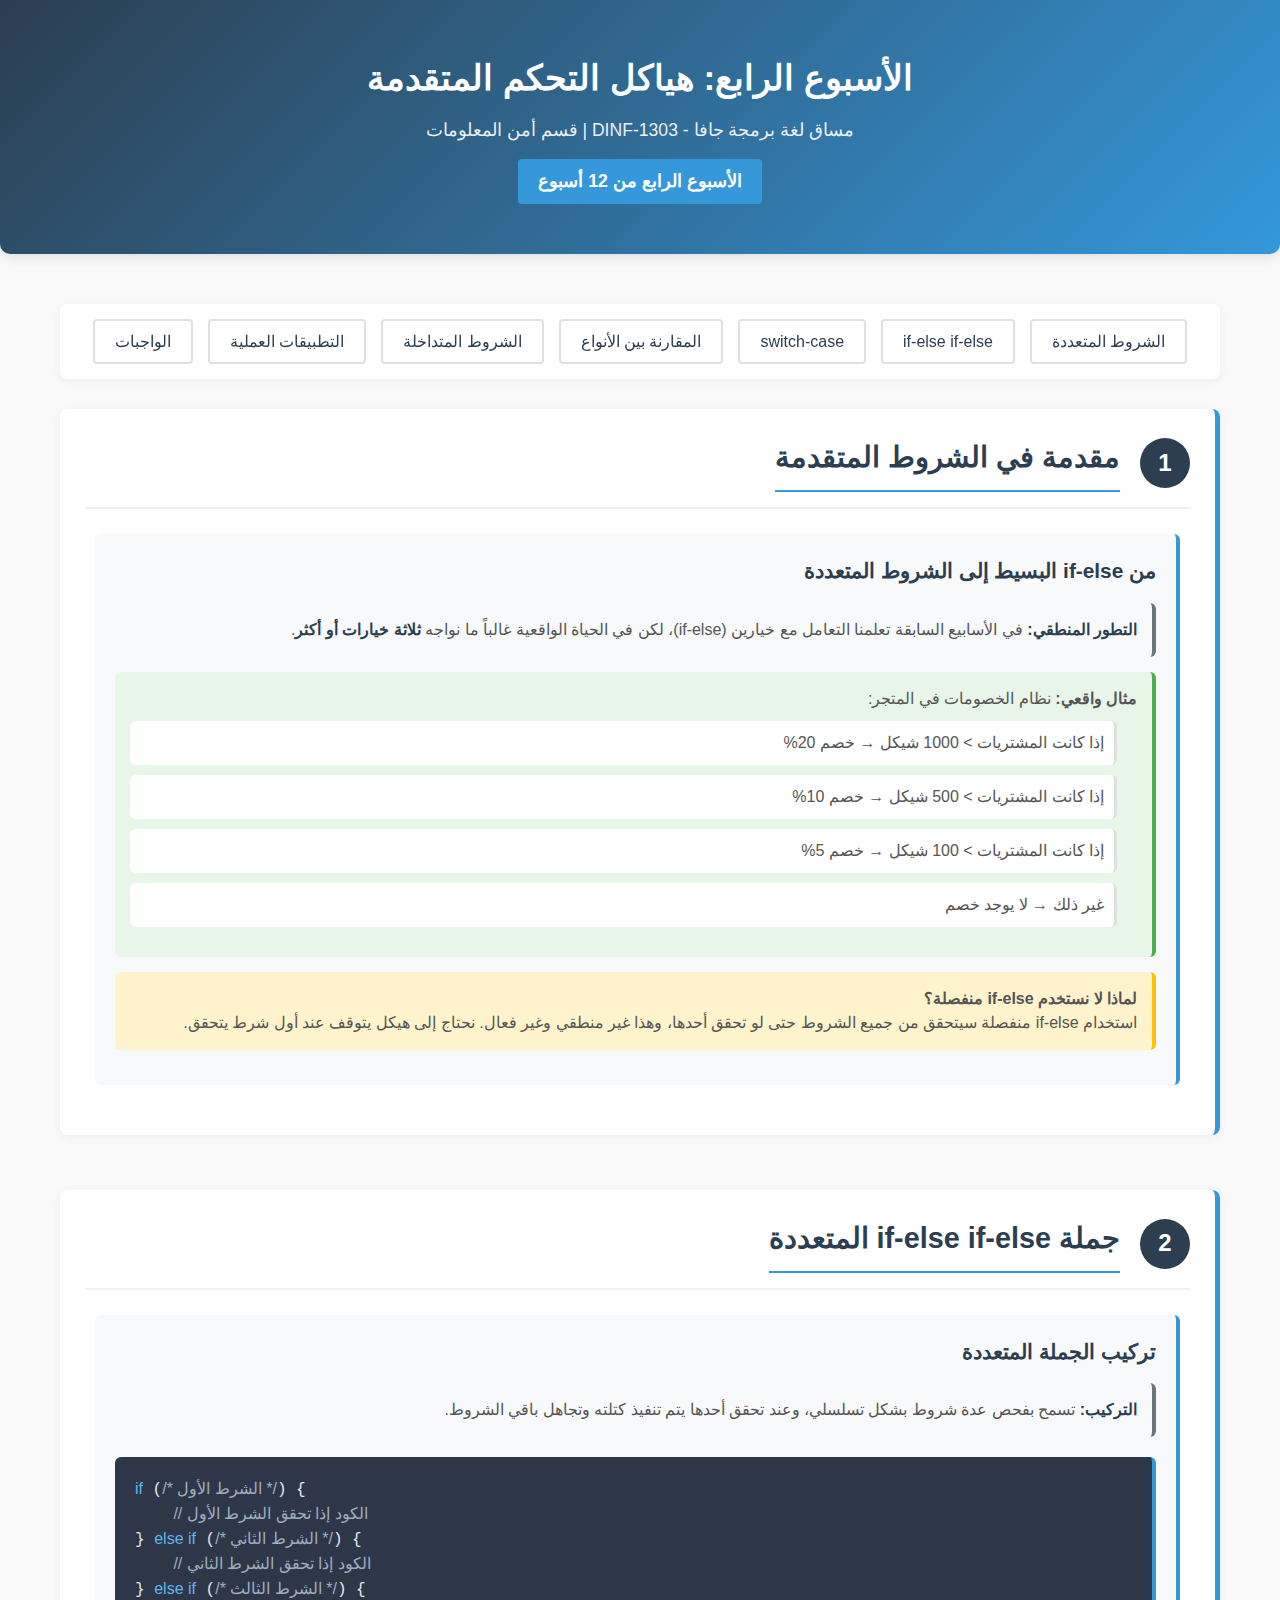
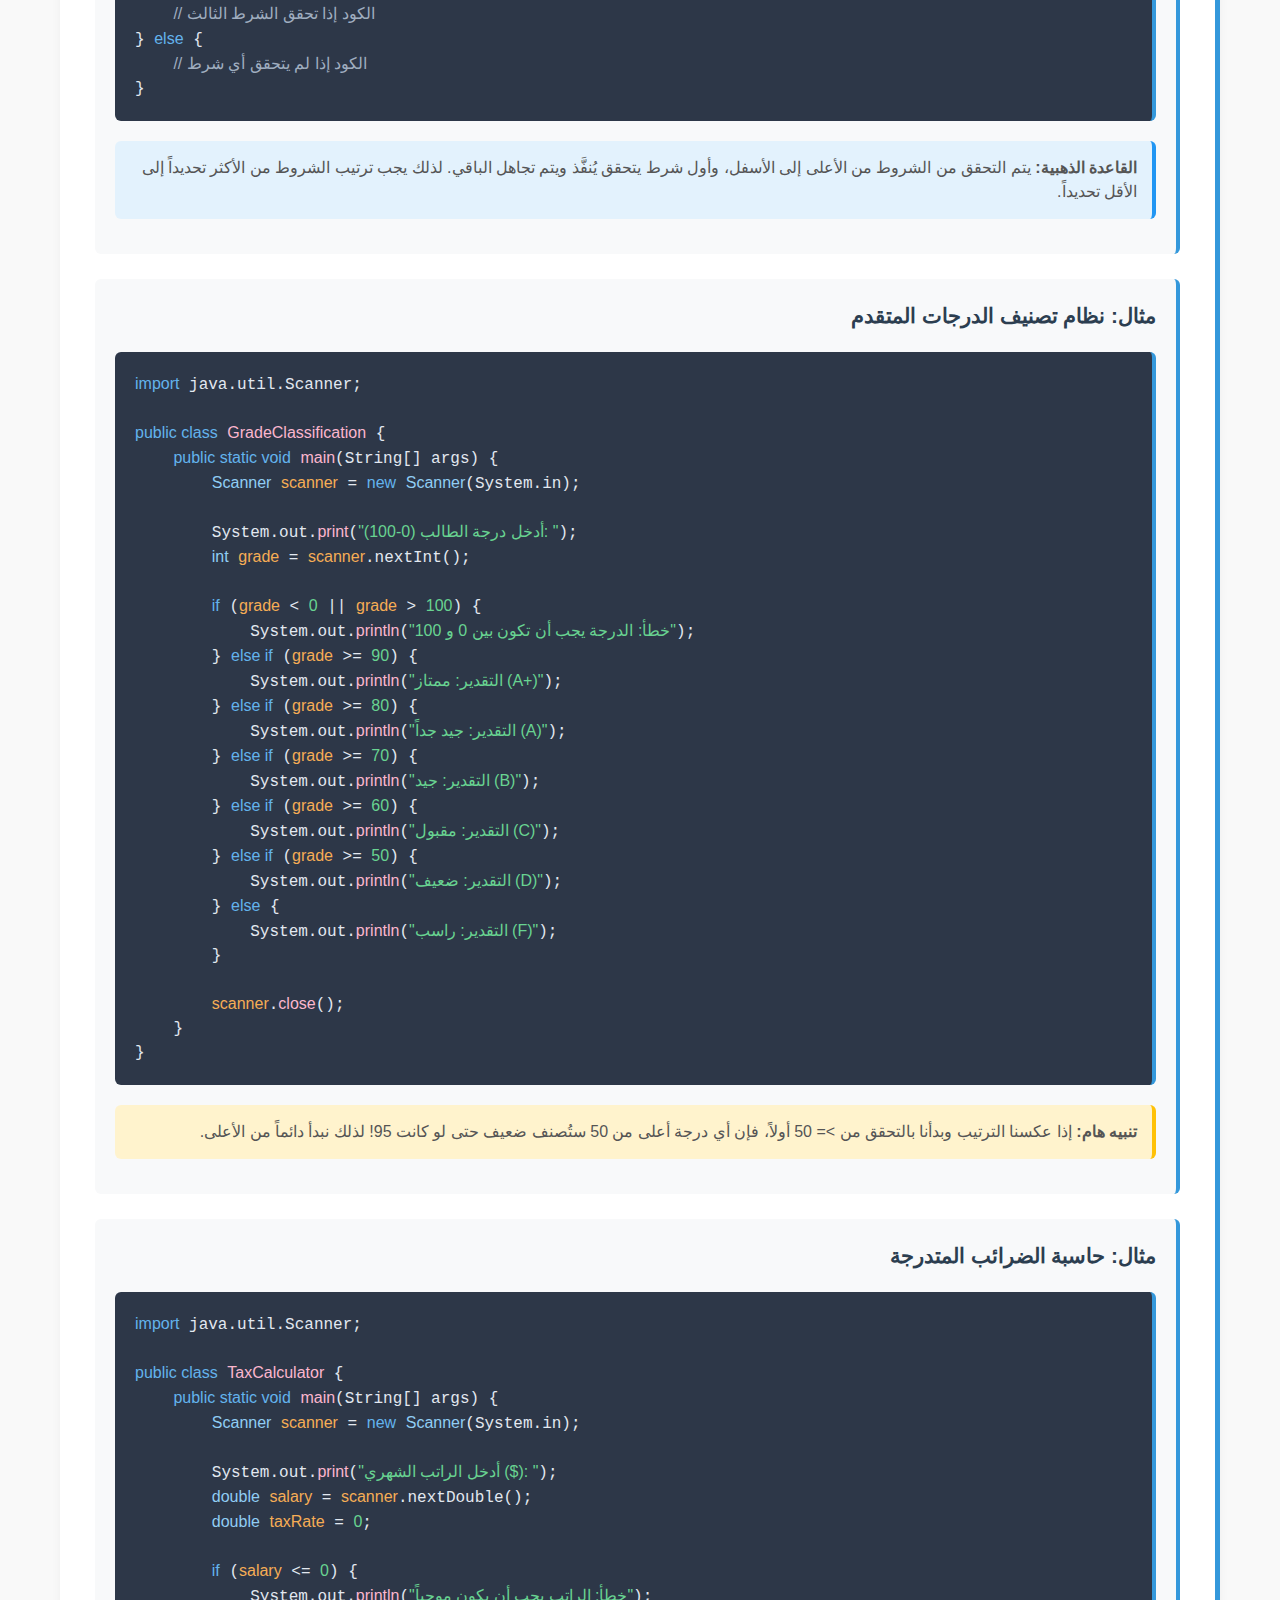
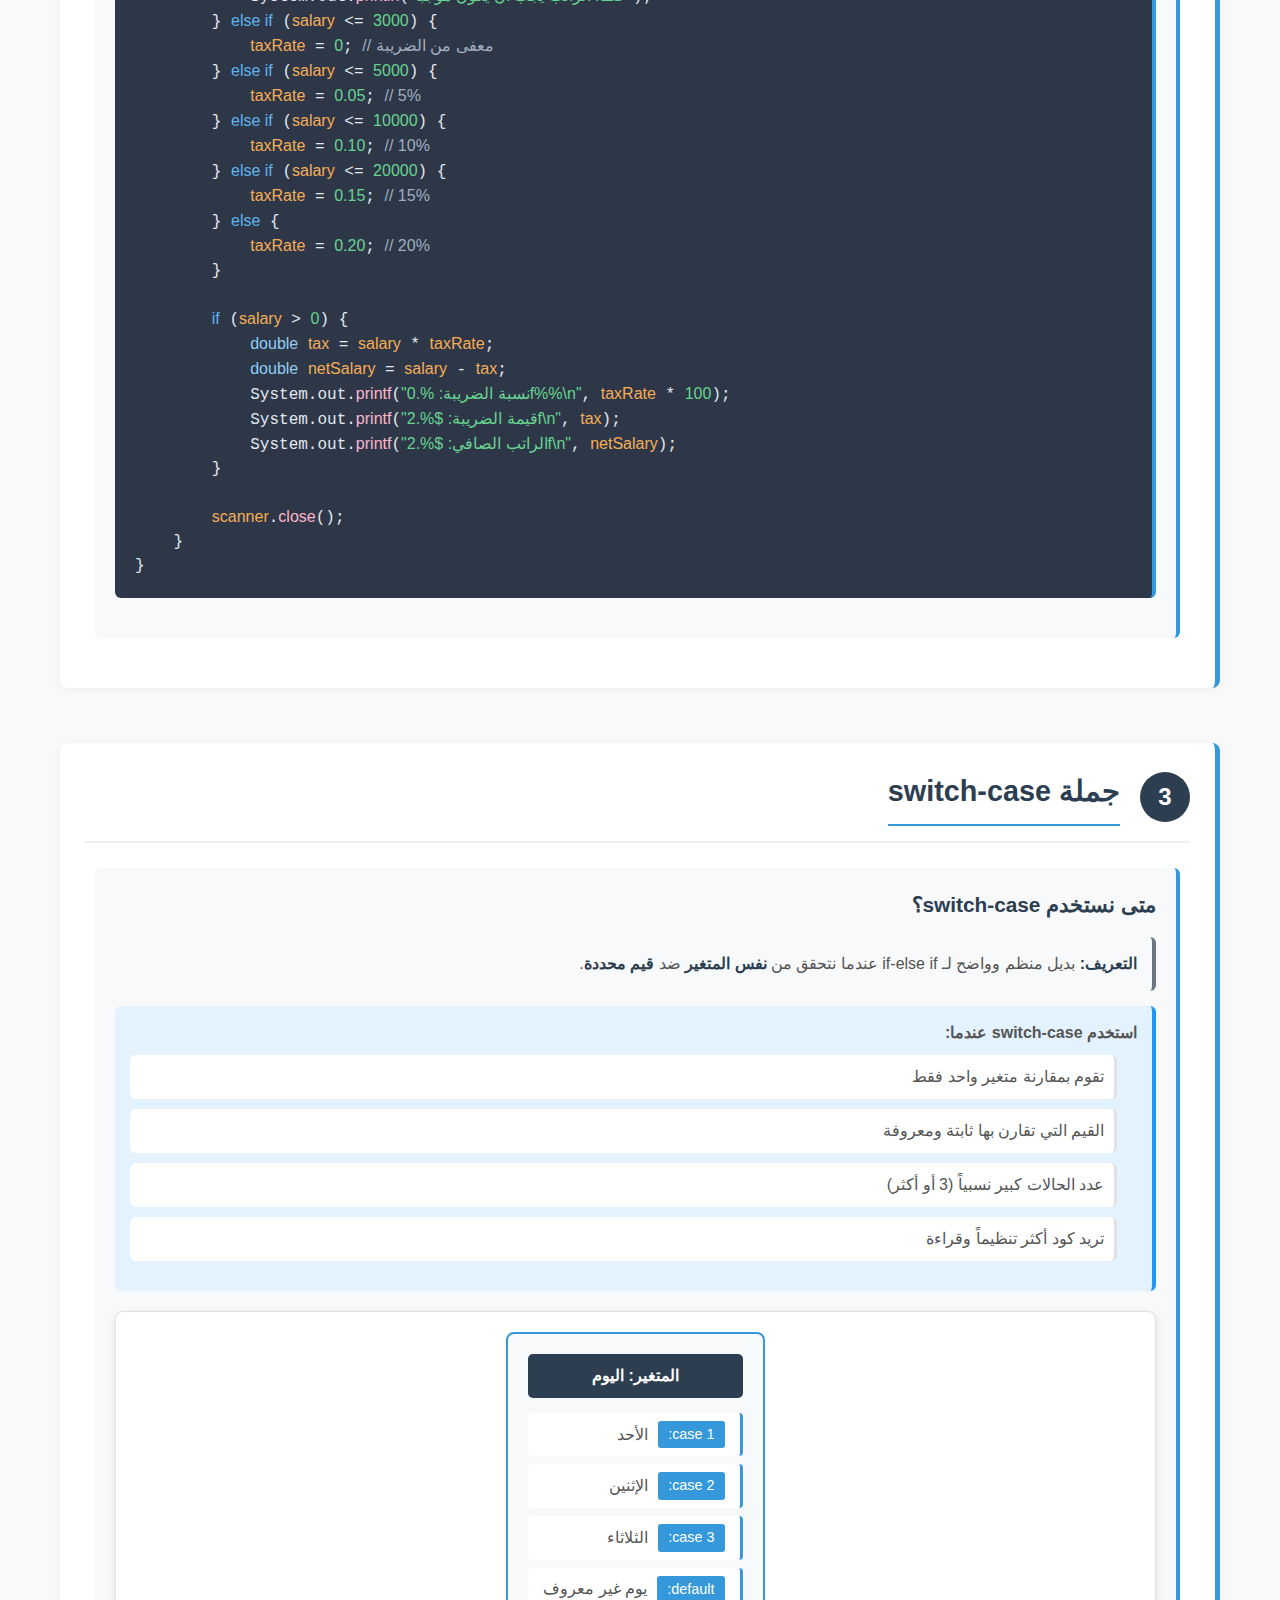
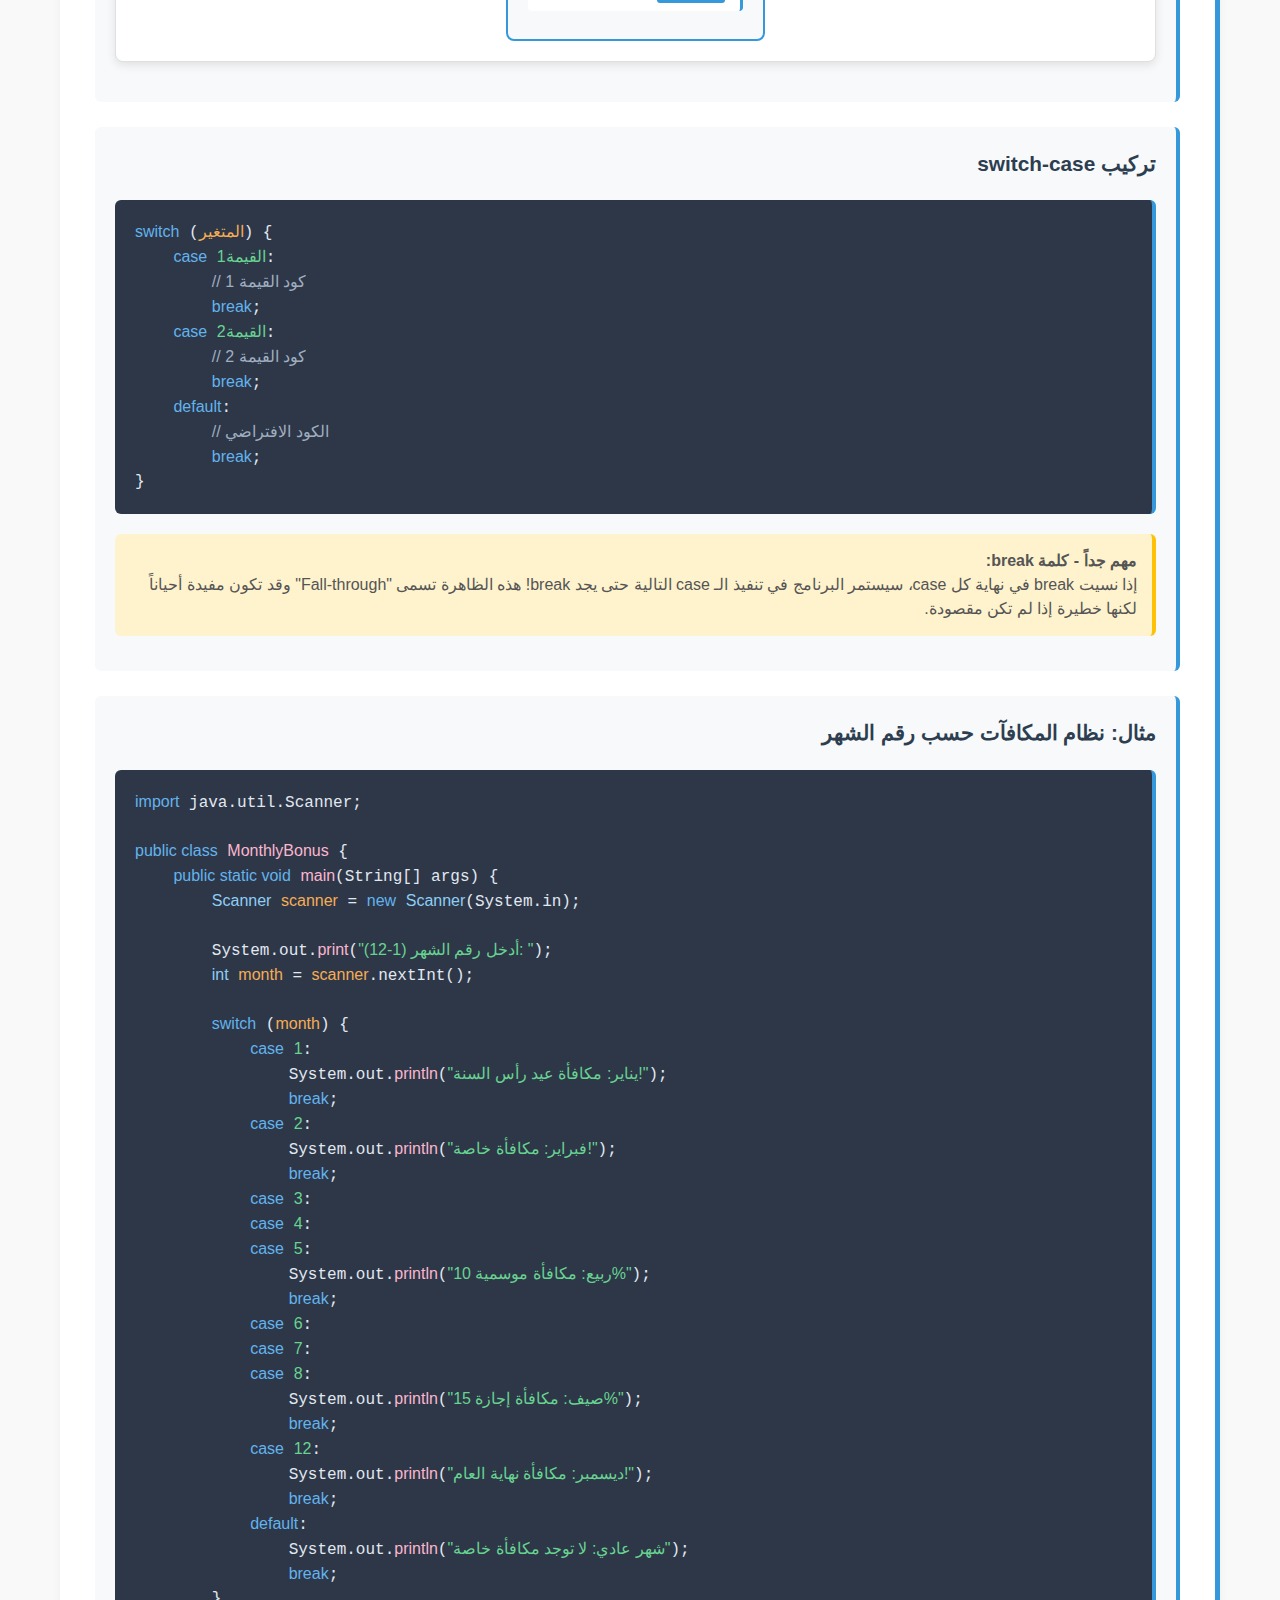
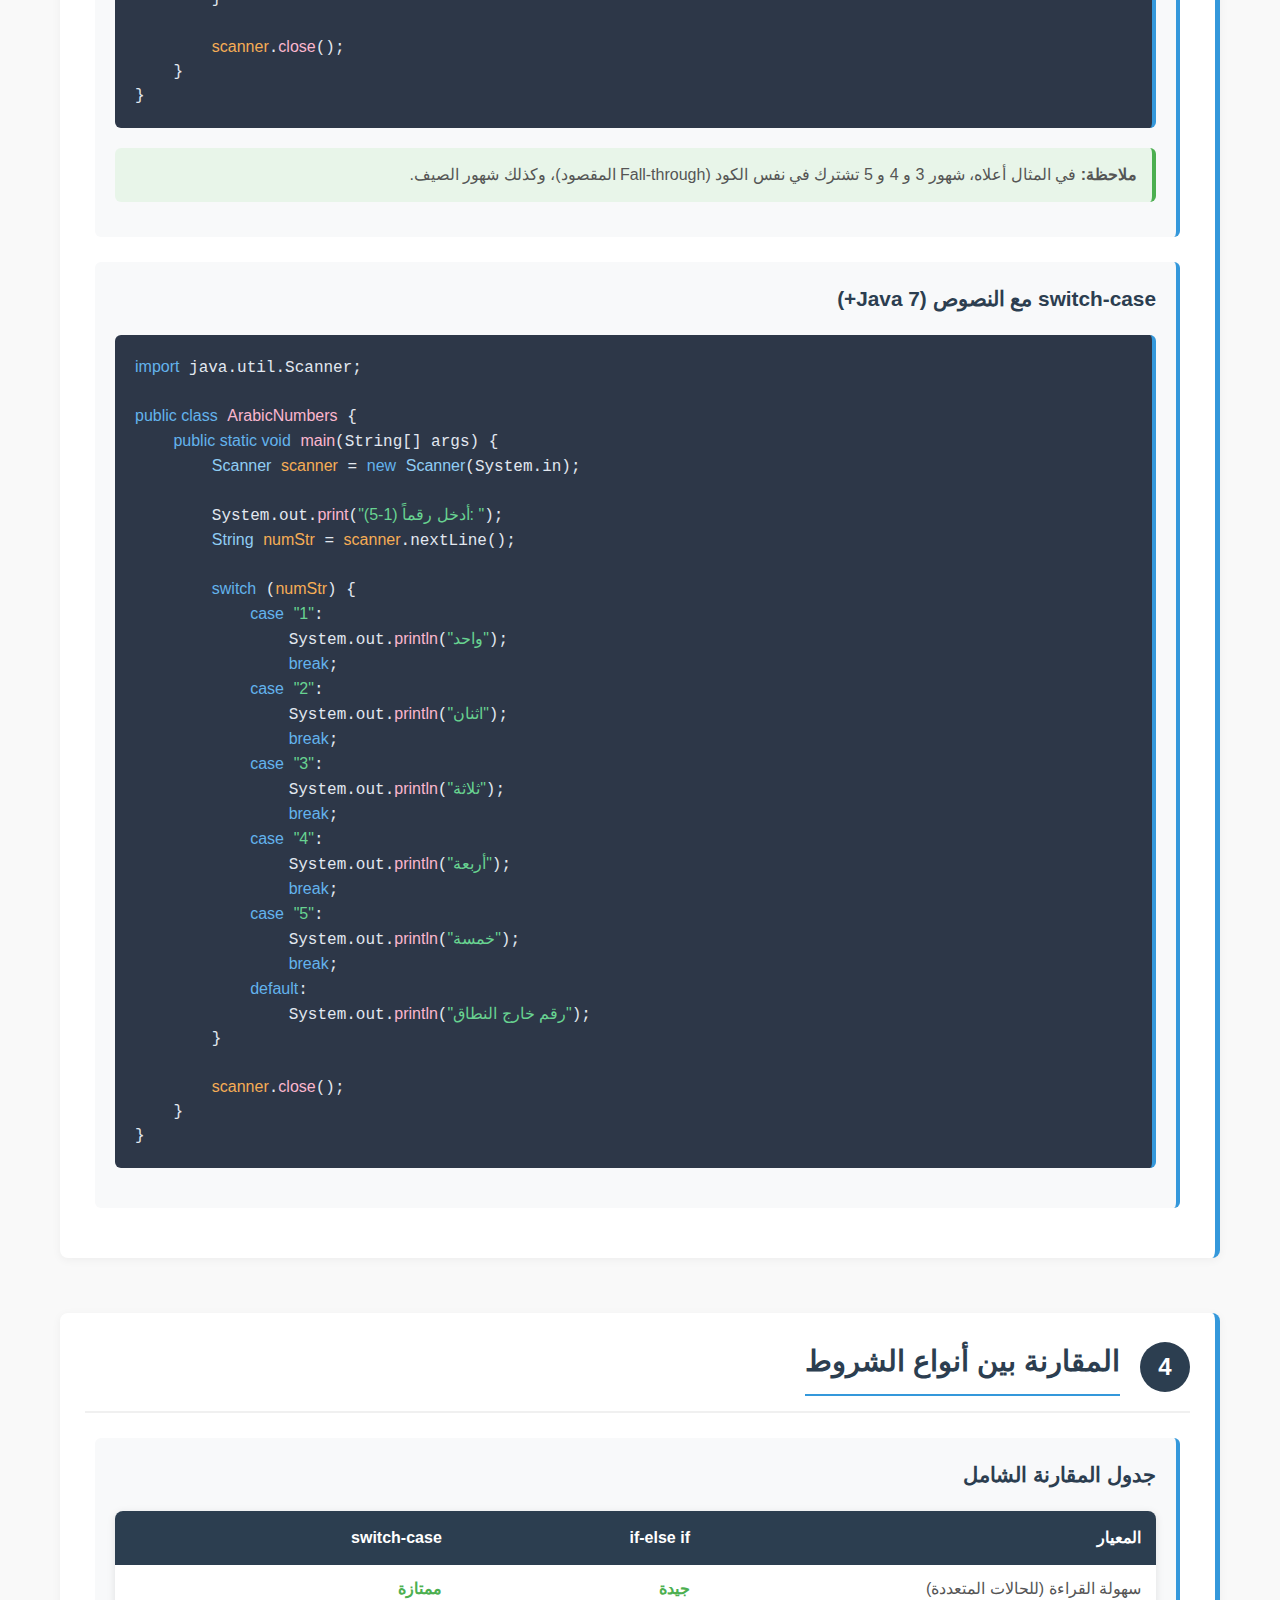
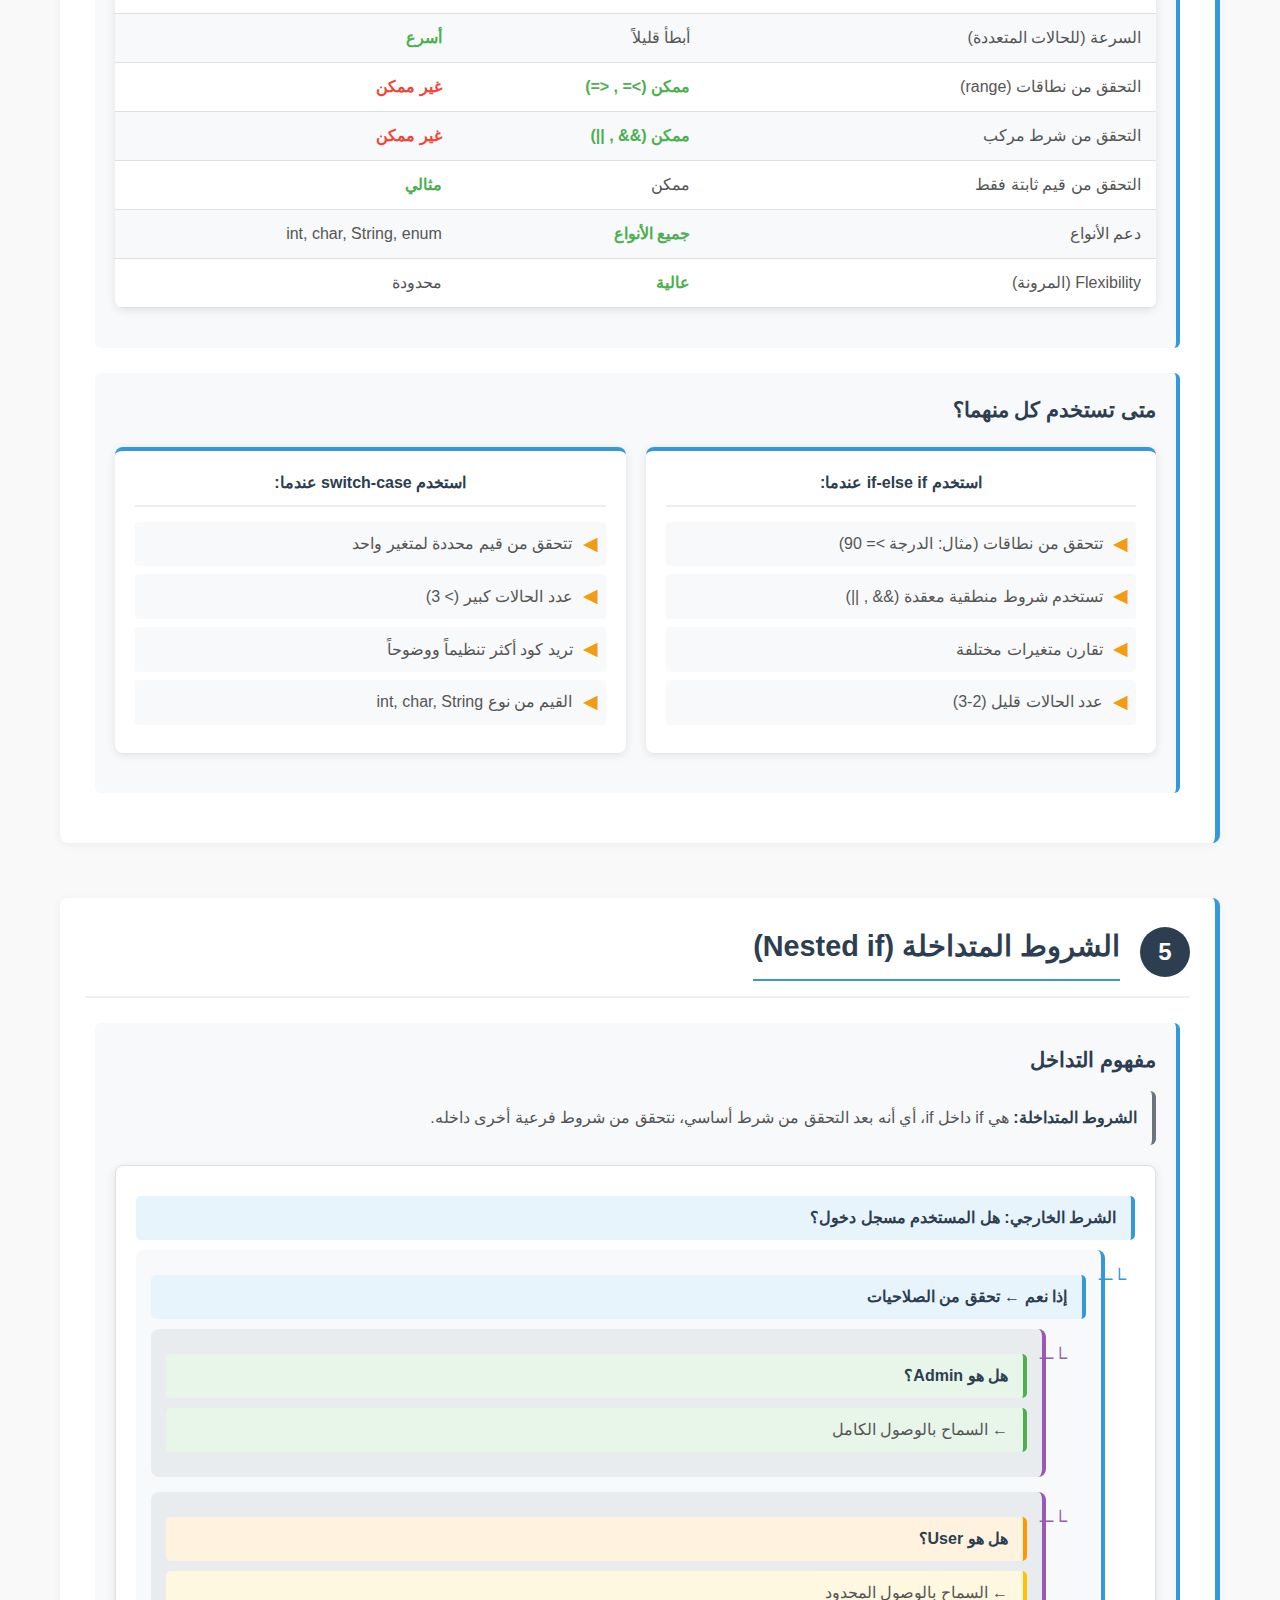
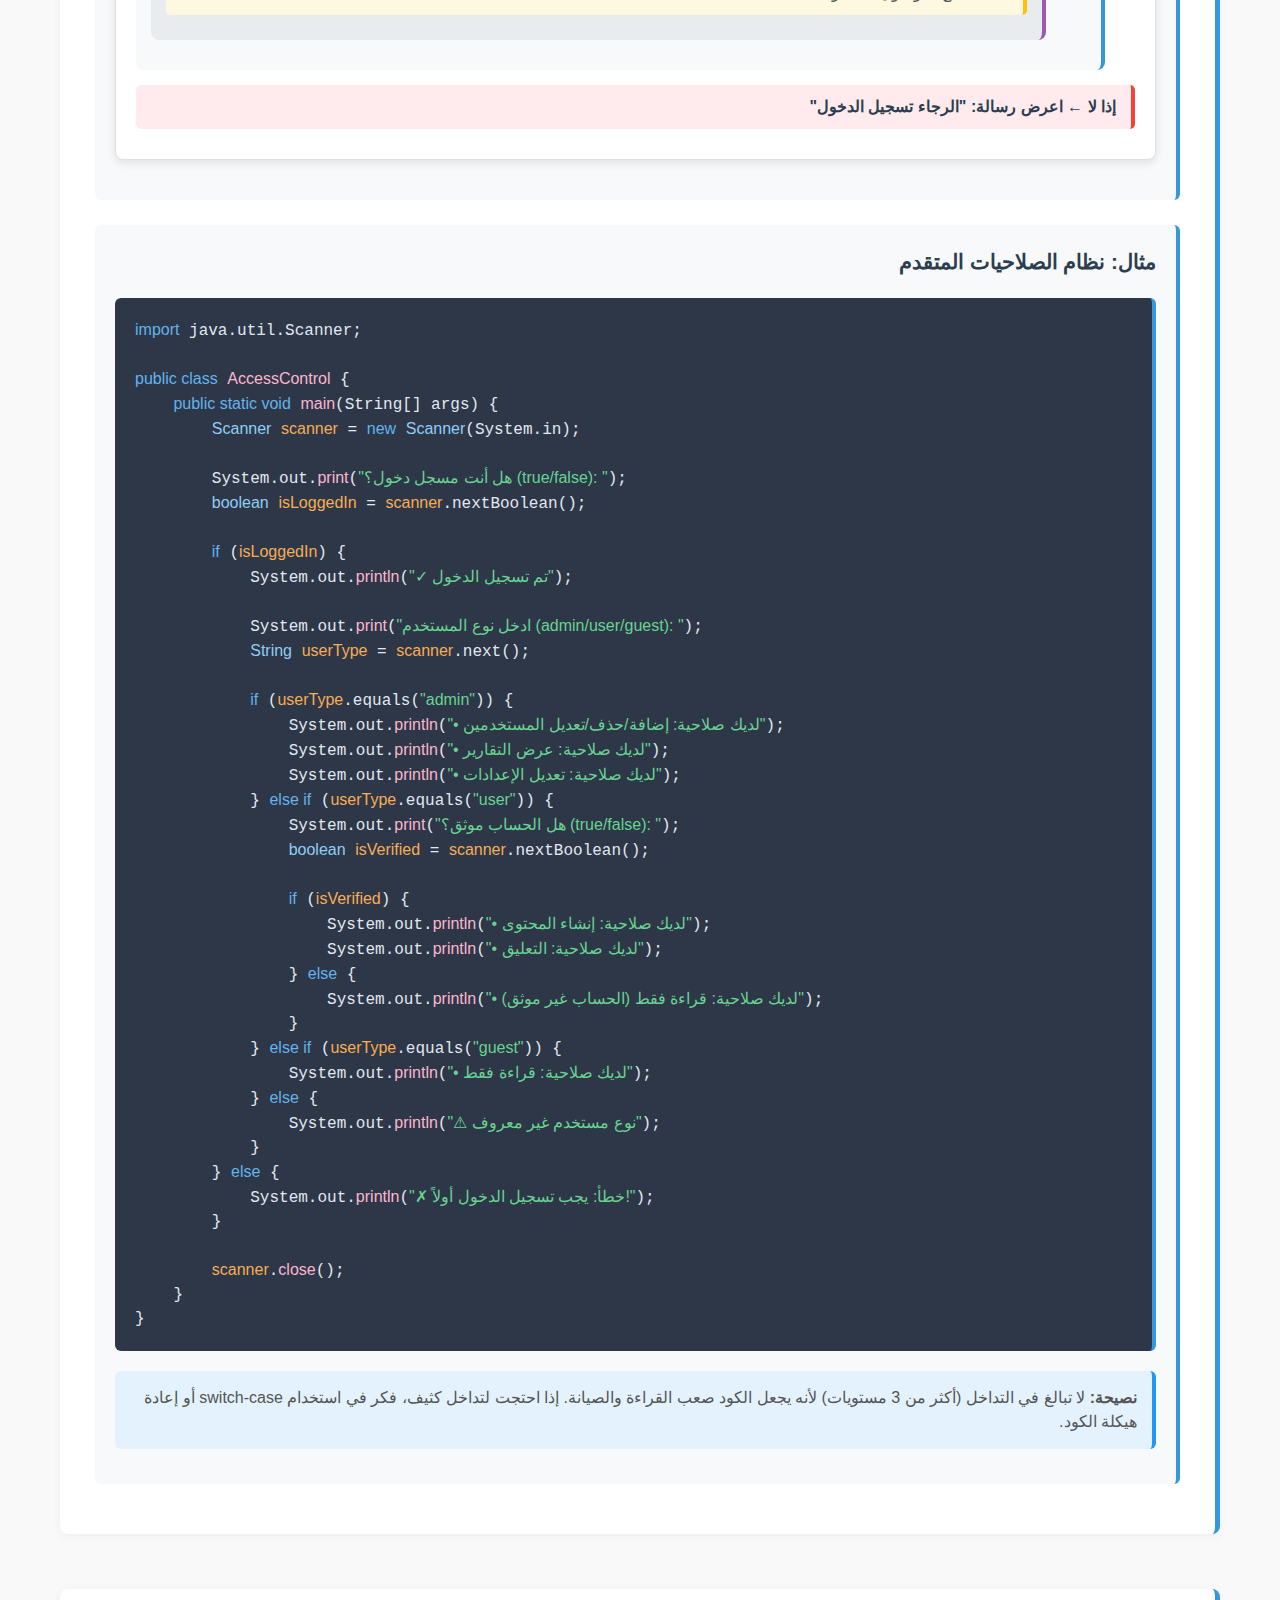
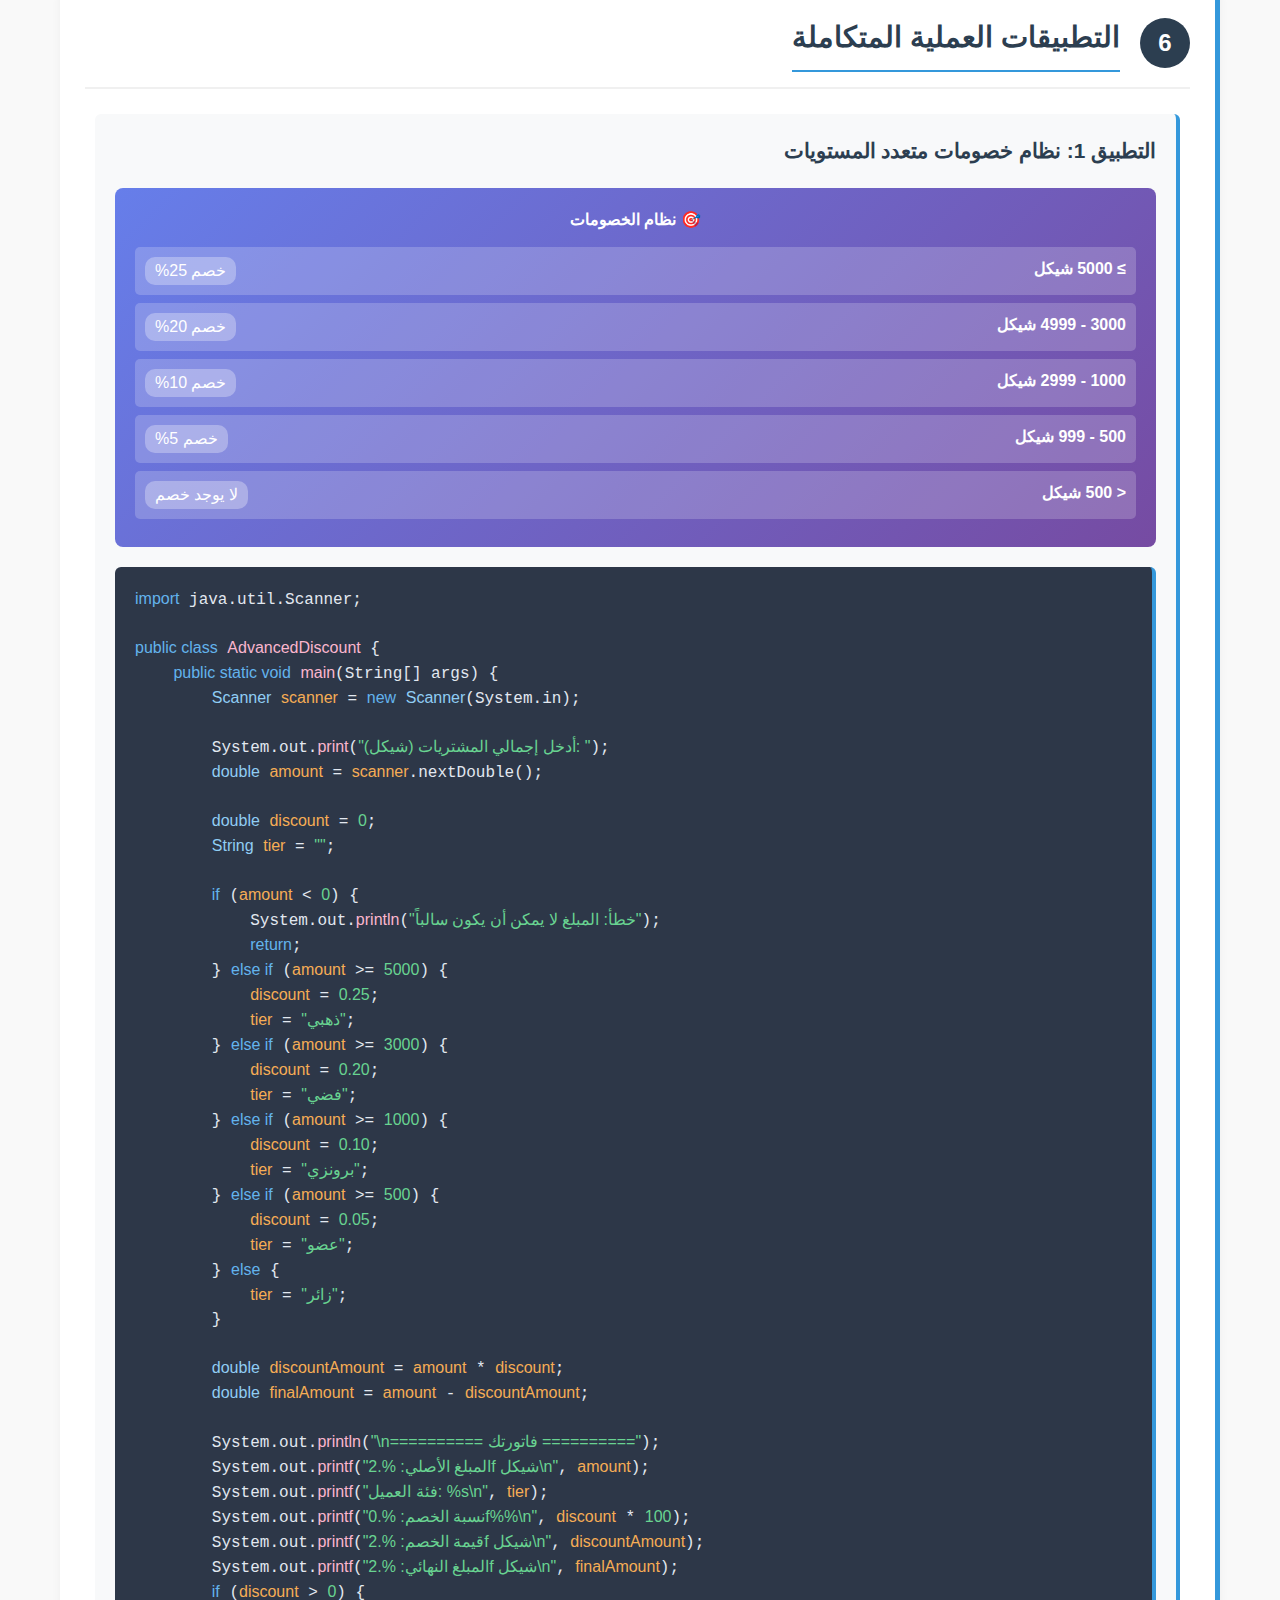
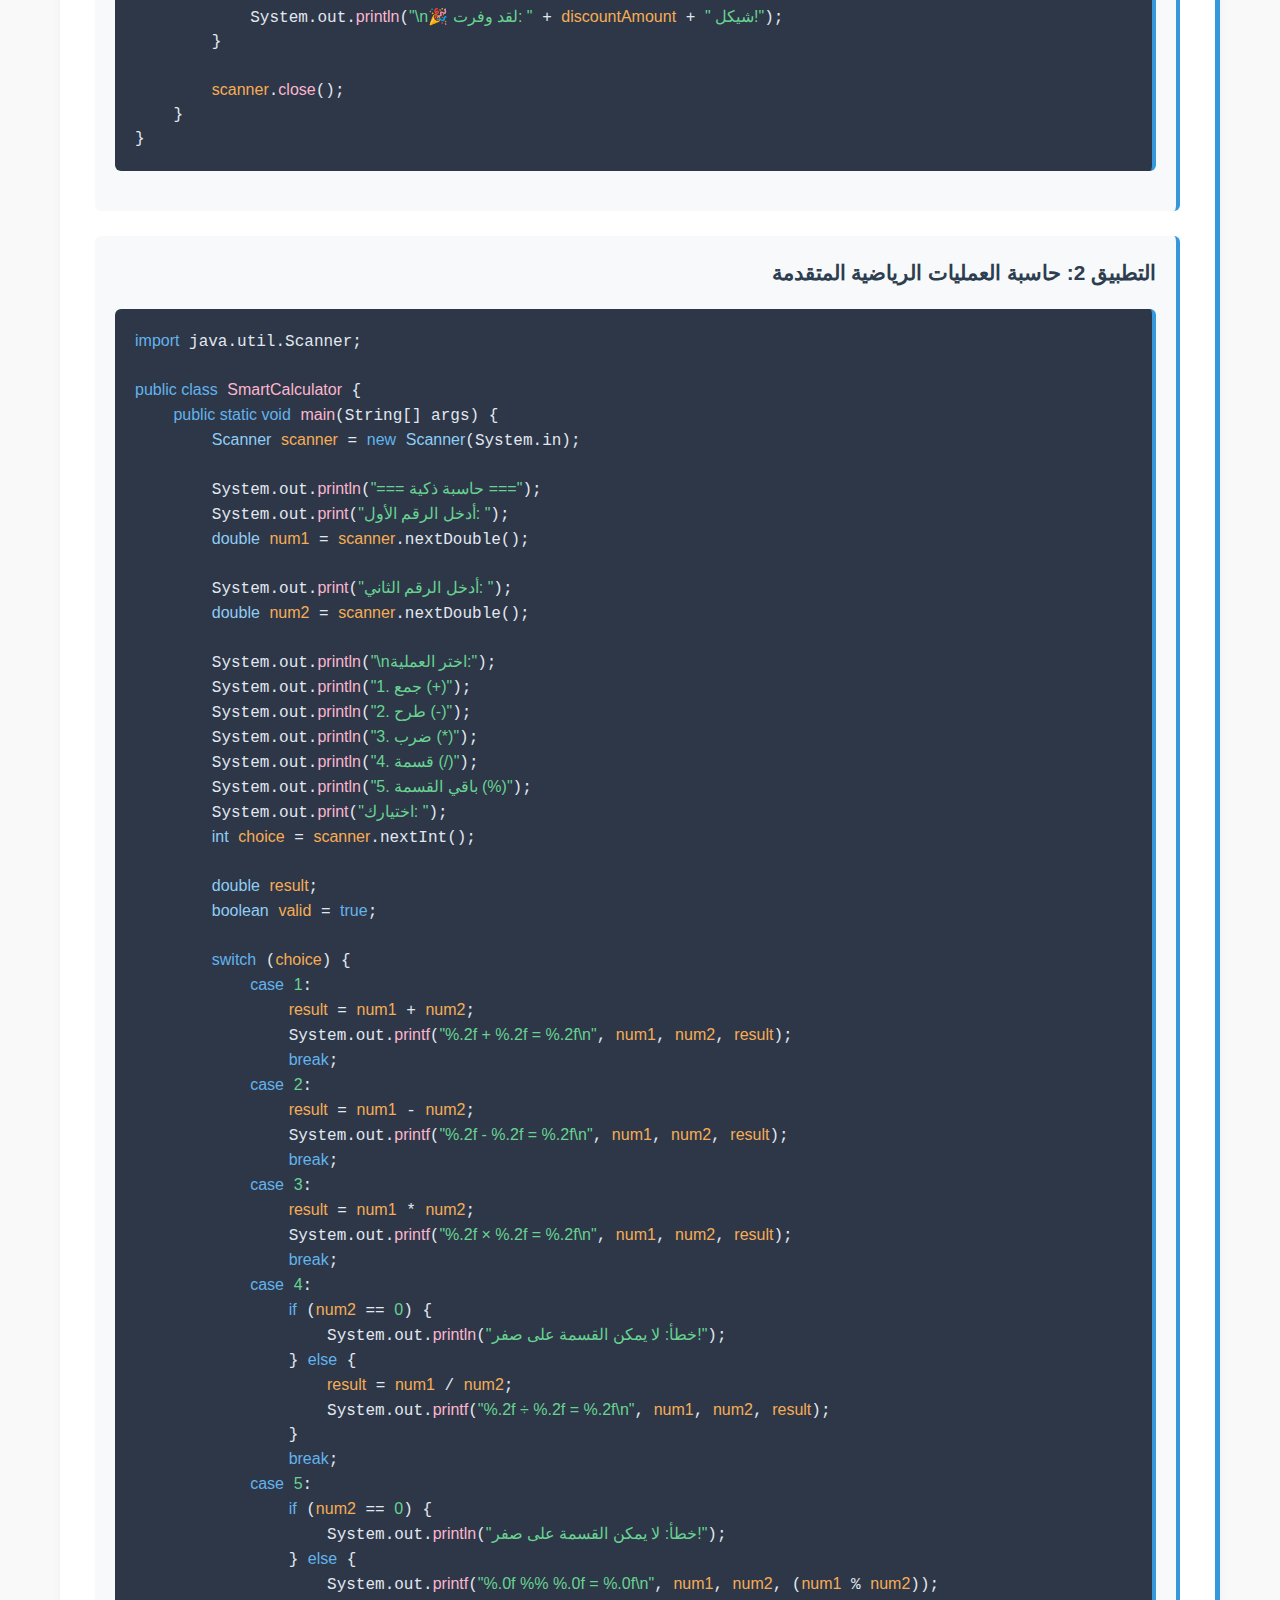
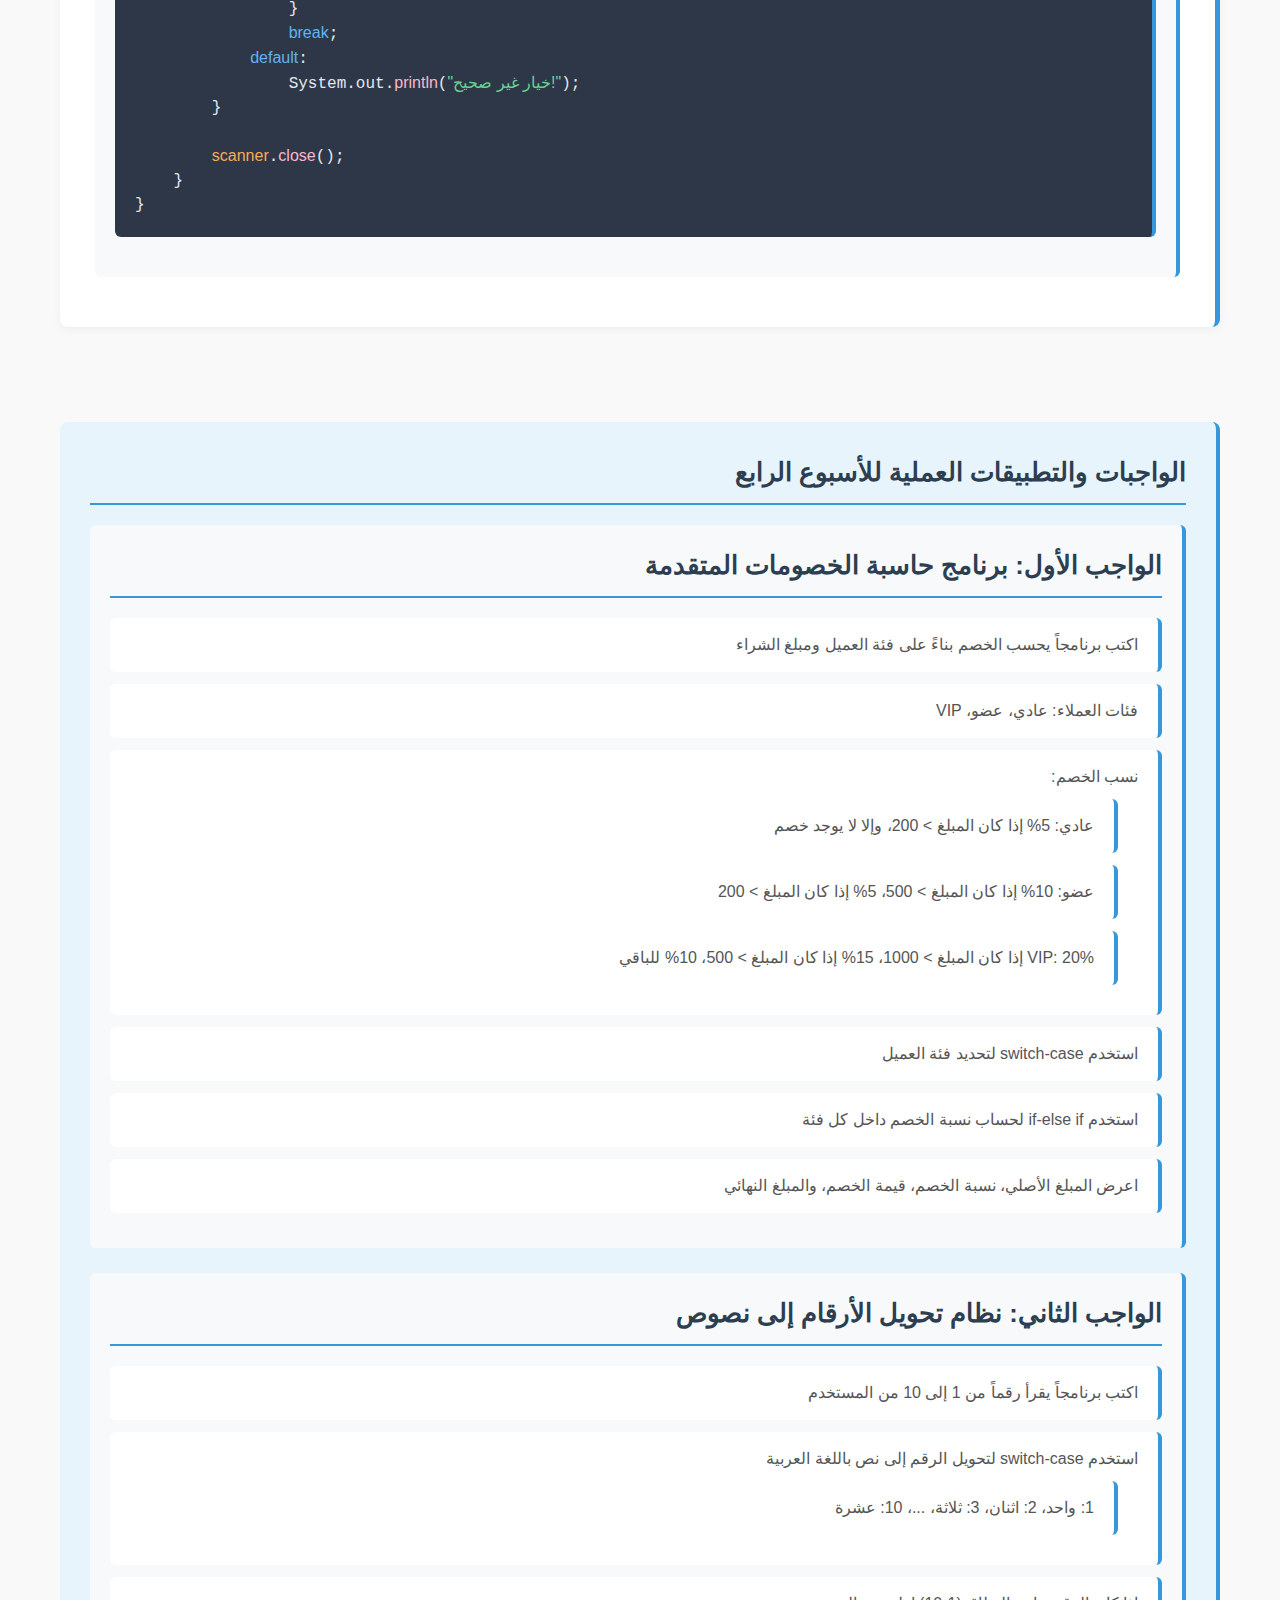
<file: Lecture4.html>
<!DOCTYPE html>
<html lang="ar" dir="rtl">
<head>
    <meta charset="UTF-8">
    <meta name="viewport" content="width=device-width, initial-scale=1.0">
    <title>الأسبوع الرابع - هياكل التحكم المتقدمة | DINF-1303</title>
    <link rel="stylesheet" href="styles.css">
    <style>
        /* أنماط خاصة بتمثيل الشروط المتداخلة والمتعددة */
        .nested-if-visual {
            background-color: white;
            padding: 20px;
            border-radius: 8px;
            margin: 20px 0;
            box-shadow: 0 3px 10px rgba(0, 0, 0, 0.1);
            border: 1px solid #e0e0e0;
        }
        
        .nested-level {
            margin-right: 30px;
            padding: 15px;
            border-right: 4px solid var(--secondary-color);
            margin-bottom: 15px;
            background-color: #f8f9fa;
            border-radius: 8px;
            position: relative;
        }
        
        .nested-level::before {
            content: "└─";
            position: absolute;
            right: -25px;
            color: var(--secondary-color);
            font-weight: bold;
            font-size: 1.2rem;
        }
        
        .nested-level .nested-level {
            margin-right: 40px;
            background-color: #e9ecef;
            border-right-color: #9b59b6;
        }
        
        .nested-level .nested-level::before {
            color: #9b59b6;
        }
        
        .condition-box {
            background-color: #e8f4fc;
            border-right: 4px solid #3498db;
            padding: 10px 15px;
            margin: 10px 0;
            border-radius: 5px;
            font-weight: bold;
            color: #2c3e50;
        }
        
        .action-box {
            background-color: #e8f5e9;
            border-right: 4px solid #4caf50;
            padding: 10px 15px;
            margin: 10px 0;
            border-radius: 5px;
        }
        
        .switch-visual {
            background-color: white;
            padding: 20px;
            border-radius: 8px;
            margin: 20px 0;
            box-shadow: 0 3px 10px rgba(0, 0, 0, 0.1);
            border: 1px solid #e0e0e0;
            text-align: center;
        }
        
        .switch-diagram {
            display: inline-block;
            text-align: right;
            background-color: #f8f9fa;
            padding: 20px;
            border-radius: 8px;
            border: 2px solid var(--secondary-color);
        }
        
        .switch-variable {
            background-color: var(--primary-color);
            color: white;
            padding: 10px 20px;
            border-radius: 5px;
            margin-bottom: 15px;
            text-align: center;
            font-weight: bold;
        }
        
        .case-item {
            display: flex;
            align-items: center;
            margin: 8px 0;
            padding: 8px 15px;
            background-color: white;
            border-radius: 4px;
            border-right: 3px solid #3498db;
        }
        
        .case-label {
            background-color: #3498db;
            color: white;
            padding: 3px 10px;
            border-radius: 3px;
            margin-left: 10px;
            font-size: 0.9rem;
        }
        
        .case-action {
            color: #555;
        }
        
        .flow-comparison {
            display: grid;
            grid-template-columns: repeat(auto-fit, minmax(250px, 1fr));
            gap: 20px;
            margin: 20px 0;
        }
        
        .flow-card {
            background-color: white;
            padding: 20px;
            border-radius: 8px;
            box-shadow: 0 2px 8px rgba(0,0,0,0.1);
            border-top: 4px solid var(--secondary-color);
        }
        
        .flow-card h4 {
            color: var(--primary-color);
            margin-bottom: 15px;
            text-align: center;
            border-bottom: 2px solid #eee;
            padding-bottom: 10px;
        }
        
        .flow-step-rtl {
            display: flex;
            align-items: center;
            margin: 8px 0;
            padding: 8px;
            background-color: #f8f9fa;
            border-radius: 4px;
        }
        
        .step-arrow {
            color: #f39c12;
            margin-left: 10px;
            font-size: 1.2rem;
        }
        
        .discount-tiers {
            background: linear-gradient(135deg, #667eea 0%, #764ba2 100%);
            color: white;
            padding: 20px;
            border-radius: 8px;
            margin: 20px 0;
        }
        
        .discount-tiers h4 {
            color: white;
            margin-bottom: 15px;
            text-align: center;
        }
        
        .tier-item {
            display: flex;
            justify-content: space-between;
            padding: 10px;
            margin: 8px 0;
            background-color: rgba(255,255,255,0.2);
            border-radius: 5px;
        }
        
        .tier-range {
            font-weight: bold;
        }
        
        .tier-value {
            background-color: rgba(255,255,255,0.3);
            padding: 2px 10px;
            border-radius: 10px;
        }
        
        .comparison-table {
            width: 100%;
            border-collapse: collapse;
            margin: 20px 0;
            background-color: white;
            box-shadow: 0 2px 8px rgba(0,0,0,0.1);
            border-radius: 8px;
            overflow: hidden;
        }
        
        .comparison-table th {
            background-color: var(--primary-color);
            color: white;
            padding: 15px;
            text-align: right;
        }
        
        .comparison-table td {
            padding: 12px 15px;
            border-bottom: 1px solid #e0e0e0;
        }
        
        .comparison-table tr:nth-child(even) {
            background-color: #f8f9fa;
        }
        
        .comparison-table tr:hover {
            background-color: #e9ecef;
        }
        
        .check-icon { color: #4caf50; font-weight: bold; }
        .cross-icon { color: #f44336; font-weight: bold; }
        
        .warning-box {
            background-color: #fff3cd;
            border-right: 4px solid #ffc107;
            padding: 15px;
            margin: 15px 0;
            border-radius: 6px;
        }
        
        .tip-box {
            background-color: #e3f2fd;
            border-right: 4px solid #2196f3;
            padding: 15px;
            margin: 15px 0;
            border-radius: 6px;
        }
    </style>
</head>
<body>
    <!-- الهيدر -->
    <header class="main-header">
        <div class="container">
            <div class="header-content">
                <h1>الأسبوع الرابع: هياكل التحكم المتقدمة</h1>
                <p>مساق لغة برمجة جافا - DINF-1303 | قسم أمن المعلومات</p>
                <div class="week-indicator">الأسبوع الرابع من 12 أسبوع</div>
            </div>
        </div>
    </header>
    
    <div class="container">
        <!-- التنقل السريع -->
        <nav class="quick-nav">
            <div class="nav-links">
                <a href="#section1">الشروط المتعددة</a>
                <a href="#section2">if-else if-else</a>
                <a href="#section3">switch-case</a>
                <a href="#section4">المقارنة بين الأنواع</a>
                <a href="#section5">الشروط المتداخلة</a>
                <a href="#section6">التطبيقات العملية</a>
                <a href="#assignments">الواجبات</a>
            </div>
        </nav>
        
        <!-- المحتوى الرئيسي -->
        <main class="main-content">
            <!-- القسم 1: مقدمة في الشروط المتقدمة -->
            <section id="section1" class="section">
                <div class="section-header">
                    <div class="section-number">1</div>
                    <h2 class="section-title">مقدمة في الشروط المتقدمة</h2>
                </div>
                <div class="section-content">
                    <div class="topic">
                        <h3 class="topic-title">من if-else البسيط إلى الشروط المتعددة</h3>
                        <div class="topic-content">
                            <div class="definition">
                                <strong>التطور المنطقي:</strong> في الأسابيع السابقة تعلمنا التعامل مع خيارين (if-else)، لكن في الحياة الواقعية غالباً ما نواجه <strong>ثلاثة خيارات أو أكثر</strong>.
                            </div>
                            
                            <div class="note">
                                <strong>مثال واقعي:</strong> نظام الخصومات في المتجر:
                                <ul style="padding-right: 20px; margin-top: 10px">
                                    <li>إذا كانت المشتريات > 1000 شيكل → خصم 20%</li>
                                    <li>إذا كانت المشتريات > 500 شيكل → خصم 10%</li>
                                    <li>إذا كانت المشتريات > 100 شيكل → خصم 5%</li>
                                    <li>غير ذلك → لا يوجد خصم</li>
                                </ul>
                            </div>
                            
                            <div class="warning-box">
                                <strong>لماذا لا نستخدم if-else منفصلة؟</strong><br>
                                استخدام if-else منفصلة سيتحقق من جميع الشروط حتى لو تحقق أحدها، وهذا غير منطقي وغير فعال. نحتاج إلى هيكل يتوقف عند أول شرط يتحقق.
                            </div>
                        </div>
                    </div>
                </div>
            </section>
            
            <!-- القسم 2: if-else if-else المتعددة -->
            <section id="section2" class="section">
                <div class="section-header">
                    <div class="section-number">2</div>
                    <h2 class="section-title">جملة if-else if-else المتعددة</h2>
                </div>
                <div class="section-content">
                    <div class="topic">
                        <h3 class="topic-title">تركيب الجملة المتعددة</h3>
                        <div class="topic-content">
                            <div class="definition">
                                <strong>التركيب:</strong> تسمح بفحص عدة شروط بشكل تسلسلي، وعند تحقق أحدها يتم تنفيذ كتلته وتجاهل باقي الشروط.
                            </div>
                            
                            <div class="code-example">
                                <span class="keyword">if</span> (<span class="comment">/* الشرط الأول */</span>) {<br>
                                &nbsp;&nbsp;&nbsp;&nbsp;<span class="comment">// الكود إذا تحقق الشرط الأول</span><br>
                                } <span class="keyword">else if</span> (<span class="comment">/* الشرط الثاني */</span>) {<br>
                                &nbsp;&nbsp;&nbsp;&nbsp;<span class="comment">// الكود إذا تحقق الشرط الثاني</span><br>
                                } <span class="keyword">else if</span> (<span class="comment">/* الشرط الثالث */</span>) {<br>
                                &nbsp;&nbsp;&nbsp;&nbsp;<span class="comment">// الكود إذا تحقق الشرط الثالث</span><br>
                                } <span class="keyword">else</span> {<br>
                                &nbsp;&nbsp;&nbsp;&nbsp;<span class="comment">// الكود إذا لم يتحقق أي شرط</span><br>
                                }
                            </div>
                            
                            <div class="tip-box">
                                <strong>القاعدة الذهبية:</strong> يتم التحقق من الشروط من الأعلى إلى الأسفل، وأول شرط يتحقق يُنفَّذ ويتم تجاهل الباقي. لذلك يجب ترتيب الشروط من الأكثر تحديداً إلى الأقل تحديداً.
                            </div>
                        </div>
                    </div>
                    
                    <div class="topic">
                        <h3 class="topic-title">مثال: نظام تصنيف الدرجات المتقدم</h3>
                        <div class="topic-content">
                            <div class="code-example">
                                <span class="keyword">import</span> java.util.Scanner;<br><br>
                                
                                <span class="keyword">public class</span> <span class="function">GradeClassification</span> {<br>
                                &nbsp;&nbsp;&nbsp;&nbsp;<span class="keyword">public static void</span> <span class="function">main</span>(String[] args) {<br>
                                &nbsp;&nbsp;&nbsp;&nbsp;&nbsp;&nbsp;&nbsp;&nbsp;<span class="type">Scanner</span> <span class="variable">scanner</span> = <span class="keyword">new</span> <span class="type">Scanner</span>(System.in);<br><br>
                                
                                &nbsp;&nbsp;&nbsp;&nbsp;&nbsp;&nbsp;&nbsp;&nbsp;System.out.<span class="function">print</span>(<span class="string">"أدخل درجة الطالب (0-100): "</span>);<br>
                                &nbsp;&nbsp;&nbsp;&nbsp;&nbsp;&nbsp;&nbsp;&nbsp;<span class="type">int</span> <span class="variable">grade</span> = <span class="variable">scanner</span>.nextInt();<br><br>
                                
                                &nbsp;&nbsp;&nbsp;&nbsp;&nbsp;&nbsp;&nbsp;&nbsp;<span class="keyword">if</span> (<span class="variable">grade</span> < <span class="string">0</span> || <span class="variable">grade</span> > <span class="string">100</span>) {<br>
                                &nbsp;&nbsp;&nbsp;&nbsp;&nbsp;&nbsp;&nbsp;&nbsp;&nbsp;&nbsp;&nbsp;&nbsp;System.out.<span class="function">println</span>(<span class="string">"خطأ: الدرجة يجب أن تكون بين 0 و 100"</span>);<br>
                                &nbsp;&nbsp;&nbsp;&nbsp;&nbsp;&nbsp;&nbsp;&nbsp;} <span class="keyword">else if</span> (<span class="variable">grade</span> >= <span class="string">90</span>) {<br>
                                &nbsp;&nbsp;&nbsp;&nbsp;&nbsp;&nbsp;&nbsp;&nbsp;&nbsp;&nbsp;&nbsp;&nbsp;System.out.<span class="function">println</span>(<span class="string">"التقدير: ممتاز (A+)"</span>);<br>
                                &nbsp;&nbsp;&nbsp;&nbsp;&nbsp;&nbsp;&nbsp;&nbsp;} <span class="keyword">else if</span> (<span class="variable">grade</span> >= <span class="string">80</span>) {<br>
                                &nbsp;&nbsp;&nbsp;&nbsp;&nbsp;&nbsp;&nbsp;&nbsp;&nbsp;&nbsp;&nbsp;&nbsp;System.out.<span class="function">println</span>(<span class="string">"التقدير: جيد جداً (A)"</span>);<br>
                                &nbsp;&nbsp;&nbsp;&nbsp;&nbsp;&nbsp;&nbsp;&nbsp;} <span class="keyword">else if</span> (<span class="variable">grade</span> >= <span class="string">70</span>) {<br>
                                &nbsp;&nbsp;&nbsp;&nbsp;&nbsp;&nbsp;&nbsp;&nbsp;&nbsp;&nbsp;&nbsp;&nbsp;System.out.<span class="function">println</span>(<span class="string">"التقدير: جيد (B)"</span>);<br>
                                &nbsp;&nbsp;&nbsp;&nbsp;&nbsp;&nbsp;&nbsp;&nbsp;} <span class="keyword">else if</span> (<span class="variable">grade</span> >= <span class="string">60</span>) {<br>
                                &nbsp;&nbsp;&nbsp;&nbsp;&nbsp;&nbsp;&nbsp;&nbsp;&nbsp;&nbsp;&nbsp;&nbsp;System.out.<span class="function">println</span>(<span class="string">"التقدير: مقبول (C)"</span>);<br>
                                &nbsp;&nbsp;&nbsp;&nbsp;&nbsp;&nbsp;&nbsp;&nbsp;} <span class="keyword">else if</span> (<span class="variable">grade</span> >= <span class="string">50</span>) {<br>
                                &nbsp;&nbsp;&nbsp;&nbsp;&nbsp;&nbsp;&nbsp;&nbsp;&nbsp;&nbsp;&nbsp;&nbsp;System.out.<span class="function">println</span>(<span class="string">"التقدير: ضعيف (D)"</span>);<br>
                                &nbsp;&nbsp;&nbsp;&nbsp;&nbsp;&nbsp;&nbsp;&nbsp;} <span class="keyword">else</span> {<br>
                                &nbsp;&nbsp;&nbsp;&nbsp;&nbsp;&nbsp;&nbsp;&nbsp;&nbsp;&nbsp;&nbsp;&nbsp;System.out.<span class="function">println</span>(<span class="string">"التقدير: راسب (F)"</span>);<br>
                                &nbsp;&nbsp;&nbsp;&nbsp;&nbsp;&nbsp;&nbsp;&nbsp;}<br><br>
                                
                                &nbsp;&nbsp;&nbsp;&nbsp;&nbsp;&nbsp;&nbsp;&nbsp;<span class="variable">scanner</span>.<span class="function">close</span>();<br>
                                &nbsp;&nbsp;&nbsp;&nbsp;}<br>
                                }
                            </div>
                            
                            <div class="warning-box">
                                <strong>تنبيه هام:</strong> إذا عكسنا الترتيب وبدأنا بالتحقق من >= 50 أولاً، فإن أي درجة أعلى من 50 ستُصنف ضعيف حتى لو كانت 95! لذلك نبدأ دائماً من الأعلى.
                            </div>
                        </div>
                    </div>
                    
                    <div class="topic">
                        <h3 class="topic-title">مثال: حاسبة الضرائب المتدرجة</h3>
                        <div class="topic-content">
                            <div class="code-example">
                                <span class="keyword">import</span> java.util.Scanner;<br><br>
                                
                                <span class="keyword">public class</span> <span class="function">TaxCalculator</span> {<br>
                                &nbsp;&nbsp;&nbsp;&nbsp;<span class="keyword">public static void</span> <span class="function">main</span>(String[] args) {<br>
                                &nbsp;&nbsp;&nbsp;&nbsp;&nbsp;&nbsp;&nbsp;&nbsp;<span class="type">Scanner</span> <span class="variable">scanner</span> = <span class="keyword">new</span> <span class="type">Scanner</span>(System.in);<br><br>
                                
                                &nbsp;&nbsp;&nbsp;&nbsp;&nbsp;&nbsp;&nbsp;&nbsp;System.out.<span class="function">print</span>(<span class="string">"أدخل الراتب الشهري ($): "</span>);<br>
                                &nbsp;&nbsp;&nbsp;&nbsp;&nbsp;&nbsp;&nbsp;&nbsp;<span class="type">double</span> <span class="variable">salary</span> = <span class="variable">scanner</span>.nextDouble();<br>
                                &nbsp;&nbsp;&nbsp;&nbsp;&nbsp;&nbsp;&nbsp;&nbsp;<span class="type">double</span> <span class="variable">taxRate</span> = <span class="string">0</span>;<br><br>
                                
                                &nbsp;&nbsp;&nbsp;&nbsp;&nbsp;&nbsp;&nbsp;&nbsp;<span class="keyword">if</span> (<span class="variable">salary</span> <= <span class="string">0</span>) {<br>
                                &nbsp;&nbsp;&nbsp;&nbsp;&nbsp;&nbsp;&nbsp;&nbsp;&nbsp;&nbsp;&nbsp;&nbsp;System.out.<span class="function">println</span>(<span class="string">"خطأ: الراتب يجب أن يكون موجباً"</span>);<br>
                                &nbsp;&nbsp;&nbsp;&nbsp;&nbsp;&nbsp;&nbsp;&nbsp;} <span class="keyword">else if</span> (<span class="variable">salary</span> <= <span class="string">3000</span>) {<br>
                                &nbsp;&nbsp;&nbsp;&nbsp;&nbsp;&nbsp;&nbsp;&nbsp;&nbsp;&nbsp;&nbsp;&nbsp;<span class="variable">taxRate</span> = <span class="string">0</span>; <span class="comment">// معفى من الضريبة</span><br>
                                &nbsp;&nbsp;&nbsp;&nbsp;&nbsp;&nbsp;&nbsp;&nbsp;} <span class="keyword">else if</span> (<span class="variable">salary</span> <= <span class="string">5000</span>) {<br>
                                &nbsp;&nbsp;&nbsp;&nbsp;&nbsp;&nbsp;&nbsp;&nbsp;&nbsp;&nbsp;&nbsp;&nbsp;<span class="variable">taxRate</span> = <span class="string">0.05</span>; <span class="comment">// 5%</span><br>
                                &nbsp;&nbsp;&nbsp;&nbsp;&nbsp;&nbsp;&nbsp;&nbsp;} <span class="keyword">else if</span> (<span class="variable">salary</span> <= <span class="string">10000</span>) {<br>
                                &nbsp;&nbsp;&nbsp;&nbsp;&nbsp;&nbsp;&nbsp;&nbsp;&nbsp;&nbsp;&nbsp;&nbsp;<span class="variable">taxRate</span> = <span class="string">0.10</span>; <span class="comment">// 10%</span><br>
                                &nbsp;&nbsp;&nbsp;&nbsp;&nbsp;&nbsp;&nbsp;&nbsp;} <span class="keyword">else if</span> (<span class="variable">salary</span> <= <span class="string">20000</span>) {<br>
                                &nbsp;&nbsp;&nbsp;&nbsp;&nbsp;&nbsp;&nbsp;&nbsp;&nbsp;&nbsp;&nbsp;&nbsp;<span class="variable">taxRate</span> = <span class="string">0.15</span>; <span class="comment">// 15%</span><br>
                                &nbsp;&nbsp;&nbsp;&nbsp;&nbsp;&nbsp;&nbsp;&nbsp;} <span class="keyword">else</span> {<br>
                                &nbsp;&nbsp;&nbsp;&nbsp;&nbsp;&nbsp;&nbsp;&nbsp;&nbsp;&nbsp;&nbsp;&nbsp;<span class="variable">taxRate</span> = <span class="string">0.20</span>; <span class="comment">// 20%</span><br>
                                &nbsp;&nbsp;&nbsp;&nbsp;&nbsp;&nbsp;&nbsp;&nbsp;}<br><br>
                                
                                &nbsp;&nbsp;&nbsp;&nbsp;&nbsp;&nbsp;&nbsp;&nbsp;<span class="keyword">if</span> (<span class="variable">salary</span> > <span class="string">0</span>) {<br>
                                &nbsp;&nbsp;&nbsp;&nbsp;&nbsp;&nbsp;&nbsp;&nbsp;&nbsp;&nbsp;&nbsp;&nbsp;<span class="type">double</span> <span class="variable">tax</span> = <span class="variable">salary</span> * <span class="variable">taxRate</span>;<br>
                                &nbsp;&nbsp;&nbsp;&nbsp;&nbsp;&nbsp;&nbsp;&nbsp;&nbsp;&nbsp;&nbsp;&nbsp;<span class="type">double</span> <span class="variable">netSalary</span> = <span class="variable">salary</span> - <span class="variable">tax</span>;<br>
                                &nbsp;&nbsp;&nbsp;&nbsp;&nbsp;&nbsp;&nbsp;&nbsp;&nbsp;&nbsp;&nbsp;&nbsp;System.out.<span class="function">printf</span>(<span class="string">"نسبة الضريبة: %.0f%%\n"</span>, <span class="variable">taxRate</span> * <span class="string">100</span>);<br>
                                &nbsp;&nbsp;&nbsp;&nbsp;&nbsp;&nbsp;&nbsp;&nbsp;&nbsp;&nbsp;&nbsp;&nbsp;System.out.<span class="function">printf</span>(<span class="string">"قيمة الضريبة: $%.2f\n"</span>, <span class="variable">tax</span>);<br>
                                &nbsp;&nbsp;&nbsp;&nbsp;&nbsp;&nbsp;&nbsp;&nbsp;&nbsp;&nbsp;&nbsp;&nbsp;System.out.<span class="function">printf</span>(<span class="string">"الراتب الصافي: $%.2f\n"</span>, <span class="variable">netSalary</span>);<br>
                                &nbsp;&nbsp;&nbsp;&nbsp;&nbsp;&nbsp;&nbsp;&nbsp;}<br><br>
                                
                                &nbsp;&nbsp;&nbsp;&nbsp;&nbsp;&nbsp;&nbsp;&nbsp;<span class="variable">scanner</span>.<span class="function">close</span>();<br>
                                &nbsp;&nbsp;&nbsp;&nbsp;}<br>
                                }
                            </div>
                        </div>
                    </div>
                </div>
            </section>
            
            <!-- القسم 3: switch-case -->
            <section id="section3" class="section">
                <div class="section-header">
                    <div class="section-number">3</div>
                    <h2 class="section-title">جملة switch-case</h2>
                </div>
                <div class="section-content">
                    <div class="topic">
                        <h3 class="topic-title">متى نستخدم switch-case؟</h3>
                        <div class="topic-content">
                            <div class="definition">
                                <strong>التعريف:</strong> بديل منظم وواضح لـ if-else if عندما نتحقق من <strong>نفس المتغير</strong> ضد <strong>قيم محددة</strong>.
                            </div>
                            
                            <div class="tip-box">
                                <strong>استخدم switch-case عندما:</strong>
                                <ul style="padding-right: 20px; margin-top: 10px">
                                    <li>تقوم بمقارنة متغير واحد فقط</li>
                                    <li>القيم التي تقارن بها ثابتة ومعروفة</li>
                                    <li>عدد الحالات كبير نسبياً (3 أو أكثر)</li>
                                    <li>تريد كود أكثر تنظيماً وقراءة</li>
                                </ul>
                            </div>
                            
                            <div class="switch-visual">
                                <div class="switch-diagram">
                                    <div class="switch-variable">المتغير: اليوم</div>
                                    <div class="case-item">
                                        <span class="case-label">case 1:</span>
                                        <span class="case-action">الأحد</span>
                                    </div>
                                    <div class="case-item">
                                        <span class="case-label">case 2:</span>
                                        <span class="case-action">الإثنين</span>
                                    </div>
                                    <div class="case-item">
                                        <span class="case-label">case 3:</span>
                                        <span class="case-action">الثلاثاء</span>
                                    </div>
                                    <div class="case-item">
                                        <span class="case-label">default:</span>
                                        <span class="case-action">يوم غير معروف</span>
                                    </div>
                                </div>
                            </div>
                        </div>
                    </div>
                    
                    <div class="topic">
                        <h3 class="topic-title">تركيب switch-case</h3>
                        <div class="topic-content">
                            <div class="code-example">
                                <span class="keyword">switch</span> (<span class="variable">المتغير</span>) {<br>
                                &nbsp;&nbsp;&nbsp;&nbsp;<span class="keyword">case</span> <span class="string">القيمة1</span>:<br>
                                &nbsp;&nbsp;&nbsp;&nbsp;&nbsp;&nbsp;&nbsp;&nbsp;<span class="comment">// كود القيمة 1</span><br>
                                &nbsp;&nbsp;&nbsp;&nbsp;&nbsp;&nbsp;&nbsp;&nbsp;<span class="keyword">break</span>;<br>
                                &nbsp;&nbsp;&nbsp;&nbsp;<span class="keyword">case</span> <span class="string">القيمة2</span>:<br>
                                &nbsp;&nbsp;&nbsp;&nbsp;&nbsp;&nbsp;&nbsp;&nbsp;<span class="comment">// كود القيمة 2</span><br>
                                &nbsp;&nbsp;&nbsp;&nbsp;&nbsp;&nbsp;&nbsp;&nbsp;<span class="keyword">break</span>;<br>
                                &nbsp;&nbsp;&nbsp;&nbsp;<span class="keyword">default</span>:<br>
                                &nbsp;&nbsp;&nbsp;&nbsp;&nbsp;&nbsp;&nbsp;&nbsp;<span class="comment">// الكود الافتراضي</span><br>
                                &nbsp;&nbsp;&nbsp;&nbsp;&nbsp;&nbsp;&nbsp;&nbsp;<span class="keyword">break</span>;<br>
                                }
                            </div>
                            
                            <div class="warning-box">
                                <strong>مهم جداً - كلمة break:</strong><br>
                                إذا نسيت <code>break</code> في نهاية كل case، سيستمر البرنامج في تنفيذ الـ case التالية حتى يجد break! هذه الظاهرة تسمى "Fall-through" وقد تكون مفيدة أحياناً لكنها خطيرة إذا لم تكن مقصودة.
                            </div>
                        </div>
                    </div>
                    
                    <div class="topic">
                        <h3 class="topic-title">مثال: نظام المكافآت حسب رقم الشهر</h3>
                        <div class="topic-content">
                            <div class="code-example">
                                <span class="keyword">import</span> java.util.Scanner;<br><br>
                                
                                <span class="keyword">public class</span> <span class="function">MonthlyBonus</span> {<br>
                                &nbsp;&nbsp;&nbsp;&nbsp;<span class="keyword">public static void</span> <span class="function">main</span>(String[] args) {<br>
                                &nbsp;&nbsp;&nbsp;&nbsp;&nbsp;&nbsp;&nbsp;&nbsp;<span class="type">Scanner</span> <span class="variable">scanner</span> = <span class="keyword">new</span> <span class="type">Scanner</span>(System.in);<br><br>
                                
                                &nbsp;&nbsp;&nbsp;&nbsp;&nbsp;&nbsp;&nbsp;&nbsp;System.out.<span class="function">print</span>(<span class="string">"أدخل رقم الشهر (1-12): "</span>);<br>
                                &nbsp;&nbsp;&nbsp;&nbsp;&nbsp;&nbsp;&nbsp;&nbsp;<span class="type">int</span> <span class="variable">month</span> = <span class="variable">scanner</span>.nextInt();<br><br>
                                
                                &nbsp;&nbsp;&nbsp;&nbsp;&nbsp;&nbsp;&nbsp;&nbsp;<span class="keyword">switch</span> (<span class="variable">month</span>) {<br>
                                &nbsp;&nbsp;&nbsp;&nbsp;&nbsp;&nbsp;&nbsp;&nbsp;&nbsp;&nbsp;&nbsp;&nbsp;<span class="keyword">case</span> <span class="string">1</span>:<br>
                                &nbsp;&nbsp;&nbsp;&nbsp;&nbsp;&nbsp;&nbsp;&nbsp;&nbsp;&nbsp;&nbsp;&nbsp;&nbsp;&nbsp;&nbsp;&nbsp;System.out.<span class="function">println</span>(<span class="string">"يناير: مكافأة عيد رأس السنة!"</span>);<br>
                                &nbsp;&nbsp;&nbsp;&nbsp;&nbsp;&nbsp;&nbsp;&nbsp;&nbsp;&nbsp;&nbsp;&nbsp;&nbsp;&nbsp;&nbsp;&nbsp;<span class="keyword">break</span>;<br>
                                &nbsp;&nbsp;&nbsp;&nbsp;&nbsp;&nbsp;&nbsp;&nbsp;&nbsp;&nbsp;&nbsp;&nbsp;<span class="keyword">case</span> <span class="string">2</span>:<br>
                                &nbsp;&nbsp;&nbsp;&nbsp;&nbsp;&nbsp;&nbsp;&nbsp;&nbsp;&nbsp;&nbsp;&nbsp;&nbsp;&nbsp;&nbsp;&nbsp;System.out.<span class="function">println</span>(<span class="string">"فبراير: مكافأة خاصة!"</span>);<br>
                                &nbsp;&nbsp;&nbsp;&nbsp;&nbsp;&nbsp;&nbsp;&nbsp;&nbsp;&nbsp;&nbsp;&nbsp;&nbsp;&nbsp;&nbsp;&nbsp;<span class="keyword">break</span>;<br>
                                &nbsp;&nbsp;&nbsp;&nbsp;&nbsp;&nbsp;&nbsp;&nbsp;&nbsp;&nbsp;&nbsp;&nbsp;<span class="keyword">case</span> <span class="string">3</span>:<br>
                                &nbsp;&nbsp;&nbsp;&nbsp;&nbsp;&nbsp;&nbsp;&nbsp;&nbsp;&nbsp;&nbsp;&nbsp;<span class="keyword">case</span> <span class="string">4</span>:<br>
                                &nbsp;&nbsp;&nbsp;&nbsp;&nbsp;&nbsp;&nbsp;&nbsp;&nbsp;&nbsp;&nbsp;&nbsp;<span class="keyword">case</span> <span class="string">5</span>:<br>
                                &nbsp;&nbsp;&nbsp;&nbsp;&nbsp;&nbsp;&nbsp;&nbsp;&nbsp;&nbsp;&nbsp;&nbsp;&nbsp;&nbsp;&nbsp;&nbsp;System.out.<span class="function">println</span>(<span class="string">"ربيع: مكافأة موسمية 10%"</span>);<br>
                                &nbsp;&nbsp;&nbsp;&nbsp;&nbsp;&nbsp;&nbsp;&nbsp;&nbsp;&nbsp;&nbsp;&nbsp;&nbsp;&nbsp;&nbsp;&nbsp;<span class="keyword">break</span>;<br>
                                &nbsp;&nbsp;&nbsp;&nbsp;&nbsp;&nbsp;&nbsp;&nbsp;&nbsp;&nbsp;&nbsp;&nbsp;<span class="keyword">case</span> <span class="string">6</span>:<br>
                                &nbsp;&nbsp;&nbsp;&nbsp;&nbsp;&nbsp;&nbsp;&nbsp;&nbsp;&nbsp;&nbsp;&nbsp;<span class="keyword">case</span> <span class="string">7</span>:<br>
                                &nbsp;&nbsp;&nbsp;&nbsp;&nbsp;&nbsp;&nbsp;&nbsp;&nbsp;&nbsp;&nbsp;&nbsp;<span class="keyword">case</span> <span class="string">8</span>:<br>
                                &nbsp;&nbsp;&nbsp;&nbsp;&nbsp;&nbsp;&nbsp;&nbsp;&nbsp;&nbsp;&nbsp;&nbsp;&nbsp;&nbsp;&nbsp;&nbsp;System.out.<span class="function">println</span>(<span class="string">"صيف: مكافأة إجازة 15%"</span>);<br>
                                &nbsp;&nbsp;&nbsp;&nbsp;&nbsp;&nbsp;&nbsp;&nbsp;&nbsp;&nbsp;&nbsp;&nbsp;&nbsp;&nbsp;&nbsp;&nbsp;<span class="keyword">break</span>;<br>
                                &nbsp;&nbsp;&nbsp;&nbsp;&nbsp;&nbsp;&nbsp;&nbsp;&nbsp;&nbsp;&nbsp;&nbsp;<span class="keyword">case</span> <span class="string">12</span>:<br>
                                &nbsp;&nbsp;&nbsp;&nbsp;&nbsp;&nbsp;&nbsp;&nbsp;&nbsp;&nbsp;&nbsp;&nbsp;&nbsp;&nbsp;&nbsp;&nbsp;System.out.<span class="function">println</span>(<span class="string">"ديسمبر: مكافأة نهاية العام!"</span>);<br>
                                &nbsp;&nbsp;&nbsp;&nbsp;&nbsp;&nbsp;&nbsp;&nbsp;&nbsp;&nbsp;&nbsp;&nbsp;&nbsp;&nbsp;&nbsp;&nbsp;<span class="keyword">break</span>;<br>
                                &nbsp;&nbsp;&nbsp;&nbsp;&nbsp;&nbsp;&nbsp;&nbsp;&nbsp;&nbsp;&nbsp;&nbsp;<span class="keyword">default</span>:<br>
                                &nbsp;&nbsp;&nbsp;&nbsp;&nbsp;&nbsp;&nbsp;&nbsp;&nbsp;&nbsp;&nbsp;&nbsp;&nbsp;&nbsp;&nbsp;&nbsp;System.out.<span class="function">println</span>(<span class="string">"شهر عادي: لا توجد مكافأة خاصة"</span>);<br>
                                &nbsp;&nbsp;&nbsp;&nbsp;&nbsp;&nbsp;&nbsp;&nbsp;&nbsp;&nbsp;&nbsp;&nbsp;&nbsp;&nbsp;&nbsp;&nbsp;<span class="keyword">break</span>;<br>
                                &nbsp;&nbsp;&nbsp;&nbsp;&nbsp;&nbsp;&nbsp;&nbsp;}<br><br>
                                
                                &nbsp;&nbsp;&nbsp;&nbsp;&nbsp;&nbsp;&nbsp;&nbsp;<span class="variable">scanner</span>.<span class="function">close</span>();<br>
                                &nbsp;&nbsp;&nbsp;&nbsp;}<br>
                                }
                            </div>
                            
                            <div class="note">
                                <strong>ملاحظة:</strong> في المثال أعلاه، شهور 3 و 4 و 5 تشترك في نفس الكود (Fall-through المقصود)، وكذلك شهور الصيف.
                            </div>
                        </div>
                    </div>
                    
                    <div class="topic">
                        <h3 class="topic-title">switch-case مع النصوص (Java 7+)</h3>
                        <div class="topic-content">
                            <div class="code-example">
                                <span class="keyword">import</span> java.util.Scanner;<br><br>
                                
                                <span class="keyword">public class</span> <span class="function">ArabicNumbers</span> {<br>
                                &nbsp;&nbsp;&nbsp;&nbsp;<span class="keyword">public static void</span> <span class="function">main</span>(String[] args) {<br>
                                &nbsp;&nbsp;&nbsp;&nbsp;&nbsp;&nbsp;&nbsp;&nbsp;<span class="type">Scanner</span> <span class="variable">scanner</span> = <span class="keyword">new</span> <span class="type">Scanner</span>(System.in);<br><br>
                                
                                &nbsp;&nbsp;&nbsp;&nbsp;&nbsp;&nbsp;&nbsp;&nbsp;System.out.<span class="function">print</span>(<span class="string">"أدخل رقماً (1-5): "</span>);<br>
                                &nbsp;&nbsp;&nbsp;&nbsp;&nbsp;&nbsp;&nbsp;&nbsp;<span class="type">String</span> <span class="variable">numStr</span> = <span class="variable">scanner</span>.nextLine();<br><br>
                                
                                &nbsp;&nbsp;&nbsp;&nbsp;&nbsp;&nbsp;&nbsp;&nbsp;<span class="keyword">switch</span> (<span class="variable">numStr</span>) {<br>
                                &nbsp;&nbsp;&nbsp;&nbsp;&nbsp;&nbsp;&nbsp;&nbsp;&nbsp;&nbsp;&nbsp;&nbsp;<span class="keyword">case</span> <span class="string">"1"</span>:<br>
                                &nbsp;&nbsp;&nbsp;&nbsp;&nbsp;&nbsp;&nbsp;&nbsp;&nbsp;&nbsp;&nbsp;&nbsp;&nbsp;&nbsp;&nbsp;&nbsp;System.out.<span class="function">println</span>(<span class="string">"واحد"</span>);<br>
                                &nbsp;&nbsp;&nbsp;&nbsp;&nbsp;&nbsp;&nbsp;&nbsp;&nbsp;&nbsp;&nbsp;&nbsp;&nbsp;&nbsp;&nbsp;&nbsp;<span class="keyword">break</span>;<br>
                                &nbsp;&nbsp;&nbsp;&nbsp;&nbsp;&nbsp;&nbsp;&nbsp;&nbsp;&nbsp;&nbsp;&nbsp;<span class="keyword">case</span> <span class="string">"2"</span>:<br>
                                &nbsp;&nbsp;&nbsp;&nbsp;&nbsp;&nbsp;&nbsp;&nbsp;&nbsp;&nbsp;&nbsp;&nbsp;&nbsp;&nbsp;&nbsp;&nbsp;System.out.<span class="function">println</span>(<span class="string">"اثنان"</span>);<br>
                                &nbsp;&nbsp;&nbsp;&nbsp;&nbsp;&nbsp;&nbsp;&nbsp;&nbsp;&nbsp;&nbsp;&nbsp;&nbsp;&nbsp;&nbsp;&nbsp;<span class="keyword">break</span>;<br>
                                &nbsp;&nbsp;&nbsp;&nbsp;&nbsp;&nbsp;&nbsp;&nbsp;&nbsp;&nbsp;&nbsp;&nbsp;<span class="keyword">case</span> <span class="string">"3"</span>:<br>
                                &nbsp;&nbsp;&nbsp;&nbsp;&nbsp;&nbsp;&nbsp;&nbsp;&nbsp;&nbsp;&nbsp;&nbsp;&nbsp;&nbsp;&nbsp;&nbsp;System.out.<span class="function">println</span>(<span class="string">"ثلاثة"</span>);<br>
                                &nbsp;&nbsp;&nbsp;&nbsp;&nbsp;&nbsp;&nbsp;&nbsp;&nbsp;&nbsp;&nbsp;&nbsp;&nbsp;&nbsp;&nbsp;&nbsp;<span class="keyword">break</span>;<br>
                                &nbsp;&nbsp;&nbsp;&nbsp;&nbsp;&nbsp;&nbsp;&nbsp;&nbsp;&nbsp;&nbsp;&nbsp;<span class="keyword">case</span> <span class="string">"4"</span>:<br>
                                &nbsp;&nbsp;&nbsp;&nbsp;&nbsp;&nbsp;&nbsp;&nbsp;&nbsp;&nbsp;&nbsp;&nbsp;&nbsp;&nbsp;&nbsp;&nbsp;System.out.<span class="function">println</span>(<span class="string">"أربعة"</span>);<br>
                                &nbsp;&nbsp;&nbsp;&nbsp;&nbsp;&nbsp;&nbsp;&nbsp;&nbsp;&nbsp;&nbsp;&nbsp;&nbsp;&nbsp;&nbsp;&nbsp;<span class="keyword">break</span>;<br>
                                &nbsp;&nbsp;&nbsp;&nbsp;&nbsp;&nbsp;&nbsp;&nbsp;&nbsp;&nbsp;&nbsp;&nbsp;<span class="keyword">case</span> <span class="string">"5"</span>:<br>
                                &nbsp;&nbsp;&nbsp;&nbsp;&nbsp;&nbsp;&nbsp;&nbsp;&nbsp;&nbsp;&nbsp;&nbsp;&nbsp;&nbsp;&nbsp;&nbsp;System.out.<span class="function">println</span>(<span class="string">"خمسة"</span>);<br>
                                &nbsp;&nbsp;&nbsp;&nbsp;&nbsp;&nbsp;&nbsp;&nbsp;&nbsp;&nbsp;&nbsp;&nbsp;&nbsp;&nbsp;&nbsp;&nbsp;<span class="keyword">break</span>;<br>
                                &nbsp;&nbsp;&nbsp;&nbsp;&nbsp;&nbsp;&nbsp;&nbsp;&nbsp;&nbsp;&nbsp;&nbsp;<span class="keyword">default</span>:<br>
                                &nbsp;&nbsp;&nbsp;&nbsp;&nbsp;&nbsp;&nbsp;&nbsp;&nbsp;&nbsp;&nbsp;&nbsp;&nbsp;&nbsp;&nbsp;&nbsp;System.out.<span class="function">println</span>(<span class="string">"رقم خارج النطاق"</span>);<br>
                                &nbsp;&nbsp;&nbsp;&nbsp;&nbsp;&nbsp;&nbsp;&nbsp;}<br><br>
                                
                                &nbsp;&nbsp;&nbsp;&nbsp;&nbsp;&nbsp;&nbsp;&nbsp;<span class="variable">scanner</span>.<span class="function">close</span>();<br>
                                &nbsp;&nbsp;&nbsp;&nbsp;}<br>
                                }
                            </div>
                        </div>
                    </div>
                </div>
            </section>
            
            <!-- القسم 4: المقارنة -->
            <section id="section4" class="section">
                <div class="section-header">
                    <div class="section-number">4</div>
                    <h2 class="section-title">المقارنة بين أنواع الشروط</h2>
                </div>
                <div class="section-content">
                    <div class="topic">
                        <h3 class="topic-title">جدول المقارنة الشامل</h3>
                        <div class="topic-content">
                            <table class="comparison-table">
                                <thead>
                                    <tr>
                                        <th>المعيار</th>
                                        <th>if-else if</th>
                                        <th>switch-case</th>
                                    </tr>
                                </thead>
                                <tbody>
                                    <tr>
                                        <td>سهولة القراءة (للحالات المتعددة)</td>
                                        <td class="check-icon">جيدة</td>
                                        <td class="check-icon">ممتازة</td>
                                    </tr>
                                    <tr>
                                        <td>السرعة (للحالات المتعددة)</td>
                                        <td>أبطأ قليلاً</td>
                                        <td class="check-icon">أسرع</td>
                                    </tr>
                                    <tr>
                                        <td>التحقق من نطاقات (range)</td>
                                        <td class="check-icon">ممكن (>= , <=)</td>
                                        <td class="cross-icon">غير ممكن</td>
                                    </tr>
                                    <tr>
                                        <td>التحقق من شرط مركب</td>
                                        <td class="check-icon">ممكن (&& , ||)</td>
                                        <td class="cross-icon">غير ممكن</td>
                                    </tr>
                                    <tr>
                                        <td>التحقق من قيم ثابتة فقط</td>
                                        <td>ممكن</td>
                                        <td class="check-icon">مثالي</td>
                                    </tr>
                                    <tr>
                                    <td>دعم الأنواع</td>
                                        <td class="check-icon">جميع الأنواع</td>
                                        <td>int, char, String, enum</td>
                                    </tr>
                                    <tr>
                                        <td>Flexibility (المرونة)</td>
                                        <td class="check-icon">عالية</td>
                                        <td>محدودة</td>
                                    </tr>
                                </tbody>
                            </table>
                        </div>
                    </div>
                    
                    <div class="topic">
                        <h3 class="topic-title">متى تستخدم كل منهما؟</h3>
                        <div class="topic-content">
                            <div class="flow-comparison">
                                <div class="flow-card">
                                    <h4>استخدم if-else if عندما:</h4>
                                    <div class="flow-step-rtl">
                                        <span class="step-arrow">◀</span>
                                        <span>تتحقق من نطاقات (مثال: الدرجة >= 90)</span>
                                    </div>
                                    <div class="flow-step-rtl">
                                        <span class="step-arrow">◀</span>
                                        <span>تستخدم شروط منطقية معقدة (&& , ||)</span>
                                    </div>
                                    <div class="flow-step-rtl">
                                        <span class="step-arrow">◀</span>
                                        <span>تقارن متغيرات مختلفة</span>
                                    </div>
                                    <div class="flow-step-rtl">
                                        <span class="step-arrow">◀</span>
                                        <span>عدد الحالات قليل (2-3)</span>
                                    </div>
                                </div>
                                
                                <div class="flow-card">
                                    <h4>استخدم switch-case عندما:</h4>
                                    <div class="flow-step-rtl">
                                        <span class="step-arrow">◀</span>
                                        <span>تتحقق من قيم محددة لمتغير واحد</span>
                                    </div>
                                    <div class="flow-step-rtl">
                                        <span class="step-arrow">◀</span>
                                        <span>عدد الحالات كبير (> 3)</span>
                                    </div>
                                    <div class="flow-step-rtl">
                                        <span class="step-arrow">◀</span>
                                        <span>تريد كود أكثر تنظيماً ووضوحاً</span>
                                    </div>
                                    <div class="flow-step-rtl">
                                        <span class="step-arrow">◀</span>
                                        <span>القيم من نوع int, char, String</span>
                                    </div>
                                </div>
                            </div>
                        </div>
                    </div>
                </div>
            </section>
            
            <!-- القسم 5: الشروط المتداخلة -->
            <section id="section5" class="section">
                <div class="section-header">
                    <div class="section-number">5</div>
                    <h2 class="section-title">الشروط المتداخلة (Nested if)</h2>
                </div>
                <div class="section-content">
                    <div class="topic">
                        <h3 class="topic-title">مفهوم التداخل</h3>
                        <div class="topic-content">
                            <div class="definition">
                                <strong>الشروط المتداخلة:</strong> هي if داخل if، أي أنه بعد التحقق من شرط أساسي، نتحقق من شروط فرعية أخرى داخله.
                            </div>
                            
                            <div class="nested-if-visual">
                                <div class="condition-box">
                                    الشرط الخارجي: هل المستخدم مسجل دخول؟
                                </div>
                                <div class="nested-level">
                                    <div class="condition-box" style="margin-right: 0;">
                                        إذا نعم ← تحقق من الصلاحيات
                                    </div>
                                    <div class="nested-level">
                                        <div class="condition-box" style="background-color: #e8f5e9; border-color: #4caf50;">
                                            هل هو Admin؟
                                        </div>
                                        <div class="action-box">
                                            ← السماح بالوصول الكامل
                                        </div>
                                    </div>
                                    <div class="nested-level">
                                        <div class="condition-box" style="background-color: #fff3e0; border-color: #ff9800;">
                                            هل هو User؟
                                        </div>
                                        <div class="action-box" style="background-color: #fff8e1; border-color: #ffc107;">
                                            ← السماح بالوصول المحدود
                                        </div>
                                    </div>
                                </div>
                                <div class="condition-box" style="background-color: #ffebee; border-color: #f44336;">
                                    إذا لا ← اعرض رسالة: "الرجاء تسجيل الدخول"
                                </div>
                            </div>
                        </div>
                    </div>
                    
                    <div class="topic">
                        <h3 class="topic-title">مثال: نظام الصلاحيات المتقدم</h3>
                        <div class="topic-content">
                            <div class="code-example">
                                <span class="keyword">import</span> java.util.Scanner;<br><br>
                                
                                <span class="keyword">public class</span> <span class="function">AccessControl</span> {<br>
                                &nbsp;&nbsp;&nbsp;&nbsp;<span class="keyword">public static void</span> <span class="function">main</span>(String[] args) {<br>
                                &nbsp;&nbsp;&nbsp;&nbsp;&nbsp;&nbsp;&nbsp;&nbsp;<span class="type">Scanner</span> <span class="variable">scanner</span> = <span class="keyword">new</span> <span class="type">Scanner</span>(System.in);<br><br>
                                
                                &nbsp;&nbsp;&nbsp;&nbsp;&nbsp;&nbsp;&nbsp;&nbsp;System.out.<span class="function">print</span>(<span class="string">"هل أنت مسجل دخول؟ (true/false): "</span>);<br>
                                &nbsp;&nbsp;&nbsp;&nbsp;&nbsp;&nbsp;&nbsp;&nbsp;<span class="type">boolean</span> <span class="variable">isLoggedIn</span> = <span class="variable">scanner</span>.nextBoolean();<br><br>
                                
                                &nbsp;&nbsp;&nbsp;&nbsp;&nbsp;&nbsp;&nbsp;&nbsp;<span class="keyword">if</span> (<span class="variable">isLoggedIn</span>) {<br>
                                &nbsp;&nbsp;&nbsp;&nbsp;&nbsp;&nbsp;&nbsp;&nbsp;&nbsp;&nbsp;&nbsp;&nbsp;System.out.<span class="function">println</span>(<span class="string">"✓ تم تسجيل الدخول"</span>);<br><br>
                                
                                &nbsp;&nbsp;&nbsp;&nbsp;&nbsp;&nbsp;&nbsp;&nbsp;&nbsp;&nbsp;&nbsp;&nbsp;System.out.<span class="function">print</span>(<span class="string">"ادخل نوع المستخدم (admin/user/guest): "</span>);<br>
                                &nbsp;&nbsp;&nbsp;&nbsp;&nbsp;&nbsp;&nbsp;&nbsp;&nbsp;&nbsp;&nbsp;&nbsp;<span class="type">String</span> <span class="variable">userType</span> = <span class="variable">scanner</span>.next();<br><br>
                                
                                &nbsp;&nbsp;&nbsp;&nbsp;&nbsp;&nbsp;&nbsp;&nbsp;&nbsp;&nbsp;&nbsp;&nbsp;<span class="keyword">if</span> (<span class="variable">userType</span>.equals(<span class="string">"admin"</span>)) {<br>
                                &nbsp;&nbsp;&nbsp;&nbsp;&nbsp;&nbsp;&nbsp;&nbsp;&nbsp;&nbsp;&nbsp;&nbsp;&nbsp;&nbsp;&nbsp;&nbsp;System.out.<span class="function">println</span>(<span class="string">"• لديك صلاحية: إضافة/حذف/تعديل المستخدمين"</span>);<br>
                                &nbsp;&nbsp;&nbsp;&nbsp;&nbsp;&nbsp;&nbsp;&nbsp;&nbsp;&nbsp;&nbsp;&nbsp;&nbsp;&nbsp;&nbsp;&nbsp;System.out.<span class="function">println</span>(<span class="string">"• لديك صلاحية: عرض التقارير"</span>);<br>
                                &nbsp;&nbsp;&nbsp;&nbsp;&nbsp;&nbsp;&nbsp;&nbsp;&nbsp;&nbsp;&nbsp;&nbsp;&nbsp;&nbsp;&nbsp;&nbsp;System.out.<span class="function">println</span>(<span class="string">"• لديك صلاحية: تعديل الإعدادات"</span>);<br>
                                &nbsp;&nbsp;&nbsp;&nbsp;&nbsp;&nbsp;&nbsp;&nbsp;&nbsp;&nbsp;&nbsp;&nbsp;} <span class="keyword">else if</span> (<span class="variable">userType</span>.equals(<span class="string">"user"</span>)) {<br>
                                &nbsp;&nbsp;&nbsp;&nbsp;&nbsp;&nbsp;&nbsp;&nbsp;&nbsp;&nbsp;&nbsp;&nbsp;&nbsp;&nbsp;&nbsp;&nbsp;System.out.<span class="function">print</span>(<span class="string">"هل الحساب موثق؟ (true/false): "</span>);<br>
                                &nbsp;&nbsp;&nbsp;&nbsp;&nbsp;&nbsp;&nbsp;&nbsp;&nbsp;&nbsp;&nbsp;&nbsp;&nbsp;&nbsp;&nbsp;&nbsp;<span class="type">boolean</span> <span class="variable">isVerified</span> = <span class="variable">scanner</span>.nextBoolean();<br><br>
                                
                                &nbsp;&nbsp;&nbsp;&nbsp;&nbsp;&nbsp;&nbsp;&nbsp;&nbsp;&nbsp;&nbsp;&nbsp;&nbsp;&nbsp;&nbsp;&nbsp;<span class="keyword">if</span> (<span class="variable">isVerified</span>) {<br>
                                &nbsp;&nbsp;&nbsp;&nbsp;&nbsp;&nbsp;&nbsp;&nbsp;&nbsp;&nbsp;&nbsp;&nbsp;&nbsp;&nbsp;&nbsp;&nbsp;&nbsp;&nbsp;&nbsp;&nbsp;System.out.<span class="function">println</span>(<span class="string">"• لديك صلاحية: إنشاء المحتوى"</span>);<br>
                                &nbsp;&nbsp;&nbsp;&nbsp;&nbsp;&nbsp;&nbsp;&nbsp;&nbsp;&nbsp;&nbsp;&nbsp;&nbsp;&nbsp;&nbsp;&nbsp;&nbsp;&nbsp;&nbsp;&nbsp;System.out.<span class="function">println</span>(<span class="string">"• لديك صلاحية: التعليق"</span>);<br>
                                &nbsp;&nbsp;&nbsp;&nbsp;&nbsp;&nbsp;&nbsp;&nbsp;&nbsp;&nbsp;&nbsp;&nbsp;&nbsp;&nbsp;&nbsp;&nbsp;} <span class="keyword">else</span> {<br>
                                &nbsp;&nbsp;&nbsp;&nbsp;&nbsp;&nbsp;&nbsp;&nbsp;&nbsp;&nbsp;&nbsp;&nbsp;&nbsp;&nbsp;&nbsp;&nbsp;&nbsp;&nbsp;&nbsp;&nbsp;System.out.<span class="function">println</span>(<span class="string">"• لديك صلاحية: قراءة فقط (الحساب غير موثق)"</span>);<br>
                                &nbsp;&nbsp;&nbsp;&nbsp;&nbsp;&nbsp;&nbsp;&nbsp;&nbsp;&nbsp;&nbsp;&nbsp;&nbsp;&nbsp;&nbsp;&nbsp;}<br>
                                &nbsp;&nbsp;&nbsp;&nbsp;&nbsp;&nbsp;&nbsp;&nbsp;&nbsp;&nbsp;&nbsp;&nbsp;} <span class="keyword">else if</span> (<span class="variable">userType</span>.equals(<span class="string">"guest"</span>)) {<br>
                                &nbsp;&nbsp;&nbsp;&nbsp;&nbsp;&nbsp;&nbsp;&nbsp;&nbsp;&nbsp;&nbsp;&nbsp;&nbsp;&nbsp;&nbsp;&nbsp;System.out.<span class="function">println</span>(<span class="string">"• لديك صلاحية: قراءة فقط"</span>);<br>
                                &nbsp;&nbsp;&nbsp;&nbsp;&nbsp;&nbsp;&nbsp;&nbsp;&nbsp;&nbsp;&nbsp;&nbsp;} <span class="keyword">else</span> {<br>
                                &nbsp;&nbsp;&nbsp;&nbsp;&nbsp;&nbsp;&nbsp;&nbsp;&nbsp;&nbsp;&nbsp;&nbsp;&nbsp;&nbsp;&nbsp;&nbsp;System.out.<span class="function">println</span>(<span class="string">"⚠ نوع مستخدم غير معروف"</span>);<br>
                                &nbsp;&nbsp;&nbsp;&nbsp;&nbsp;&nbsp;&nbsp;&nbsp;&nbsp;&nbsp;&nbsp;&nbsp;}<br>
                                &nbsp;&nbsp;&nbsp;&nbsp;&nbsp;&nbsp;&nbsp;&nbsp;} <span class="keyword">else</span> {<br>
                                &nbsp;&nbsp;&nbsp;&nbsp;&nbsp;&nbsp;&nbsp;&nbsp;&nbsp;&nbsp;&nbsp;&nbsp;System.out.<span class="function">println</span>(<span class="string">"✗ خطأ: يجب تسجيل الدخول أولاً!"</span>);<br>
                                &nbsp;&nbsp;&nbsp;&nbsp;&nbsp;&nbsp;&nbsp;&nbsp;}<br><br>
                                
                                &nbsp;&nbsp;&nbsp;&nbsp;&nbsp;&nbsp;&nbsp;&nbsp;<span class="variable">scanner</span>.<span class="function">close</span>();<br>
                                &nbsp;&nbsp;&nbsp;&nbsp;}<br>
                                }
                            </div>
                            
                            <div class="tip-box">
                                <strong>نصيحة:</strong> لا تبالغ في التداخل (أكثر من 3 مستويات) لأنه يجعل الكود صعب القراءة والصيانة. إذا احتجت لتداخل كثيف، فكر في استخدام switch-case أو إعادة هيكلة الكود.
                            </div>
                        </div>
                    </div>
                </div>
            </section>
            
            <!-- القسم 6: التطبيقات العملية -->
            <section id="section6" class="section">
                <div class="section-header">
                    <div class="section-number">6</div>
                    <h2 class="section-title">التطبيقات العملية المتكاملة</h2>
                </div>
                <div class="section-content">
                    <div class="topic">
                        <h3 class="topic-title">التطبيق 1: نظام خصومات متعدد المستويات</h3>
                        <div class="topic-content">
                            <div class="discount-tiers">
                                <h4>🎯 نظام الخصومات</h4>
                                <div class="tier-item">
                                    <span class="tier-range">≥ 5000 شيكل</span>
                                    <span class="tier-value">خصم 25%</span>
                                </div>
                                <div class="tier-item">
                                    <span class="tier-range">3000 - 4999 شيكل</span>
                                    <span class="tier-value">خصم 20%</span>
                                </div>
                                <div class="tier-item">
                                    <span class="tier-range">1000 - 2999 شيكل</span>
                                    <span class="tier-value">خصم 10%</span>
                                </div>
                                <div class="tier-item">
                                    <span class="tier-range">500 - 999 شيكل</span>
                                    <span class="tier-value">خصم 5%</span>
                                </div>
                                <div class="tier-item">
                                    <span class="tier-range">< 500 شيكل</span>
                                    <span class="tier-value">لا يوجد خصم</span>
                                </div>
                            </div>
                            
                            <div class="code-example">
                                <span class="keyword">import</span> java.util.Scanner;<br><br>
                                
                                <span class="keyword">public class</span> <span class="function">AdvancedDiscount</span> {<br>
                                &nbsp;&nbsp;&nbsp;&nbsp;<span class="keyword">public static void</span> <span class="function">main</span>(String[] args) {<br>
                                &nbsp;&nbsp;&nbsp;&nbsp;&nbsp;&nbsp;&nbsp;&nbsp;<span class="type">Scanner</span> <span class="variable">scanner</span> = <span class="keyword">new</span> <span class="type">Scanner</span>(System.in);<br><br>
                                
                                &nbsp;&nbsp;&nbsp;&nbsp;&nbsp;&nbsp;&nbsp;&nbsp;System.out.<span class="function">print</span>(<span class="string">"أدخل إجمالي المشتريات (شيكل): "</span>);<br>
                                &nbsp;&nbsp;&nbsp;&nbsp;&nbsp;&nbsp;&nbsp;&nbsp;<span class="type">double</span> <span class="variable">amount</span> = <span class="variable">scanner</span>.nextDouble();<br><br>
                                
                                &nbsp;&nbsp;&nbsp;&nbsp;&nbsp;&nbsp;&nbsp;&nbsp;<span class="type">double</span> <span class="variable">discount</span> = <span class="string">0</span>;<br>
                                &nbsp;&nbsp;&nbsp;&nbsp;&nbsp;&nbsp;&nbsp;&nbsp;<span class="type">String</span> <span class="variable">tier</span> = <span class="string">""</span>;<br><br>
                                
                                &nbsp;&nbsp;&nbsp;&nbsp;&nbsp;&nbsp;&nbsp;&nbsp;<span class="keyword">if</span> (<span class="variable">amount</span> < <span class="string">0</span>) {<br>
                                &nbsp;&nbsp;&nbsp;&nbsp;&nbsp;&nbsp;&nbsp;&nbsp;&nbsp;&nbsp;&nbsp;&nbsp;System.out.<span class="function">println</span>(<span class="string">"خطأ: المبلغ لا يمكن أن يكون سالباً"</span>);<br>
                                &nbsp;&nbsp;&nbsp;&nbsp;&nbsp;&nbsp;&nbsp;&nbsp;&nbsp;&nbsp;&nbsp;&nbsp;<span class="keyword">return</span>;<br>
                                &nbsp;&nbsp;&nbsp;&nbsp;&nbsp;&nbsp;&nbsp;&nbsp;} <span class="keyword">else if</span> (<span class="variable">amount</span> >= <span class="string">5000</span>) {<br>
                                &nbsp;&nbsp;&nbsp;&nbsp;&nbsp;&nbsp;&nbsp;&nbsp;&nbsp;&nbsp;&nbsp;&nbsp;<span class="variable">discount</span> = <span class="string">0.25</span>;<br>
                                &nbsp;&nbsp;&nbsp;&nbsp;&nbsp;&nbsp;&nbsp;&nbsp;&nbsp;&nbsp;&nbsp;&nbsp;<span class="variable">tier</span> = <span class="string">"ذهبي"</span>;<br>
                                &nbsp;&nbsp;&nbsp;&nbsp;&nbsp;&nbsp;&nbsp;&nbsp;} <span class="keyword">else if</span> (<span class="variable">amount</span> >= <span class="string">3000</span>) {<br>
                                &nbsp;&nbsp;&nbsp;&nbsp;&nbsp;&nbsp;&nbsp;&nbsp;&nbsp;&nbsp;&nbsp;&nbsp;<span class="variable">discount</span> = <span class="string">0.20</span>;<br>
                                &nbsp;&nbsp;&nbsp;&nbsp;&nbsp;&nbsp;&nbsp;&nbsp;&nbsp;&nbsp;&nbsp;&nbsp;<span class="variable">tier</span> = <span class="string">"فضي"</span>;<br>
                                &nbsp;&nbsp;&nbsp;&nbsp;&nbsp;&nbsp;&nbsp;&nbsp;} <span class="keyword">else if</span> (<span class="variable">amount</span> >= <span class="string">1000</span>) {<br>
                                &nbsp;&nbsp;&nbsp;&nbsp;&nbsp;&nbsp;&nbsp;&nbsp;&nbsp;&nbsp;&nbsp;&nbsp;<span class="variable">discount</span> = <span class="string">0.10</span>;<br>
                                &nbsp;&nbsp;&nbsp;&nbsp;&nbsp;&nbsp;&nbsp;&nbsp;&nbsp;&nbsp;&nbsp;&nbsp;<span class="variable">tier</span> = <span class="string">"برونزي"</span>;<br>
                                &nbsp;&nbsp;&nbsp;&nbsp;&nbsp;&nbsp;&nbsp;&nbsp;} <span class="keyword">else if</span> (<span class="variable">amount</span> >= <span class="string">500</span>) {<br>
                                &nbsp;&nbsp;&nbsp;&nbsp;&nbsp;&nbsp;&nbsp;&nbsp;&nbsp;&nbsp;&nbsp;&nbsp;<span class="variable">discount</span> = <span class="string">0.05</span>;<br>
                                &nbsp;&nbsp;&nbsp;&nbsp;&nbsp;&nbsp;&nbsp;&nbsp;&nbsp;&nbsp;&nbsp;&nbsp;<span class="variable">tier</span> = <span class="string">"عضو"</span>;<br>
                                &nbsp;&nbsp;&nbsp;&nbsp;&nbsp;&nbsp;&nbsp;&nbsp;} <span class="keyword">else</span> {<br>
                                &nbsp;&nbsp;&nbsp;&nbsp;&nbsp;&nbsp;&nbsp;&nbsp;&nbsp;&nbsp;&nbsp;&nbsp;<span class="variable">tier</span> = <span class="string">"زائر"</span>;<br>
                                &nbsp;&nbsp;&nbsp;&nbsp;&nbsp;&nbsp;&nbsp;&nbsp;}<br><br>
                                
                                &nbsp;&nbsp;&nbsp;&nbsp;&nbsp;&nbsp;&nbsp;&nbsp;<span class="type">double</span> <span class="variable">discountAmount</span> = <span class="variable">amount</span> * <span class="variable">discount</span>;<br>
                                &nbsp;&nbsp;&nbsp;&nbsp;&nbsp;&nbsp;&nbsp;&nbsp;<span class="type">double</span> <span class="variable">finalAmount</span> = <span class="variable">amount</span> - <span class="variable">discountAmount</span>;<br><br>
                                
                                &nbsp;&nbsp;&nbsp;&nbsp;&nbsp;&nbsp;&nbsp;&nbsp;System.out.<span class="function">println</span>(<span class="string">"\n========== فاتورتك =========="</span>);<br>
                                &nbsp;&nbsp;&nbsp;&nbsp;&nbsp;&nbsp;&nbsp;&nbsp;System.out.<span class="function">printf</span>(<span class="string">"المبلغ الأصلي: %.2f شيكل\n"</span>, <span class="variable">amount</span>);<br>
                                &nbsp;&nbsp;&nbsp;&nbsp;&nbsp;&nbsp;&nbsp;&nbsp;System.out.<span class="function">printf</span>(<span class="string">"فئة العميل: %s\n"</span>, <span class="variable">tier</span>);<br>
                                &nbsp;&nbsp;&nbsp;&nbsp;&nbsp;&nbsp;&nbsp;&nbsp;System.out.<span class="function">printf</span>(<span class="string">"نسبة الخصم: %.0f%%\n"</span>, <span class="variable">discount</span> * <span class="string">100</span>);<br>
                                &nbsp;&nbsp;&nbsp;&nbsp;&nbsp;&nbsp;&nbsp;&nbsp;System.out.<span class="function">printf</span>(<span class="string">"قيمة الخصم: %.2f شيكل\n"</span>, <span class="variable">discountAmount</span>);<br>
                                &nbsp;&nbsp;&nbsp;&nbsp;&nbsp;&nbsp;&nbsp;&nbsp;System.out.<span class="function">printf</span>(<span class="string">"المبلغ النهائي: %.2f شيكل\n"</span>, <span class="variable">finalAmount</span>);<br>
                                &nbsp;&nbsp;&nbsp;&nbsp;&nbsp;&nbsp;&nbsp;&nbsp;<span class="keyword">if</span> (<span class="variable">discount</span> > <span class="string">0</span>) {<br>
                                &nbsp;&nbsp;&nbsp;&nbsp;&nbsp;&nbsp;&nbsp;&nbsp;&nbsp;&nbsp;&nbsp;&nbsp;System.out.<span class="function">println</span>(<span class="string">"\n🎉 لقد وفرت: "</span> + <span class="variable">discountAmount</span> + <span class="string">" شيكل!"</span>);<br>
                                &nbsp;&nbsp;&nbsp;&nbsp;&nbsp;&nbsp;&nbsp;&nbsp;}<br><br>
                                
                                &nbsp;&nbsp;&nbsp;&nbsp;&nbsp;&nbsp;&nbsp;&nbsp;<span class="variable">scanner</span>.<span class="function">close</span>();<br>
                                &nbsp;&nbsp;&nbsp;&nbsp;}<br>
                                }
                            </div>
                        </div>
                    </div>
                    
                    <div class="topic">
                        <h3 class="topic-title">التطبيق 2: حاسبة العمليات الرياضية المتقدمة</h3>
                        <div class="topic-content">
                            <div class="code-example">
                                <span class="keyword">import</span> java.util.Scanner;<br><br>
                                
                                <span class="keyword">public class</span> <span class="function">SmartCalculator</span> {<br>
                                &nbsp;&nbsp;&nbsp;&nbsp;<span class="keyword">public static void</span> <span class="function">main</span>(String[] args) {<br>
                                &nbsp;&nbsp;&nbsp;&nbsp;&nbsp;&nbsp;&nbsp;&nbsp;<span class="type">Scanner</span> <span class="variable">scanner</span> = <span class="keyword">new</span> <span class="type">Scanner</span>(System.in);<br><br>
                                
                                &nbsp;&nbsp;&nbsp;&nbsp;&nbsp;&nbsp;&nbsp;&nbsp;System.out.<span class="function">println</span>(<span class="string">"=== حاسبة ذكية ==="</span>);<br>
                                &nbsp;&nbsp;&nbsp;&nbsp;&nbsp;&nbsp;&nbsp;&nbsp;System.out.<span class="function">print</span>(<span class="string">"أدخل الرقم الأول: "</span>);<br>
                                &nbsp;&nbsp;&nbsp;&nbsp;&nbsp;&nbsp;&nbsp;&nbsp;<span class="type">double</span> <span class="variable">num1</span> = <span class="variable">scanner</span>.nextDouble();<br><br>
                                
                                &nbsp;&nbsp;&nbsp;&nbsp;&nbsp;&nbsp;&nbsp;&nbsp;System.out.<span class="function">print</span>(<span class="string">"أدخل الرقم الثاني: "</span>);<br>
                                &nbsp;&nbsp;&nbsp;&nbsp;&nbsp;&nbsp;&nbsp;&nbsp;<span class="type">double</span> <span class="variable">num2</span> = <span class="variable">scanner</span>.nextDouble();<br><br>
                                
                                &nbsp;&nbsp;&nbsp;&nbsp;&nbsp;&nbsp;&nbsp;&nbsp;System.out.<span class="function">println</span>(<span class="string">"\nاختر العملية:"</span>);<br>
                                &nbsp;&nbsp;&nbsp;&nbsp;&nbsp;&nbsp;&nbsp;&nbsp;System.out.<span class="function">println</span>(<span class="string">"1. جمع (+)"</span>);<br>
                                &nbsp;&nbsp;&nbsp;&nbsp;&nbsp;&nbsp;&nbsp;&nbsp;System.out.<span class="function">println</span>(<span class="string">"2. طرح (-)"</span>);<br>
                                &nbsp;&nbsp;&nbsp;&nbsp;&nbsp;&nbsp;&nbsp;&nbsp;System.out.<span class="function">println</span>(<span class="string">"3. ضرب (*)"</span>);<br>
                                &nbsp;&nbsp;&nbsp;&nbsp;&nbsp;&nbsp;&nbsp;&nbsp;System.out.<span class="function">println</span>(<span class="string">"4. قسمة (/)"</span>);<br>
                                &nbsp;&nbsp;&nbsp;&nbsp;&nbsp;&nbsp;&nbsp;&nbsp;System.out.<span class="function">println</span>(<span class="string">"5. باقي القسمة (%)"</span>);<br>
                                &nbsp;&nbsp;&nbsp;&nbsp;&nbsp;&nbsp;&nbsp;&nbsp;System.out.<span class="function">print</span>(<span class="string">"اختيارك: "</span>);<br>
                                &nbsp;&nbsp;&nbsp;&nbsp;&nbsp;&nbsp;&nbsp;&nbsp;<span class="type">int</span> <span class="variable">choice</span> = <span class="variable">scanner</span>.nextInt();<br><br>
                                
                                &nbsp;&nbsp;&nbsp;&nbsp;&nbsp;&nbsp;&nbsp;&nbsp;<span class="type">double</span> <span class="variable">result</span>;<br>
                                &nbsp;&nbsp;&nbsp;&nbsp;&nbsp;&nbsp;&nbsp;&nbsp;<span class="type">boolean</span> <span class="variable">valid</span> = <span class="keyword">true</span>;<br><br>
                                
                                &nbsp;&nbsp;&nbsp;&nbsp;&nbsp;&nbsp;&nbsp;&nbsp;<span class="keyword">switch</span> (<span class="variable">choice</span>) {<br>
                                &nbsp;&nbsp;&nbsp;&nbsp;&nbsp;&nbsp;&nbsp;&nbsp;&nbsp;&nbsp;&nbsp;&nbsp;<span class="keyword">case</span> <span class="string">1</span>:<br>
                                &nbsp;&nbsp;&nbsp;&nbsp;&nbsp;&nbsp;&nbsp;&nbsp;&nbsp;&nbsp;&nbsp;&nbsp;&nbsp;&nbsp;&nbsp;&nbsp;<span class="variable">result</span> = <span class="variable">num1</span> + <span class="variable">num2</span>;<br>
                                &nbsp;&nbsp;&nbsp;&nbsp;&nbsp;&nbsp;&nbsp;&nbsp;&nbsp;&nbsp;&nbsp;&nbsp;&nbsp;&nbsp;&nbsp;&nbsp;System.out.<span class="function">printf</span>(<span class="string">"%.2f + %.2f = %.2f\n"</span>, <span class="variable">num1</span>, <span class="variable">num2</span>, <span class="variable">result</span>);<br>
                                &nbsp;&nbsp;&nbsp;&nbsp;&nbsp;&nbsp;&nbsp;&nbsp;&nbsp;&nbsp;&nbsp;&nbsp;&nbsp;&nbsp;&nbsp;&nbsp;<span class="keyword">break</span>;<br>
                                &nbsp;&nbsp;&nbsp;&nbsp;&nbsp;&nbsp;&nbsp;&nbsp;&nbsp;&nbsp;&nbsp;&nbsp;<span class="keyword">case</span> <span class="string">2</span>:<br>
                                &nbsp;&nbsp;&nbsp;&nbsp;&nbsp;&nbsp;&nbsp;&nbsp;&nbsp;&nbsp;&nbsp;&nbsp;&nbsp;&nbsp;&nbsp;&nbsp;<span class="variable">result</span> = <span class="variable">num1</span> - <span class="variable">num2</span>;<br>
                                &nbsp;&nbsp;&nbsp;&nbsp;&nbsp;&nbsp;&nbsp;&nbsp;&nbsp;&nbsp;&nbsp;&nbsp;&nbsp;&nbsp;&nbsp;&nbsp;System.out.<span class="function">printf</span>(<span class="string">"%.2f - %.2f = %.2f\n"</span>, <span class="variable">num1</span>, <span class="variable">num2</span>, <span class="variable">result</span>);<br>
                                &nbsp;&nbsp;&nbsp;&nbsp;&nbsp;&nbsp;&nbsp;&nbsp;&nbsp;&nbsp;&nbsp;&nbsp;&nbsp;&nbsp;&nbsp;&nbsp;<span class="keyword">break</span>;<br>
                                &nbsp;&nbsp;&nbsp;&nbsp;&nbsp;&nbsp;&nbsp;&nbsp;&nbsp;&nbsp;&nbsp;&nbsp;<span class="keyword">case</span> <span class="string">3</span>:<br>
                                &nbsp;&nbsp;&nbsp;&nbsp;&nbsp;&nbsp;&nbsp;&nbsp;&nbsp;&nbsp;&nbsp;&nbsp;&nbsp;&nbsp;&nbsp;&nbsp;<span class="variable">result</span> = <span class="variable">num1</span> * <span class="variable">num2</span>;<br>
                                &nbsp;&nbsp;&nbsp;&nbsp;&nbsp;&nbsp;&nbsp;&nbsp;&nbsp;&nbsp;&nbsp;&nbsp;&nbsp;&nbsp;&nbsp;&nbsp;System.out.<span class="function">printf</span>(<span class="string">"%.2f × %.2f = %.2f\n"</span>, <span class="variable">num1</span>, <span class="variable">num2</span>, <span class="variable">result</span>);<br>
                                &nbsp;&nbsp;&nbsp;&nbsp;&nbsp;&nbsp;&nbsp;&nbsp;&nbsp;&nbsp;&nbsp;&nbsp;&nbsp;&nbsp;&nbsp;&nbsp;<span class="keyword">break</span>;<br>
                                &nbsp;&nbsp;&nbsp;&nbsp;&nbsp;&nbsp;&nbsp;&nbsp;&nbsp;&nbsp;&nbsp;&nbsp;<span class="keyword">case</span> <span class="string">4</span>:<br>
                                &nbsp;&nbsp;&nbsp;&nbsp;&nbsp;&nbsp;&nbsp;&nbsp;&nbsp;&nbsp;&nbsp;&nbsp;&nbsp;&nbsp;&nbsp;&nbsp;<span class="keyword">if</span> (<span class="variable">num2</span> == <span class="string">0</span>) {<br>
                                &nbsp;&nbsp;&nbsp;&nbsp;&nbsp;&nbsp;&nbsp;&nbsp;&nbsp;&nbsp;&nbsp;&nbsp;&nbsp;&nbsp;&nbsp;&nbsp;&nbsp;&nbsp;&nbsp;&nbsp;System.out.<span class="function">println</span>(<span class="string">"خطأ: لا يمكن القسمة على صفر!"</span>);<br>
                                &nbsp;&nbsp;&nbsp;&nbsp;&nbsp;&nbsp;&nbsp;&nbsp;&nbsp;&nbsp;&nbsp;&nbsp;&nbsp;&nbsp;&nbsp;&nbsp;} <span class="keyword">else</span> {<br>
                                &nbsp;&nbsp;&nbsp;&nbsp;&nbsp;&nbsp;&nbsp;&nbsp;&nbsp;&nbsp;&nbsp;&nbsp;&nbsp;&nbsp;&nbsp;&nbsp;&nbsp;&nbsp;&nbsp;&nbsp;<span class="variable">result</span> = <span class="variable">num1</span> / <span class="variable">num2</span>;<br>
                                &nbsp;&nbsp;&nbsp;&nbsp;&nbsp;&nbsp;&nbsp;&nbsp;&nbsp;&nbsp;&nbsp;&nbsp;&nbsp;&nbsp;&nbsp;&nbsp;&nbsp;&nbsp;&nbsp;&nbsp;System.out.<span class="function">printf</span>(<span class="string">"%.2f ÷ %.2f = %.2f\n"</span>, <span class="variable">num1</span>, <span class="variable">num2</span>, <span class="variable">result</span>);<br>
                                &nbsp;&nbsp;&nbsp;&nbsp;&nbsp;&nbsp;&nbsp;&nbsp;&nbsp;&nbsp;&nbsp;&nbsp;&nbsp;&nbsp;&nbsp;&nbsp;}<br>
                                &nbsp;&nbsp;&nbsp;&nbsp;&nbsp;&nbsp;&nbsp;&nbsp;&nbsp;&nbsp;&nbsp;&nbsp;&nbsp;&nbsp;&nbsp;&nbsp;<span class="keyword">break</span>;<br>
                                &nbsp;&nbsp;&nbsp;&nbsp;&nbsp;&nbsp;&nbsp;&nbsp;&nbsp;&nbsp;&nbsp;&nbsp;<span class="keyword">case</span> <span class="string">5</span>:<br>
                                &nbsp;&nbsp;&nbsp;&nbsp;&nbsp;&nbsp;&nbsp;&nbsp;&nbsp;&nbsp;&nbsp;&nbsp;&nbsp;&nbsp;&nbsp;&nbsp;<span class="keyword">if</span> (<span class="variable">num2</span> == <span class="string">0</span>) {<br>
                                &nbsp;&nbsp;&nbsp;&nbsp;&nbsp;&nbsp;&nbsp;&nbsp;&nbsp;&nbsp;&nbsp;&nbsp;&nbsp;&nbsp;&nbsp;&nbsp;&nbsp;&nbsp;&nbsp;&nbsp;System.out.<span class="function">println</span>(<span class="string">"خطأ: لا يمكن القسمة على صفر!"</span>);<br>
                                &nbsp;&nbsp;&nbsp;&nbsp;&nbsp;&nbsp;&nbsp;&nbsp;&nbsp;&nbsp;&nbsp;&nbsp;&nbsp;&nbsp;&nbsp;&nbsp;} <span class="keyword">else</span> {<br>
                                &nbsp;&nbsp;&nbsp;&nbsp;&nbsp;&nbsp;&nbsp;&nbsp;&nbsp;&nbsp;&nbsp;&nbsp;&nbsp;&nbsp;&nbsp;&nbsp;&nbsp;&nbsp;&nbsp;&nbsp;System.out.<span class="function">printf</span>(<span class="string">"%.0f %% %.0f = %.0f\n"</span>, <span class="variable">num1</span>, <span class="variable">num2</span>, (<span class="variable">num1</span> % <span class="variable">num2</span>));<br>
                                &nbsp;&nbsp;&nbsp;&nbsp;&nbsp;&nbsp;&nbsp;&nbsp;&nbsp;&nbsp;&nbsp;&nbsp;&nbsp;&nbsp;&nbsp;&nbsp;}<br>
                                &nbsp;&nbsp;&nbsp;&nbsp;&nbsp;&nbsp;&nbsp;&nbsp;&nbsp;&nbsp;&nbsp;&nbsp;&nbsp;&nbsp;&nbsp;&nbsp;<span class="keyword">break</span>;<br>
                                &nbsp;&nbsp;&nbsp;&nbsp;&nbsp;&nbsp;&nbsp;&nbsp;&nbsp;&nbsp;&nbsp;&nbsp;<span class="keyword">default</span>:<br>
                                &nbsp;&nbsp;&nbsp;&nbsp;&nbsp;&nbsp;&nbsp;&nbsp;&nbsp;&nbsp;&nbsp;&nbsp;&nbsp;&nbsp;&nbsp;&nbsp;System.out.<span class="function">println</span>(<span class="string">"خيار غير صحيح!"</span>);<br>
                                &nbsp;&nbsp;&nbsp;&nbsp;&nbsp;&nbsp;&nbsp;&nbsp;}<br><br>
                                
                                &nbsp;&nbsp;&nbsp;&nbsp;&nbsp;&nbsp;&nbsp;&nbsp;<span class="variable">scanner</span>.<span class="function">close</span>();<br>
                                &nbsp;&nbsp;&nbsp;&nbsp;}<br>
                                }
                            </div>
                        </div>
                    </div>
                </div>
            </section>
            
            <!-- الواجبات -->
            <section id="assignments" class="assignments">
                <h3>الواجبات والتطبيقات العملية للأسبوع الرابع</h3>
                
                <div class="topic">
                    <h3 class="topic-title">الواجب الأول: برنامج حاسبة الخصومات المتقدمة</h3>
                    <div class="topic-content">
                        <ul class="task-list">
                            <li>اكتب برنامجاً يحسب الخصم بناءً على فئة العميل ومبلغ الشراء</li>
                            <li>فئات العملاء: عادي، عضو، VIP</li>
                            <li>نسب الخصم:
                                <ul style="padding-right: 20px; margin-top: 10px">
                                    <li>عادي: 5% إذا كان المبلغ > 200، وإلا لا يوجد خصم</li>
                                    <li>عضو: 10% إذا كان المبلغ > 500، 5% إذا كان المبلغ > 200</li>
                                    <li>VIP: 20% إذا كان المبلغ > 1000، 15% إذا كان المبلغ > 500، 10% للباقي</li>
                                </ul>
                            </li>
                            <li>استخدم switch-case لتحديد فئة العميل</li>
                            <li>استخدم if-else if لحساب نسبة الخصم داخل كل فئة</li>
                            <li>اعرض المبلغ الأصلي، نسبة الخصم، قيمة الخصم، والمبلغ النهائي</li>
                        </ul>
                    </div>
                </div>
                
                <div class="topic">
                    <h3 class="topic-title">الواجب الثاني: نظام تحويل الأرقام إلى نصوص</h3>
                    <div class="topic-content">
                        <ul class="task-list">
                            <li>اكتب برنامجاً يقرأ رقماً من 1 إلى 10 من المستخدم</li>
                            <li>استخدم switch-case لتحويل الرقم إلى نص باللغة العربية
                                <ul style="padding-right: 20px; margin-top: 10px">
                                    <li>1: واحد، 2: اثنان، 3: ثلاثة، ...، 10: عشرة</li>
                                </ul>
                            </li>
                            <li>إذا كان الرقم خارج النطاق (1-10) اطبع رسالة تنبيه</li>
                            <li>أضف ميزة إضافية: تحويل الرقم إلى نص بالإنجليزية إذا أراد المستخدم</li>
                            <li>اسأل المستخدم: "هل تريد العربية أم الإنجليزية؟"</li>
                        </ul>
                    </div>
                </div>
                
                <div class="topic">
                    <h3 class="topic-title">الواجب الثالث: برنامج محاكاة نظام صلاحيات المستخدمين</h3>
                    <div class="topic-content">
                        <ul class="task-list">
                            <li>انشئ نظام بسيط لتحديد صلاحيات المستخدمين باستخدام الشروط المتداخلة</li>
                            <li>المتطلبات:
                                <ul style="padding-right: 20px; margin-top: 10px">
                                    <li>تحقق أولاً: هل المستخدم مسجل دخول؟ (true/false)</li>
                                    <li>إذا نعم: تحقق من نوع الحساب (admin/moderator/user)</li>
                                    <li>Admin: كل الصلاحيات (قراءة، كتابة، حذف، إدارة المستخدمين)</li>
                                    <li>Moderator: صلاحيات (قراءة، كتابة، حذف)</li>
                                    <li>User: تحقق إضافي: هل الحساب موثق؟
                                        <ul style="padding-right: 20px;">
                                            <li>موثق: قراءة وكتابة</li>
                                            <li>غير موثق: قراءة فقط</li>
                                        </ul>
                                    </li>
                                </ul>
                            </li>
                            <li>استخدم nested if statements</li>
                            <li>اعرض قائمة بالصلاحيات المتاحة للمستخدم</li>
                            <li>أضف رسائل مناسبة في حالة عدم تسجيل الدخول</li>
                        </ul>
                    </div>
                </div>
                
                <div style="margin-top: 25px; padding: 15px; background-color: white; border-radius: 8px;">
                    <h4 style="color: var(--primary-color); margin-bottom: 10px;">تعليمات التسليم:</h4>
                    <ul style="padding-right: 20px;">
                        <li>كل واجب يجب أن يكون في مشروع NetBeans منفصل</li>
                        <li>يجب تسمية المشاريع: Week4_Assignment1, Week4_Assignment2, Week4_Assignment3</li>
                        <li>تسليم الكود مصوراً (screenshot) بوضوح عالٍ</li>
                        <li>تحويل جميع الصور إلى ملف PDF واحد</li>
                        <li>تسليم الملف عبر الصف الدراسي</li>
                        <li>موعد التسليم: سيتم تحديده عبر منصة التعليم</li>
                    </ul>
                </div>
            </section>
        </main>
    </div>
    
    <!-- الفوتر -->
    <footer class="footer">
        <div class="container">
            <h3>الأسبوع الرابع - هياكل التحكم المتقدمة</h3>
            <br>
            <p>مساق لغة برمجة جافا | DINF-1303</p>
            
            <div class="footer-info">
                <div class="footer-item">
                    <h4>اسم المدرس</h4>
                    <p>م. محمود وليد الشيخ خليل</p>
                </div>
                
                <div class="footer-item">
                    <h4>البريد الإلكتروني</h4>
                    <p>makhalil@ucas.edu.ps</p>
                </div>
                
                <div class="footer-item">
                    <h4>القسم</h4>
                    <p>أمن المعلومات</p>
                </div>
                
                <div class="footer-item">
                    <h4>الكلية</h4>
                    <p>الكلية الجامعية للعلوم التطبيقية</p>
                </div>
            </div>
            
            <p style="margin-top: 30px; color: #bdc3c7; font-size: 0.9rem;">
                © 2026 سايبر خليل - جميع الحقوق محفوظة.
            </p>
        </div>
    </footer>
    
    <script>
        // سكريبت للتنقل السلس
        document.querySelectorAll('.nav-links a').forEach(anchor => {
            anchor.addEventListener('click', function(e) {
                e.preventDefault();
                
                const targetId = this.getAttribute('href');
                const targetElement = document.querySelector(targetId);
                
                window.scrollTo({
                    top: targetElement.offsetTop - 100,
                    behavior: 'smooth'
                });
            });
        });
    </script>
</body>
</html>
</file>
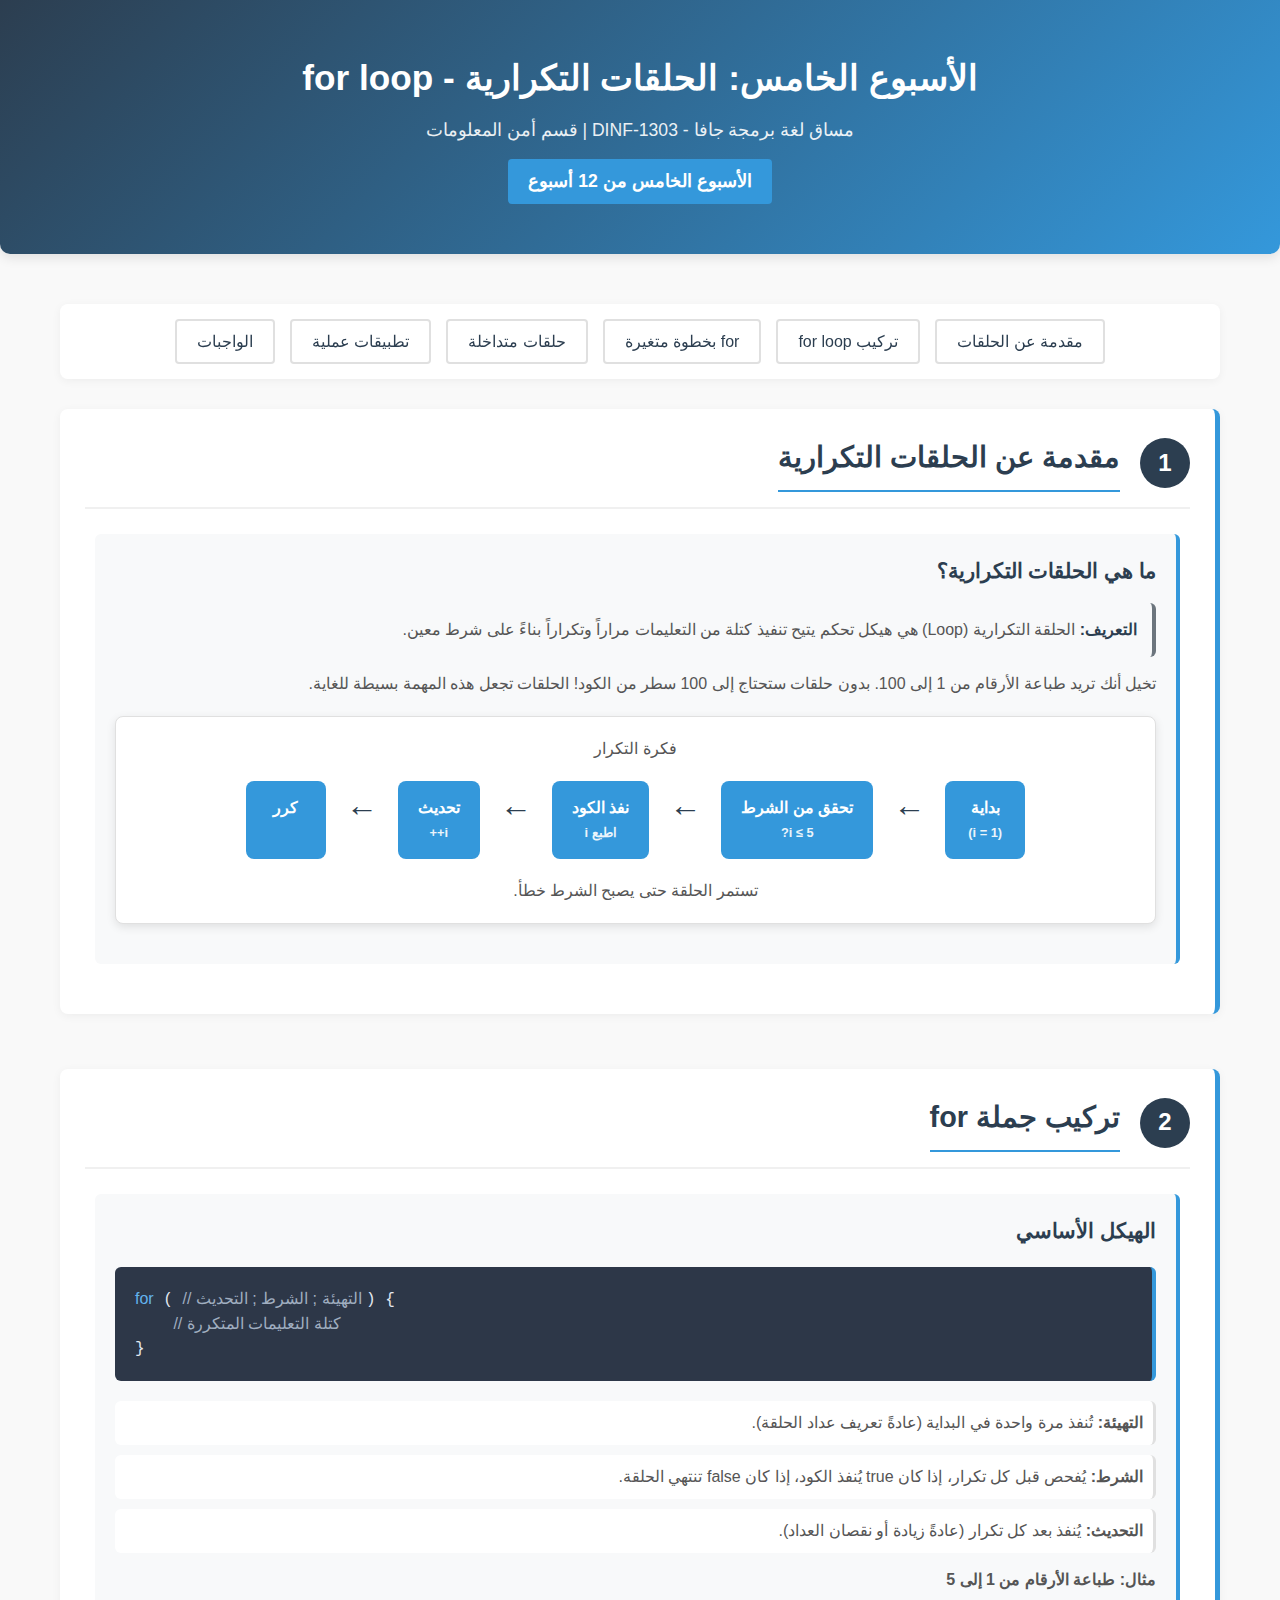
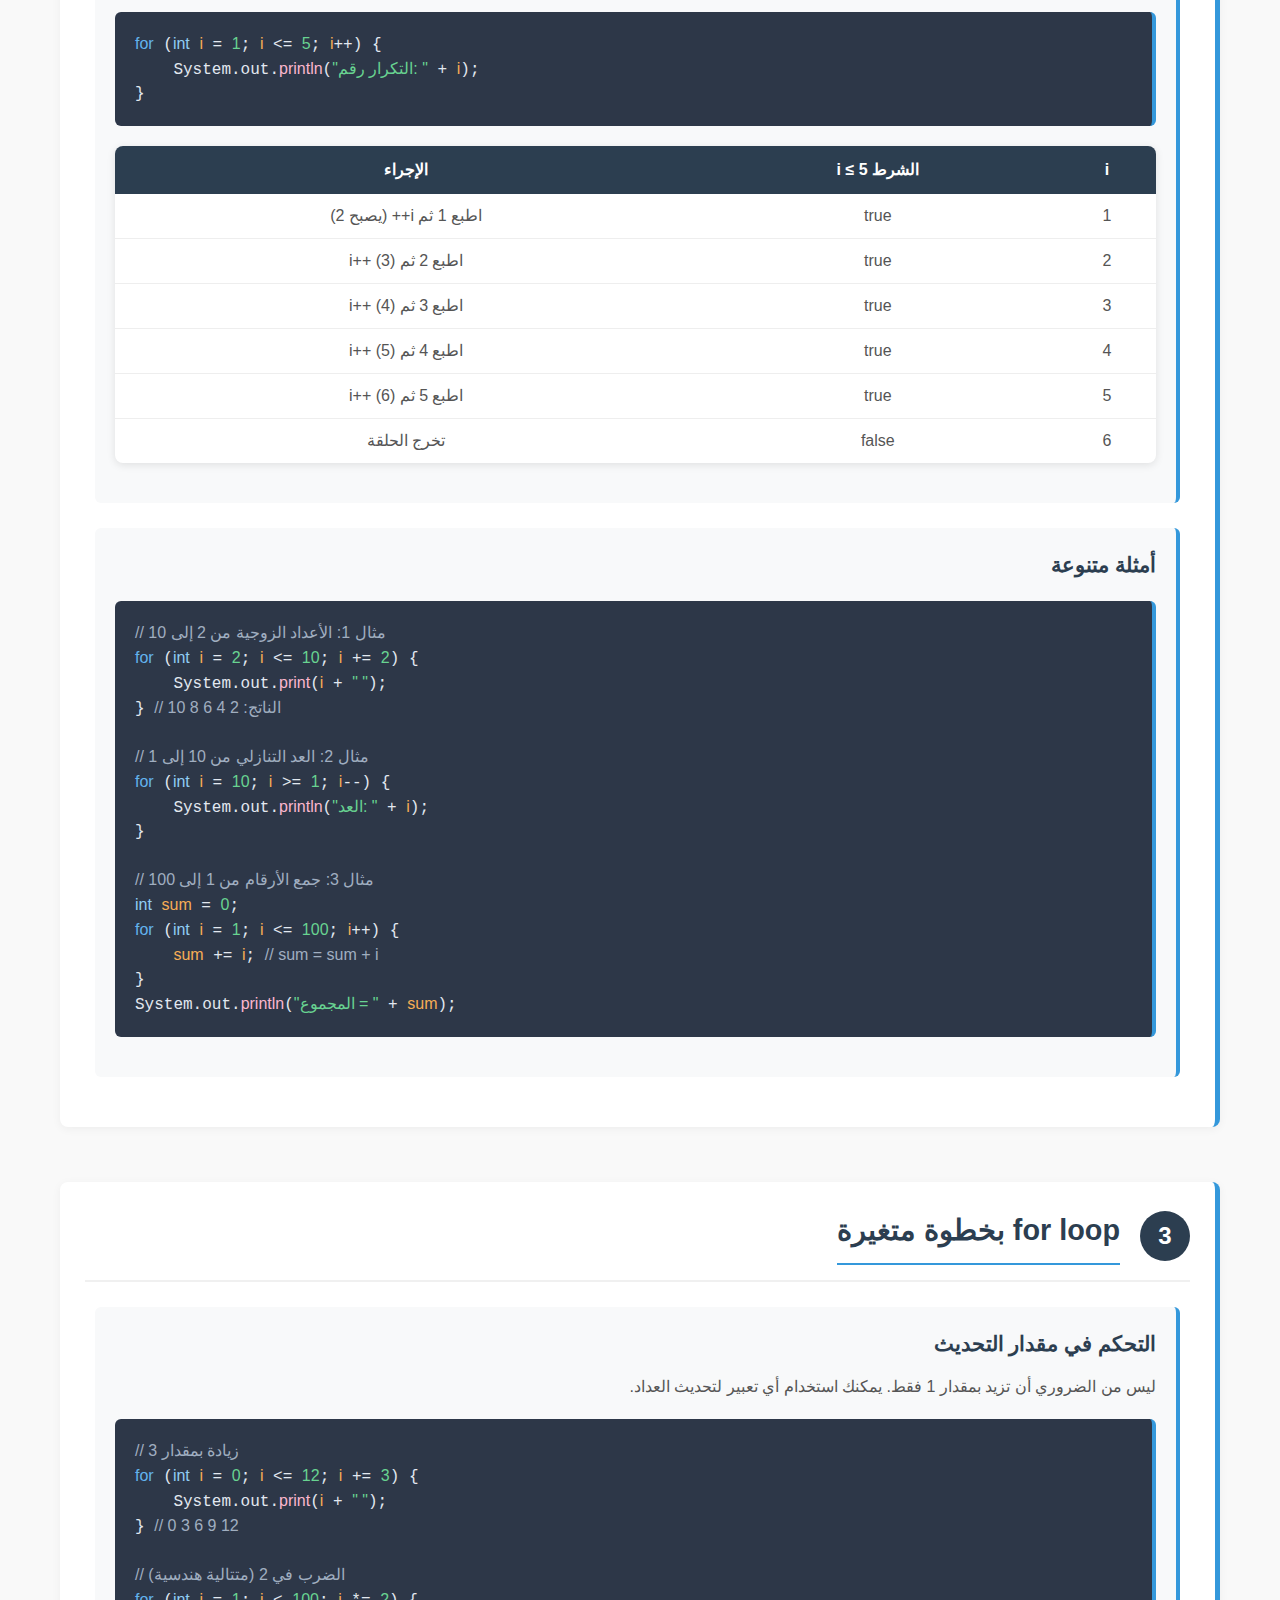
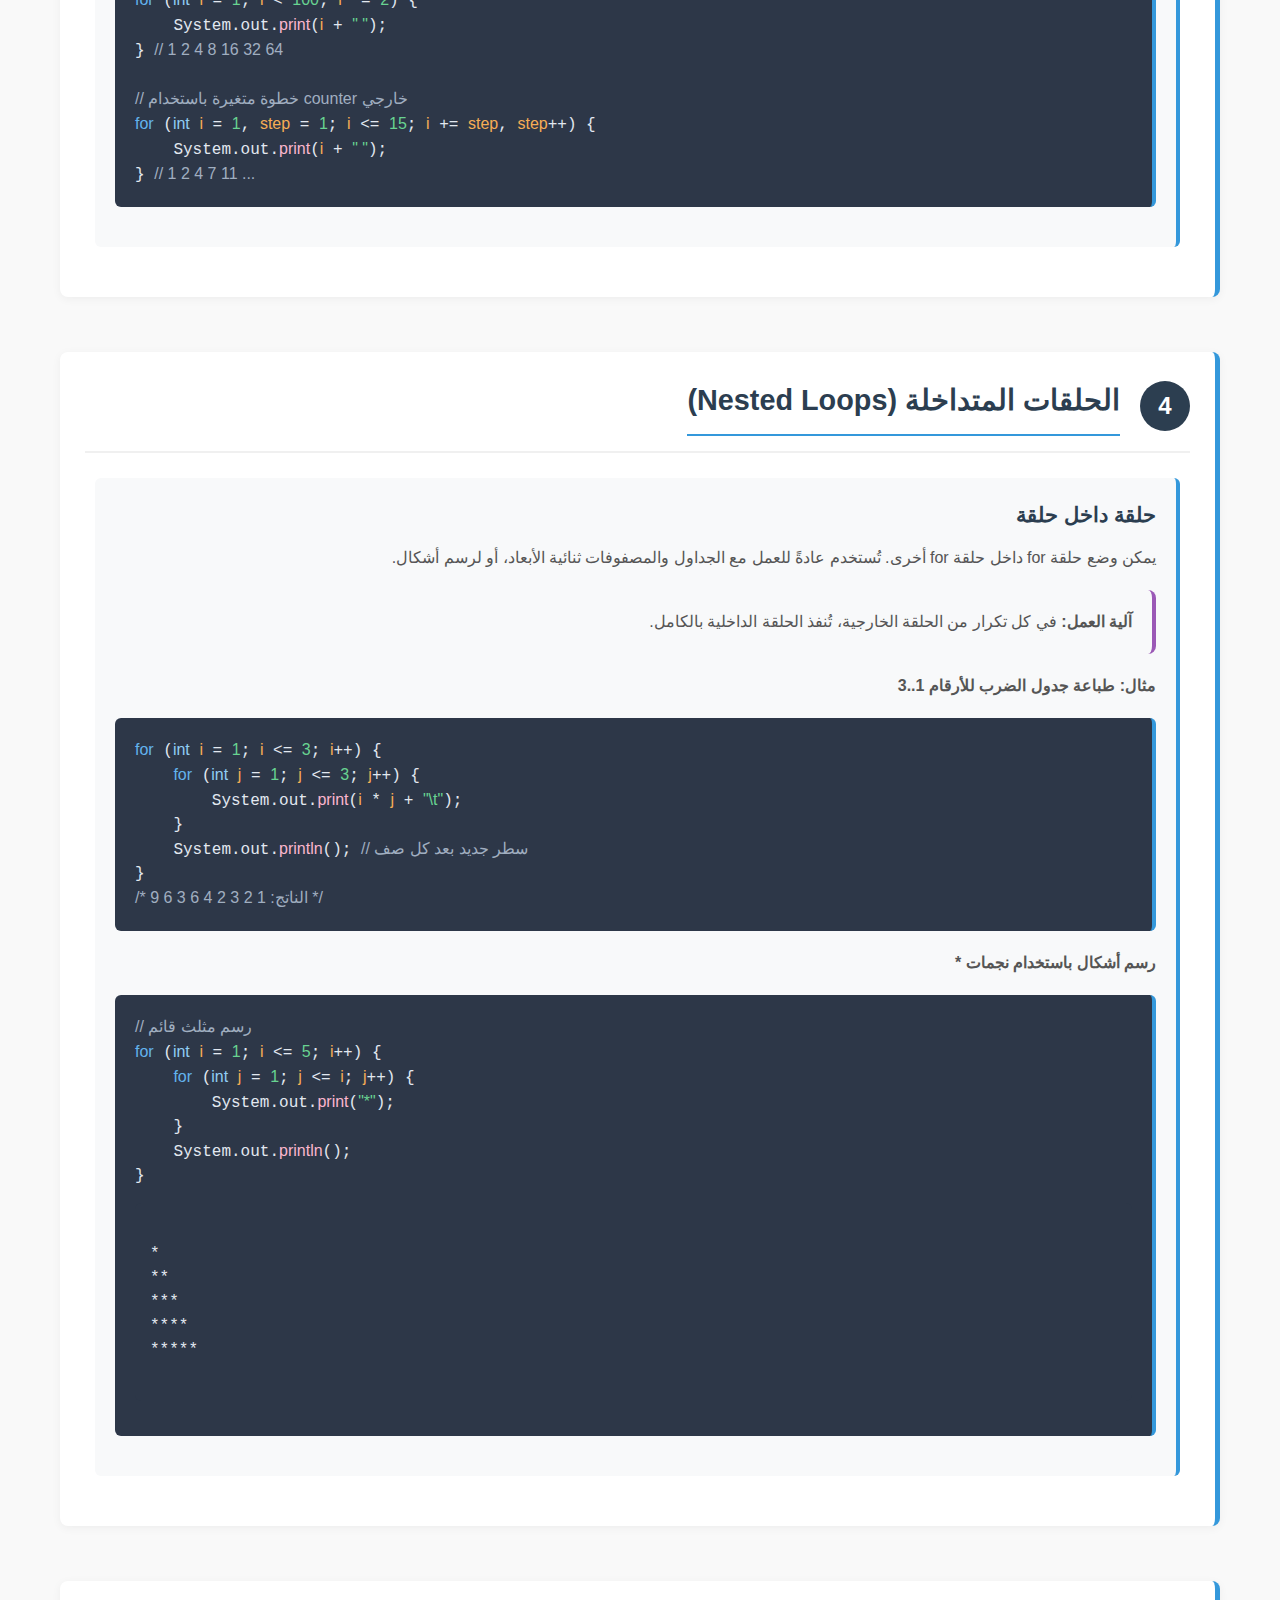
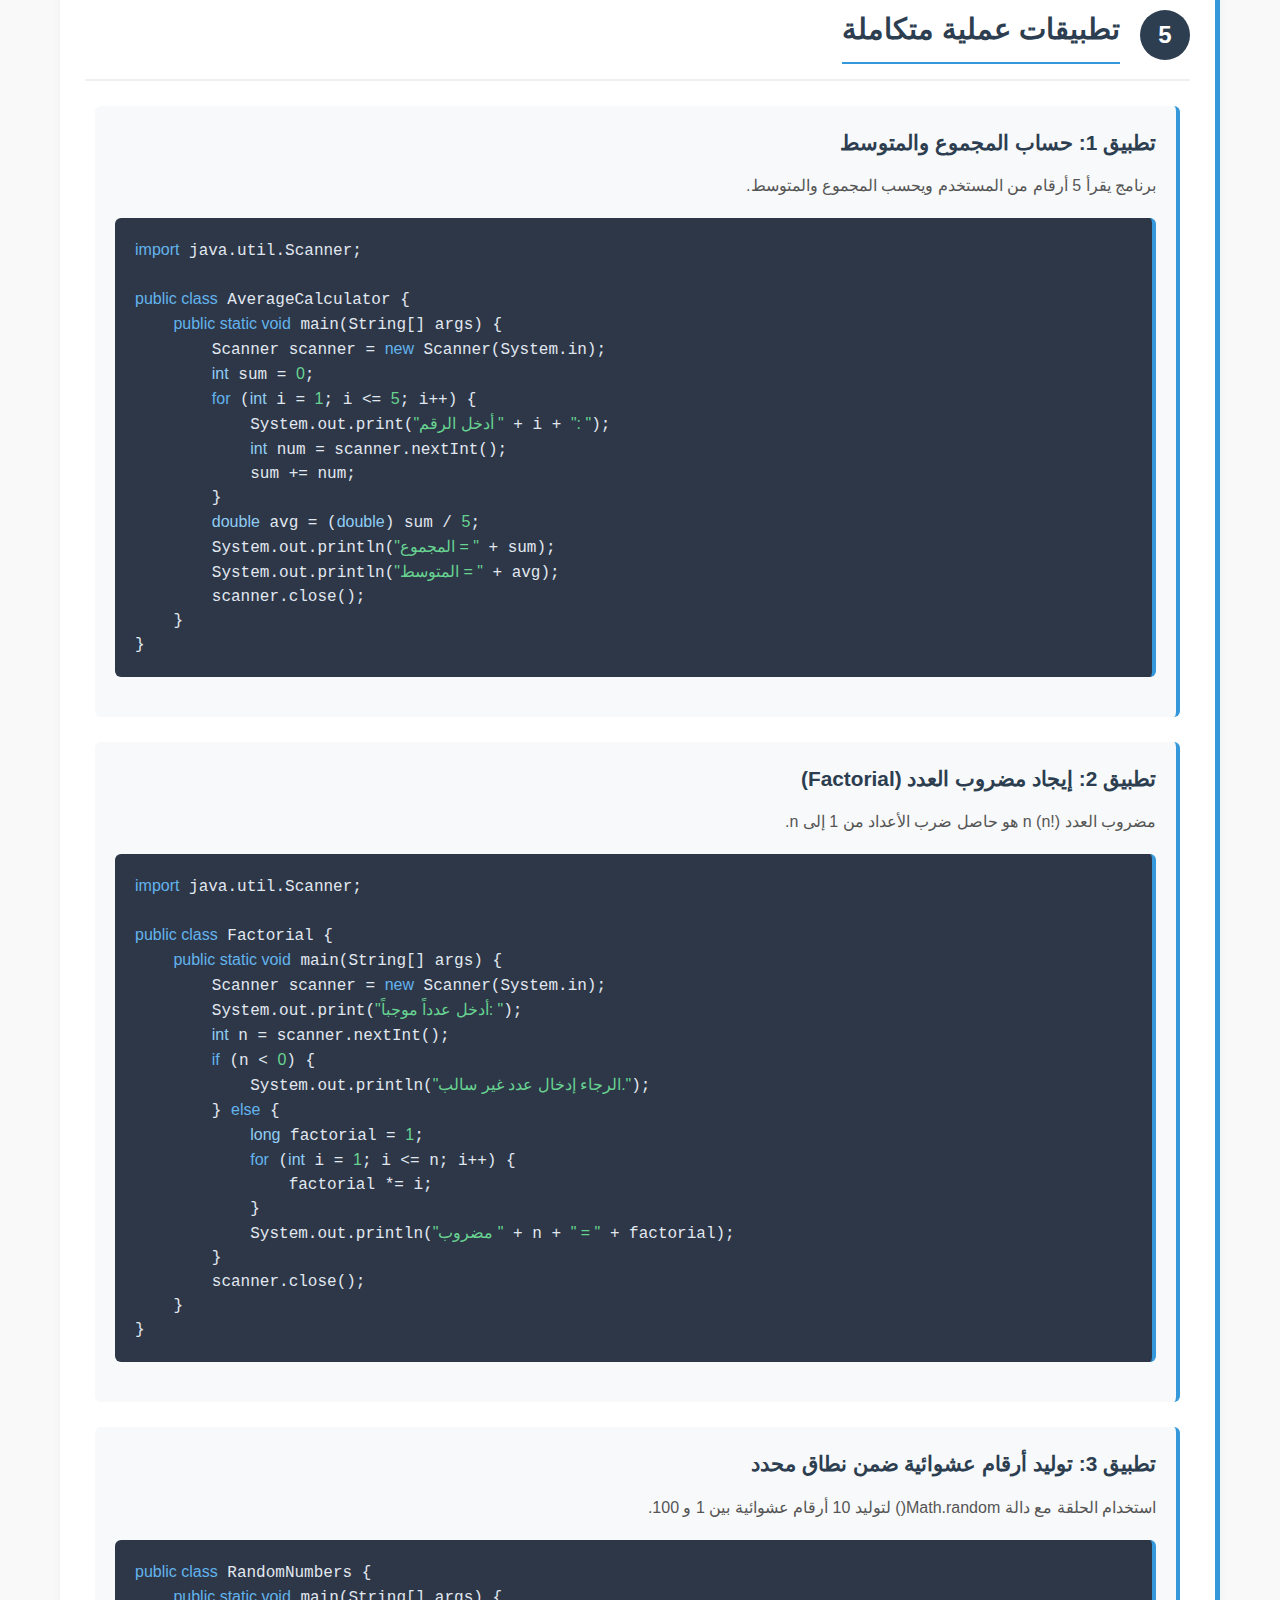
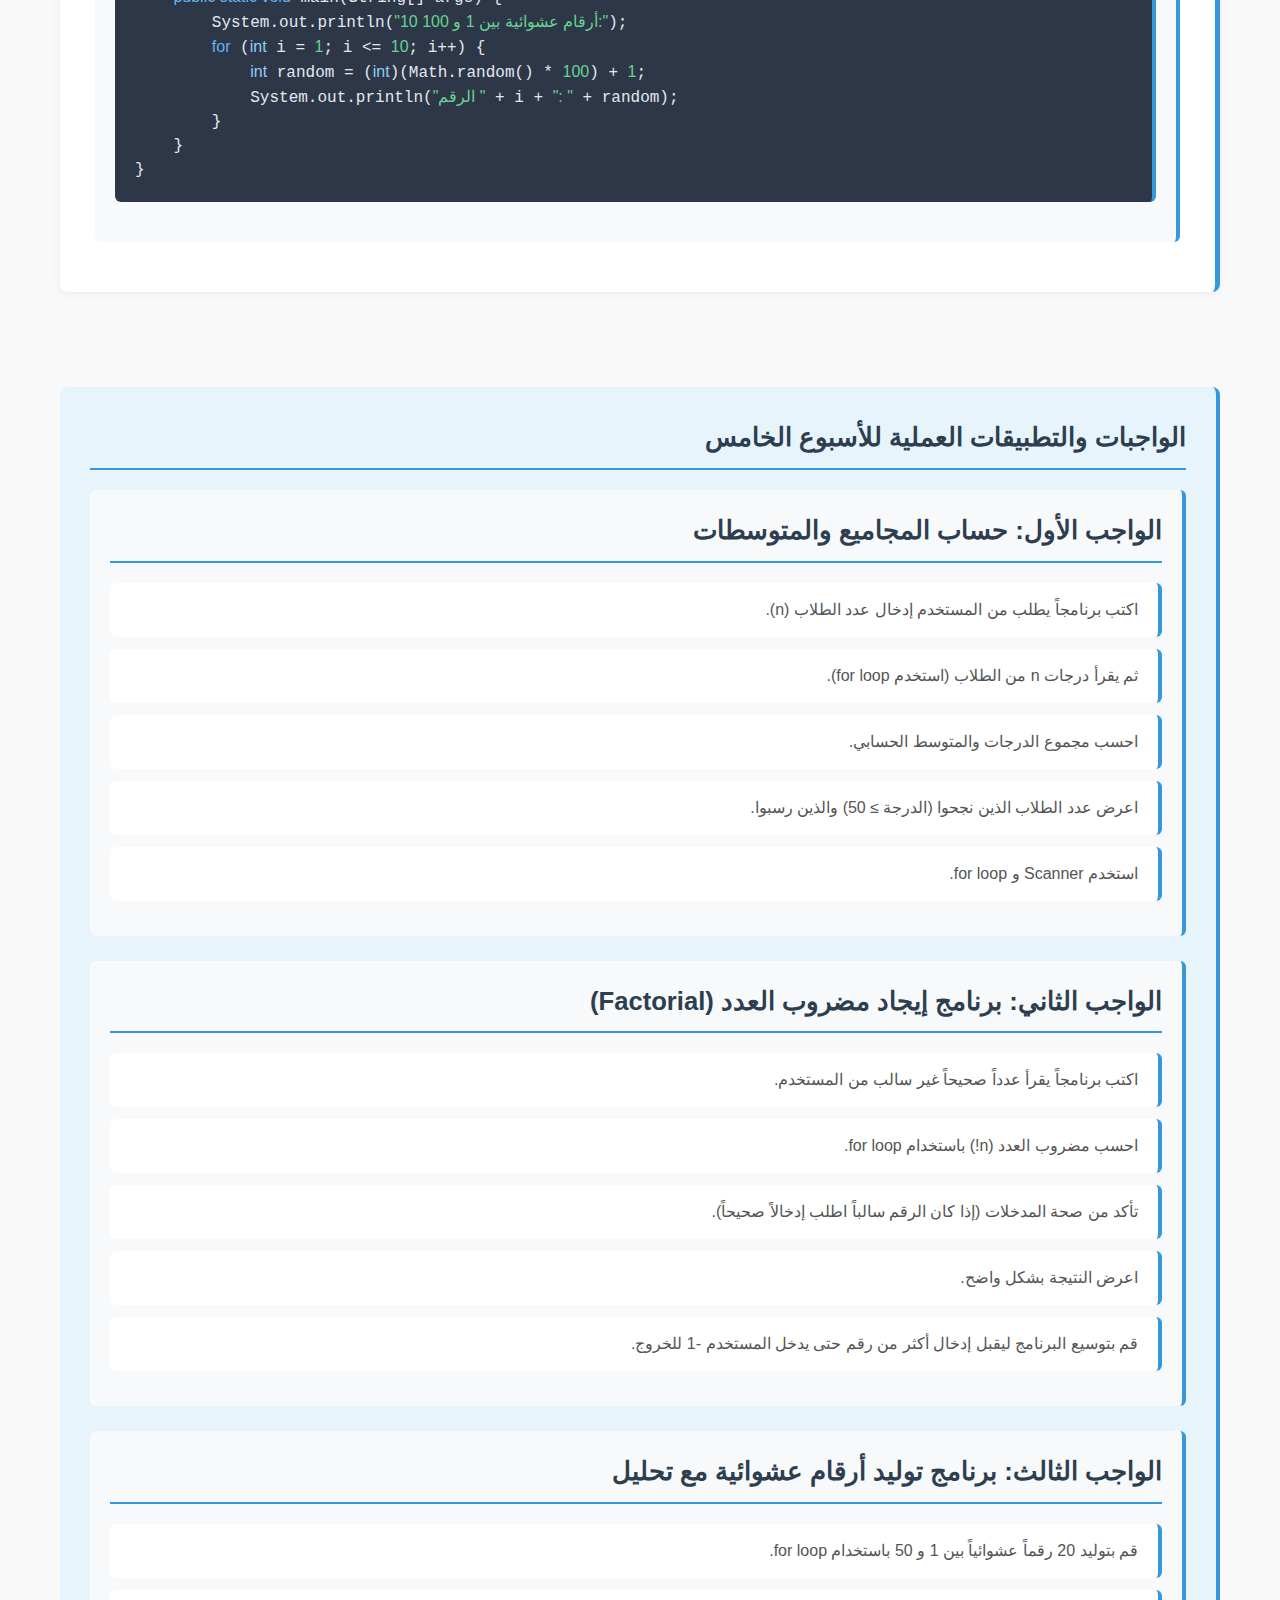
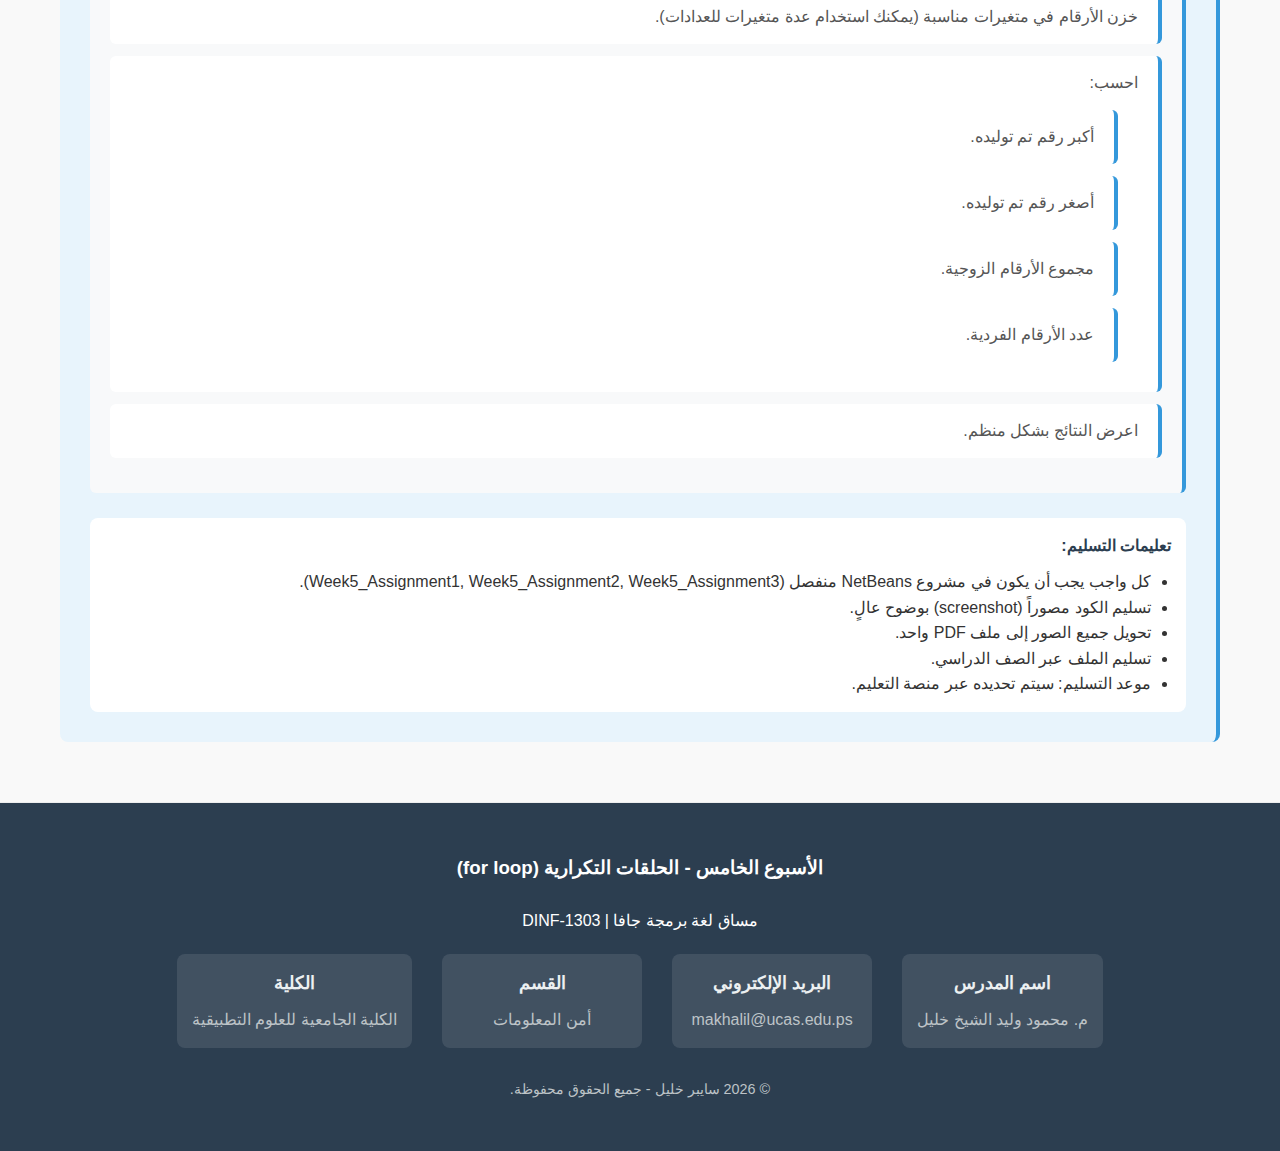
<file: Lecture5.html>
<!DOCTYPE html>
<html lang="ar" dir="rtl">
<head>
    <meta charset="UTF-8">
    <meta name="viewport" content="width=device-width, initial-scale=1.0">
    <title>الأسبوع الخامس - الحلقات التكرارية (for loop) | DINF-1303</title>
    <link rel="stylesheet" href="styles.css">
    <style>
        /* أنماط خاصة بتوضيح فكرة التكرار */
        .iteration-visual {
            background-color: white;
            border-radius: 8px;
            padding: 20px;
            margin: 20px 0;
            box-shadow: 0 3px 10px rgba(0,0,0,0.1);
            border: 1px solid #e0e0e0;
            text-align: center;
        }
        .iteration-steps {
            display: flex;
            flex-wrap: wrap;
            justify-content: center;
            gap: 15px;
            margin: 20px 0;
        }
        .step-box {
            background-color: var(--secondary-color);
            color: white;
            padding: 15px 20px;
            border-radius: 8px;
            font-weight: bold;
            position: relative;
            min-width: 80px;
        }
        .step-box .small {
            font-size: 0.8rem;
            opacity: 0.9;
        }
        .arrow-icon {
            font-size: 2rem;
            color: var(--primary-color);
            margin: 0 5px;
        }
        .nested-loop-visual {
            background-color: #f8f9fa;
            padding: 20px;
            border-radius: 8px;
            margin: 20px 0;
            border-right: 4px solid #9b59b6;
        }
        .loop-table {
            width: 100%;
            border-collapse: collapse;
            margin: 20px 0;
            background-color: white;
            box-shadow: 0 2px 8px rgba(0,0,0,0.1);
            border-radius: 8px;
            overflow: hidden;
        }
        .loop-table th {
            background-color: var(--primary-color);
            color: white;
            padding: 12px;
        }
        .loop-table td {
            padding: 10px;
            border-bottom: 1px solid #eee;
            text-align: center;
        }
        .loop-table tr:last-child td {
            border-bottom: none;
        }
        .code-inline {
            background-color: #eee;
            padding: 2px 6px;
            border-radius: 4px;
            font-family: monospace;
            direction: ltr;
            display: inline-block;
        }
        .shape-output {
            background-color: #2d3748;
            color: #e2e8f0;
            padding: 15px;
            border-radius: 6px;
            font-family: monospace;
            white-space: pre;
            direction: ltr;
            text-align: left;
            margin: 15px 0;
        }
    </style>
</head>
<body>
    <!-- الهيدر -->
    <header class="main-header">
        <div class="container">
            <div class="header-content">
                <h1>الأسبوع الخامس: الحلقات التكرارية - for loop</h1>
                <p>مساق لغة برمجة جافا - DINF-1303 | قسم أمن المعلومات</p>
                <div class="week-indicator">الأسبوع الخامس من 12 أسبوع</div>
            </div>
        </div>
    </header>

    <div class="container">
        <!-- التنقل السريع -->
        <nav class="quick-nav">
            <div class="nav-links">
                <a href="#section1">مقدمة عن الحلقات</a>
                <a href="#section2">تركيب for loop</a>
                <a href="#section3">for بخطوة متغيرة</a>
                <a href="#section4">حلقات متداخلة</a>
                <a href="#section5">تطبيقات عملية</a>
                <a href="#assignments">الواجبات</a>
            </div>
        </nav>

        <!-- المحتوى الرئيسي -->
        <main class="main-content">
            <!-- القسم 1: مقدمة -->
            <section id="section1" class="section">
                <div class="section-header">
                    <div class="section-number">1</div>
                    <h2 class="section-title">مقدمة عن الحلقات التكرارية</h2>
                </div>
                <div class="section-content">
                    <div class="topic">
                        <h3 class="topic-title">ما هي الحلقات التكرارية؟</h3>
                        <div class="topic-content">
                            <div class="definition">
                                <strong>التعريف:</strong> الحلقة التكرارية (Loop) هي هيكل تحكم يتيح تنفيذ كتلة من التعليمات مراراً وتكراراً بناءً على شرط معين.
                            </div>
                            <p>تخيل أنك تريد طباعة الأرقام من 1 إلى 100. بدون حلقات ستحتاج إلى 100 سطر من الكود! الحلقات تجعل هذه المهمة بسيطة للغاية.</p>
                            <div class="iteration-visual">
                                <div class="diagram-title">فكرة التكرار</div>
                                <div class="iteration-steps">
                                    <div class="step-box">بداية<br><span class="small">(i = 1)</span></div>
                                    <span class="arrow-icon">←</span>
                                    <div class="step-box">تحقق من الشرط<br><span class="small">i ≤ 5?</span></div>
                                    <span class="arrow-icon">←</span>
                                    <div class="step-box">نفذ الكود<br><span class="small">اطبع i</span></div>
                                    <span class="arrow-icon">←</span>
                                    <div class="step-box">تحديث<br><span class="small">i++</span></div>
                                    <span class="arrow-icon">←</span>
                                    <div class="step-box">كرر</div>
                                </div>
                                <p>تستمر الحلقة حتى يصبح الشرط خطأ.</p>
                            </div>
                        </div>
                    </div>
                </div>
            </section>

            <!-- القسم 2: تركيب for -->
            <section id="section2" class="section">
                <div class="section-header">
                    <div class="section-number">2</div>
                    <h2 class="section-title">تركيب جملة for</h2>
                </div>
                <div class="section-content">
                    <div class="topic">
                        <h3 class="topic-title">الهيكل الأساسي</h3>
                        <div class="topic-content">
                            <div class="code-example">
                                <span class="keyword">for</span> ( <span class="comment">// التهيئة ; الشرط ; التحديث </span>) {<br>
                                &nbsp;&nbsp;&nbsp;&nbsp;<span class="comment">// كتلة التعليمات المتكررة</span><br>
                                }
                            </div>
                            <ul>
                                <li><strong>التهيئة:</strong> تُنفذ مرة واحدة في البداية (عادةً تعريف عداد الحلقة).</li>
                                <li><strong>الشرط:</strong> يُفحص قبل كل تكرار، إذا كان <code>true</code> يُنفذ الكود، إذا كان <code>false</code> تنتهي الحلقة.</li>
                                <li><strong>التحديث:</strong> يُنفذ بعد كل تكرار (عادةً زيادة أو نقصان العداد).</li>
                            </ul>

                            <h4>مثال: طباعة الأرقام من 1 إلى 5</h4>
                            <div class="code-example">
                                <span class="keyword">for</span> (<span class="type">int</span> <span class="variable">i</span> = <span class="string">1</span>; <span class="variable">i</span> <= <span class="string">5</span>; <span class="variable">i</span>++) {<br>
                                &nbsp;&nbsp;&nbsp;&nbsp;System.out.<span class="function">println</span>(<span class="string">"التكرار رقم: "</span> + <span class="variable">i</span>);<br>
                                }
                            </div>

                            <table class="loop-table">
                                <tr><th>i</th><th>الشرط i ≤ 5</th><th>الإجراء</th></tr>
                                <tr><td>1</td><td>true</td><td>اطبع 1 ثم i++ (يصبح 2)</td></tr>
                                <tr><td>2</td><td>true</td><td>اطبع 2 ثم i++ (3)</td></tr>
                                <tr><td>3</td><td>true</td><td>اطبع 3 ثم i++ (4)</td></tr>
                                <tr><td>4</td><td>true</td><td>اطبع 4 ثم i++ (5)</td></tr>
                                <tr><td>5</td><td>true</td><td>اطبع 5 ثم i++ (6)</td></tr>
                                <tr><td>6</td><td>false</td><td>تخرج الحلقة</td></tr>
                            </table>
                        </div>
                    </div>

                    <div class="topic">
                        <h3 class="topic-title">أمثلة متنوعة</h3>
                        <div class="topic-content">
                            <div class="code-example">
                                <span class="comment">// مثال 1: الأعداد الزوجية من 2 إلى 10</span><br>
                                <span class="keyword">for</span> (<span class="type">int</span> <span class="variable">i</span> = <span class="string">2</span>; <span class="variable">i</span> <= <span class="string">10</span>; <span class="variable">i</span> += <span class="string">2</span>) {<br>
                                &nbsp;&nbsp;&nbsp;&nbsp;System.out.<span class="function">print</span>(<span class="variable">i</span> + <span class="string">" "</span>);<br>
                                } <span class="comment">// الناتج: 2 4 6 8 10</span><br><br>

                                <span class="comment">// مثال 2: العد التنازلي من 10 إلى 1</span><br>
                                <span class="keyword">for</span> (<span class="type">int</span> <span class="variable">i</span> = <span class="string">10</span>; <span class="variable">i</span> >= <span class="string">1</span>; <span class="variable">i</span>--) {<br>
                                &nbsp;&nbsp;&nbsp;&nbsp;System.out.<span class="function">println</span>(<span class="string">"العد: "</span> + <span class="variable">i</span>);<br>
                                }<br><br>

                                <span class="comment">// مثال 3: جمع الأرقام من 1 إلى 100</span><br>
                                <span class="type">int</span> <span class="variable">sum</span> = <span class="string">0</span>;<br>
                                <span class="keyword">for</span> (<span class="type">int</span> <span class="variable">i</span> = <span class="string">1</span>; <span class="variable">i</span> <= <span class="string">100</span>; <span class="variable">i</span>++) {<br>
                                &nbsp;&nbsp;&nbsp;&nbsp;<span class="variable">sum</span> += <span class="variable">i</span>; <span class="comment">// sum = sum + i</span><br>
                                }<br>
                                System.out.<span class="function">println</span>(<span class="string">"المجموع = "</span> + <span class="variable">sum</span>);
                            </div>
                        </div>
                    </div>
                </div>
            </section>

            <!-- القسم 3: for بخطوة متغيرة -->
            <section id="section3" class="section">
                <div class="section-header">
                    <div class="section-number">3</div>
                    <h2 class="section-title">for loop بخطوة متغيرة</h2>
                </div>
                <div class="section-content">
                    <div class="topic">
                        <h3 class="topic-title">التحكم في مقدار التحديث</h3>
                        <div class="topic-content">
                            <p>ليس من الضروري أن تزيد بمقدار 1 فقط. يمكنك استخدام أي تعبير لتحديث العداد.</p>
                            <div class="code-example">
                                <span class="comment">// زيادة بمقدار 3</span><br>
                                <span class="keyword">for</span> (<span class="type">int</span> <span class="variable">i</span> = <span class="string">0</span>; <span class="variable">i</span> <= <span class="string">12</span>; <span class="variable">i</span> += <span class="string">3</span>) {<br>
                                &nbsp;&nbsp;&nbsp;&nbsp;System.out.<span class="function">print</span>(<span class="variable">i</span> + <span class="string">" "</span>);<br>
                                } <span class="comment">// 0 3 6 9 12</span><br><br>

                                <span class="comment">// الضرب في 2 (متتالية هندسية)</span><br>
                                <span class="keyword">for</span> (<span class="type">int</span> <span class="variable">i</span> = <span class="string">1</span>; <span class="variable">i</span> < <span class="string">100</span>; <span class="variable">i</span> *= <span class="string">2</span>) {<br>
                                &nbsp;&nbsp;&nbsp;&nbsp;System.out.<span class="function">print</span>(<span class="variable">i</span> + <span class="string">" "</span>);<br>
                                } <span class="comment">// 1 2 4 8 16 32 64</span><br><br>

                                <span class="comment">// خطوة متغيرة باستخدام counter خارجي</span><br>
                                <span class="keyword">for</span> (<span class="type">int</span> <span class="variable">i</span> = <span class="string">1</span>, <span class="variable">step</span> = <span class="string">1</span>; <span class="variable">i</span> <= <span class="string">15</span>; <span class="variable">i</span> += <span class="variable">step</span>, <span class="variable">step</span>++) {<br>
                                &nbsp;&nbsp;&nbsp;&nbsp;System.out.<span class="function">print</span>(<span class="variable">i</span> + <span class="string">" "</span>);<br>
                                } <span class="comment">// 1 2 4 7 11 ...</span>
                            </div>
                        </div>
                    </div>
                </div>
            </section>

            <!-- القسم 4: الحلقات المتداخلة -->
            <section id="section4" class="section">
                <div class="section-header">
                    <div class="section-number">4</div>
                    <h2 class="section-title">الحلقات المتداخلة (Nested Loops)</h2>
                </div>
                <div class="section-content">
                    <div class="topic">
                        <h3 class="topic-title">حلقة داخل حلقة</h3>
                        <div class="topic-content">
                            <p>يمكن وضع حلقة for داخل حلقة for أخرى. تُستخدم عادةً للعمل مع الجداول والمصفوفات ثنائية الأبعاد، أو لرسم أشكال.</p>

                            <div class="nested-loop-visual">
                                <strong>آلية العمل:</strong> في كل تكرار من الحلقة الخارجية، تُنفذ الحلقة الداخلية بالكامل.
                            </div>

                            <h4>مثال: طباعة جدول الضرب للأرقام 1..3</h4>
                            <div class="code-example">
                                <span class="keyword">for</span> (<span class="type">int</span> <span class="variable">i</span> = <span class="string">1</span>; <span class="variable">i</span> <= <span class="string">3</span>; <span class="variable">i</span>++) {<br>
                                &nbsp;&nbsp;&nbsp;&nbsp;<span class="keyword">for</span> (<span class="type">int</span> <span class="variable">j</span> = <span class="string">1</span>; <span class="variable">j</span> <= <span class="string">3</span>; <span class="variable">j</span>++) {<br>
                                &nbsp;&nbsp;&nbsp;&nbsp;&nbsp;&nbsp;&nbsp;&nbsp;System.out.<span class="function">print</span>(<span class="variable">i</span> * <span class="variable">j</span> + <span class="string">"\t"</span>);<br>
                                &nbsp;&nbsp;&nbsp;&nbsp;}<br>
                                &nbsp;&nbsp;&nbsp;&nbsp;System.out.<span class="function">println</span>(); <span class="comment">// سطر جديد بعد كل صف</span><br>
                                }<br>
                                <span class="comment">/* الناتج:
                                1   2   3
                                2   4   6
                                3   6   9
                                */</span>
                            </div>

                            <h4>رسم أشكال باستخدام نجمات *</h4>
                            <div class="code-example">
                                <span class="comment">// رسم مثلث قائم</span><br>
                                <span class="keyword">for</span> (<span class="type">int</span> <span class="variable">i</span> = <span class="string">1</span>; <span class="variable">i</span> <= <span class="string">5</span>; <span class="variable">i</span>++) {<br>
                                &nbsp;&nbsp;&nbsp;&nbsp;<span class="keyword">for</span> (<span class="type">int</span> <span class="variable">j</span> = <span class="string">1</span>; <span class="variable">j</span> <= <span class="variable">i</span>; <span class="variable">j</span>++) {<br>
                                &nbsp;&nbsp;&nbsp;&nbsp;&nbsp;&nbsp;&nbsp;&nbsp;System.out.<span class="function">print</span>(<span class="string">"*"</span>);<br>
                                &nbsp;&nbsp;&nbsp;&nbsp;}<br>
                                &nbsp;&nbsp;&nbsp;&nbsp;System.out.<span class="function">println</span>();<br>
                                }<br>
                                <div class="shape-output">
*
**
***
****
*****
                                </div>
                            </div>
                        </div>
                    </div>
                </div>
            </section>

            <!-- القسم 5: تطبيقات عملية -->
            <section id="section5" class="section">
                <div class="section-header">
                    <div class="section-number">5</div>
                    <h2 class="section-title">تطبيقات عملية متكاملة</h2>
                </div>
                <div class="section-content">
                    <div class="topic">
                        <h3 class="topic-title">تطبيق 1: حساب المجموع والمتوسط</h3>
                        <div class="topic-content">
                            <p>برنامج يقرأ 5 أرقام من المستخدم ويحسب المجموع والمتوسط.</p>
                            <div class="code-example">
                                <span class="keyword">import</span> java.util.Scanner;<br><br>
                                <span class="keyword">public class</span> AverageCalculator {<br>
                                &nbsp;&nbsp;&nbsp;&nbsp;<span class="keyword">public static void</span> main(String[] args) {<br>
                                &nbsp;&nbsp;&nbsp;&nbsp;&nbsp;&nbsp;&nbsp;&nbsp;Scanner scanner = <span class="keyword">new</span> Scanner(System.in);<br>
                                &nbsp;&nbsp;&nbsp;&nbsp;&nbsp;&nbsp;&nbsp;&nbsp;<span class="type">int</span> sum = <span class="string">0</span>;<br>
                                &nbsp;&nbsp;&nbsp;&nbsp;&nbsp;&nbsp;&nbsp;&nbsp;<span class="keyword">for</span> (<span class="type">int</span> i = <span class="string">1</span>; i <= <span class="string">5</span>; i++) {<br>
                                &nbsp;&nbsp;&nbsp;&nbsp;&nbsp;&nbsp;&nbsp;&nbsp;&nbsp;&nbsp;&nbsp;&nbsp;System.out.print(<span class="string">"أدخل الرقم "</span> + i + <span class="string">": "</span>);<br>
                                &nbsp;&nbsp;&nbsp;&nbsp;&nbsp;&nbsp;&nbsp;&nbsp;&nbsp;&nbsp;&nbsp;&nbsp;<span class="type">int</span> num = scanner.nextInt();<br>
                                &nbsp;&nbsp;&nbsp;&nbsp;&nbsp;&nbsp;&nbsp;&nbsp;&nbsp;&nbsp;&nbsp;&nbsp;sum += num;<br>
                                &nbsp;&nbsp;&nbsp;&nbsp;&nbsp;&nbsp;&nbsp;&nbsp;}<br>
                                &nbsp;&nbsp;&nbsp;&nbsp;&nbsp;&nbsp;&nbsp;&nbsp;<span class="type">double</span> avg = (<span class="type">double</span>) sum / <span class="string">5</span>;<br>
                                &nbsp;&nbsp;&nbsp;&nbsp;&nbsp;&nbsp;&nbsp;&nbsp;System.out.println(<span class="string">"المجموع = "</span> + sum);<br>
                                &nbsp;&nbsp;&nbsp;&nbsp;&nbsp;&nbsp;&nbsp;&nbsp;System.out.println(<span class="string">"المتوسط = "</span> + avg);<br>
                                &nbsp;&nbsp;&nbsp;&nbsp;&nbsp;&nbsp;&nbsp;&nbsp;scanner.close();<br>
                                &nbsp;&nbsp;&nbsp;&nbsp;}<br>
                                }
                            </div>
                        </div>
                    </div>

                    <div class="topic">
                        <h3 class="topic-title">تطبيق 2: إيجاد مضروب العدد (Factorial)</h3>
                        <div class="topic-content">
                            <p>مضروب العدد n (n!) هو حاصل ضرب الأعداد من 1 إلى n.</p>
                            <div class="code-example">
                                <span class="keyword">import</span> java.util.Scanner;<br><br>
                                <span class="keyword">public class</span> Factorial {<br>
                                &nbsp;&nbsp;&nbsp;&nbsp;<span class="keyword">public static void</span> main(String[] args) {<br>
                                &nbsp;&nbsp;&nbsp;&nbsp;&nbsp;&nbsp;&nbsp;&nbsp;Scanner scanner = <span class="keyword">new</span> Scanner(System.in);<br>
                                &nbsp;&nbsp;&nbsp;&nbsp;&nbsp;&nbsp;&nbsp;&nbsp;System.out.print(<span class="string">"أدخل عدداً موجباً: "</span>);<br>
                                &nbsp;&nbsp;&nbsp;&nbsp;&nbsp;&nbsp;&nbsp;&nbsp;<span class="type">int</span> n = scanner.nextInt();<br>
                                &nbsp;&nbsp;&nbsp;&nbsp;&nbsp;&nbsp;&nbsp;&nbsp;<span class="keyword">if</span> (n < <span class="string">0</span>) {<br>
                                &nbsp;&nbsp;&nbsp;&nbsp;&nbsp;&nbsp;&nbsp;&nbsp;&nbsp;&nbsp;&nbsp;&nbsp;System.out.println(<span class="string">"الرجاء إدخال عدد غير سالب."</span>);<br>
                                &nbsp;&nbsp;&nbsp;&nbsp;&nbsp;&nbsp;&nbsp;&nbsp;} <span class="keyword">else</span> {<br>
                                &nbsp;&nbsp;&nbsp;&nbsp;&nbsp;&nbsp;&nbsp;&nbsp;&nbsp;&nbsp;&nbsp;&nbsp;<span class="type">long</span> factorial = <span class="string">1</span>;<br>
                                &nbsp;&nbsp;&nbsp;&nbsp;&nbsp;&nbsp;&nbsp;&nbsp;&nbsp;&nbsp;&nbsp;&nbsp;<span class="keyword">for</span> (<span class="type">int</span> i = <span class="string">1</span>; i <= n; i++) {<br>
                                &nbsp;&nbsp;&nbsp;&nbsp;&nbsp;&nbsp;&nbsp;&nbsp;&nbsp;&nbsp;&nbsp;&nbsp;&nbsp;&nbsp;&nbsp;&nbsp;factorial *= i;<br>
                                &nbsp;&nbsp;&nbsp;&nbsp;&nbsp;&nbsp;&nbsp;&nbsp;&nbsp;&nbsp;&nbsp;&nbsp;}<br>
                                &nbsp;&nbsp;&nbsp;&nbsp;&nbsp;&nbsp;&nbsp;&nbsp;&nbsp;&nbsp;&nbsp;&nbsp;System.out.println(<span class="string">"مضروب "</span> + n + <span class="string">" = "</span> + factorial);<br>
                                &nbsp;&nbsp;&nbsp;&nbsp;&nbsp;&nbsp;&nbsp;&nbsp;}<br>
                                &nbsp;&nbsp;&nbsp;&nbsp;&nbsp;&nbsp;&nbsp;&nbsp;scanner.close();<br>
                                &nbsp;&nbsp;&nbsp;&nbsp;}<br>
                                }
                            </div>
                        </div>
                    </div>

                    <div class="topic">
                        <h3 class="topic-title">تطبيق 3: توليد أرقام عشوائية ضمن نطاق محدد</h3>
                        <div class="topic-content">
                            <p>استخدام الحلقة مع دالة <code>Math.random()</code> لتوليد 10 أرقام عشوائية بين 1 و 100.</p>
                            <div class="code-example">
                                <span class="keyword">public class</span> RandomNumbers {<br>
                                &nbsp;&nbsp;&nbsp;&nbsp;<span class="keyword">public static void</span> main(String[] args) {<br>
                                &nbsp;&nbsp;&nbsp;&nbsp;&nbsp;&nbsp;&nbsp;&nbsp;System.out.println(<span class="string">"10 أرقام عشوائية بين 1 و 100:"</span>);<br>
                                &nbsp;&nbsp;&nbsp;&nbsp;&nbsp;&nbsp;&nbsp;&nbsp;<span class="keyword">for</span> (<span class="type">int</span> i = <span class="string">1</span>; i <= <span class="string">10</span>; i++) {<br>
                                &nbsp;&nbsp;&nbsp;&nbsp;&nbsp;&nbsp;&nbsp;&nbsp;&nbsp;&nbsp;&nbsp;&nbsp;<span class="type">int</span> random = (<span class="type">int</span>)(Math.random() * <span class="string">100</span>) + <span class="string">1</span>;<br>
                                &nbsp;&nbsp;&nbsp;&nbsp;&nbsp;&nbsp;&nbsp;&nbsp;&nbsp;&nbsp;&nbsp;&nbsp;System.out.println(<span class="string">"الرقم "</span> + i + <span class="string">": "</span> + random);<br>
                                &nbsp;&nbsp;&nbsp;&nbsp;&nbsp;&nbsp;&nbsp;&nbsp;}<br>
                                &nbsp;&nbsp;&nbsp;&nbsp;}<br>
                                }
                            </div>
                        </div>
                    </div>
                </div>
            </section>

            <!-- الواجبات -->
            <section id="assignments" class="assignments">
                <h3>الواجبات والتطبيقات العملية للأسبوع الخامس</h3>

                <div class="topic">
                    <h3 class="topic-title">الواجب الأول: حساب المجاميع والمتوسطات</h3>
                    <div class="topic-content">
                        <ul class="task-list">
                            <li>اكتب برنامجاً يطلب من المستخدم إدخال عدد الطلاب (n).</li>
                            <li>ثم يقرأ درجات n من الطلاب (استخدم for loop).</li>
                            <li>احسب مجموع الدرجات والمتوسط الحسابي.</li>
                            <li>اعرض عدد الطلاب الذين نجحوا (الدرجة ≥ 50) والذين رسبوا.</li>
                            <li>استخدم Scanner و for loop.</li>
                        </ul>
                    </div>
                </div>

                <div class="topic">
                    <h3 class="topic-title">الواجب الثاني: برنامج إيجاد مضروب العدد (Factorial)</h3>
                    <div class="topic-content">
                        <ul class="task-list">
                            <li>اكتب برنامجاً يقرأ عدداً صحيحاً غير سالب من المستخدم.</li>
                            <li>احسب مضروب العدد (n!) باستخدام for loop.</li>
                            <li>تأكد من صحة المدخلات (إذا كان الرقم سالباً اطلب إدخالاً صحيحاً).</li>
                            <li>اعرض النتيجة بشكل واضح.</li>
                            <li>قم بتوسيع البرنامج ليقبل إدخال أكثر من رقم حتى يدخل المستخدم -1 للخروج.</li>
                        </ul>
                    </div>
                </div>

                <div class="topic">
                    <h3 class="topic-title">الواجب الثالث: برنامج توليد أرقام عشوائية مع تحليل</h3>
                    <div class="topic-content">
                        <ul class="task-list">
                            <li>قم بتوليد 20 رقماً عشوائياً بين 1 و 50 باستخدام for loop.</li>
                            <li>خزن الأرقام في متغيرات مناسبة (يمكنك استخدام عدة متغيرات للعدادات).</li>
                            <li>احسب:
                                <ul style="padding-right: 20px;">
                                    <li>أكبر رقم تم توليده.</li>
                                    <li>أصغر رقم تم توليده.</li>
                                    <li>مجموع الأرقام الزوجية.</li>
                                    <li>عدد الأرقام الفردية.</li>
                                </ul>
                            </li>
                            <li>اعرض النتائج بشكل منظم.</li>
                        </ul>
                    </div>
                </div>

                <div style="margin-top: 25px; padding: 15px; background-color: white; border-radius: 8px;">
                    <h4 style="color: var(--primary-color); margin-bottom: 10px;">تعليمات التسليم:</h4>
                    <ul style="padding-right: 20px;">
                        <li>كل واجب يجب أن يكون في مشروع NetBeans منفصل (Week5_Assignment1, Week5_Assignment2, Week5_Assignment3).</li>
                        <li>تسليم الكود مصوراً (screenshot) بوضوح عالٍ.</li>
                        <li>تحويل جميع الصور إلى ملف PDF واحد.</li>
                        <li>تسليم الملف عبر الصف الدراسي.</li>
                        <li>موعد التسليم: سيتم تحديده عبر منصة التعليم.</li>
                    </ul>
                </div>
            </section>
        </main>
    </div>

    <!-- الفوتر -->
    <footer class="footer">
        <div class="container">
            <h3>الأسبوع الخامس - الحلقات التكرارية (for loop)</h3>
            <br>
            <p>مساق لغة برمجة جافا | DINF-1303</p>

            <div class="footer-info">
                <div class="footer-item">
                    <h4>اسم المدرس</h4>
                    <p>م. محمود وليد الشيخ خليل</p>
                </div>
                <div class="footer-item">
                    <h4>البريد الإلكتروني</h4>
                    <p>makhalil@ucas.edu.ps</p>
                </div>
                <div class="footer-item">
                    <h4>القسم</h4>
                    <p>أمن المعلومات</p>
                </div>
                <div class="footer-item">
                    <h4>الكلية</h4>
                    <p>الكلية الجامعية للعلوم التطبيقية</p>
                </div>
            </div>

            <p style="margin-top: 30px; color: #bdc3c7; font-size: 0.9rem;">
                © 2026 سايبر خليل - جميع الحقوق محفوظة.
            </p>
        </div>
    </footer>

    <script>
        // سكريبت للتنقل السلس
        document.querySelectorAll('.nav-links a').forEach(anchor => {
            anchor.addEventListener('click', function(e) {
                e.preventDefault();
                const targetId = this.getAttribute('href');
                const targetElement = document.querySelector(targetId);
                window.scrollTo({
                    top: targetElement.offsetTop - 100,
                    behavior: 'smooth'
                });
            });
        });
    </script>
</body>
</html>
</file>
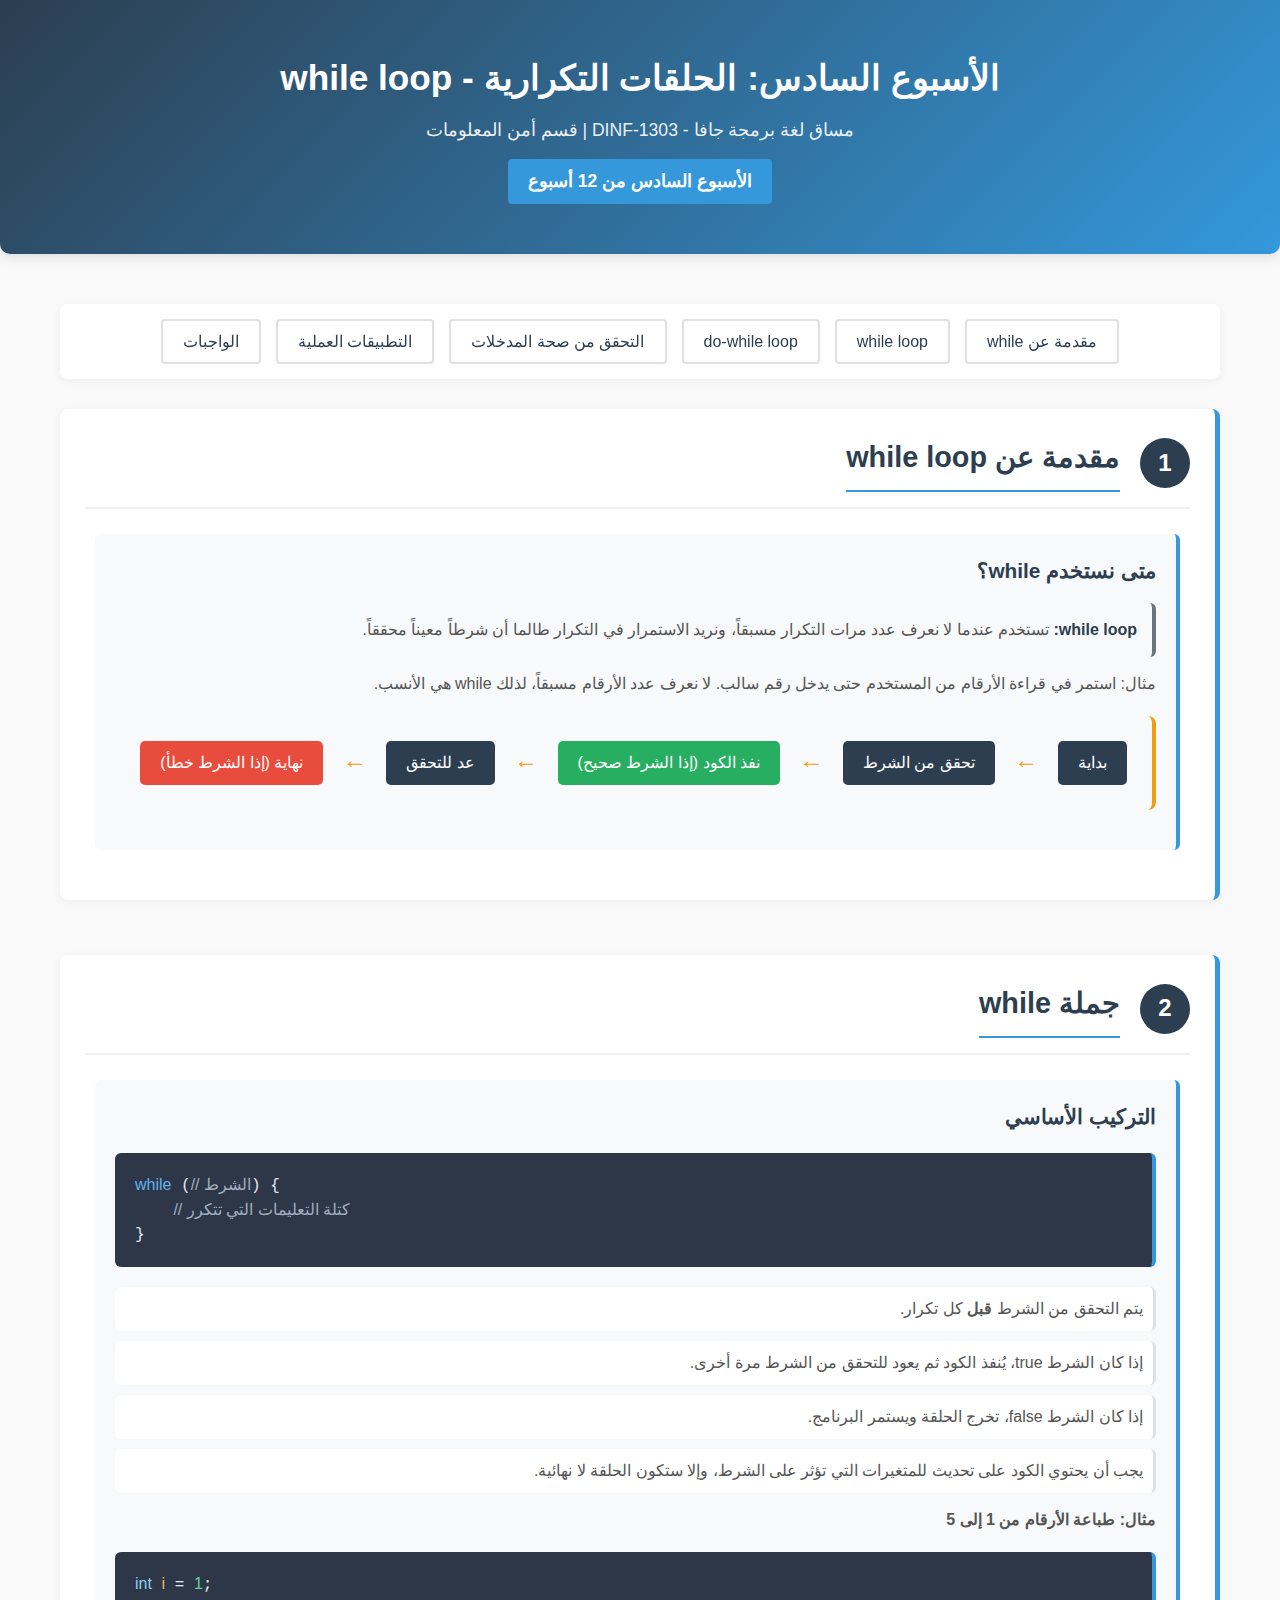
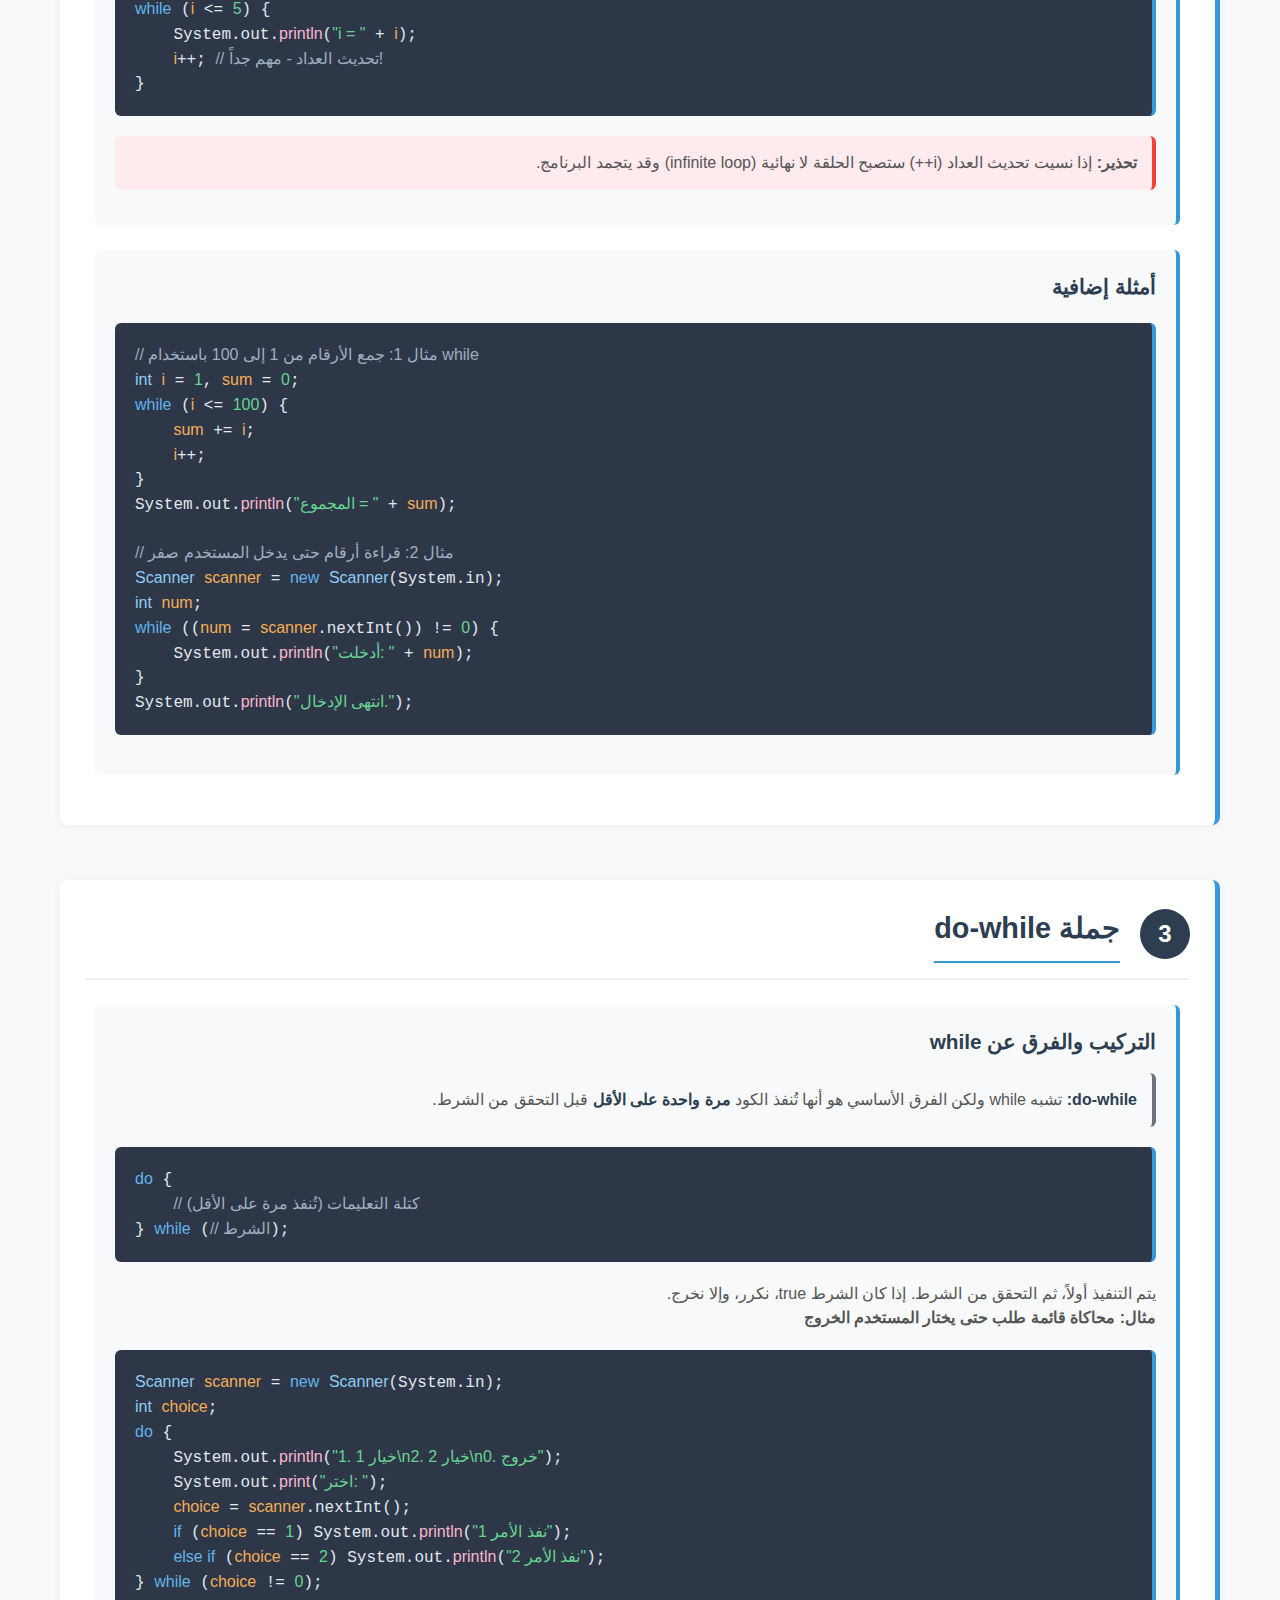
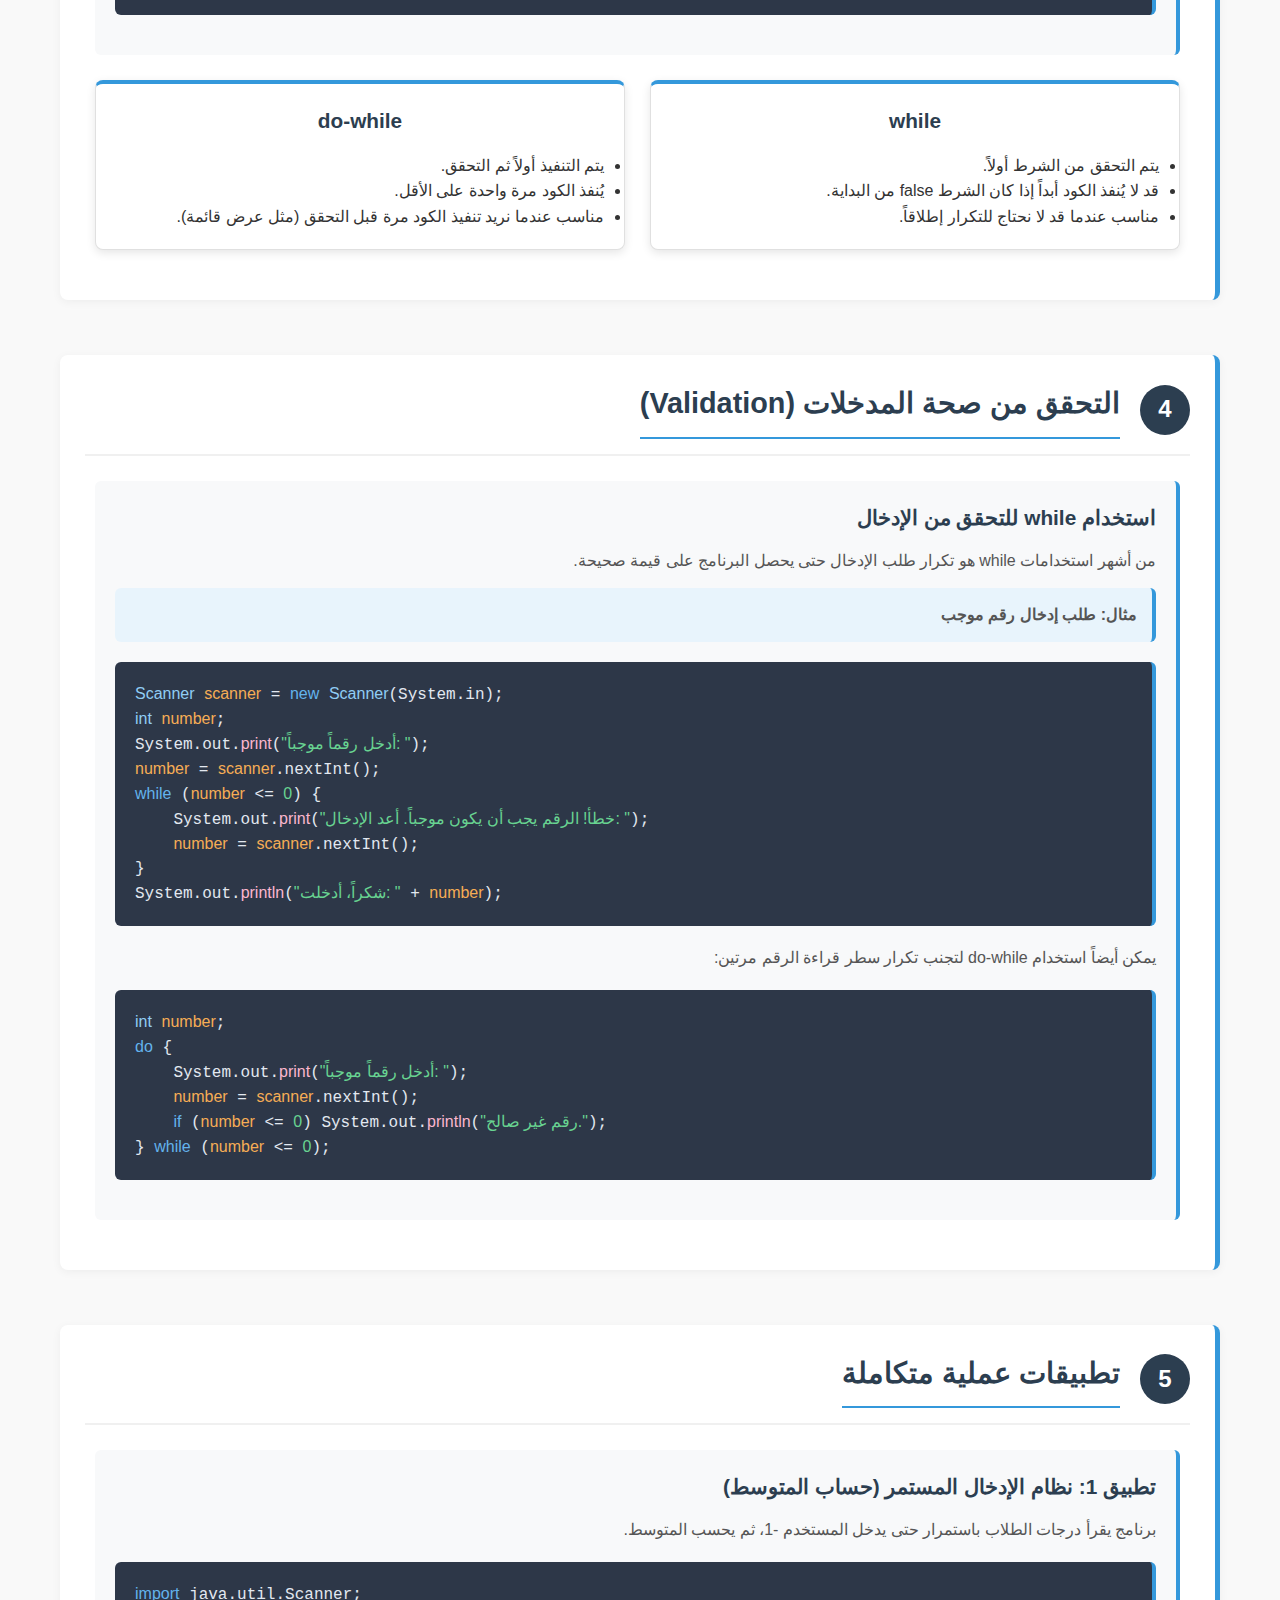
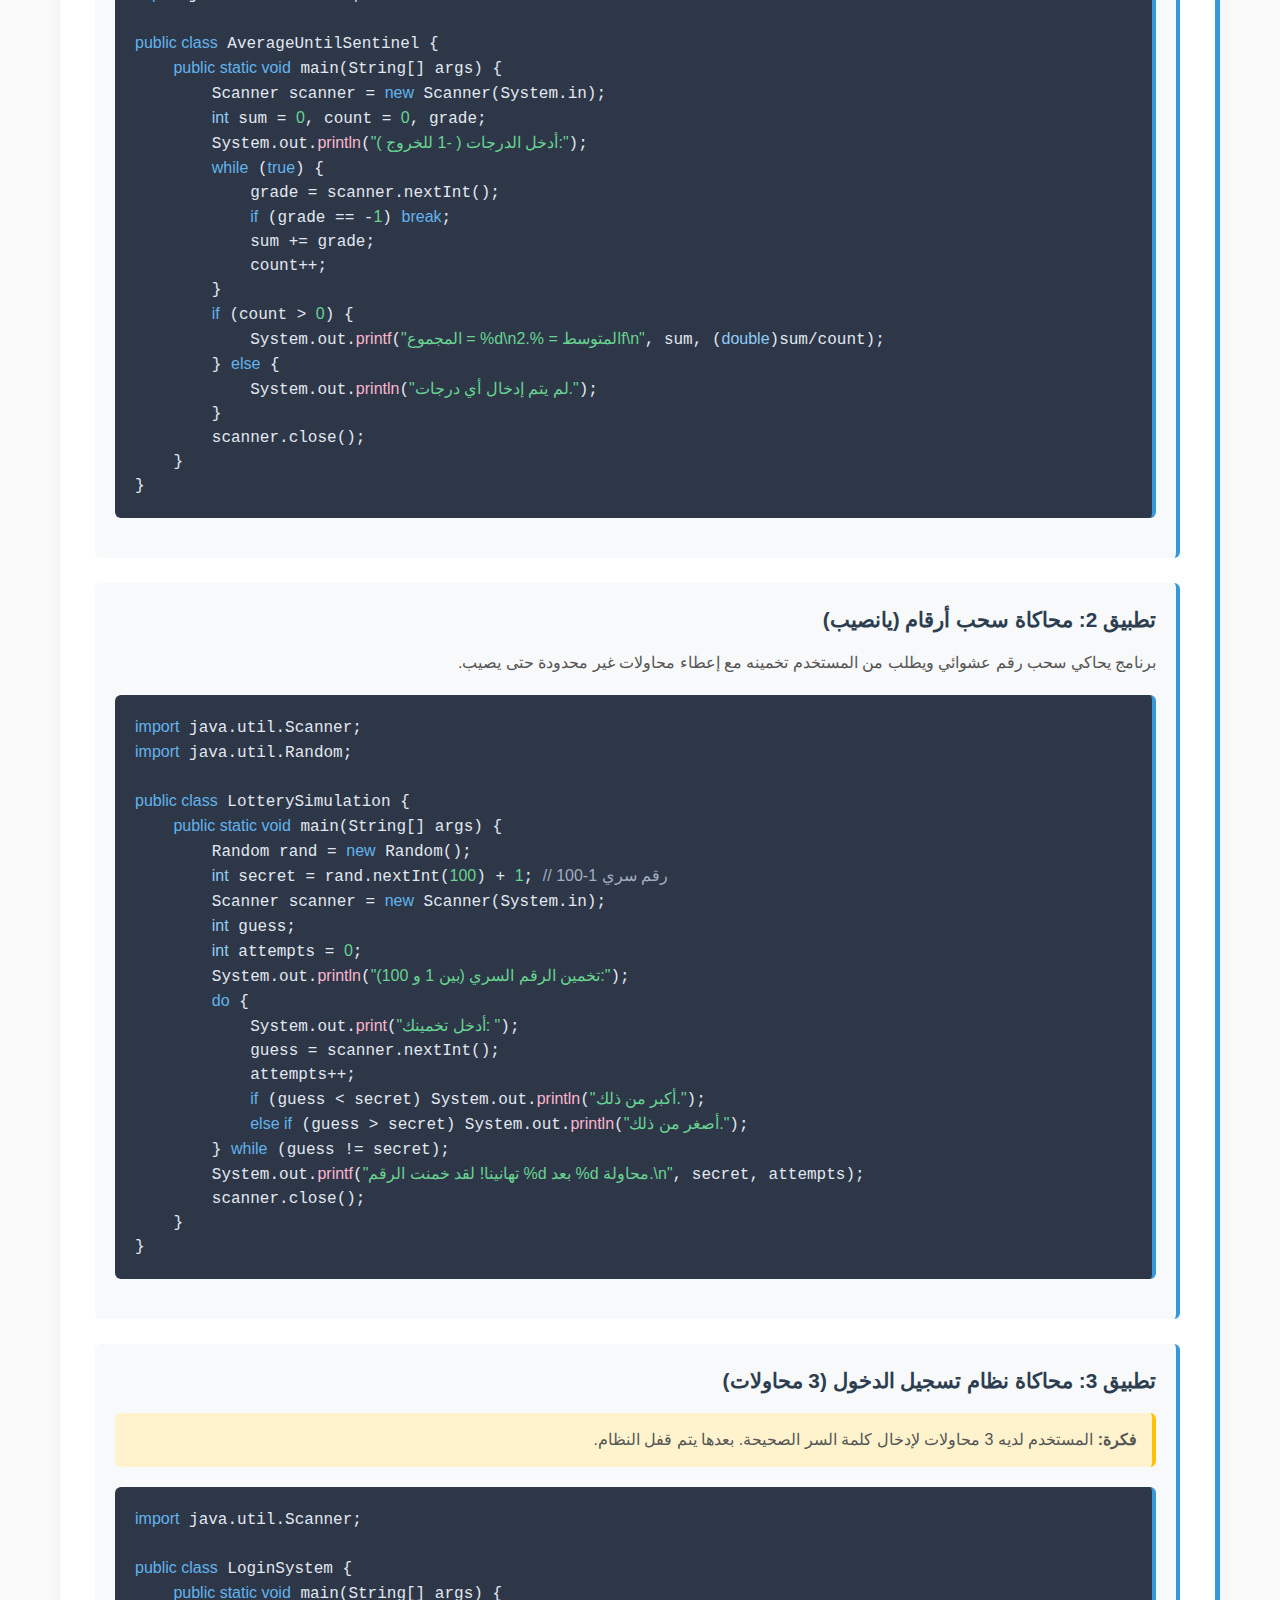
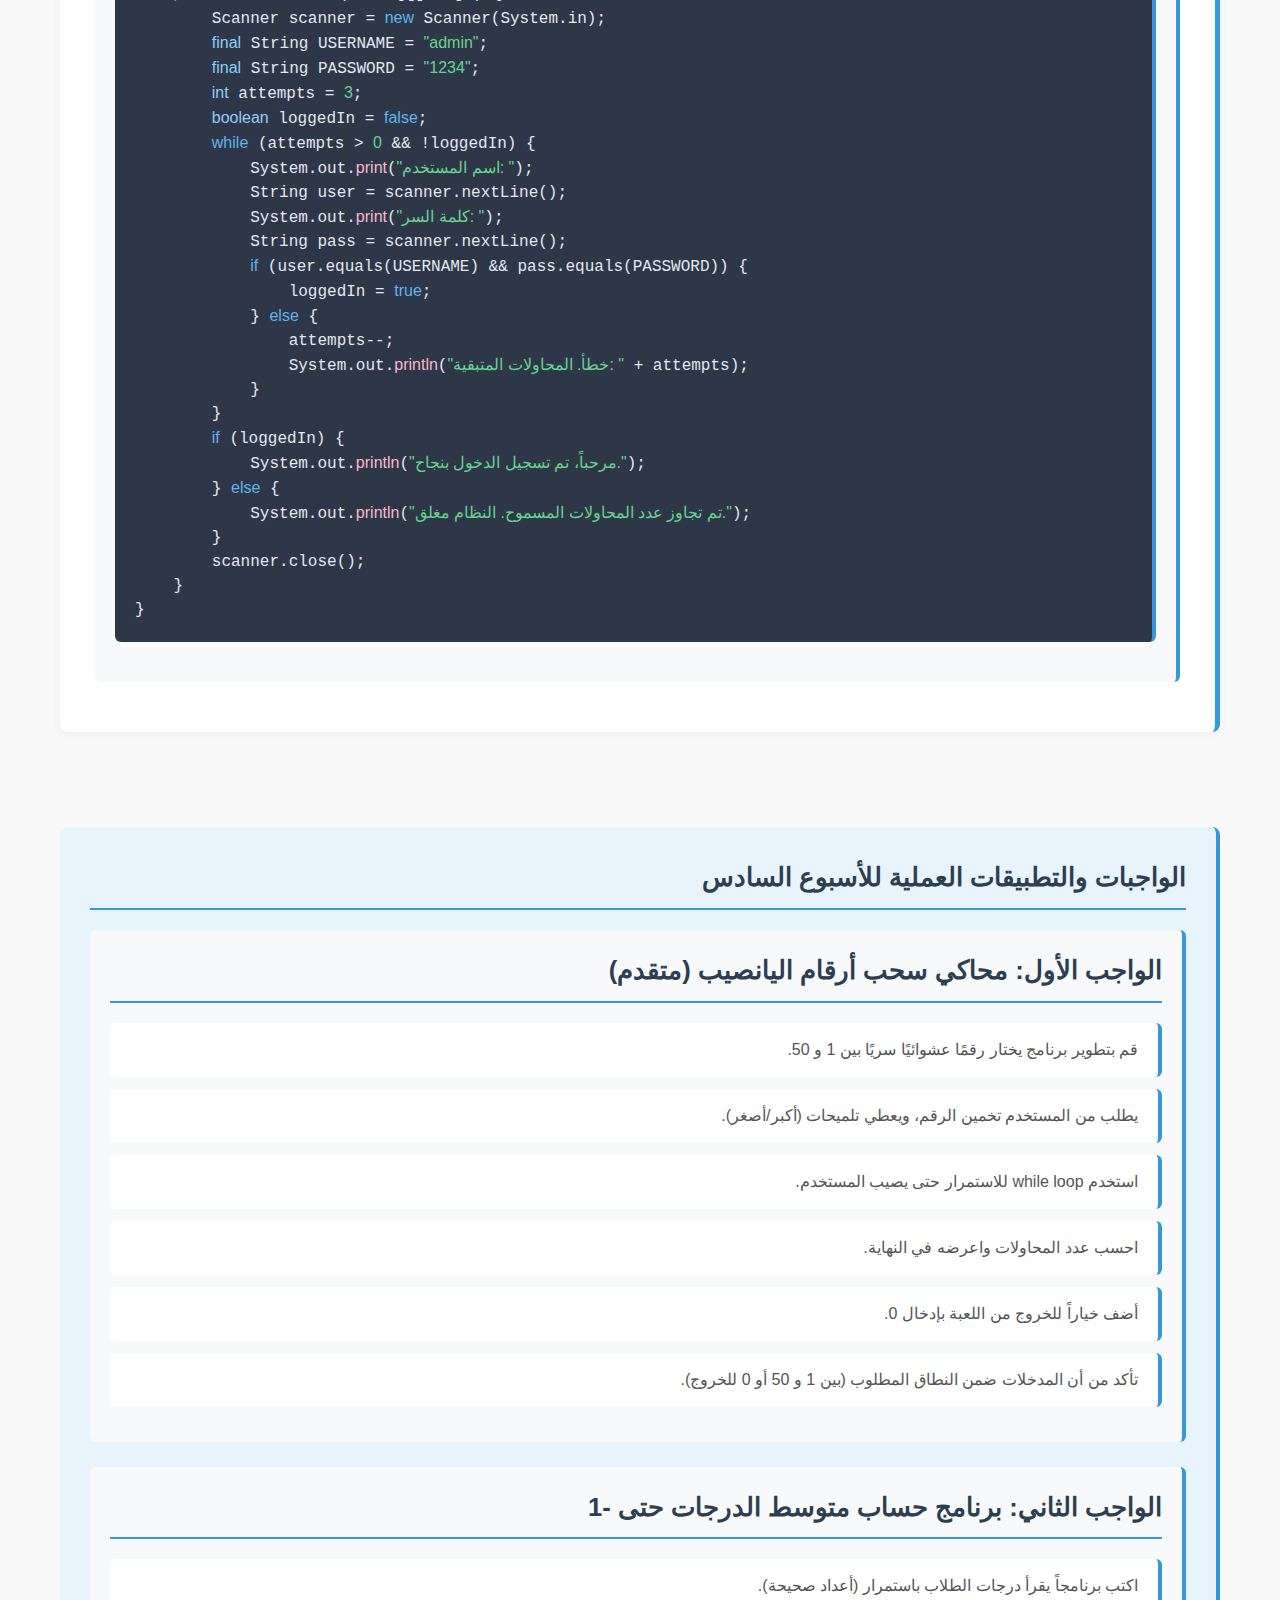
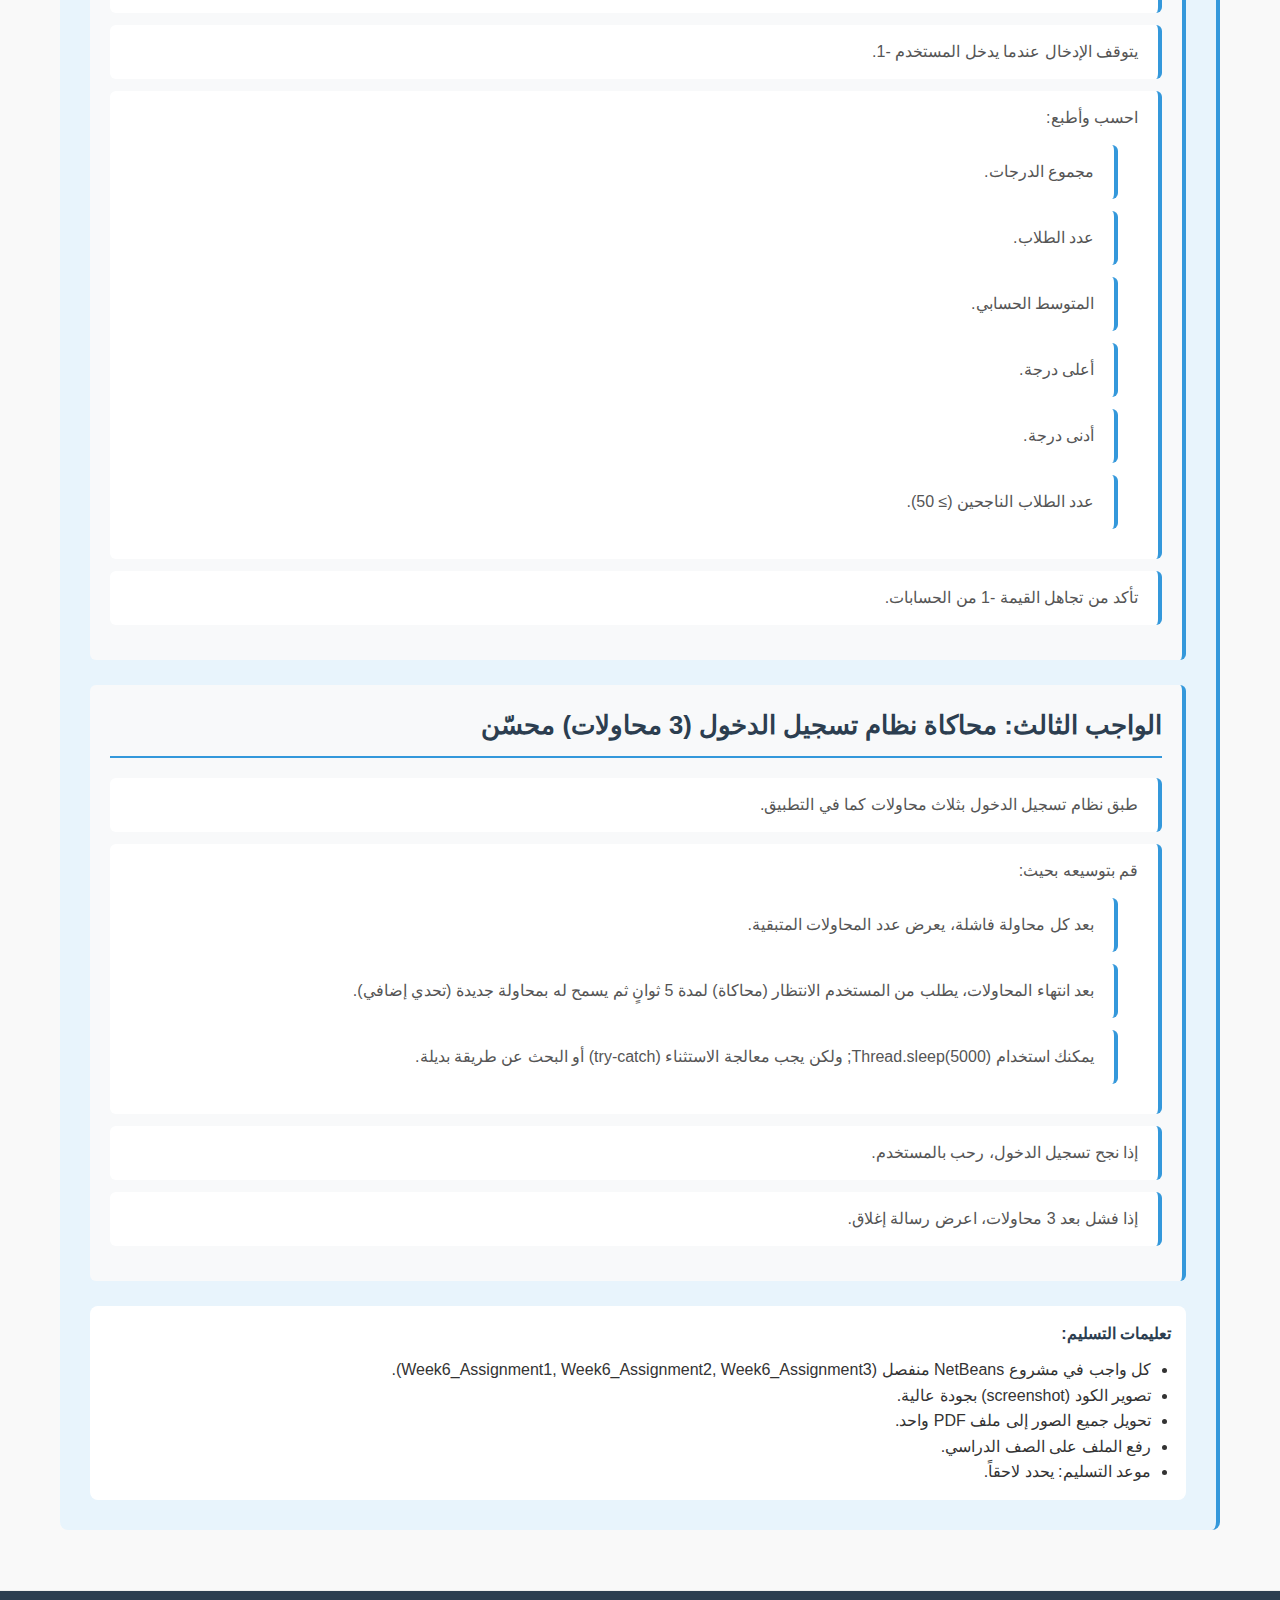
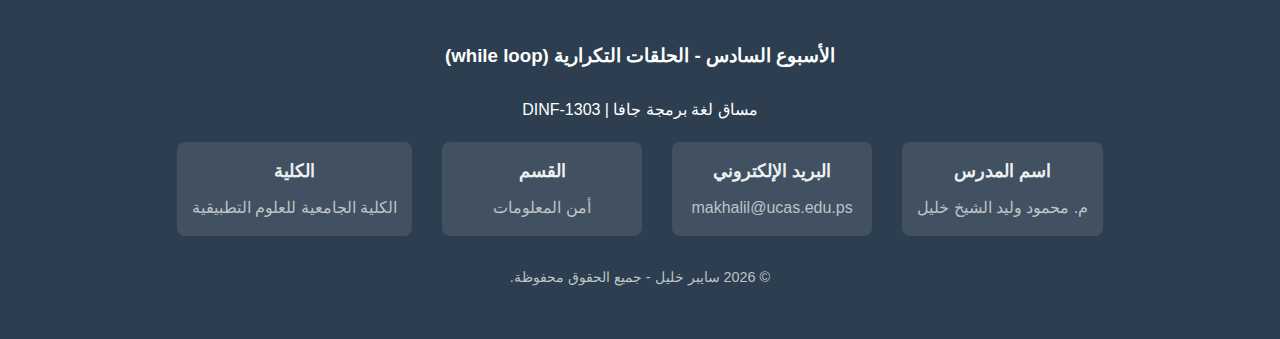
<file: Lecture6.html>
<!DOCTYPE html>
<html lang="ar" dir="rtl">
<head>
    <meta charset="UTF-8">
    <meta name="viewport" content="width=device-width, initial-scale=1.0">
    <title>الأسبوع السادس - الحلقات التكرارية (while loop) | DINF-1303</title>
    <link rel="stylesheet" href="styles.css">
    <style>
        /* أنماط خاصة بشرح while loop */
        .while-comparison {
            display: grid;
            grid-template-columns: repeat(auto-fit, minmax(300px, 1fr));
            gap: 25px;
            margin: 25px 0;
        }
        .while-card {
            background-color: white;
            border-radius: 8px;
            padding: 20px;
            box-shadow: 0 3px 10px rgba(0,0,0,0.1);
            border: 1px solid #e0e0e0;
            border-top: 4px solid var(--secondary-color);
        }
        .while-card h4 {
            color: var(--primary-color);
            margin-bottom: 15px;
            text-align: center;
            font-size: 1.3rem;
        }
        .code-inline {
            background-color: #eee;
            padding: 2px 6px;
            border-radius: 4px;
            font-family: monospace;
            direction: ltr;
            display: inline-block;
        }
        .flow-diagram {
            background-color: #f8f9fa;
            padding: 20px;
            border-radius: 8px;
            margin: 20px 0;
            text-align: center;
            border-right: 4px solid #f39c12;
        }
        .flow-step {
            display: inline-block;
            background-color: var(--primary-color);
            color: white;
            padding: 10px 20px;
            border-radius: 5px;
            margin: 5px;
        }
        .flow-arrow {
            font-size: 1.5rem;
            color: #f39c12;
            margin: 0 10px;
        }
        .validation-example {
            background-color: #e8f4fc;
            border-right: 4px solid #3498db;
            padding: 15px;
            border-radius: 6px;
            margin: 15px 0;
        }
        .attempt-box {
            background-color: #fff3cd;
            border-right: 4px solid #ffc107;
            padding: 15px;
            margin: 15px 0;
            border-radius: 6px;
        }
        .simulation-output {
            background-color: #2d3748;
            color: #e2e8f0;
            padding: 15px;
            border-radius: 6px;
            font-family: monospace;
            direction: ltr;
            text-align: left;
            margin: 15px 0;
        }
    </style>
</head>
<body>
    <!-- الهيدر -->
    <header class="main-header">
        <div class="container">
            <div class="header-content">
                <h1>الأسبوع السادس: الحلقات التكرارية - while loop</h1>
                <p>مساق لغة برمجة جافا - DINF-1303 | قسم أمن المعلومات</p>
                <div class="week-indicator">الأسبوع السادس من 12 أسبوع</div>
            </div>
        </div>
    </header>

    <div class="container">
        <!-- التنقل السريع -->
        <nav class="quick-nav">
            <div class="nav-links">
                <a href="#section1">مقدمة عن while</a>
                <a href="#section2">while loop</a>
                <a href="#section3">do-while loop</a>
                <a href="#section4">التحقق من صحة المدخلات</a>
                <a href="#section5">التطبيقات العملية</a>
                <a href="#assignments">الواجبات</a>
            </div>
        </nav>

        <!-- المحتوى الرئيسي -->
        <main class="main-content">
            <!-- القسم 1: مقدمة عن while -->
            <section id="section1" class="section">
                <div class="section-header">
                    <div class="section-number">1</div>
                    <h2 class="section-title">مقدمة عن while loop</h2>
                </div>
                <div class="section-content">
                    <div class="topic">
                        <h3 class="topic-title">متى نستخدم while؟</h3>
                        <div class="topic-content">
                            <div class="definition">
                                <strong>while loop:</strong> تستخدم عندما لا نعرف عدد مرات التكرار مسبقاً، ونريد الاستمرار في التكرار طالما أن شرطاً معيناً محققاً.
                            </div>
                            <p>مثال: استمر في قراءة الأرقام من المستخدم حتى يدخل رقم سالب. لا نعرف عدد الأرقام مسبقاً، لذلك while هي الأنسب.</p>
                            <div class="flow-diagram">
                                <div class="flow-step">بداية</div>
                                <span class="flow-arrow">←</span>
                                <div class="flow-step">تحقق من الشرط</div>
                                <span class="flow-arrow">←</span>
                                <div class="flow-step" style="background-color: #27ae60;">نفذ الكود (إذا الشرط صحيح)</div>
                                <span class="flow-arrow">←</span>
                                <div class="flow-step">عد للتحقق</div>
                                <span class="flow-arrow">←</span>
                                <div class="flow-step" style="background-color: #e74c3c;">نهاية (إذا الشرط خطأ)</div>
                            </div>
                        </div>
                    </div>
                </div>
            </section>

            <!-- القسم 2: while loop -->
            <section id="section2" class="section">
                <div class="section-header">
                    <div class="section-number">2</div>
                    <h2 class="section-title">جملة while</h2>
                </div>
                <div class="section-content">
                    <div class="topic">
                        <h3 class="topic-title">التركيب الأساسي</h3>
                        <div class="topic-content">
                            <div class="code-example">
                                <span class="keyword">while</span> (<span class="comment">// الشرط</span>) {<br>
                                &nbsp;&nbsp;&nbsp;&nbsp;<span class="comment">// كتلة التعليمات التي تتكرر</span><br>
                                }
                            </div>
                            <ul>
                                <li>يتم التحقق من الشرط <strong>قبل</strong> كل تكرار.</li>
                                <li>إذا كان الشرط <code>true</code>، يُنفذ الكود ثم يعود للتحقق من الشرط مرة أخرى.</li>
                                <li>إذا كان الشرط <code>false</code>، تخرج الحلقة ويستمر البرنامج.</li>
                                <li>يجب أن يحتوي الكود على تحديث للمتغيرات التي تؤثر على الشرط، وإلا ستكون الحلقة لا نهائية.</li>
                            </ul>

                            <h4>مثال: طباعة الأرقام من 1 إلى 5</h4>
                            <div class="code-example">
                                <span class="type">int</span> <span class="variable">i</span> = <span class="string">1</span>;<br>
                                <span class="keyword">while</span> (<span class="variable">i</span> <= <span class="string">5</span>) {<br>
                                &nbsp;&nbsp;&nbsp;&nbsp;System.out.<span class="function">println</span>(<span class="string">"i = "</span> + <span class="variable">i</span>);<br>
                                &nbsp;&nbsp;&nbsp;&nbsp;<span class="variable">i</span>++; <span class="comment">// تحديث العداد - مهم جداً!</span><br>
                                }
                            </div>

                            <div class="warning">
                                <strong>تحذير:</strong> إذا نسيت تحديث العداد (i++) ستصبح الحلقة لا نهائية (infinite loop) وقد يتجمد البرنامج.
                            </div>
                        </div>
                    </div>

                    <div class="topic">
                        <h3 class="topic-title">أمثلة إضافية</h3>
                        <div class="topic-content">
                            <div class="code-example">
                                <span class="comment">// مثال 1: جمع الأرقام من 1 إلى 100 باستخدام while</span><br>
                                <span class="type">int</span> <span class="variable">i</span> = <span class="string">1</span>, <span class="variable">sum</span> = <span class="string">0</span>;<br>
                                <span class="keyword">while</span> (<span class="variable">i</span> <= <span class="string">100</span>) {<br>
                                &nbsp;&nbsp;&nbsp;&nbsp;<span class="variable">sum</span> += <span class="variable">i</span>;<br>
                                &nbsp;&nbsp;&nbsp;&nbsp;<span class="variable">i</span>++;<br>
                                }<br>
                                System.out.<span class="function">println</span>(<span class="string">"المجموع = "</span> + <span class="variable">sum</span>);<br><br>

                                <span class="comment">// مثال 2: قراءة أرقام حتى يدخل المستخدم صفر</span><br>
                                <span class="type">Scanner</span> <span class="variable">scanner</span> = <span class="keyword">new</span> <span class="type">Scanner</span>(System.in);<br>
                                <span class="type">int</span> <span class="variable">num</span>;<br>
                                <span class="keyword">while</span> ((<span class="variable">num</span> = <span class="variable">scanner</span>.nextInt()) != <span class="string">0</span>) {<br>
                                &nbsp;&nbsp;&nbsp;&nbsp;System.out.<span class="function">println</span>(<span class="string">"أدخلت: "</span> + <span class="variable">num</span>);<br>
                                }<br>
                                System.out.<span class="function">println</span>(<span class="string">"انتهى الإدخال."</span>);
                            </div>
                        </div>
                    </div>
                </div>
            </section>

            <!-- القسم 3: do-while loop -->
            <section id="section3" class="section">
                <div class="section-header">
                    <div class="section-number">3</div>
                    <h2 class="section-title">جملة do-while</h2>
                </div>
                <div class="section-content">
                    <div class="topic">
                        <h3 class="topic-title">التركيب والفرق عن while</h3>
                        <div class="topic-content">
                            <div class="definition">
                                <strong>do-while:</strong> تشبه while ولكن الفرق الأساسي هو أنها تُنفذ الكود <strong>مرة واحدة على الأقل</strong> قبل التحقق من الشرط.
                            </div>
                            <div class="code-example">
                                <span class="keyword">do</span> {<br>
                                &nbsp;&nbsp;&nbsp;&nbsp;<span class="comment">// كتلة التعليمات (تُنفذ مرة على الأقل)</span><br>
                                } <span class="keyword">while</span> (<span class="comment">// الشرط</span>);
                            </div>
                            <p>يتم التنفيذ أولاً، ثم التحقق من الشرط. إذا كان الشرط true، نكرر، وإلا نخرج.</p>

                            <h4>مثال: محاكاة قائمة طلب حتى يختار المستخدم الخروج</h4>
                            <div class="code-example">
                                <span class="type">Scanner</span> <span class="variable">scanner</span> = <span class="keyword">new</span> <span class="type">Scanner</span>(System.in);<br>
                                <span class="type">int</span> <span class="variable">choice</span>;<br>
                                <span class="keyword">do</span> {<br>
                                &nbsp;&nbsp;&nbsp;&nbsp;System.out.<span class="function">println</span>(<span class="string">"1. خيار 1\n2. خيار 2\n0. خروج"</span>);<br>
                                &nbsp;&nbsp;&nbsp;&nbsp;System.out.<span class="function">print</span>(<span class="string">"اختر: "</span>);<br>
                                &nbsp;&nbsp;&nbsp;&nbsp;<span class="variable">choice</span> = <span class="variable">scanner</span>.nextInt();<br>
                                &nbsp;&nbsp;&nbsp;&nbsp;<span class="keyword">if</span> (<span class="variable">choice</span> == <span class="string">1</span>) System.out.<span class="function">println</span>(<span class="string">"نفذ الأمر 1"</span>);<br>
                                &nbsp;&nbsp;&nbsp;&nbsp;<span class="keyword">else if</span> (<span class="variable">choice</span> == <span class="string">2</span>) System.out.<span class="function">println</span>(<span class="string">"نفذ الأمر 2"</span>);<br>
                                } <span class="keyword">while</span> (<span class="variable">choice</span> != <span class="string">0</span>);
                            </div>
                        </div>
                    </div>

                    <div class="while-comparison">
                        <div class="while-card">
                            <h4>while</h4>
                            <ul>
                                <li>يتم التحقق من الشرط أولاً.</li>
                                <li>قد لا يُنفذ الكود أبداً إذا كان الشرط false من البداية.</li>
                                <li>مناسب عندما قد لا نحتاج للتكرار إطلاقاً.</li>
                            </ul>
                        </div>
                        <div class="while-card">
                            <h4>do-while</h4>
                            <ul>
                                <li>يتم التنفيذ أولاً ثم التحقق.</li>
                                <li>يُنفذ الكود مرة واحدة على الأقل.</li>
                                <li>مناسب عندما نريد تنفيذ الكود مرة قبل التحقق (مثل عرض قائمة).</li>
                            </ul>
                        </div>
                    </div>
                </div>
            </section>

            <!-- القسم 4: التحقق من صحة المدخلات -->
            <section id="section4" class="section">
                <div class="section-header">
                    <div class="section-number">4</div>
                    <h2 class="section-title">التحقق من صحة المدخلات (Validation)</h2>
                </div>
                <div class="section-content">
                    <div class="topic">
                        <h3 class="topic-title">استخدام while للتحقق من الإدخال</h3>
                        <div class="topic-content">
                            <p>من أشهر استخدامات while هو تكرار طلب الإدخال حتى يحصل البرنامج على قيمة صحيحة.</p>
                            <div class="validation-example">
                                <strong>مثال: طلب إدخال رقم موجب</strong>
                            </div>
                            <div class="code-example">
                                <span class="type">Scanner</span> <span class="variable">scanner</span> = <span class="keyword">new</span> <span class="type">Scanner</span>(System.in);<br>
                                <span class="type">int</span> <span class="variable">number</span>;<br>
                                System.out.<span class="function">print</span>(<span class="string">"أدخل رقماً موجباً: "</span>);<br>
                                <span class="variable">number</span> = <span class="variable">scanner</span>.nextInt();<br>
                                <span class="keyword">while</span> (<span class="variable">number</span> <= <span class="string">0</span>) {<br>
                                &nbsp;&nbsp;&nbsp;&nbsp;System.out.<span class="function">print</span>(<span class="string">"خطأ! الرقم يجب أن يكون موجباً. أعد الإدخال: "</span>);<br>
                                &nbsp;&nbsp;&nbsp;&nbsp;<span class="variable">number</span> = <span class="variable">scanner</span>.nextInt();<br>
                                }<br>
                                System.out.<span class="function">println</span>(<span class="string">"شكراً، أدخلت: "</span> + <span class="variable">number</span>);
                            </div>
                            <p>يمكن أيضاً استخدام do-while لتجنب تكرار سطر قراءة الرقم مرتين:</p>
                            <div class="code-example">
                                <span class="type">int</span> <span class="variable">number</span>;<br>
                                <span class="keyword">do</span> {<br>
                                &nbsp;&nbsp;&nbsp;&nbsp;System.out.<span class="function">print</span>(<span class="string">"أدخل رقماً موجباً: "</span>);<br>
                                &nbsp;&nbsp;&nbsp;&nbsp;<span class="variable">number</span> = <span class="variable">scanner</span>.nextInt();<br>
                                &nbsp;&nbsp;&nbsp;&nbsp;<span class="keyword">if</span> (<span class="variable">number</span> <= <span class="string">0</span>) System.out.<span class="function">println</span>(<span class="string">"رقم غير صالح."</span>);<br>
                                } <span class="keyword">while</span> (<span class="variable">number</span> <= <span class="string">0</span>);
                            </div>
                        </div>
                    </div>
                </div>
            </section>

            <!-- القسم 5: التطبيقات العملية -->
            <section id="section5" class="section">
                <div class="section-header">
                    <div class="section-number">5</div>
                    <h2 class="section-title">تطبيقات عملية متكاملة</h2>
                </div>
                <div class="section-content">
                    <div class="topic">
                        <h3 class="topic-title">تطبيق 1: نظام الإدخال المستمر (حساب المتوسط)</h3>
                        <div class="topic-content">
                            <p>برنامج يقرأ درجات الطلاب باستمرار حتى يدخل المستخدم -1، ثم يحسب المتوسط.</p>
                            <div class="code-example">
                                <span class="keyword">import</span> java.util.Scanner;<br><br>
                                <span class="keyword">public class</span> AverageUntilSentinel {<br>
                                &nbsp;&nbsp;&nbsp;&nbsp;<span class="keyword">public static void</span> main(String[] args) {<br>
                                &nbsp;&nbsp;&nbsp;&nbsp;&nbsp;&nbsp;&nbsp;&nbsp;Scanner scanner = <span class="keyword">new</span> Scanner(System.in);<br>
                                &nbsp;&nbsp;&nbsp;&nbsp;&nbsp;&nbsp;&nbsp;&nbsp;<span class="type">int</span> sum = <span class="string">0</span>, count = <span class="string">0</span>, grade;<br>
                                &nbsp;&nbsp;&nbsp;&nbsp;&nbsp;&nbsp;&nbsp;&nbsp;System.out.<span class="function">println</span>(<span class="string">"أدخل الدرجات ( -1 للخروج ):"</span>);<br>
                                &nbsp;&nbsp;&nbsp;&nbsp;&nbsp;&nbsp;&nbsp;&nbsp;<span class="keyword">while</span> (<span class="keyword">true</span>) {<br>
                                &nbsp;&nbsp;&nbsp;&nbsp;&nbsp;&nbsp;&nbsp;&nbsp;&nbsp;&nbsp;&nbsp;&nbsp;grade = scanner.nextInt();<br>
                                &nbsp;&nbsp;&nbsp;&nbsp;&nbsp;&nbsp;&nbsp;&nbsp;&nbsp;&nbsp;&nbsp;&nbsp;<span class="keyword">if</span> (grade == -<span class="string">1</span>) <span class="keyword">break</span>;<br>
                                &nbsp;&nbsp;&nbsp;&nbsp;&nbsp;&nbsp;&nbsp;&nbsp;&nbsp;&nbsp;&nbsp;&nbsp;sum += grade;<br>
                                &nbsp;&nbsp;&nbsp;&nbsp;&nbsp;&nbsp;&nbsp;&nbsp;&nbsp;&nbsp;&nbsp;&nbsp;count++;<br>
                                &nbsp;&nbsp;&nbsp;&nbsp;&nbsp;&nbsp;&nbsp;&nbsp;}<br>
                                &nbsp;&nbsp;&nbsp;&nbsp;&nbsp;&nbsp;&nbsp;&nbsp;<span class="keyword">if</span> (count > <span class="string">0</span>) {<br>
                                &nbsp;&nbsp;&nbsp;&nbsp;&nbsp;&nbsp;&nbsp;&nbsp;&nbsp;&nbsp;&nbsp;&nbsp;System.out.<span class="function">printf</span>(<span class="string">"المجموع = %d\nالمتوسط = %.2f\n"</span>, sum, (<span class="type">double</span>)sum/count);<br>
                                &nbsp;&nbsp;&nbsp;&nbsp;&nbsp;&nbsp;&nbsp;&nbsp;} <span class="keyword">else</span> {<br>
                                &nbsp;&nbsp;&nbsp;&nbsp;&nbsp;&nbsp;&nbsp;&nbsp;&nbsp;&nbsp;&nbsp;&nbsp;System.out.<span class="function">println</span>(<span class="string">"لم يتم إدخال أي درجات."</span>);<br>
                                &nbsp;&nbsp;&nbsp;&nbsp;&nbsp;&nbsp;&nbsp;&nbsp;}<br>
                                &nbsp;&nbsp;&nbsp;&nbsp;&nbsp;&nbsp;&nbsp;&nbsp;scanner.close();<br>
                                &nbsp;&nbsp;&nbsp;&nbsp;}<br>
                                }
                            </div>
                        </div>
                    </div>

                    <div class="topic">
                        <h3 class="topic-title">تطبيق 2: محاكاة سحب أرقام (يانصيب)</h3>
                        <div class="topic-content">
                            <p>برنامج يحاكي سحب رقم عشوائي ويطلب من المستخدم تخمينه مع إعطاء محاولات غير محدودة حتى يصيب.</p>
                            <div class="code-example">
                                <span class="keyword">import</span> java.util.Scanner;<br>
                                <span class="keyword">import</span> java.util.Random;<br><br>
                                <span class="keyword">public class</span> LotterySimulation {<br>
                                &nbsp;&nbsp;&nbsp;&nbsp;<span class="keyword">public static void</span> main(String[] args) {<br>
                                &nbsp;&nbsp;&nbsp;&nbsp;&nbsp;&nbsp;&nbsp;&nbsp;Random rand = <span class="keyword">new</span> Random();<br>
                                &nbsp;&nbsp;&nbsp;&nbsp;&nbsp;&nbsp;&nbsp;&nbsp;<span class="type">int</span> secret = rand.nextInt(<span class="string">100</span>) + <span class="string">1</span>; <span class="comment">// رقم سري 1-100</span><br>
                                &nbsp;&nbsp;&nbsp;&nbsp;&nbsp;&nbsp;&nbsp;&nbsp;Scanner scanner = <span class="keyword">new</span> Scanner(System.in);<br>
                                &nbsp;&nbsp;&nbsp;&nbsp;&nbsp;&nbsp;&nbsp;&nbsp;<span class="type">int</span> guess;<br>
                                &nbsp;&nbsp;&nbsp;&nbsp;&nbsp;&nbsp;&nbsp;&nbsp;<span class="type">int</span> attempts = <span class="string">0</span>;<br>
                                &nbsp;&nbsp;&nbsp;&nbsp;&nbsp;&nbsp;&nbsp;&nbsp;System.out.<span class="function">println</span>(<span class="string">"تخمين الرقم السري (بين 1 و 100):"</span>);<br>
                                &nbsp;&nbsp;&nbsp;&nbsp;&nbsp;&nbsp;&nbsp;&nbsp;<span class="keyword">do</span> {<br>
                                &nbsp;&nbsp;&nbsp;&nbsp;&nbsp;&nbsp;&nbsp;&nbsp;&nbsp;&nbsp;&nbsp;&nbsp;System.out.<span class="function">print</span>(<span class="string">"أدخل تخمينك: "</span>);<br>
                                &nbsp;&nbsp;&nbsp;&nbsp;&nbsp;&nbsp;&nbsp;&nbsp;&nbsp;&nbsp;&nbsp;&nbsp;guess = scanner.nextInt();<br>
                                &nbsp;&nbsp;&nbsp;&nbsp;&nbsp;&nbsp;&nbsp;&nbsp;&nbsp;&nbsp;&nbsp;&nbsp;attempts++;<br>
                                &nbsp;&nbsp;&nbsp;&nbsp;&nbsp;&nbsp;&nbsp;&nbsp;&nbsp;&nbsp;&nbsp;&nbsp;<span class="keyword">if</span> (guess < secret) System.out.<span class="function">println</span>(<span class="string">"أكبر من ذلك."</span>);<br>
                                &nbsp;&nbsp;&nbsp;&nbsp;&nbsp;&nbsp;&nbsp;&nbsp;&nbsp;&nbsp;&nbsp;&nbsp;<span class="keyword">else if</span> (guess > secret) System.out.<span class="function">println</span>(<span class="string">"أصغر من ذلك."</span>);<br>
                                &nbsp;&nbsp;&nbsp;&nbsp;&nbsp;&nbsp;&nbsp;&nbsp;} <span class="keyword">while</span> (guess != secret);<br>
                                &nbsp;&nbsp;&nbsp;&nbsp;&nbsp;&nbsp;&nbsp;&nbsp;System.out.<span class="function">printf</span>(<span class="string">"تهانينا! لقد خمنت الرقم %d بعد %d محاولة.\n"</span>, secret, attempts);<br>
                                &nbsp;&nbsp;&nbsp;&nbsp;&nbsp;&nbsp;&nbsp;&nbsp;scanner.close();<br>
                                &nbsp;&nbsp;&nbsp;&nbsp;}<br>
                                }
                            </div>
                        </div>
                    </div>

                    <div class="topic">
                        <h3 class="topic-title">تطبيق 3: محاكاة نظام تسجيل الدخول (3 محاولات)</h3>
                        <div class="topic-content">
                            <div class="attempt-box">
                                <strong>فكرة:</strong> المستخدم لديه 3 محاولات لإدخال كلمة السر الصحيحة. بعدها يتم قفل النظام.
                            </div>
                            <div class="code-example">
                                <span class="keyword">import</span> java.util.Scanner;<br><br>
                                <span class="keyword">public class</span> LoginSystem {<br>
                                &nbsp;&nbsp;&nbsp;&nbsp;<span class="keyword">public static void</span> main(String[] args) {<br>
                                &nbsp;&nbsp;&nbsp;&nbsp;&nbsp;&nbsp;&nbsp;&nbsp;Scanner scanner = <span class="keyword">new</span> Scanner(System.in);<br>
                                &nbsp;&nbsp;&nbsp;&nbsp;&nbsp;&nbsp;&nbsp;&nbsp;<span class="type">final</span> String USERNAME = <span class="string">"admin"</span>;<br>
                                &nbsp;&nbsp;&nbsp;&nbsp;&nbsp;&nbsp;&nbsp;&nbsp;<span class="type">final</span> String PASSWORD = <span class="string">"1234"</span>;<br>
                                &nbsp;&nbsp;&nbsp;&nbsp;&nbsp;&nbsp;&nbsp;&nbsp;<span class="type">int</span> attempts = <span class="string">3</span>;<br>
                                &nbsp;&nbsp;&nbsp;&nbsp;&nbsp;&nbsp;&nbsp;&nbsp;<span class="type">boolean</span> loggedIn = <span class="keyword">false</span>;<br>
                                &nbsp;&nbsp;&nbsp;&nbsp;&nbsp;&nbsp;&nbsp;&nbsp;<span class="keyword">while</span> (attempts > <span class="string">0</span> && !loggedIn) {<br>
                                &nbsp;&nbsp;&nbsp;&nbsp;&nbsp;&nbsp;&nbsp;&nbsp;&nbsp;&nbsp;&nbsp;&nbsp;System.out.<span class="function">print</span>(<span class="string">"اسم المستخدم: "</span>);<br>
                                &nbsp;&nbsp;&nbsp;&nbsp;&nbsp;&nbsp;&nbsp;&nbsp;&nbsp;&nbsp;&nbsp;&nbsp;String user = scanner.nextLine();<br>
                                &nbsp;&nbsp;&nbsp;&nbsp;&nbsp;&nbsp;&nbsp;&nbsp;&nbsp;&nbsp;&nbsp;&nbsp;System.out.<span class="function">print</span>(<span class="string">"كلمة السر: "</span>);<br>
                                &nbsp;&nbsp;&nbsp;&nbsp;&nbsp;&nbsp;&nbsp;&nbsp;&nbsp;&nbsp;&nbsp;&nbsp;String pass = scanner.nextLine();<br>
                                &nbsp;&nbsp;&nbsp;&nbsp;&nbsp;&nbsp;&nbsp;&nbsp;&nbsp;&nbsp;&nbsp;&nbsp;<span class="keyword">if</span> (user.equals(USERNAME) && pass.equals(PASSWORD)) {<br>
                                &nbsp;&nbsp;&nbsp;&nbsp;&nbsp;&nbsp;&nbsp;&nbsp;&nbsp;&nbsp;&nbsp;&nbsp;&nbsp;&nbsp;&nbsp;&nbsp;loggedIn = <span class="keyword">true</span>;<br>
                                &nbsp;&nbsp;&nbsp;&nbsp;&nbsp;&nbsp;&nbsp;&nbsp;&nbsp;&nbsp;&nbsp;&nbsp;} <span class="keyword">else</span> {<br>
                                &nbsp;&nbsp;&nbsp;&nbsp;&nbsp;&nbsp;&nbsp;&nbsp;&nbsp;&nbsp;&nbsp;&nbsp;&nbsp;&nbsp;&nbsp;&nbsp;attempts--;<br>
                                &nbsp;&nbsp;&nbsp;&nbsp;&nbsp;&nbsp;&nbsp;&nbsp;&nbsp;&nbsp;&nbsp;&nbsp;&nbsp;&nbsp;&nbsp;&nbsp;System.out.<span class="function">println</span>(<span class="string">"خطأ. المحاولات المتبقية: "</span> + attempts);<br>
                                &nbsp;&nbsp;&nbsp;&nbsp;&nbsp;&nbsp;&nbsp;&nbsp;&nbsp;&nbsp;&nbsp;&nbsp;}<br>
                                &nbsp;&nbsp;&nbsp;&nbsp;&nbsp;&nbsp;&nbsp;&nbsp;}<br>
                                &nbsp;&nbsp;&nbsp;&nbsp;&nbsp;&nbsp;&nbsp;&nbsp;<span class="keyword">if</span> (loggedIn) {<br>
                                &nbsp;&nbsp;&nbsp;&nbsp;&nbsp;&nbsp;&nbsp;&nbsp;&nbsp;&nbsp;&nbsp;&nbsp;System.out.<span class="function">println</span>(<span class="string">"مرحباً، تم تسجيل الدخول بنجاح."</span>);<br>
                                &nbsp;&nbsp;&nbsp;&nbsp;&nbsp;&nbsp;&nbsp;&nbsp;} <span class="keyword">else</span> {<br>
                                &nbsp;&nbsp;&nbsp;&nbsp;&nbsp;&nbsp;&nbsp;&nbsp;&nbsp;&nbsp;&nbsp;&nbsp;System.out.<span class="function">println</span>(<span class="string">"تم تجاوز عدد المحاولات المسموح. النظام مغلق."</span>);<br>
                                &nbsp;&nbsp;&nbsp;&nbsp;&nbsp;&nbsp;&nbsp;&nbsp;}<br>
                                &nbsp;&nbsp;&nbsp;&nbsp;&nbsp;&nbsp;&nbsp;&nbsp;scanner.close();<br>
                                &nbsp;&nbsp;&nbsp;&nbsp;}<br>
                                }
                            </div>
                        </div>
                    </div>
                </div>
            </section>

            <!-- الواجبات -->
            <section id="assignments" class="assignments">
                <h3>الواجبات والتطبيقات العملية للأسبوع السادس</h3>

                <div class="topic">
                    <h3 class="topic-title">الواجب الأول: محاكي سحب أرقام اليانصيب (متقدم)</h3>
                    <div class="topic-content">
                        <ul class="task-list">
                            <li>قم بتطوير برنامج يختار رقمًا عشوائيًا سريًا بين 1 و 50.</li>
                            <li>يطلب من المستخدم تخمين الرقم، ويعطي تلميحات (أكبر/أصغر).</li>
                            <li>استخدم while loop للاستمرار حتى يصيب المستخدم.</li>
                            <li>احسب عدد المحاولات واعرضه في النهاية.</li>
                            <li>أضف خياراً للخروج من اللعبة بإدخال 0.</li>
                            <li>تأكد من أن المدخلات ضمن النطاق المطلوب (بين 1 و 50 أو 0 للخروج).</li>
                        </ul>
                    </div>
                </div>

                <div class="topic">
                    <h3 class="topic-title">الواجب الثاني: برنامج حساب متوسط الدرجات حتى -1</h3>
                    <div class="topic-content">
                        <ul class="task-list">
                            <li>اكتب برنامجاً يقرأ درجات الطلاب باستمرار (أعداد صحيحة).</li>
                            <li>يتوقف الإدخال عندما يدخل المستخدم -1.</li>
                            <li>احسب وأطبع:
                                <ul style="padding-right: 20px;">
                                    <li>مجموع الدرجات.</li>
                                    <li>عدد الطلاب.</li>
                                    <li>المتوسط الحسابي.</li>
                                    <li>أعلى درجة.</li>
                                    <li>أدنى درجة.</li>
                                    <li>عدد الطلاب الناجحين (≥ 50).</li>
                                </ul>
                            </li>
                            <li>تأكد من تجاهل القيمة -1 من الحسابات.</li>
                        </ul>
                    </div>
                </div>

                <div class="topic">
                    <h3 class="topic-title">الواجب الثالث: محاكاة نظام تسجيل الدخول (3 محاولات) محسّن</h3>
                    <div class="topic-content">
                        <ul class="task-list">
                            <li>طبق نظام تسجيل الدخول بثلاث محاولات كما في التطبيق.</li>
                            <li>قم بتوسيعه بحيث:
                                <ul style="padding-right: 20px;">
                                    <li>بعد كل محاولة فاشلة، يعرض عدد المحاولات المتبقية.</li>
                                    <li>بعد انتهاء المحاولات، يطلب من المستخدم الانتظار (محاكاة) لمدة 5 ثوانٍ ثم يسمح له بمحاولة جديدة (تحدي إضافي).</li>
                                    <li>يمكنك استخدام <code>Thread.sleep(5000);</code> ولكن يجب معالجة الاستثناء (try-catch) أو البحث عن طريقة بديلة.</li>
                                </ul>
                            </li>
                            <li>إذا نجح تسجيل الدخول، رحب بالمستخدم.</li>
                            <li>إذا فشل بعد 3 محاولات، اعرض رسالة إغلاق.</li>
                        </ul>
                    </div>
                </div>

                <div style="margin-top: 25px; padding: 15px; background-color: white; border-radius: 8px;">
                    <h4 style="color: var(--primary-color); margin-bottom: 10px;">تعليمات التسليم:</h4>
                    <ul style="padding-right: 20px;">
                        <li>كل واجب في مشروع NetBeans منفصل (Week6_Assignment1, Week6_Assignment2, Week6_Assignment3).</li>
                        <li>تصوير الكود (screenshot) بجودة عالية.</li>
                        <li>تحويل جميع الصور إلى ملف PDF واحد.</li>
                        <li>رفع الملف على الصف الدراسي.</li>
                        <li>موعد التسليم: يحدد لاحقاً.</li>
                    </ul>
                </div>
            </section>
        </main>
    </div>

    <!-- الفوتر -->
    <footer class="footer">
        <div class="container">
            <h3>الأسبوع السادس - الحلقات التكرارية (while loop)</h3>
            <br>
            <p>مساق لغة برمجة جافا | DINF-1303</p>

            <div class="footer-info">
                <div class="footer-item">
                    <h4>اسم المدرس</h4>
                    <p>م. محمود وليد الشيخ خليل</p>
                </div>
                <div class="footer-item">
                    <h4>البريد الإلكتروني</h4>
                    <p>makhalil@ucas.edu.ps</p>
                </div>
                <div class="footer-item">
                    <h4>القسم</h4>
                    <p>أمن المعلومات</p>
                </div>
                <div class="footer-item">
                    <h4>الكلية</h4>
                    <p>الكلية الجامعية للعلوم التطبيقية</p>
                </div>
            </div>

            <p style="margin-top: 30px; color: #bdc3c7; font-size: 0.9rem;">
                © 2026 سايبر خليل - جميع الحقوق محفوظة.
            </p>
        </div>
    </footer>

    <script>
        // سكريبت التنقل السلس
        document.querySelectorAll('.nav-links a').forEach(anchor => {
            anchor.addEventListener('click', function(e) {
                e.preventDefault();
                const targetId = this.getAttribute('href');
                const targetElement = document.querySelector(targetId);
                window.scrollTo({
                    top: targetElement.offsetTop - 100,
                    behavior: 'smooth'
                });
            });
        });
    </script>
</body>
</html>
</file>
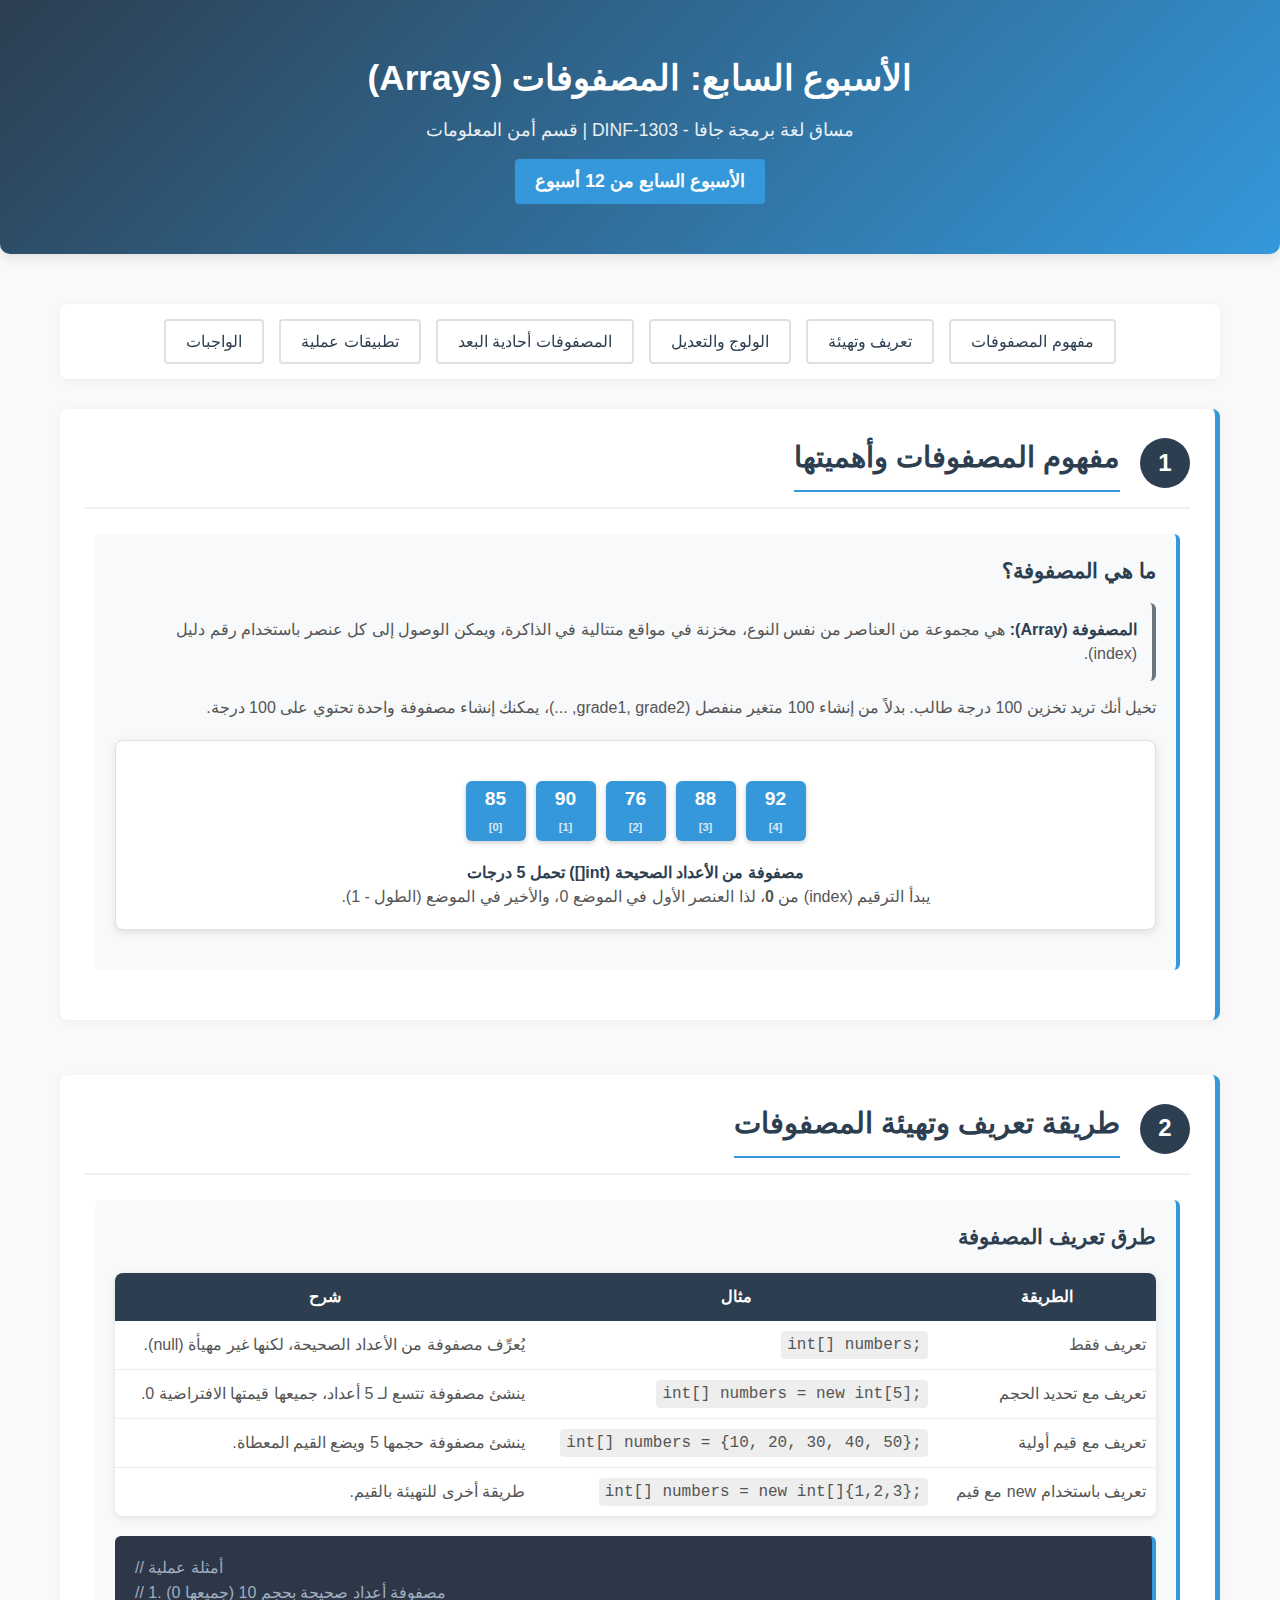
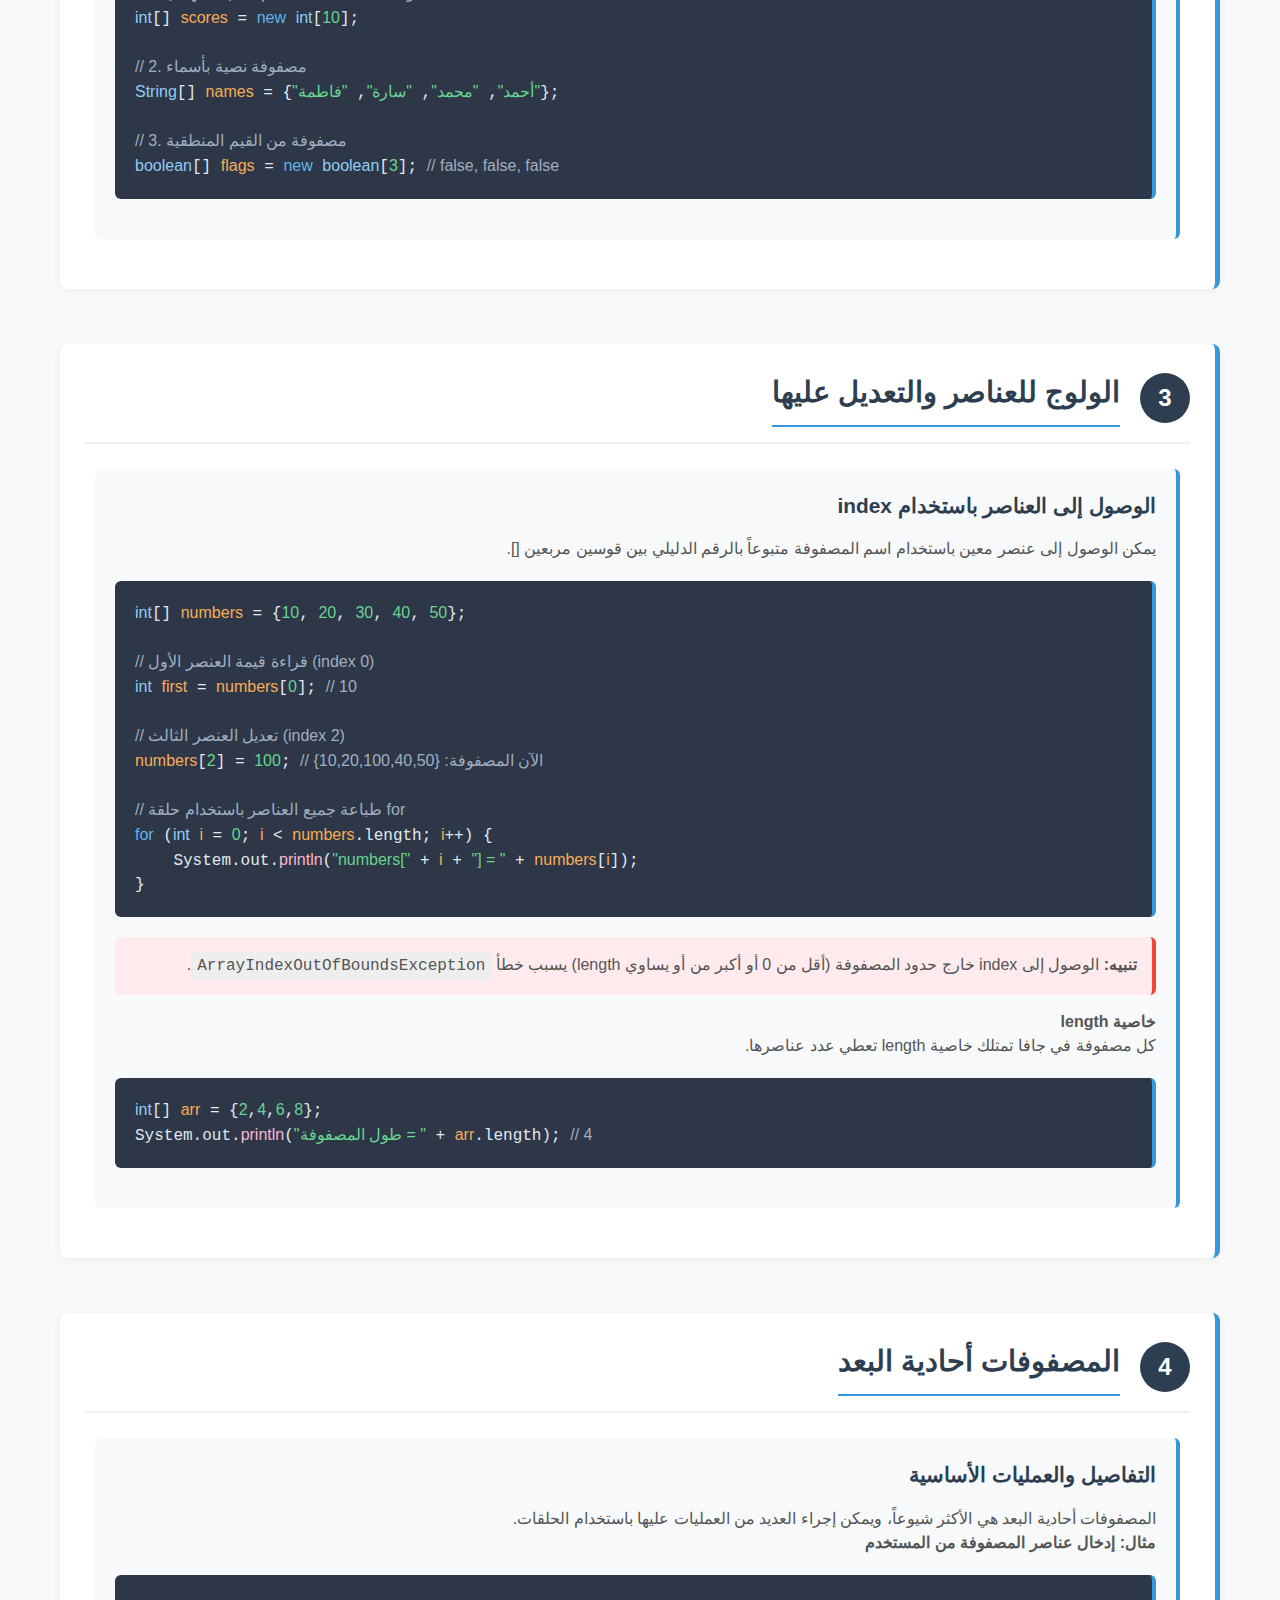
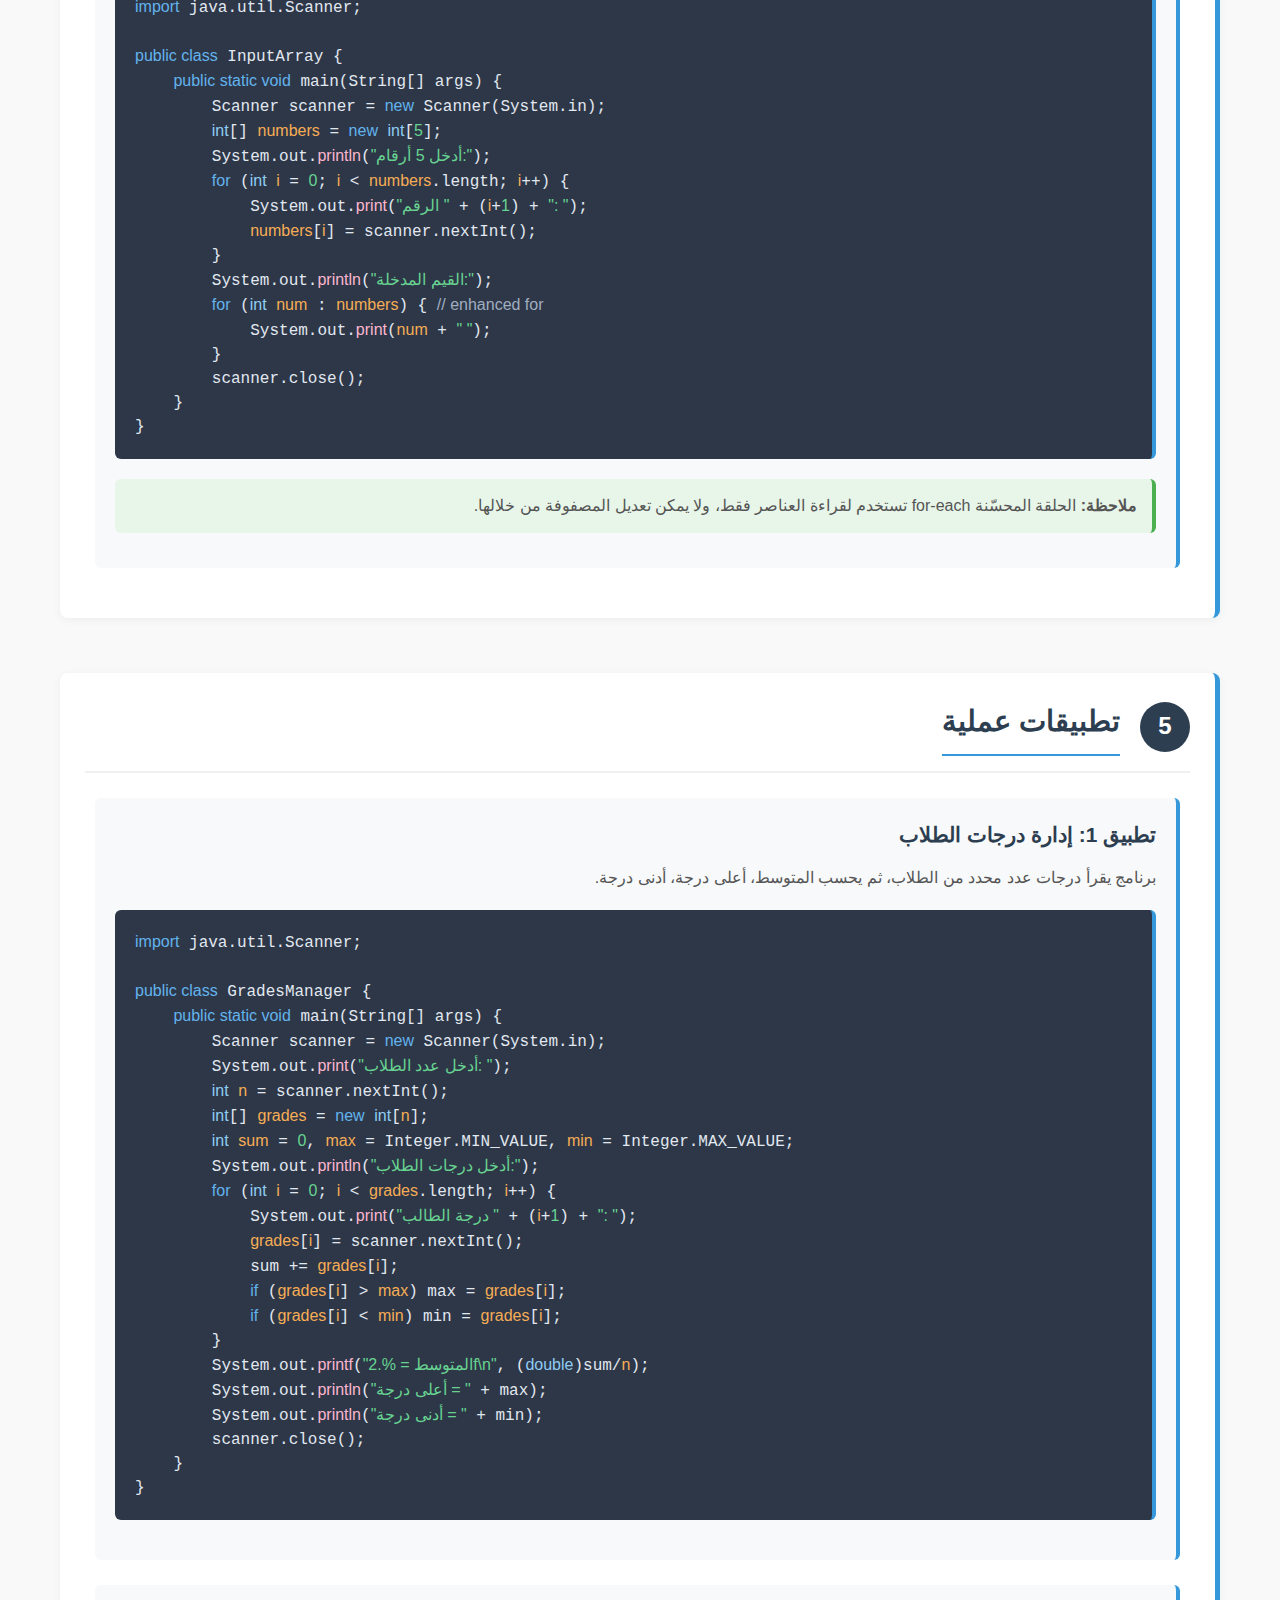
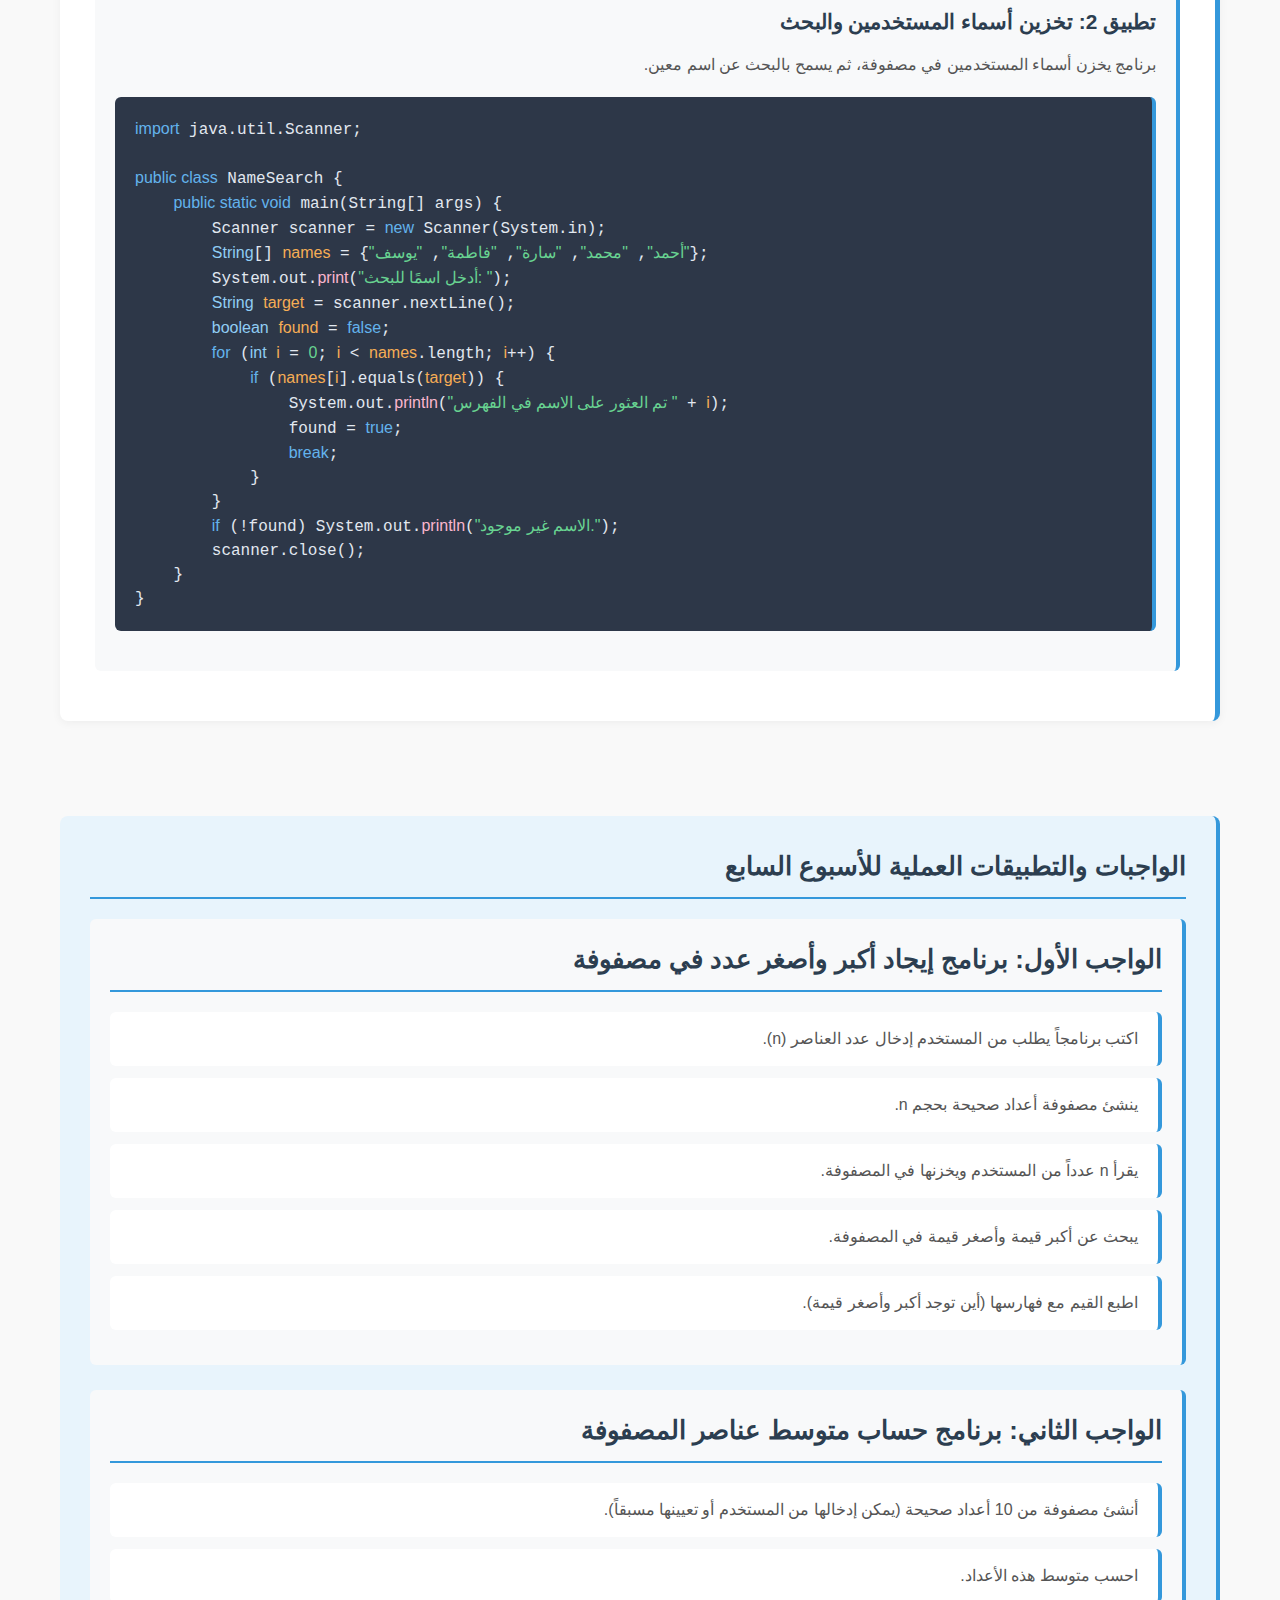
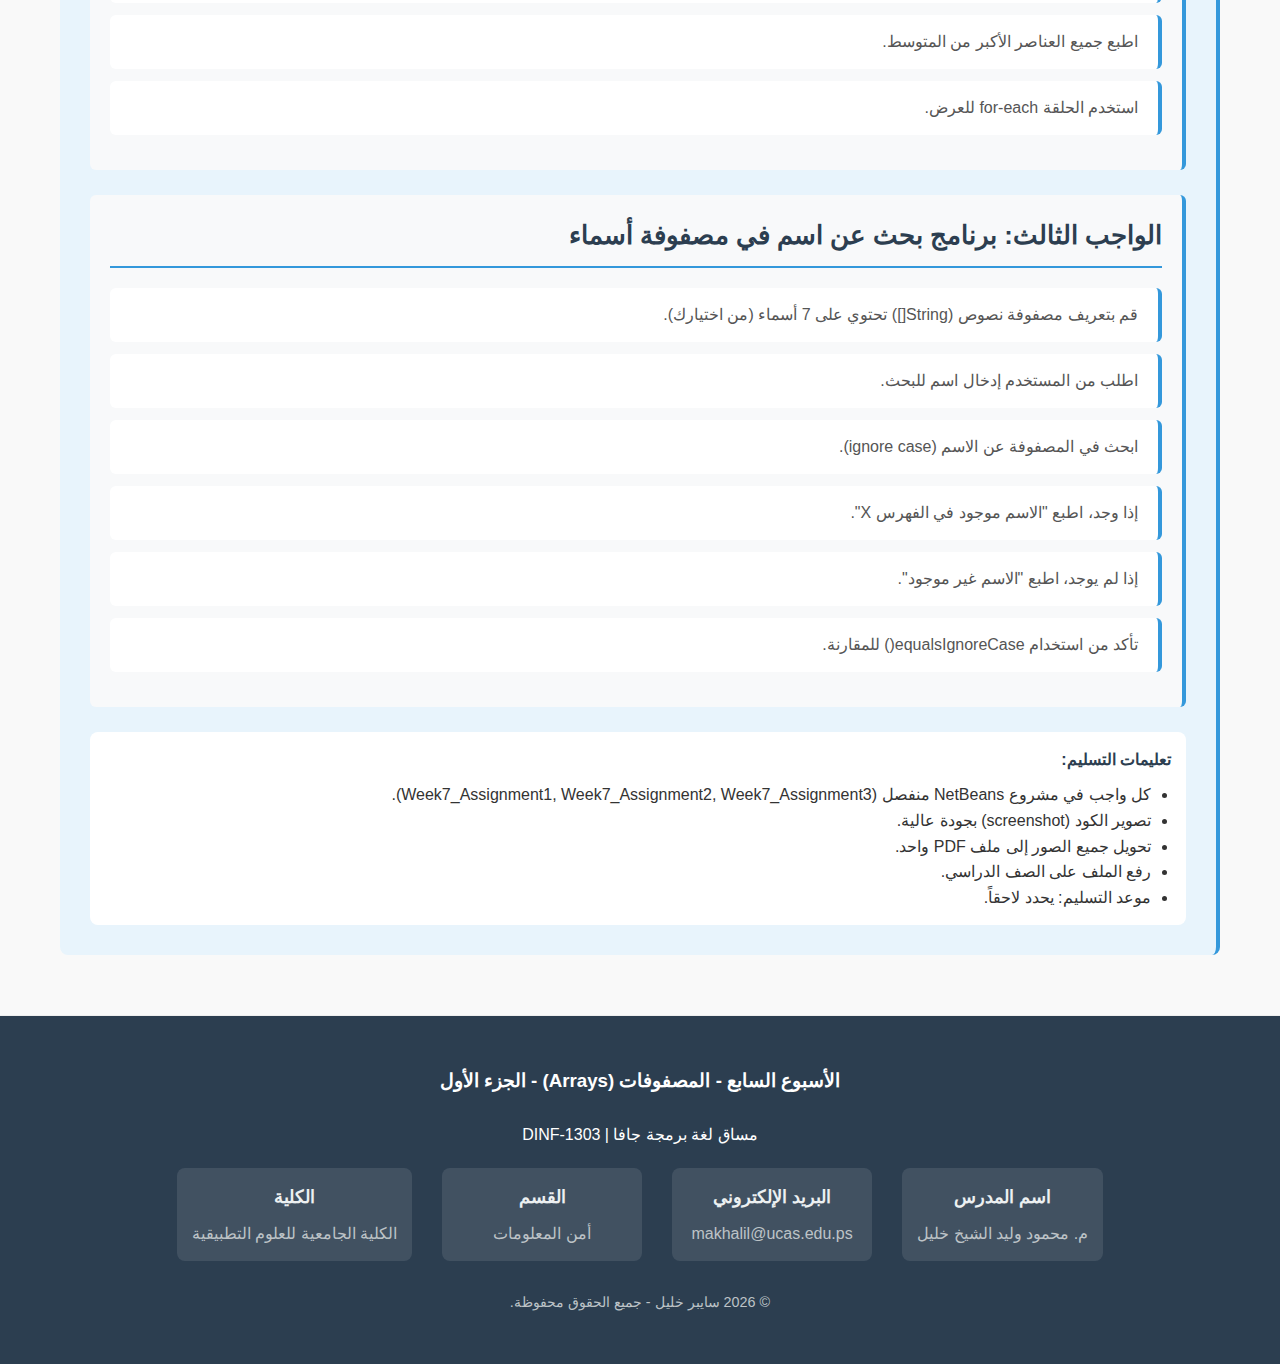
<file: Lecture7.html>
<!DOCTYPE html>
<html lang="ar" dir="rtl">
<head>
    <meta charset="UTF-8">
    <meta name="viewport" content="width=device-width, initial-scale=1.0">
    <title>الأسبوع السابع - المصفوفات (Arrays) | DINF-1303</title>
    <link rel="stylesheet" href="styles.css">
    <style>
        /* أنماط خاصة بتمثيل المصفوفات */
        .array-visual {
            background-color: white;
            border-radius: 8px;
            padding: 20px;
            margin: 20px 0;
            box-shadow: 0 3px 10px rgba(0,0,0,0.1);
            border: 1px solid #e0e0e0;
            text-align: center;
        }
        .array-container {
            display: flex;
            flex-wrap: wrap;
            justify-content: center;
            gap: 10px;
            margin: 20px 0;
            direction: ltr; /* لعرض المصفوفة من اليسار لليمين */
        }
        .array-cell {
            background-color: var(--secondary-color);
            color: white;
            width: 60px;
            height: 60px;
            display: flex;
            flex-direction: column;
            align-items: center;
            justify-content: center;
            border-radius: 6px;
            box-shadow: 0 2px 5px rgba(0,0,0,0.2);
            font-weight: bold;
        }
        .array-cell .index {
            font-size: 0.7rem;
            opacity: 0.8;
            margin-top: 5px;
        }
        .array-cell .value {
            font-size: 1.2rem;
        }
        .array-caption {
            color: var(--primary-color);
            font-weight: 600;
            margin-top: 15px;
        }
        .code-inline {
            background-color: #eee;
            padding: 2px 6px;
            border-radius: 4px;
            font-family: monospace;
            direction: ltr;
            display: inline-block;
        }
        .array-declaration-table {
            width: 100%;
            border-collapse: collapse;
            margin: 20px 0;
            background-color: white;
            box-shadow: 0 2px 8px rgba(0,0,0,0.1);
            border-radius: 8px;
            overflow: hidden;
        }
        .array-declaration-table th {
            background-color: var(--primary-color);
            color: white;
            padding: 12px;
        }
        .array-declaration-table td {
            padding: 10px;
            border-bottom: 1px solid #eee;
            text-align: right;
        }
        .array-declaration-table tr:last-child td {
            border-bottom: none;
        }
    </style>
</head>
<body>
    <!-- الهيدر -->
    <header class="main-header">
        <div class="container">
            <div class="header-content">
                <h1>الأسبوع السابع: المصفوفات (Arrays)</h1>
                <p>مساق لغة برمجة جافا - DINF-1303 | قسم أمن المعلومات</p>
                <div class="week-indicator">الأسبوع السابع من 12 أسبوع</div>
            </div>
        </div>
    </header>

    <div class="container">
        <!-- التنقل السريع -->
        <nav class="quick-nav">
            <div class="nav-links">
                <a href="#section1">مفهوم المصفوفات</a>
                <a href="#section2">تعريف وتهيئة</a>
                <a href="#section3">الولوج والتعديل</a>
                <a href="#section4">المصفوفات أحادية البعد</a>
                <a href="#section5">تطبيقات عملية</a>
                <a href="#assignments">الواجبات</a>
            </div>
        </nav>

        <!-- المحتوى الرئيسي -->
        <main class="main-content">
            <!-- القسم 1: مفهوم المصفوفات -->
            <section id="section1" class="section">
                <div class="section-header">
                    <div class="section-number">1</div>
                    <h2 class="section-title">مفهوم المصفوفات وأهميتها</h2>
                </div>
                <div class="section-content">
                    <div class="topic">
                        <h3 class="topic-title">ما هي المصفوفة؟</h3>
                        <div class="topic-content">
                            <div class="definition">
                                <strong>المصفوفة (Array):</strong> هي مجموعة من العناصر من نفس النوع، مخزنة في مواقع متتالية في الذاكرة، ويمكن الوصول إلى كل عنصر باستخدام رقم دليل (index).
                            </div>
                            <p>تخيل أنك تريد تخزين 100 درجة طالب. بدلاً من إنشاء 100 متغير منفصل (grade1, grade2, ...)، يمكنك إنشاء مصفوفة واحدة تحتوي على 100 درجة.</p>

                            <div class="array-visual">
                                <div class="array-container">
                                    <div class="array-cell">
                                        <span class="value">85</span>
                                        <span class="index">[0]</span>
                                    </div>
                                    <div class="array-cell">
                                        <span class="value">90</span>
                                        <span class="index">[1]</span>
                                    </div>
                                    <div class="array-cell">
                                        <span class="value">76</span>
                                        <span class="index">[2]</span>
                                    </div>
                                    <div class="array-cell">
                                        <span class="value">88</span>
                                        <span class="index">[3]</span>
                                    </div>
                                    <div class="array-cell">
                                        <span class="value">92</span>
                                        <span class="index">[4]</span>
                                    </div>
                                </div>
                                <div class="array-caption">مصفوفة من الأعداد الصحيحة (int[]) تحمل 5 درجات</div>
                                <p>يبدأ الترقيم (index) من <strong>0</strong>، لذا العنصر الأول في الموضع 0، والأخير في الموضع (الطول - 1).</p>
                            </div>
                        </div>
                    </div>
                </div>
            </section>

            <!-- القسم 2: تعريف وتهيئة المصفوفات -->
            <section id="section2" class="section">
                <div class="section-header">
                    <div class="section-number">2</div>
                    <h2 class="section-title">طريقة تعريف وتهيئة المصفوفات</h2>
                </div>
                <div class="section-content">
                    <div class="topic">
                        <h3 class="topic-title">طرق تعريف المصفوفة</h3>
                        <div class="topic-content">
                            <table class="array-declaration-table">
                                <thead>
                                    <tr>
                                        <th>الطريقة</th>
                                        <th>مثال</th>
                                        <th>شرح</th>
                                    </tr>
                                </thead>
                                <tbody>
                                    <tr>
                                        <td>تعريف فقط</td>
                                        <td><span class="code-inline">int[] numbers;</span></td>
                                        <td>يُعرِّف مصفوفة من الأعداد الصحيحة، لكنها غير مهيأة (null).</td>
                                    </tr>
                                    <tr>
                                        <td>تعريف مع تحديد الحجم</td>
                                        <td><span class="code-inline">int[] numbers = new int[5];</span></td>
                                        <td>ينشئ مصفوفة تتسع لـ 5 أعداد، جميعها قيمتها الافتراضية 0.</td>
                                    </tr>
                                    <tr>
                                        <td>تعريف مع قيم أولية</td>
                                        <td><span class="code-inline">int[] numbers = {10, 20, 30, 40, 50};</span></td>
                                        <td>ينشئ مصفوفة حجمها 5 ويضع القيم المعطاة.</td>
                                    </tr>
                                    <tr>
                                        <td>تعريف باستخدام new مع قيم</td>
                                        <td><span class="code-inline">int[] numbers = new int[]{1,2,3};</span></td>
                                        <td>طريقة أخرى للتهيئة بالقيم.</td>
                                    </tr>
                                </tbody>
                            </table>

                            <div class="code-example">
                                <span class="comment">// أمثلة عملية</span><br>
                                <span class="comment">// 1. مصفوفة أعداد صحيحة بحجم 10 (جميعها 0)</span><br>
                                <span class="type">int</span>[] <span class="variable">scores</span> = <span class="keyword">new</span> <span class="type">int</span>[<span class="string">10</span>];<br><br>

                                <span class="comment">// 2. مصفوفة نصية بأسماء</span><br>
                                <span class="type">String</span>[] <span class="variable">names</span> = {<span class="string">"أحمد"</span>, <span class="string">"محمد"</span>, <span class="string">"سارة"</span>, <span class="string">"فاطمة"</span>};<br><br>

                                <span class="comment">// 3. مصفوفة من القيم المنطقية</span><br>
                                <span class="type">boolean</span>[] <span class="variable">flags</span> = <span class="keyword">new</span> <span class="type">boolean</span>[<span class="string">3</span>]; <span class="comment">// false, false, false</span>
                            </div>
                        </div>
                    </div>
                </div>
            </section>

            <!-- القسم 3: الولوج والتعديل -->
            <section id="section3" class="section">
                <div class="section-header">
                    <div class="section-number">3</div>
                    <h2 class="section-title">الولوج للعناصر والتعديل عليها</h2>
                </div>
                <div class="section-content">
                    <div class="topic">
                        <h3 class="topic-title">الوصول إلى العناصر باستخدام index</h3>
                        <div class="topic-content">
                            <p>يمكن الوصول إلى عنصر معين باستخدام اسم المصفوفة متبوعاً بالرقم الدليلي بين قوسين مربعين <code>[]</code>.</p>

                            <div class="code-example">
                                <span class="type">int</span>[] <span class="variable">numbers</span> = {<span class="string">10</span>, <span class="string">20</span>, <span class="string">30</span>, <span class="string">40</span>, <span class="string">50</span>};<br><br>

                                <span class="comment">// قراءة قيمة العنصر الأول (index 0)</span><br>
                                <span class="type">int</span> <span class="variable">first</span> = <span class="variable">numbers</span>[<span class="string">0</span>]; <span class="comment">// 10</span><br><br>

                                <span class="comment">// تعديل العنصر الثالث (index 2)</span><br>
                                <span class="variable">numbers</span>[<span class="string">2</span>] = <span class="string">100</span>; <span class="comment">// الآن المصفوفة: {10,20,100,40,50}</span><br><br>

                                <span class="comment">// طباعة جميع العناصر باستخدام حلقة for</span><br>
                                <span class="keyword">for</span> (<span class="type">int</span> <span class="variable">i</span> = <span class="string">0</span>; <span class="variable">i</span> < <span class="variable">numbers</span>.length; <span class="variable">i</span>++) {<br>
                                &nbsp;&nbsp;&nbsp;&nbsp;System.out.<span class="function">println</span>(<span class="string">"numbers["</span> + <span class="variable">i</span> + <span class="string">"] = "</span> + <span class="variable">numbers</span>[<span class="variable">i</span>]);<br>
                                }
                            </div>

                            <div class="warning">
                                <strong>تنبيه:</strong> الوصول إلى index خارج حدود المصفوفة (أقل من 0 أو أكبر من أو يساوي length) يسبب خطأ <span class="code-inline">ArrayIndexOutOfBoundsException</span>.
                            </div>

                            <h4>خاصية length</h4>
                            <p>كل مصفوفة في جافا تمتلك خاصية <code>length</code> تعطي عدد عناصرها.</p>
                            <div class="code-example">
                                <span class="type">int</span>[] <span class="variable">arr</span> = {<span class="string">2</span>,<span class="string">4</span>,<span class="string">6</span>,<span class="string">8</span>};<br>
                                System.out.<span class="function">println</span>(<span class="string">"طول المصفوفة = "</span> + <span class="variable">arr</span>.length); <span class="comment">// 4</span>
                            </div>
                        </div>
                    </div>
                </div>
            </section>

            <!-- القسم 4: المصفوفات أحادية البعد -->
            <section id="section4" class="section">
                <div class="section-header">
                    <div class="section-number">4</div>
                    <h2 class="section-title">المصفوفات أحادية البعد</h2>
                </div>
                <div class="section-content">
                    <div class="topic">
                        <h3 class="topic-title">التفاصيل والعمليات الأساسية</h3>
                        <div class="topic-content">
                            <p>المصفوفات أحادية البعد هي الأكثر شيوعاً، ويمكن إجراء العديد من العمليات عليها باستخدام الحلقات.</p>

                            <h4>مثال: إدخال عناصر المصفوفة من المستخدم</h4>
                            <div class="code-example">
                                <span class="keyword">import</span> java.util.Scanner;<br><br>
                                <span class="keyword">public class</span> InputArray {<br>
                                &nbsp;&nbsp;&nbsp;&nbsp;<span class="keyword">public static void</span> main(String[] args) {<br>
                                &nbsp;&nbsp;&nbsp;&nbsp;&nbsp;&nbsp;&nbsp;&nbsp;Scanner scanner = <span class="keyword">new</span> Scanner(System.in);<br>
                                &nbsp;&nbsp;&nbsp;&nbsp;&nbsp;&nbsp;&nbsp;&nbsp;<span class="type">int</span>[] <span class="variable">numbers</span> = <span class="keyword">new</span> <span class="type">int</span>[<span class="string">5</span>];<br>
                                &nbsp;&nbsp;&nbsp;&nbsp;&nbsp;&nbsp;&nbsp;&nbsp;System.out.<span class="function">println</span>(<span class="string">"أدخل 5 أرقام:"</span>);<br>
                                &nbsp;&nbsp;&nbsp;&nbsp;&nbsp;&nbsp;&nbsp;&nbsp;<span class="keyword">for</span> (<span class="type">int</span> <span class="variable">i</span> = <span class="string">0</span>; <span class="variable">i</span> < <span class="variable">numbers</span>.length; <span class="variable">i</span>++) {<br>
                                &nbsp;&nbsp;&nbsp;&nbsp;&nbsp;&nbsp;&nbsp;&nbsp;&nbsp;&nbsp;&nbsp;&nbsp;System.out.<span class="function">print</span>(<span class="string">"الرقم "</span> + (<span class="variable">i</span>+<span class="string">1</span>) + <span class="string">": "</span>);<br>
                                &nbsp;&nbsp;&nbsp;&nbsp;&nbsp;&nbsp;&nbsp;&nbsp;&nbsp;&nbsp;&nbsp;&nbsp;<span class="variable">numbers</span>[<span class="variable">i</span>] = scanner.nextInt();<br>
                                &nbsp;&nbsp;&nbsp;&nbsp;&nbsp;&nbsp;&nbsp;&nbsp;}<br>
                                &nbsp;&nbsp;&nbsp;&nbsp;&nbsp;&nbsp;&nbsp;&nbsp;System.out.<span class="function">println</span>(<span class="string">"القيم المدخلة:"</span>);<br>
                                &nbsp;&nbsp;&nbsp;&nbsp;&nbsp;&nbsp;&nbsp;&nbsp;<span class="keyword">for</span> (<span class="type">int</span> <span class="variable">num</span> : <span class="variable">numbers</span>) { <span class="comment">// enhanced for</span><br>
                                &nbsp;&nbsp;&nbsp;&nbsp;&nbsp;&nbsp;&nbsp;&nbsp;&nbsp;&nbsp;&nbsp;&nbsp;System.out.<span class="function">print</span>(<span class="variable">num</span> + <span class="string">" "</span>);<br>
                                &nbsp;&nbsp;&nbsp;&nbsp;&nbsp;&nbsp;&nbsp;&nbsp;}<br>
                                &nbsp;&nbsp;&nbsp;&nbsp;&nbsp;&nbsp;&nbsp;&nbsp;scanner.close();<br>
                                &nbsp;&nbsp;&nbsp;&nbsp;}<br>
                                }
                            </div>

                            <div class="note">
                                <strong>ملاحظة:</strong> الحلقة المحسّنة <code>for-each</code> تستخدم لقراءة العناصر فقط، ولا يمكن تعديل المصفوفة من خلالها.
                            </div>
                        </div>
                    </div>
                </div>
            </section>

            <!-- القسم 5: تطبيقات عملية -->
            <section id="section5" class="section">
                <div class="section-header">
                    <div class="section-number">5</div>
                    <h2 class="section-title">تطبيقات عملية</h2>
                </div>
                <div class="section-content">
                    <div class="topic">
                        <h3 class="topic-title">تطبيق 1: إدارة درجات الطلاب</h3>
                        <div class="topic-content">
                            <p>برنامج يقرأ درجات عدد محدد من الطلاب، ثم يحسب المتوسط، أعلى درجة، أدنى درجة.</p>
                            <div class="code-example">
                                <span class="keyword">import</span> java.util.Scanner;<br><br>
                                <span class="keyword">public class</span> GradesManager {<br>
                                &nbsp;&nbsp;&nbsp;&nbsp;<span class="keyword">public static void</span> main(String[] args) {<br>
                                &nbsp;&nbsp;&nbsp;&nbsp;&nbsp;&nbsp;&nbsp;&nbsp;Scanner scanner = <span class="keyword">new</span> Scanner(System.in);<br>
                                &nbsp;&nbsp;&nbsp;&nbsp;&nbsp;&nbsp;&nbsp;&nbsp;System.out.<span class="function">print</span>(<span class="string">"أدخل عدد الطلاب: "</span>);<br>
                                &nbsp;&nbsp;&nbsp;&nbsp;&nbsp;&nbsp;&nbsp;&nbsp;<span class="type">int</span> <span class="variable">n</span> = scanner.nextInt();<br>
                                &nbsp;&nbsp;&nbsp;&nbsp;&nbsp;&nbsp;&nbsp;&nbsp;<span class="type">int</span>[] <span class="variable">grades</span> = <span class="keyword">new</span> <span class="type">int</span>[<span class="variable">n</span>];<br>
                                &nbsp;&nbsp;&nbsp;&nbsp;&nbsp;&nbsp;&nbsp;&nbsp;<span class="type">int</span> <span class="variable">sum</span> = <span class="string">0</span>, <span class="variable">max</span> = Integer.MIN_VALUE, <span class="variable">min</span> = Integer.MAX_VALUE;<br>
                                &nbsp;&nbsp;&nbsp;&nbsp;&nbsp;&nbsp;&nbsp;&nbsp;System.out.<span class="function">println</span>(<span class="string">"أدخل درجات الطلاب:"</span>);<br>
                                &nbsp;&nbsp;&nbsp;&nbsp;&nbsp;&nbsp;&nbsp;&nbsp;<span class="keyword">for</span> (<span class="type">int</span> <span class="variable">i</span> = <span class="string">0</span>; <span class="variable">i</span> < <span class="variable">grades</span>.length; <span class="variable">i</span>++) {<br>
                                &nbsp;&nbsp;&nbsp;&nbsp;&nbsp;&nbsp;&nbsp;&nbsp;&nbsp;&nbsp;&nbsp;&nbsp;System.out.<span class="function">print</span>(<span class="string">"درجة الطالب "</span> + (<span class="variable">i</span>+<span class="string">1</span>) + <span class="string">": "</span>);<br>
                                &nbsp;&nbsp;&nbsp;&nbsp;&nbsp;&nbsp;&nbsp;&nbsp;&nbsp;&nbsp;&nbsp;&nbsp;<span class="variable">grades</span>[<span class="variable">i</span>] = scanner.nextInt();<br>
                                &nbsp;&nbsp;&nbsp;&nbsp;&nbsp;&nbsp;&nbsp;&nbsp;&nbsp;&nbsp;&nbsp;&nbsp;sum += <span class="variable">grades</span>[<span class="variable">i</span>];<br>
                                &nbsp;&nbsp;&nbsp;&nbsp;&nbsp;&nbsp;&nbsp;&nbsp;&nbsp;&nbsp;&nbsp;&nbsp;<span class="keyword">if</span> (<span class="variable">grades</span>[<span class="variable">i</span>] > <span class="variable">max</span>) max = <span class="variable">grades</span>[<span class="variable">i</span>];<br>
                                &nbsp;&nbsp;&nbsp;&nbsp;&nbsp;&nbsp;&nbsp;&nbsp;&nbsp;&nbsp;&nbsp;&nbsp;<span class="keyword">if</span> (<span class="variable">grades</span>[<span class="variable">i</span>] < <span class="variable">min</span>) min = <span class="variable">grades</span>[<span class="variable">i</span>];<br>
                                &nbsp;&nbsp;&nbsp;&nbsp;&nbsp;&nbsp;&nbsp;&nbsp;}<br>
                                &nbsp;&nbsp;&nbsp;&nbsp;&nbsp;&nbsp;&nbsp;&nbsp;System.out.<span class="function">printf</span>(<span class="string">"المتوسط = %.2f\n"</span>, (<span class="type">double</span>)sum/<span class="variable">n</span>);<br>
                                &nbsp;&nbsp;&nbsp;&nbsp;&nbsp;&nbsp;&nbsp;&nbsp;System.out.<span class="function">println</span>(<span class="string">"أعلى درجة = "</span> + max);<br>
                                &nbsp;&nbsp;&nbsp;&nbsp;&nbsp;&nbsp;&nbsp;&nbsp;System.out.<span class="function">println</span>(<span class="string">"أدنى درجة = "</span> + min);<br>
                                &nbsp;&nbsp;&nbsp;&nbsp;&nbsp;&nbsp;&nbsp;&nbsp;scanner.close();<br>
                                &nbsp;&nbsp;&nbsp;&nbsp;}<br>
                                }
                            </div>
                        </div>
                    </div>

                    <div class="topic">
                        <h3 class="topic-title">تطبيق 2: تخزين أسماء المستخدمين والبحث</h3>
                        <div class="topic-content">
                            <p>برنامج يخزن أسماء المستخدمين في مصفوفة، ثم يسمح بالبحث عن اسم معين.</p>
                            <div class="code-example">
                                <span class="keyword">import</span> java.util.Scanner;<br><br>
                                <span class="keyword">public class</span> NameSearch {<br>
                                &nbsp;&nbsp;&nbsp;&nbsp;<span class="keyword">public static void</span> main(String[] args) {<br>
                                &nbsp;&nbsp;&nbsp;&nbsp;&nbsp;&nbsp;&nbsp;&nbsp;Scanner scanner = <span class="keyword">new</span> Scanner(System.in);<br>
                                &nbsp;&nbsp;&nbsp;&nbsp;&nbsp;&nbsp;&nbsp;&nbsp;<span class="type">String</span>[] <span class="variable">names</span> = {<span class="string">"أحمد"</span>, <span class="string">"محمد"</span>, <span class="string">"سارة"</span>, <span class="string">"فاطمة"</span>, <span class="string">"يوسف"</span>};<br>
                                &nbsp;&nbsp;&nbsp;&nbsp;&nbsp;&nbsp;&nbsp;&nbsp;System.out.<span class="function">print</span>(<span class="string">"أدخل اسمًا للبحث: "</span>);<br>
                                &nbsp;&nbsp;&nbsp;&nbsp;&nbsp;&nbsp;&nbsp;&nbsp;<span class="type">String</span> <span class="variable">target</span> = scanner.nextLine();<br>
                                &nbsp;&nbsp;&nbsp;&nbsp;&nbsp;&nbsp;&nbsp;&nbsp;<span class="type">boolean</span> <span class="variable">found</span> = <span class="keyword">false</span>;<br>
                                &nbsp;&nbsp;&nbsp;&nbsp;&nbsp;&nbsp;&nbsp;&nbsp;<span class="keyword">for</span> (<span class="type">int</span> <span class="variable">i</span> = <span class="string">0</span>; <span class="variable">i</span> < <span class="variable">names</span>.length; <span class="variable">i</span>++) {<br>
                                &nbsp;&nbsp;&nbsp;&nbsp;&nbsp;&nbsp;&nbsp;&nbsp;&nbsp;&nbsp;&nbsp;&nbsp;<span class="keyword">if</span> (<span class="variable">names</span>[<span class="variable">i</span>].equals(<span class="variable">target</span>)) {<br>
                                &nbsp;&nbsp;&nbsp;&nbsp;&nbsp;&nbsp;&nbsp;&nbsp;&nbsp;&nbsp;&nbsp;&nbsp;&nbsp;&nbsp;&nbsp;&nbsp;System.out.<span class="function">println</span>(<span class="string">"تم العثور على الاسم في الفهرس "</span> + <span class="variable">i</span>);<br>
                                &nbsp;&nbsp;&nbsp;&nbsp;&nbsp;&nbsp;&nbsp;&nbsp;&nbsp;&nbsp;&nbsp;&nbsp;&nbsp;&nbsp;&nbsp;&nbsp;found = <span class="keyword">true</span>;<br>
                                &nbsp;&nbsp;&nbsp;&nbsp;&nbsp;&nbsp;&nbsp;&nbsp;&nbsp;&nbsp;&nbsp;&nbsp;&nbsp;&nbsp;&nbsp;&nbsp;<span class="keyword">break</span>;<br>
                                &nbsp;&nbsp;&nbsp;&nbsp;&nbsp;&nbsp;&nbsp;&nbsp;&nbsp;&nbsp;&nbsp;&nbsp;}<br>
                                &nbsp;&nbsp;&nbsp;&nbsp;&nbsp;&nbsp;&nbsp;&nbsp;}<br>
                                &nbsp;&nbsp;&nbsp;&nbsp;&nbsp;&nbsp;&nbsp;&nbsp;<span class="keyword">if</span> (!found) System.out.<span class="function">println</span>(<span class="string">"الاسم غير موجود."</span>);<br>
                                &nbsp;&nbsp;&nbsp;&nbsp;&nbsp;&nbsp;&nbsp;&nbsp;scanner.close();<br>
                                &nbsp;&nbsp;&nbsp;&nbsp;}<br>
                                }
                            </div>
                        </div>
                    </div>
                </div>
            </section>

            <!-- الواجبات -->
            <section id="assignments" class="assignments">
                <h3>الواجبات والتطبيقات العملية للأسبوع السابع</h3>

                <div class="topic">
                    <h3 class="topic-title">الواجب الأول: برنامج إيجاد أكبر وأصغر عدد في مصفوفة</h3>
                    <div class="topic-content">
                        <ul class="task-list">
                            <li>اكتب برنامجاً يطلب من المستخدم إدخال عدد العناصر (n).</li>
                            <li>ينشئ مصفوفة أعداد صحيحة بحجم n.</li>
                            <li>يقرأ n عدداً من المستخدم ويخزنها في المصفوفة.</li>
                            <li>يبحث عن أكبر قيمة وأصغر قيمة في المصفوفة.</li>
                            <li>اطبع القيم مع فهارسها (أين توجد أكبر وأصغر قيمة).</li>
                        </ul>
                    </div>
                </div>

                <div class="topic">
                    <h3 class="topic-title">الواجب الثاني: برنامج حساب متوسط عناصر المصفوفة</h3>
                    <div class="topic-content">
                        <ul class="task-list">
                            <li>أنشئ مصفوفة من 10 أعداد صحيحة (يمكن إدخالها من المستخدم أو تعيينها مسبقاً).</li>
                            <li>احسب متوسط هذه الأعداد.</li>
                            <li>اطبع جميع العناصر الأكبر من المتوسط.</li>
                            <li>استخدم الحلقة for-each للعرض.</li>
                        </ul>
                    </div>
                </div>

                <div class="topic">
                    <h3 class="topic-title">الواجب الثالث: برنامج بحث عن اسم في مصفوفة أسماء</h3>
                    <div class="topic-content">
                        <ul class="task-list">
                            <li>قم بتعريف مصفوفة نصوص (String[]) تحتوي على 7 أسماء (من اختيارك).</li>
                            <li>اطلب من المستخدم إدخال اسم للبحث.</li>
                            <li>ابحث في المصفوفة عن الاسم (ignore case).</li>
                            <li>إذا وجد، اطبع "الاسم موجود في الفهرس X".</li>
                            <li>إذا لم يوجد، اطبع "الاسم غير موجود".</li>
                            <li>تأكد من استخدام <code>equalsIgnoreCase()</code> للمقارنة.</li>
                        </ul>
                    </div>
                </div>

                <div style="margin-top: 25px; padding: 15px; background-color: white; border-radius: 8px;">
                    <h4 style="color: var(--primary-color); margin-bottom: 10px;">تعليمات التسليم:</h4>
                    <ul style="padding-right: 20px;">
                        <li>كل واجب في مشروع NetBeans منفصل (Week7_Assignment1, Week7_Assignment2, Week7_Assignment3).</li>
                        <li>تصوير الكود (screenshot) بجودة عالية.</li>
                        <li>تحويل جميع الصور إلى ملف PDF واحد.</li>
                        <li>رفع الملف على الصف الدراسي.</li>
                        <li>موعد التسليم: يحدد لاحقاً.</li>
                    </ul>
                </div>
            </section>
        </main>
    </div>

    <!-- الفوتر -->
    <footer class="footer">
        <div class="container">
            <h3>الأسبوع السابع - المصفوفات (Arrays) - الجزء الأول</h3>
            <br>
            <p>مساق لغة برمجة جافا | DINF-1303</p>

            <div class="footer-info">
                <div class="footer-item">
                    <h4>اسم المدرس</h4>
                    <p>م. محمود وليد الشيخ خليل</p>
                </div>
                <div class="footer-item">
                    <h4>البريد الإلكتروني</h4>
                    <p>makhalil@ucas.edu.ps</p>
                </div>
                <div class="footer-item">
                    <h4>القسم</h4>
                    <p>أمن المعلومات</p>
                </div>
                <div class="footer-item">
                    <h4>الكلية</h4>
                    <p>الكلية الجامعية للعلوم التطبيقية</p>
                </div>
            </div>

            <p style="margin-top: 30px; color: #bdc3c7; font-size: 0.9rem;">
                © 2026 سايبر خليل - جميع الحقوق محفوظة.
            </p>
        </div>
    </footer>

    <script>
        // سكريبت التنقل السلس
        document.querySelectorAll('.nav-links a').forEach(anchor => {
            anchor.addEventListener('click', function(e) {
                e.preventDefault();
                const targetId = this.getAttribute('href');
                const targetElement = document.querySelector(targetId);
                window.scrollTo({
                    top: targetElement.offsetTop - 100,
                    behavior: 'smooth'
                });
            });
        });
    </script>
</body>
</html>
</file>
<file: styles.css>
/* style.css - الأنماط المشتركة لجميع دروس جافا */

:root {
    --primary-color: #2c3e50;
    --secondary-color: #3498db;
    --accent-color: #27ae60;
    --light-color: #ecf0f1;
    --text-color: #333;
}

* {
    margin: 0;
    padding: 0;
    box-sizing: border-box;
    font-family: 'Segoe UI', Tahoma, Geneva, Verdana, sans-serif;
}

body {
    background-color: #f9f9f9;
    color: var(--text-color);
    line-height: 1.6;
}

.container {
    max-width: 1200px;
    margin: 0 auto;
    padding: 20px;
}

/* الهيدر الموحد */
.main-header {
    background: linear-gradient(135deg, var(--primary-color), var(--secondary-color));
    color: white;
    padding: 30px 0;
    text-align: center;
    border-radius: 0 0 10px 10px;
    box-shadow: 0 4px 12px rgba(0, 0, 0, 0.1);
    margin-bottom: 30px;
}

.header-content h1 {
    font-size: 2.2rem;
    margin-bottom: 10px;
    color: white;
}

.header-content p {
    font-size: 1.1rem;
    opacity: 0.9;
    margin-bottom: 15px;
}

.week-indicator {
    background-color: var(--secondary-color);
    color: white;
    display: inline-block;
    padding: 8px 20px;
    border-radius: 4px;
    font-weight: bold;
    font-size: 1.1rem;
}

/* التنقل السريع الموحد */
.quick-nav {
    background-color: white;
    padding: 15px 0;
    box-shadow: 0 2px 10px rgba(0, 0, 0, 0.05);
    border-radius: 8px;
    margin-bottom: 30px;
    position: sticky;
    top: 0;
    z-index: 100;
}

.nav-links {
    display: flex;
    justify-content: center;
    flex-wrap: wrap;
    gap: 15px;
}

.nav-links a {
    color: var(--primary-color);
    text-decoration: none;
    padding: 8px 20px;
    border-radius: 4px;
    border: 2px solid #e0e0e0;
    transition: all 0.3s ease;
    font-weight: 500;
}

.nav-links a:hover {
    background-color: var(--secondary-color);
    color: white;
    border-color: var(--secondary-color);
}

/* المحتوى الرئيسي الموحد */
.main-content {
    display: grid;
    grid-template-columns: 1fr;
    gap: 30px;
}

.section {
    background-color: white;
    padding: 25px;
    border-radius: 8px;
    box-shadow: 0 2px 10px rgba(0, 0, 0, 0.05);
    margin-bottom: 25px;
    border-right: 5px solid var(--secondary-color);
}

.section-header {
    display: flex;
    align-items: center;
    margin-bottom: 25px;
    padding-bottom: 15px;
    border-bottom: 2px solid #f0f0f0;
}

.section-number {
    background-color: var(--primary-color);
    color: white;
    width: 50px;
    height: 50px;
    border-radius: 50%;
    display: flex;
    align-items: center;
    justify-content: center;
    font-size: 1.5rem;
    font-weight: bold;
    margin-left: 20px;
    flex-shrink: 0;
}

.section-title {
    color: var(--primary-color);
    font-size: 1.8rem;
    margin: 0;
    border-bottom: 2px solid var(--secondary-color);
    padding-bottom: 10px;
}

/* محتوى القسم الموحد */
.section-content {
    padding: 0 10px;
}

.topic {
    margin-bottom: 25px;
    padding: 20px;
    background-color: #f8f9fa;
    border-radius: 6px;
    border-right: 4px solid var(--secondary-color);
    transition: all 0.3s ease;
}

.topic:hover {
    background-color: #e9ecef;
    transform: translateX(-5px);
}

.topic-title {
    color: var(--primary-color);
    font-weight: bold;
    font-size: 1.3rem;
    margin-bottom: 15px;
    display: block;
}

.topic-content {
    color: #555;
    font-size: 1rem;
    line-height: 1.5;
}

.topic-content ul {
    list-style-type: none;
    padding-right: 0;
    margin: 15px 0;
}

.topic-content li {
    margin-bottom: 10px;
    padding: 10px;
    background-color: white;
    border-radius: 6px;
    border-right: 3px solid #e0e0e0;
}

/* الأمثلة البرمجية الموحدة */
.code-example {
    background-color: #2d3748;
    color: #e2e8f0;
    padding: 20px;
    border-radius: 6px;
    margin: 20px 0;
    font-family: 'Courier New', monospace;
    overflow-x: auto;
    border-right: 4px solid var(--secondary-color);
    direction: ltr;
    text-align: left;
    unicode-bidi: embed;
}

.code-example .keyword {
    color: #63b3ed;
}

.code-example .string {
    color: #68d391;
}

.code-example .comment {
    color: #a0aec0;
}

.code-example .function {
    color: #fbb6ce;
}

.code-example .variable {
    color: #f6ad55;
}

.code-example .type {
    color: #90cdf4;
}

/* المهام والواجبات الموحدة */
.assignments {
    background-color: #e8f4fc;
    border-radius: 8px;
    padding: 30px;
    margin-top: 40px;
    border-right: 4px solid #3498db;
}

.assignments h3 {
    color: var(--primary-color);
    margin-bottom: 20px;
    font-size: 1.6rem;
    border-bottom: 2px solid var(--secondary-color);
    padding-bottom: 10px;
}

.task-list {
    list-style-type: none;
}

.task-list li {
    background-color: white;
    padding: 15px 20px;
    margin-bottom: 12px;
    border-radius: 6px;
    border-right: 4px solid var(--secondary-color);
    transition: all 0.3s ease;
}

.task-list li:hover {
    background-color: #e9ecef;
    transform: translateX(-5px);
}

/* الفوتر الموحد */
.footer {
    background-color: var(--primary-color);
    color: white;
    padding: 30px 0;
    margin-top: 40px;
    text-align: center;
    border-top: 1px solid #eee;
}

.footer-info {
    display: flex;
    justify-content: center;
    flex-wrap: wrap;
    gap: 30px;
    margin-top: 20px;
}

.footer-item {
    text-align: center;
    min-width: 200px;
    padding: 15px;
    background-color: rgba(255, 255, 255, 0.1);
    border-radius: 8px;
}

.footer-item h4 {
    margin-bottom: 10px;
    color: #ecf0f1;
    font-size: 1.1rem;
}

.footer-item p {
    color: #bdc3c7;
}

/* تأثيرات إضافية موحدة */
.highlight {
    background-color: #fff3cd;
    padding: 3px 6px;
    border-radius: 3px;
    border: 1px solid #ffeaa7;
}

.definition, .note, .warning {
    padding: 15px;
    margin: 15px 0;
    border-radius: 6px;
    border-right: 4px solid;
}

.definition {
    background-color: #f8f9fa;
    border-color: #6c757d;
}

.definition strong {
    color: var(--primary-color);
}

.note {
    background-color: #e8f5e9;
    border-color: #4caf50;
}

.warning {
    background-color: #ffebee;
    border-color: #f44336;
}

/* التجاوب الموحد */
@media (max-width: 768px) {
    .container {
        padding: 15px;
    }
    
    .header-content h1 {
        font-size: 1.6rem;
    }
    
    .section {
        padding: 20px 15px;
    }
    
    .section-title {
        font-size: 1.5rem;
    }
    
    .nav-links {
        gap: 8px;
    }
    
    .nav-links a {
        padding: 6px 12px;
        font-size: 0.9rem;
    }
    
    .topic {
        padding: 15px;
    }
    
    .footer-info {
        flex-direction: column;
        align-items: center;
        gap: 15px;
    }
}
</file>
